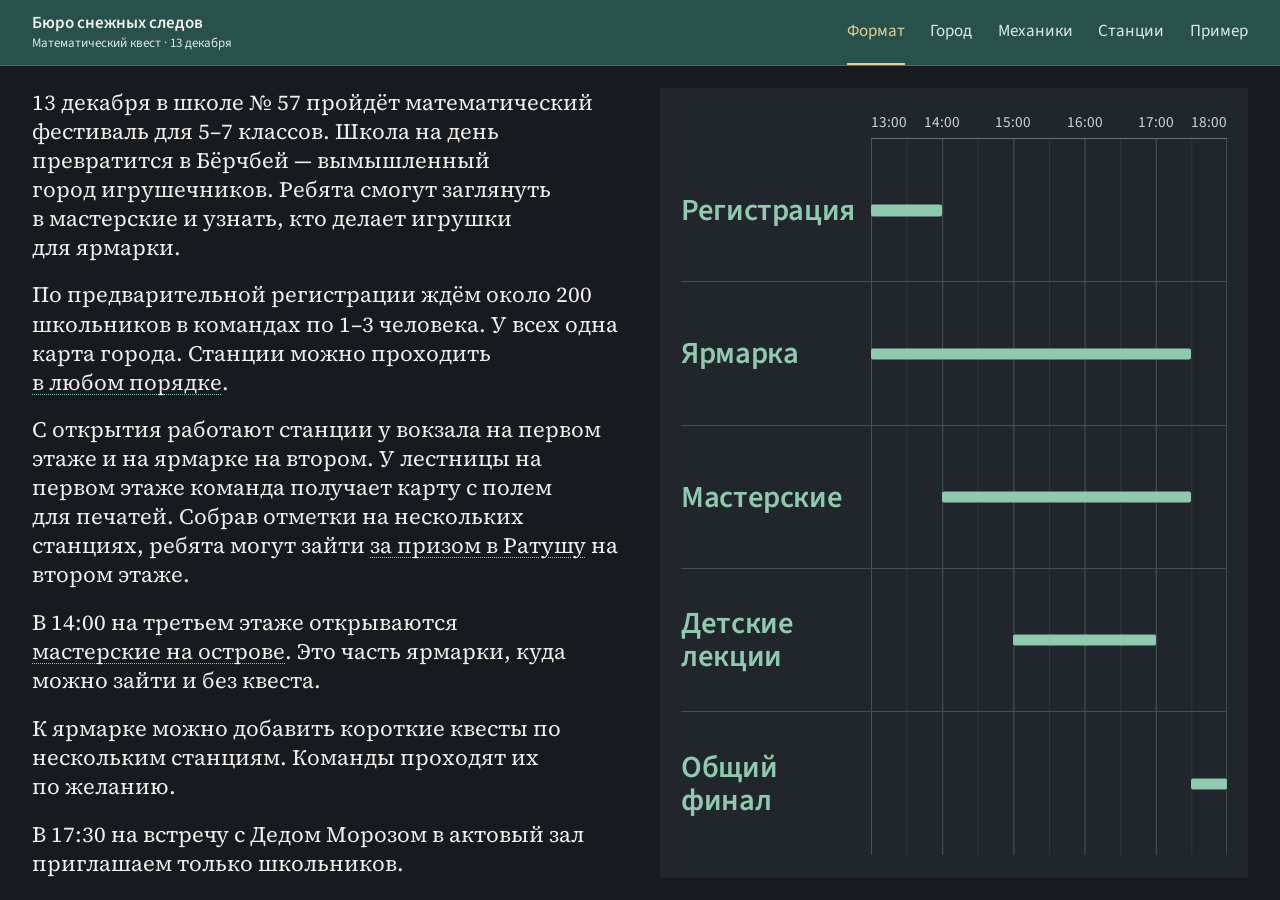
<file: birchbay/index.html>
<!DOCTYPE html>

<html lang="ru">
<head>
<meta charset="utf-8"/>
<meta content="width=device-width, initial-scale=1" name="viewport"/>
<title>Бюро снежных следов</title>
<link href="festival.css?v=c211afcf9a03" rel="stylesheet"/>
<meta content="Бюро снежных следов" property="og:title"/><meta content="Бюро снежных следов" property="og:site_name"/><meta content="13 декабря. Программа, станции и рабочий комплект команды фестиваля." property="og:description"/><meta content="website" property="og:type"/><meta content="https://d1-d57.github.io/kvest-57-2026/birchbay/" property="og:url"/><meta content="summary" name="twitter:card"/><meta content="Фестиваль 13 декабря в школе № 57: программа, Бёрчбей, станции, письма и печатные материалы для проведения." name="description"/><meta content="#29514b" name="theme-color"/></head>
<body>
<main id="cc">
<header class="festival-header">
<div class="festival-header-inner">
<a class="festival-brand" href="#format"><strong>Бюро снежных следов</strong> <small>Математический квест · 13 декабря</small></a>
<nav aria-label="Разделы фестиваля" class="festival-nav">
<a aria-current="page" href="#format">Формат</a>
<a href="#city">Город</a>
<a href="#games">Механики</a>
<a href="#festival-stations">Станции</a>
<a href="#example">Пример</a>
</nav>
</div>
</header>
<section aria-label="Формат" class="festival-panel hero" id="format">
<div class="festival-copy">
<p>13 декабря в школе № 57 пройдёт математический фестиваль для 5–7 классов. Школа на день превратится в Бёрчбей — вымышленный город игрушечников. Ребята смогут заглянуть в мастерские и узнать, кто делает игрушки для ярмарки.</p>
<p>По предварительной регистрации ждём около 200 школьников в командах по 1–3 человека. У всех одна карта города. Станции можно проходить <button aria-controls="faq-order" aria-expanded="false" aria-label="в любом порядке. А если мы пришли позже или хотим на лекцию?" class="mechanic-trigger faq-term" popovertarget="faq-order" type="button">в любом порядке</button>.</p>
<p>С открытия работают станции у вокзала на первом этаже и на ярмарке на втором. У лестницы на первом этаже команда получает карту с полем для печатей. Собрав отметки на нескольких станциях, ребята могут зайти <button aria-controls="faq-prize" aria-expanded="false" aria-label="за призом в Ратушу. Можно ли получить приз без квеста?" class="mechanic-trigger faq-term" popovertarget="faq-prize" type="button">за призом в Ратушу</button> на втором этаже.</p>
<p>В 14:00 на третьем этаже открываются <button aria-controls="faq-island" aria-expanded="false" aria-label="мастерские на острове. Чем мастерские отличаются от ярмарки и почему открываются позже?" class="mechanic-trigger faq-term" popovertarget="faq-island" type="button">мастерские на острове</button>. Это часть ярмарки, куда можно зайти и без квеста.</p>
<p>К ярмарке можно добавить короткие квесты по нескольким станциям. Команды проходят их по желанию.</p>
<p>В 17:30 на встречу с Дедом Морозом в актовый зал приглашаем только школьников.</p>
</div>
<section aria-label="Расписание фестиваля" class="day-program">
<div class="program-chart"><div aria-hidden="true" class="program-ruler"><span style="left:0%">13<small>:00</small></span><span style="left:20%">14<small>:00</small></span><span style="left:40%">15<small>:00</small></span><span style="left:60%">16<small>:00</small></span><span style="left:80%">17<small>:00</small></span><span style="left:100%">18<small>:00</small></span></div>
<ol class="program-events"><li class="program-row" style="--start:0%;--duration:20%"><div class="program-event"><button aria-controls="program-detail-1" aria-expanded="false" aria-label="Регистрация. Подробнее" class="mechanic-trigger" popovertarget="program-detail-1" type="button">Регистрация</button></div><div aria-label="Регистрация, с 13:00 до 14:00" class="program-track" role="img"><span class="program-bar"></span></div></li><li class="program-row" style="--start:0%;--duration:90%"><div class="program-event"><button aria-controls="program-detail-2" aria-expanded="false" aria-label="Ярмарка. Подробнее" class="mechanic-trigger" popovertarget="program-detail-2" type="button">Ярмарка</button></div><div aria-label="Ярмарка, с 13:00 до 17:30" class="program-track" role="img"><span class="program-bar"></span></div></li><li class="program-row" style="--start:20%;--duration:70%"><div class="program-event"><button aria-controls="program-detail-4" aria-expanded="false" aria-label="Мастерские. Подробнее" class="mechanic-trigger" popovertarget="program-detail-4" type="button">Мастерские</button></div><div aria-label="Мастерские, с 14:00 до 17:30" class="program-track" role="img"><span class="program-bar"></span></div></li><li class="program-row" style="--start:40%;--duration:40%"><div class="program-event"><button aria-controls="program-detail-5" aria-expanded="false" aria-label="Детские лекции. Подробнее" class="mechanic-trigger" popovertarget="program-detail-5" type="button">Детские лекции</button></div><div aria-label="Детские лекции, с 15:00 до 17:00" class="program-track" role="img"><span class="program-bar"></span></div></li><li class="program-row" style="--start:90%;--duration:10%"><div class="program-event"><button aria-controls="program-detail-6" aria-expanded="false" aria-label="Общий финал. Подробнее" class="mechanic-trigger" popovertarget="program-detail-6" type="button">Общий финал</button></div><div aria-label="Общий финал, с 17:30 до 18:00" class="program-track" role="img"><span class="program-bar"></span></div></li></ol></div>
</section>
</section>
<section aria-label="Город" class="festival-panel" hidden="" id="city">
<div aria-label="Сюжет" class="city-story" id="fabula" role="region">
<p>На берегу реки стоит Бёрчбей, город игрушечников. На острове напротив пристани работает Мастер с помощниками. К его мастерской с ярмарочной площади ведёт деревянный мост.</p>
<p>Каждую зиму на ярмарку привозят новые игрушки. К открытию ребята приезжают поездом и первыми пробуют их в деле. В лавках можно решить задачу, сыграть в игру или смастерить игрушку.</p>
<p>С ярмарки можно отправиться на остров. Для желающих несколько станций можно связать одной историей.</p>
<p>За мостом работают мастерские. Здесь ребята встречают снеговика:<br/>
у него своё сыскное агентство — Бюро снежных следов.</p>
<p>Среди этих чудес они начинают догадываться, кто хозяин мастерских. В финале Дед Мороз сам выходит к детям.</p>
</div>
<div aria-label="Расположение" class="city-location" id="school" role="region">
<ul class="zone-list"><li><button aria-controls="zone-directory-note" aria-expanded="false" aria-haspopup="dialog" class="zone-trigger" data-places="stations-arrival" popovertarget="zone-directory-note" type="button">Вокзал и Привокзальная площадь</button><small>гардероб</small><p>В гардеробе дети «сходят с поезда». У столов под лестницей дежурные находят команду в списке и выдают карту для прогулки по городу. На ней же ставят отметки.</p></li><li><button aria-controls="zone-directory-note" aria-expanded="false" aria-haspopup="dialog" class="zone-trigger" data-places="stations-quay" popovertarget="zone-directory-note" type="button">Набережная</button><small>I этаж</small><p>От площади одни команды идут в сторону пристани, другие спускаются в <button aria-controls="zone-directory-note" aria-expanded="false" aria-haspopup="dialog" class="zone-trigger zone-inline" data-places="stations-hill" popovertarget="zone-directory-note" type="button">спортзал</button> или сразу поднимаются на ярмарку.</p></li><li><button aria-controls="zone-directory-note" aria-expanded="false" aria-haspopup="dialog" class="zone-trigger" data-places="stations-fair stations-old-town" popovertarget="zone-directory-note" type="button">Ярмарка и Старый город</button><small>II этаж</small><p><button aria-controls="zone-directory-note" aria-expanded="false" aria-haspopup="dialog" class="zone-trigger zone-inline" data-places="stations-tree" popovertarget="zone-directory-note" type="button">У ёлки</button> на втором этаже сходятся два крыла. В одном торгуют и играют, в другом работают <button aria-controls="zone-directory-note" aria-expanded="false" aria-haspopup="dialog" class="zone-trigger zone-inline" data-places="stations-old-town" popovertarget="zone-directory-note" type="button">театр, училище и мастерские</button>. В учительской у ёлки — штаб организаторов.</p></li><li><button aria-controls="zone-directory-note" aria-expanded="false" aria-haspopup="dialog" class="zone-trigger" data-places="stations-island" popovertarget="zone-directory-note" type="button">Мастерские Деда Мороза</button><small>III этаж</small><p>Наверху дети попадают в усадьбу. За одной дверью собирают ёлочные игрушки, за другой показывают театр теней. Помощник Мастера подскажет, где есть места.</p></li><li><button aria-controls="zone-directory-note" aria-expanded="false" aria-haspopup="dialog" class="zone-trigger" data-places="stations-hall" popovertarget="zone-directory-note" type="button">Дом Деда Мороза</button><small>актовый зал</small><p>В Бюро гостей встречает снеговик-сыщик, а в актовом зале слушают лекции и собираются на финал. После основного потока гостей часть волонтёров переходит с регистрации в Бюро. Внизу остаётся дежурный для опоздавших.</p></li></ul>
</div>
</section>
<div class="zone-card" id="zone-directory-note" popover="auto" role="dialog">
<div class="zone-card-inner" tabindex="0"></div>
<button aria-label="Закрыть" class="zone-close" type="button">×</button>
</div>
<section aria-label="Механики" class="festival-panel" id="games"><p class="play-intro">На ярмарке ребята сами выбирают занятия.</p>
<div class="festival-copy"><ul class="stage-list"><li><button aria-controls="mechanic-example-1" aria-expanded="false" aria-label="Решить задачу. Примеры" class="mechanic-trigger" popovertarget="mechanic-example-1" type="button">Решить задачу</button> На станции команда берёт листок с задачами разной трудности. Выбирает одну, записывает решение и объясняет его ведущему. За следующей можно вернуться позже. </li><li><button aria-controls="mechanic-example-2" aria-expanded="false" aria-label="Сыграть партию. Примеры" class="mechanic-trigger" popovertarget="mechanic-example-2" type="button">Сыграть партию</button> Команды играют друг с другом. Если соперника пока нет, за стол садится ведущий. После партии можно разобрать ходы или взять задачу про ту же игру. </li><li><button aria-controls="mechanic-example-3" aria-expanded="false" aria-label="Смастерить игрушку. Примеры" class="mechanic-trigger" popovertarget="mechanic-example-3" type="button">Смастерить игрушку</button> Ребята собирают игрушку и проверяют, как она работает. Если что-то заедает или не держится, меняют конструкцию и пробуют снова. </li><li><button aria-controls="mechanic-example-4" aria-expanded="false" aria-label="Договориться с напарником. Примеры" class="mechanic-trigger" popovertarget="mechanic-example-4" type="button">Договориться с напарником</button> У каждого своя часть задания. Можно работать внутри команды, объединиться с соседями или попросить ведущего стать напарником. </li><li><button aria-controls="mechanic-example-5" aria-expanded="false" aria-label="Пройти квест. Примеры" class="mechanic-trigger" popovertarget="mechanic-example-5" type="button">Пройти квест</button> Дополнительный квест объединяет несколько станций в один маршрут. На последней станции ведущий ставит на карте отдельную отметку. </li><li><button aria-controls="mechanic-example-6" aria-expanded="false" aria-label="Получить отметку. Примеры" class="mechanic-trigger" popovertarget="mechanic-example-6" type="button">Получить отметку</button> За выполненное задание, готовую игрушку или сыгранную партию ведущий ставит печать на карте команды. С отметками за несколько станций можно зайти за призом в Ратушу. </li></ul></div>
</section>
<section aria-label="Станции" class="festival-panel" hidden="" id="festival-stations"><div class="catalog-key"><span class="sample-station">Игровые станции</span><span class="sample-place" title="Вокзал, площадь, ёлка, штаб, вход в усадьбу, Бюро и актовый зал">Службы и места встречи</span><a href="https://docs.google.com/spreadsheets/d/1_-AZ2h8Fq_GWkSKkp-a6S1Gc4gWQIEbKwZvOWYt6vDA/edit">Таблица станций</a><div class="catalog-note"><button aria-controls="provisional-note" aria-describedby="provisional-note" aria-expanded="false" type="button">Предварительный список </button><p class="note-text" hidden="" id="provisional-note" role="tooltip">В каталоге собраны предложения. Какие станции откроются и в каких кабинетах, уточним с ведущими после обхода школы. Раздатку для ведущих подготовят и напечатают организаторы.</p></div></div><div class="venue-guide"><div class="venue-column"><section class="school-place" id="stations-arrival" tabindex="-1"><h2>Вокзал и площадь<small>вход</small></h2><ul><li class="service"><strong>Вокзал</strong><span class="station-action">Оставить куртки в гардеробе и подняться на привокзальную площадь.</span></li><li class="service"><strong>Привокзальная площадь</strong><span class="station-action">У столов под лестницей взять одну карту с полем для печатей на команду.</span></li></ul></section><section class="school-place" id="stations-quay" tabindex="-1"><h2>Набережная<small>I этаж</small></h2><ul><li><strong>Дом станционного смотрителя</strong><span class="station-action">Пройти путевой лабиринт без левых поворотов.</span></li><li><strong>Сигнальная будка</strong><span class="station-action">Передать слово флажками. Напарник читает по сигнальной азбуке.</span></li><li><strong>Мостовая мастерская</strong><span class="station-action">Собрать мост из линеек или связать плот из палочек.</span></li><li><strong>Пристань паромщика</strong><span class="station-action">Решить задачи на переправы.</span></li><li><strong>Пекарня</strong><span class="station-action">Сыграть в ним с тремя рядами баранок: за ход можно брать баранки только из одного ряда.</span></li></ul></section><section class="school-place" id="stations-hill" tabindex="-1"><h2>Снежная горка<small>спортзал</small></h2><ul><li><strong>Ледяная дорожка</strong><span class="station-action">Сыграть в напольный кёрлинг. Чей мешочек остановится ближе к центру мишени?</span></li></ul></section><section class="school-place" id="stations-tree" tabindex="-1"><h2>Ёлочная площадь<small>холл II этажа</small></h2><ul><li class="service"><strong>Общая ёлка</strong><span class="station-action">Вариант для холла — общая ёлка на электронной доске.</span></li><li class="service"><strong>Ратуша</strong><span class="station-action">В учительской — штаб организаторов. Здесь выдают приз по отметкам на карте команды.</span></li></ul></section></div><div class="venue-column"><section class="school-place" id="stations-fair" tabindex="-1"><h2>Ярмарка<small>II этаж</small></h2><ul><li><strong>Зеркальная лавка</strong><span class="station-action">Восстановить вывеску с помощью зеркала.</span></li><li><strong>Трактир</strong><span class="station-action">Сыграть в SET с хозяйкой или с соседней командой.</span></li><li><strong>Типография</strong><span class="station-action">Вырезать силуэт для афиши одним разрезом сложенного листа.</span></li><li><strong>Городская почта</strong><span class="station-action">Расшифровать письмо по ключу и написать ответ тем же шифром.</span></li><li><strong>Стекольная лавка</strong><span class="station-action">Собрать витраж из цветной плёнки на прозрачной основе.</span></li></ul></section><section class="school-place" id="stations-old-town" tabindex="-1"><h2>Старый город<small>II этаж</small></h2><ul><li><strong>Училище</strong><span class="station-action">По числовым подсказкам закрасить клетки, чтобы появился рисунок.</span></li><li><strong>Кукольный театр</strong><span class="station-action">Сложить гуся для спектакля из семи частей танграма.</span></li><li><strong>Лавка фонарщика</strong><span class="station-action">Совместить два рисунка на вращающемся бумажном диске.</span></li><li><strong>Шахматный клуб</strong><span class="station-action">Сыграть в пешечные шахматы. Кто первым проведёт пешку на край доски?</span></li><li><strong>Лавка картографа</strong><span class="station-action">Сложить карту, которая раскрывается одним движением, или журавлика оригами.</span></li></ul></section></div><div class="venue-column"><section class="school-place" id="stations-island" tabindex="-1"><h2>Мастерские Деда Мороза<small>III этаж</small></h2><ul><li class="service"><strong>Вход в усадьбу</strong><span class="station-action">Волонтёр показывает дорогу к мастерским и подсказывает, где есть места.</span></li><li><strong>Театр теней</strong><span class="station-action">Расположить фигурки перед фонарём и собрать на экране силуэт героя.</span></li><li><strong>Олений двор</strong><span class="station-action">Завязать узел по рисунку. Выбрать петлю, которую можно распустить за один конец.</span></li><li><strong>Дом ёлочных игрушек</strong><span class="station-action">Склеить многогранник по развёртке и подвесить за вершину.</span></li><li><strong>Лавка алхимика</strong><span class="station-action">Опыт с равновесием. Передвигать грузики на крыльях, пока картонная птица не удержится клювом на пальце.</span></li><li><strong>Дом эльфов</strong><span class="station-action">Смастерить картонного плясуна. Потянешь за нитку — он вскинет руки и ноги.</span></li><li><strong>Пещера тролля</strong><span class="station-action">Перенести диски ханойской башни по одному на другой стержень, не кладя больший диск на меньший.</span></li></ul></section><section class="school-place" id="stations-hall" tabindex="-1"><h2>Дом Деда Мороза<small>актовый зал</small></h2><ul><li class="service"><strong>Бюро снежных следов</strong><span class="station-action">Здесь гостей острова встречает снеговик-сыщик.</span></li><li class="service"><strong>Актовый зал</strong><span class="station-action">Детские лекции и общий финал.</span></li></ul></section></div></div></section>
<div aria-label="Можно ли получить приз без квеста?" autofocus="" class="mechanic-card" id="faq-prize" popover="auto" role="group" tabindex="-1"><strong class="faq-question">Можно ли получить приз без квеста?</strong><p>Да. В Ратуше достаточно показать печати за несколько станций на выбор. За законченный квест команда получает отдельную отметку на той же карте.</p></div>
<div aria-label="Чем мастерские отличаются от ярмарки и почему открываются позже?" autofocus="" class="mechanic-card" id="faq-island" popover="auto" role="group" tabindex="-1"><strong class="faq-question">Чем мастерские отличаются от ярмарки и почему открываются позже?</strong><p>Ярмарка начинается в городских лавках на двух нижних этажах. Мастерские на острове — ещё один её район, где дети могут сами собрать игрушку или поставить сцену в театре теней. Остров открывается через час, чтобы ребята успели освоиться в городе, а организаторы — встретить основной поток гостей и подготовить мастерские.</p></div>
<div aria-label="А если мы пришли позже или хотим на лекцию?" autofocus="" class="mechanic-card" id="faq-order" popover="auto" role="group" tabindex="-1"><strong class="faq-question">А если мы пришли позже или хотим на лекцию?</strong><p>На регистрации подскажут, какие станции сейчас открыты. Можно зайти в одну лавку, уйти на лекцию и продолжить прогулку с любого места.</p></div>
<div aria-label="Регистрация" autofocus="" class="mechanic-card" id="program-detail-1" popover="auto" role="group" tabindex="-1"><p>Дежурный под лестницей выдаст карту и подскажет, с какой станции начать. Опоздавших зарегистрируют и после 14:00.</p></div><div aria-label="Ярмарка" autofocus="" class="mechanic-card" id="program-detail-2" popover="auto" role="group" tabindex="-1"><p>I и II этажи. Можно выбирать любые открытые станции.</p></div><div aria-label="Мастерские" autofocus="" class="mechanic-card" id="program-detail-4" popover="auto" role="group" tabindex="-1"><p>III этаж. Вход свободный. За выполненное задание здесь ставят такую же отметку, как внизу.</p></div><div aria-label="Детские лекции" autofocus="" class="mechanic-card" id="program-detail-5" popover="auto" role="group" tabindex="-1"><p>Актовый зал. Первая детская лекция начнётся в 15:00. Время следующих выступлений уточняется.</p></div><div aria-label="Общий финал" autofocus="" class="mechanic-card" id="program-detail-6" popover="auto" role="group" tabindex="-1"><p>Актовый зал. Зрительские места на финале — только для школьников.</p></div><div aria-label="Примеры. Решить задачу" autofocus="" class="mechanic-card" id="mechanic-example-1" popover="auto" role="group" tabindex="-1"><p>В Училище по числам восстанавливают рисунок, на пристани ищут способ переправить всех пассажиров.</p></div>
<div aria-label="Примеры. Сыграть партию" autofocus="" class="mechanic-card" id="mechanic-example-2" popover="auto" role="group" tabindex="-1"><p>В трактире ищут тройки карт, в пекарне играют в ним, в шахматном клубе — в пешечные шахматы, в спортзале — в кёрлинг.</p></div>
<div aria-label="Примеры. Смастерить игрушку" autofocus="" class="mechanic-card" id="mechanic-example-3" popover="auto" role="group" tabindex="-1"><p>В Доме эльфов мастерят плясуна на нитке, в Лавке фонарщика — игрушку с двумя рисунками на вращающемся диске. Игрушку забирают домой. В Мостовой мастерской испытывают мост грузом и разбирают его для следующей команды.</p></div>
<div aria-label="Примеры. Договориться с напарником" autofocus="" class="mechanic-card" id="mechanic-example-4" popover="auto" role="group" tabindex="-1"><p>В будке один посылает сигнал, другой его читает. На почте обмениваются шифровками. В театре теней один двигает фигурки, другой со стороны зала подсказывает, куда их сдвинуть.</p></div>
<div aria-label="Пройти квест. Примеры" autofocus="" class="mechanic-card" id="mechanic-example-5" popover="auto" role="group" tabindex="-1"><p>Если нужное задание уже выполнено, оно засчитывается. Когда на знакомой станции предлагают новое задание, туда можно вернуться.</p><a class="route-ref" href="#example" tabindex="0">Путь одной команды ↗</a></div>
<div aria-label="Получить отметку. Примеры" autofocus="" class="mechanic-card" id="mechanic-example-6" popover="auto" role="group" tabindex="-1"><p>В трактире печать полагается за сыгранную партию в SET. Её получает и команда, которая проиграла.</p></div>
<section aria-label="Пример" class="festival-panel" id="example"><div class="day-route"><p class="day-lead">Двое шестиклассников приезжают к открытию ярмарки. В этом примере ребята гуляют по ярмарке, проходят короткий квест и остаются на финал.</p><ol class="day-list"><li><time>13:00</time><p><strong class="day-address">Вокзал</strong> Оставляют куртки и поднимаются на первый этаж.</p></li><li><time>13:05</time><p><strong class="day-address">Привокзальная площадь</strong> Берут у дежурного одну карту на двоих и выбирают, с чего начать.</p></li><li><time>13:15</time><p><strong class="day-address" data-activity="station">Мостовая мастерская</strong> Собирают мост из линеек и ставят на него пробный груз. На карте появляется первая печать.</p></li><li><time>13:35</time><p><strong class="day-address" data-activity="station">Лавка картографа</strong> Складывают карту и учатся раскрывать её одним движением.</p></li><li><time>13:55</time><p><strong class="day-address" data-activity="station">Трактир</strong> Играют в SET и получают на карту печать трактира.</p></li><li><time>14:15</time><p><strong class="day-address" data-activity="station">Училище</strong> Решают японскую головоломку. Дальше им хочется заглянуть в Кукольный театр.</p></li><li><time>14:40</time><p><strong class="day-address" data-activity="station">Кукольный театр</strong> Складывают из семи деталей танграма фигуру для спектакля. В их квесте ещё две станции — Типография и Театр теней.</p></li></ol><ol class="day-list"><li><time>15:00</time><p><strong class="day-address" data-activity="station">Типография</strong> Вырезают из сложенного листа силуэт одним разрезом. До конца маршрута остаётся одна станция — Театр теней на острове.</p></li><li><time>15:12</time><p><strong class="day-address">Вход в усадьбу</strong> Поднимаются на третий этаж. Дежурный показывает, где театр теней.</p></li><li><time>15:20</time><p><strong class="day-address" data-activity="station">Театр теней</strong> Перед фонарём подбирают положение фигурок, пока на экране не появится задуманный силуэт. Ведущий говорит ребятам, что квест пройден, и ставит на карте отдельную печать.</p></li><li><time>15:38</time><p><strong class="day-address">Ратуша</strong> Возвращаются на второй этаж. В Ратуше показывают отметки за станции и получают приз.</p></li><li><time>15:48</time><p><strong class="day-address">Общая ёлка</strong> У ёлки рассматривают карту и выбирают, куда пойдут дальше.</p></li><li><time>17:05</time><p><strong class="day-address" data-activity="station">Лавка фонарщика</strong> Мастерят диск с птицей и клеткой на двух сторонах. Натягивают скрученные нитки — и птица оказывается в клетке.</p></li><li><time>17:30</time><p><strong class="day-address">Финал</strong> Приходят в актовый зал. Узнают в Мастере Деда Мороза. В 18:00 ребята уходят домой.</p></li></ol></div></section><section aria-label="Проведение" class="festival-panel" hidden="" id="guide">
<div class="guide-inner"><h1>Памятка организатору</h1>
<p class="guide-place">13 декабря · Школа № 57 · Малый Знаменский пер., 7/10, стр. 5</p>
<div class="brief-guide">
<p><strong>Карта и маршруты.</strong> В 13:00 организаторы открывают первые станции. На регистрации каждая команда получает одну карту с полем для печатей. На последней станции квеста ведущий ставит отдельную отметку за маршрут.</p>
<p><strong>Мастерские и Бюро.</strong> С 14:00 мастерские на III этаже принимают команды по мере прихода. На детской карте обозначьте этот район как «Остров Мастера» и укажите час открытия. У входа в мастерские организаторы подскажут, какой стол свободен. Когда основной поток гостей пройдёт, часть волонтёров с регистрации переходит в Бюро. Они встречают детей и помогают найти свободную станцию. Внизу остаётся дежурный с картами.</p>
<p><strong>Лекции и финал.</strong> Детские лекции начинаются в 15:00, в программе на них отведено время до 17:00. В 17:30 школьники собираются в актовом зале на финал. Окончание в 18:00.</p>
</div>
<div class="guide-links"><a href="karta.html"><strong>Эскиз карты команды</strong><span>Пробное размещение районов и поля для печатей. Формат листа, станции и кабинеты уточним перед печатью.</span></a></div>
<details class="guide-archive"><summary>Материалы предыдущей редакции</summary><p>Здесь сохранены ранние сценарии и заготовки. Расписание и состав станций изменились.</p>
<div class="archive-links"><a href="provedenie.html">Порядок дня и роли</a><a href="stancii.html">Карточки станций</a><a href="dela.html">Четыре письма</a><a href="pechat.html">Карты, листы и билеты</a><a href="proba.html">Проба о зайце и бумажные шары</a></div></details>
<p class="guide-bottom"><a class="save-guide" download="BIRCHBAY.html" href="BIRCHBAY.html">Скачать весь комплект одним HTML-файлом</a></p></div></section>
</main>
<script defer="" src="festival.js?v=aeea0e3dd7e1"></script>
</body></html>
</file>
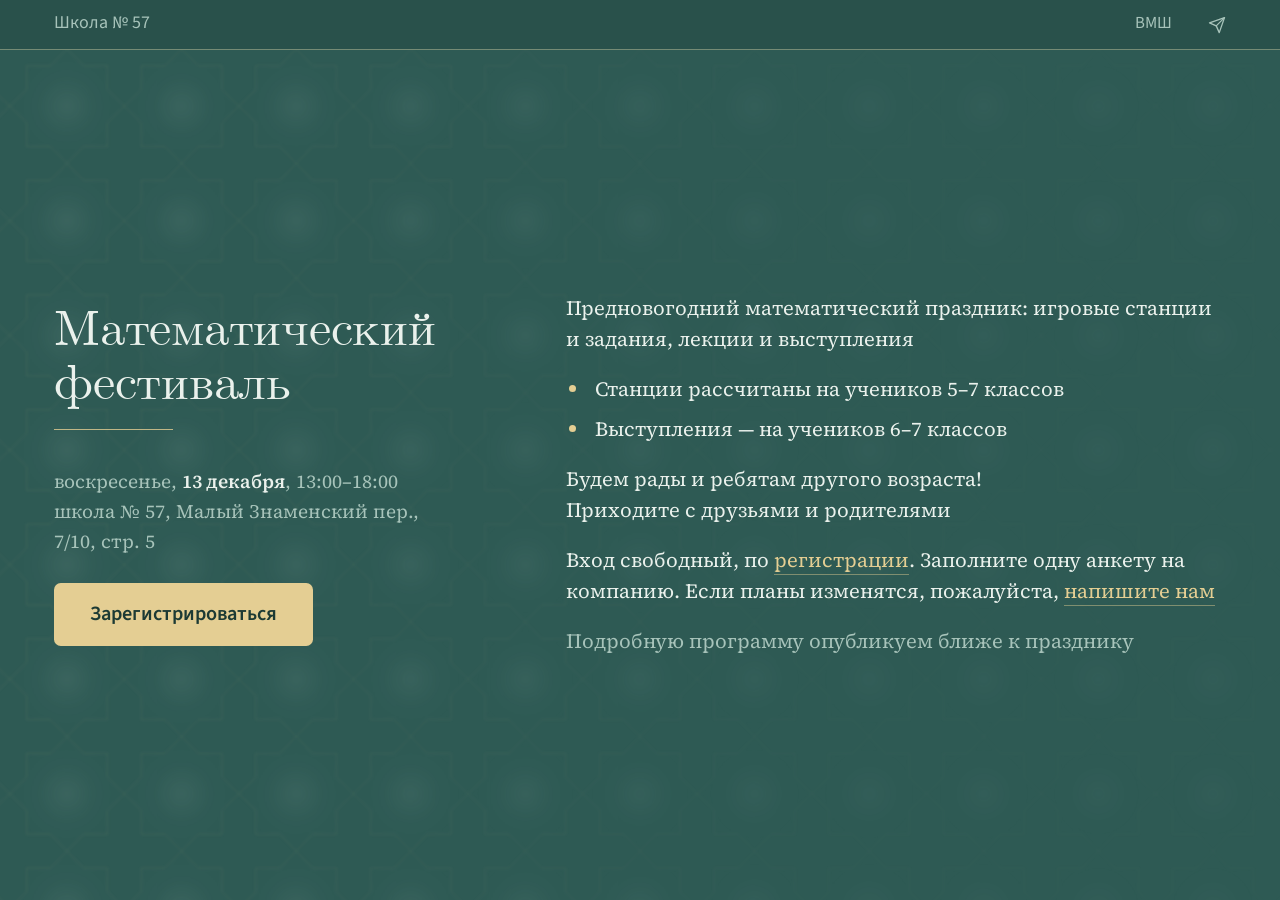
<file: uchastnikam/index.html>
<!doctype html>
<html lang="ru">
<head>
<meta charset="utf-8">
<meta name="viewport" content="width=device-width,initial-scale=1,minimum-scale=1">
<title>Математический фестиваль · 13 декабря</title>
<meta name="description" content="Предновогодний математический фестиваль в рамках ВМШ: математические игры и станции, лекции и выступления. 13 декабря, школа № 57. Бесплатно, по регистрации.">
<meta property="og:title" content="Математический фестиваль · 13 декабря">
<meta property="og:description" content="Математические игры и станции, лекции и выступления. 13 декабря, школа № 57. Бесплатно, по регистрации.">
<style>
/* Site style of «Математические проекты · школа 179». Law: stranica/DIZAJN-MANIFEST.md.
   Fonts, scale and spacing are copied from spetsmat-bot «Ключики» (veb/obshchee/karkas.py,
   veb/obshchee/fon.py) with the same numbers. Numbers are layout px; build.py adds the
   width-multiplier copy (masshtab.py).  is replaced by the page's path to the site root. */

@font-face{font-family:'Source Sans 3';font-style:normal;font-weight:400;font-display:swap;src:url(shrifty/source-sans-3-cyrillic-400-normal.woff2) format('woff2');unicode-range:U+0301,U+0400-045F,U+0490-0491,U+04B0-04B1,U+2116}
@font-face{font-family:'Source Sans 3';font-style:normal;font-weight:400;font-display:swap;src:url(shrifty/source-sans-3-latin-400-normal.woff2) format('woff2');unicode-range:U+0000-00FF,U+0131,U+0152-0153,U+02BB-02BC,U+02C6,U+02DA,U+02DC,U+0304,U+0308,U+0329,U+2000-206F,U+20AC,U+2122,U+2191,U+2193,U+2212,U+2215,U+FEFF,U+FFFD}
@font-face{font-family:'Source Sans 3';font-style:normal;font-weight:600;font-display:swap;src:url(shrifty/source-sans-3-cyrillic-600-normal.woff2) format('woff2');unicode-range:U+0301,U+0400-045F,U+0490-0491,U+04B0-04B1,U+2116}
@font-face{font-family:'Source Sans 3';font-style:normal;font-weight:600;font-display:swap;src:url(shrifty/source-sans-3-latin-600-normal.woff2) format('woff2');unicode-range:U+0000-00FF,U+0131,U+0152-0153,U+02BB-02BC,U+02C6,U+02DA,U+02DC,U+0304,U+0308,U+0329,U+2000-206F,U+20AC,U+2122,U+2191,U+2193,U+2212,U+2215,U+FEFF,U+FFFD}
@font-face{font-family:'Source Serif 4';font-style:normal;font-weight:400;font-display:swap;src:url(shrifty/source-serif-4-cyrillic-400-normal.woff2) format('woff2');unicode-range:U+0301,U+0400-045F,U+0490-0491,U+04B0-04B1,U+2116}
@font-face{font-family:'Source Serif 4';font-style:normal;font-weight:400;font-display:swap;src:url(shrifty/source-serif-4-latin-400-normal.woff2) format('woff2');unicode-range:U+0000-00FF,U+0131,U+0152-0153,U+02BB-02BC,U+02C6,U+02DA,U+02DC,U+0304,U+0308,U+0329,U+2000-206F,U+20AC,U+2122,U+2191,U+2193,U+2212,U+2215,U+FEFF,U+FFFD}
@font-face{font-family:'Source Serif 4';font-style:normal;font-weight:600;font-display:swap;src:url(shrifty/source-serif-4-cyrillic-600-normal.woff2) format('woff2');unicode-range:U+0301,U+0400-045F,U+0490-0491,U+04B0-04B1,U+2116}
@font-face{font-family:'Source Serif 4';font-style:normal;font-weight:600;font-display:swap;src:url(shrifty/source-serif-4-latin-600-normal.woff2) format('woff2');unicode-range:U+0000-00FF,U+0131,U+0152-0153,U+02BB-02BC,U+02C6,U+02DA,U+02DC,U+0304,U+0308,U+0329,U+2000-206F,U+20AC,U+2122,U+2191,U+2193,U+2212,U+2215,U+FEFF,U+FFFD}
@font-face{font-family:'CMU Serif';font-style:normal;font-weight:400;font-display:swap;src:url(shrifty/cmunrm-kir.woff2) format('woff2')}
@font-face{font-family:'CMU Serif';font-style:normal;font-weight:700;font-display:swap;src:url(shrifty/cmunbx-kir.woff2) format('woff2')}
@font-face{font-family:'CM Kapitel';font-style:normal;font-weight:400;font-display:swap;src:url(shrifty/cm-kapitel.woff2) format('woff2')}

/* Palette — the green of the site's first version (owner 22.10: «красивый зелёный цвет, мы его
   уже выбрали»), mapped onto the «Ключики» token names. One scheme: the site is green in light
   and dark mode alike. Scale and spacing — «Ключики» §3.2–3.3. */
:root{--bg:#2E5A54;--panel:#29514B;--text:#EAF1EC;--muted:#A7C3BA;--faint:#7F9F95;--rule:#4A716A;
  --accent:#E4CE93;--accent-soft:#3F6A5F;--chip:#8FC9AE;--chip-tekst:#1C3A34;
  --sans:"Source Sans 3",system-ui,-apple-system,"Helvetica Neue",Arial,sans-serif;
  --serif:"Source Serif 4",Georgia,"Times New Roman",serif;
  --tex:'CMU Serif',KaTeX_Main,var(--serif);
  --k-m:12px;--k-r:16px;--k-ch:20px;--k-k:24px;
  --o1:4px;--o2:8px;--o3:12px;--o4:16px;--o5:24px;--o6:32px;--o7:48px;
  --pole:48px;--h-polosa:44px;--h-knopka:32px;--h-seg:28px;--zn:18px;--r:6px;
  --ten:0 6px 24px rgb(0 0 0 / .25);
  --knopka:color-mix(in srgb,var(--text) 8%,transparent);
  --podlozhka:color-mix(in srgb,var(--bg) 20%,transparent);--podl-kraj:0 0 40px 20px;
  --play:34px;color-scheme:dark}
@media(max-width:760px){:root{--pole:16px;--h-knopka:44px;--h-seg:36px;--zn:20px;--play:38px}}

*{box-sizing:border-box}
html{-webkit-text-size-adjust:100%}
body{margin:0;background:var(--bg);color:var(--text);font:400 var(--k-r)/1.375 var(--sans)}
a{color:var(--accent);text-decoration:none}
p{margin:0}
:focus-visible{outline:2px solid var(--accent);outline-offset:2px}

/* Ornament — one layer under the whole window (uzor.py draws it). */
@media screen{
  body::before{content:"";position:fixed;inset:-6px;z-index:-1;pointer-events:none;
    background:url(uzor.svg) center/max(100%,133.34vh,1600px) auto no-repeat;
    filter:blur(1.2px)}
  /* No text plate: the ornament is quiet enough (a plate showed as a lighter rectangle). */
}
/* Behind the feed the ornament fades to 40 %: full in the poster half, quiet under the text
   (fresh-eye review 22.10: glow spots at the step of the lines made the text flicker). */
@media screen and (min-width:900px){
  /* Owner 22.10: brighter at the very left, a long gentle fade, never quite gone on the right. */
  body::before{--uz1:30%;--uz2:62%;
    -webkit-mask-image:linear-gradient(90deg,#000 0,rgb(0 0 0/.8) var(--uz1),rgb(0 0 0/.42) var(--uz2),rgb(0 0 0/.34) 100%);
            mask-image:linear-gradient(90deg,#000 0,rgb(0 0 0/.8) var(--uz1),rgb(0 0 0/.42) var(--uz2),rgb(0 0 0/.34) 100%)}
  body.oblozhka::before{--uz1:38%;--uz2:72%}
}
@media screen and (max-width:899px){body::before{opacity:.5}}

/* Strip: one sans, one size; current — ink and a 2 px gold line. */
.polosa{position:relative;top:0;z-index:40;height:var(--h-polosa);display:flex;align-items:stretch;
  gap:var(--o6);padding:0 var(--pole);background:var(--panel);border-bottom:1px solid var(--rule)}
.polosa a{display:flex;align-items:center;color:var(--muted);font:400 var(--k-r)/22px var(--sans);
  border-bottom:2px solid transparent;margin-bottom:-1px;white-space:nowrap}
.polosa a:hover{color:var(--text)}
.polosa a[aria-current]{color:var(--text);border-bottom-color:var(--accent)}
.polosa .polosa-dom{margin-right:auto}
.polosa-tel{display:none}

/* «афиша + лента»: two halves from 900 px. */
.razvorot{display:grid;grid-template-columns:1fr 1fr}
.afisha{display:flex;flex-direction:column;justify-content:safe center;padding:var(--o6) var(--o7) var(--o6) var(--pole)}
.afisha>.podl{max-width:36rem}
.lenta{display:flex;flex-direction:column;padding:var(--o7) var(--pole) var(--o7) var(--o7)}
.lenta>.lenta-telo{max-width:46rem;width:100%}
@media(min-width:900px){
  body{height:100dvh;overflow:hidden;display:flex;flex-direction:column}
  .razvorot{flex:1;min-height:0}
  .afisha{overflow:hidden}
  .lenta{overflow-y:auto;scroll-behavior:smooth;overscroll-behavior:contain;scrollbar-color:var(--rule) transparent}
  body.oblozhka .lenta{justify-content:center}
  .razvorot{grid-template-columns:2fr 3fr}
  body.oblozhka .razvorot{grid-template-columns:1fr 1fr}   /* the poster title needs half the window */
}
@media(max-width:899px){
  .razvorot{grid-template-columns:1fr}
  .afisha{padding:var(--o6) var(--pole) var(--o5)}
  .lenta{padding:var(--o3) var(--pole) var(--o7)}
}

/* Headings — Computer Modern; the poster size once, on the main page. */
.zag{margin:0;font:400 2.75rem/1.1 var(--tex);letter-spacing:-.005em;color:var(--text)}
.glav-zag{font-size:clamp(2.6rem,min(4.6vw,8vh),4.8rem);line-height:1.04;text-wrap:balance}
.pod{margin:var(--o3) 0 0;padding-top:var(--o3);border-top:1px solid var(--text);
  font:400 1.2rem/1.3 'CM Kapitel',var(--tex);letter-spacing:.08em;color:var(--muted)}
.lid{margin-top:var(--o5);font:400 var(--k-ch)/30px var(--serif);text-wrap:pretty}

/* Year timeline: past — ink with ✓, current — gold, future — pencil with a month. */
.god{list-style:none;margin:var(--o6) 0 0;padding:0;font:400 var(--k-r)/22px var(--sans)}
.god li{position:relative;display:grid;grid-template-columns:9rem 1fr;gap:var(--o3);
  padding:0 0 var(--o2) var(--o5);color:var(--faint)}
.god li::before{content:"";position:absolute;left:4px;top:15px;bottom:-7px;width:1px;background:var(--rule)}
.god li:last-child::before{display:none}
.god li::after{content:"";position:absolute;left:0;top:7px;width:9px;height:9px;border-radius:50%;
  background:var(--bg);border:1px solid currentColor}
.god .kogda{color:inherit}
.god .proshlo{color:var(--text)}
.god .proshlo::after{background:currentColor}
.god .proshlo .kogda{color:var(--muted)}
.god .sejchas{color:var(--accent)}
.god .sejchas::after{background:currentColor;box-shadow:0 0 0 3px color-mix(in srgb,var(--accent) 25%,transparent)}

/* Main page feed: three entries, nothing else. */
.vhody{list-style:none;margin:0;padding:0}
.vhody a{display:flex;align-items:baseline;gap:.3em;padding:var(--o5) 0;border-top:1px solid var(--rule);
  color:var(--text);font:400 clamp(2.2rem,3.4vw,3.4rem)/1.1 var(--tex)}
.vhody li:first-child a{border-top:0}
.vhody a::after{content:"→";font-family:var(--sans);font-size:.55em;color:var(--accent);opacity:0;
  transform:translateX(-.3em);transition:opacity .15s,transform .15s}
.vhody a:hover{color:var(--accent)}
.vhody a:hover::after{opacity:1;transform:none}

/* Cards: two levels — the title is visible, the text opens on a click. */
.kartochka{padding:var(--o5) 0;scroll-margin-top:var(--o4)}
.kartochka:first-child{padding-top:0}
/* A rule only between two visible cards — the tag filter hides cards (no lone rule on top). */
.kartochka:not([hidden])~.kartochka:not([hidden]){border-top:1px solid var(--rule)}
.shapka{display:flex;align-items:center;min-height:var(--play);justify-content:space-between;gap:var(--o4)}
.kto{font:600 var(--k-ch)/28px var(--serif)}
.gde{margin-left:var(--o2);white-space:nowrap;font:400 var(--k-r)/22px var(--sans);color:var(--muted)}
details.raskr{margin-top:var(--o2)}
details.raskr>summary{list-style:none;cursor:pointer;display:flex;align-items:baseline;gap:var(--o2);
  font:400 var(--k-k)/30px var(--tex);color:var(--text)}
details.raskr>summary::-webkit-details-marker{display:none}
details.raskr .nazv{text-wrap:balance}
details.raskr>summary::before{content:"";flex:none;width:14px;height:14px;align-self:flex-start;margin-top:9px;background:var(--muted);
  -webkit-mask:var(--zn-menyu) center/contain no-repeat;mask:var(--zn-menyu) center/contain no-repeat;
  transform:rotate(-90deg);transition:transform .15s}
details.raskr[open]>summary::before{transform:none}
details.raskr>summary:hover{color:var(--accent)}
details.raskr>summary:hover::before{background:var(--accent)}
.tekst{margin:var(--o3) 0 var(--o4) 22px;font:400 18px/28px var(--serif);color:var(--text);text-wrap:pretty}
.tekst p+p{margin-top:var(--o3)}
.chip{display:inline-block;margin-left:var(--o2);padding:0 var(--o2);border-radius:var(--r);background:var(--chip);
  color:var(--chip-tekst);font:400 var(--k-m)/20px var(--sans);vertical-align:middle}

/* Play buttons — the sign everyone knows, no words; the caption appears on hover. */
.video{display:flex;gap:var(--o2);flex:none}
.play{position:relative;display:grid;place-items:center;width:var(--play);height:var(--play);border-radius:50%;
  background:color-mix(in srgb,var(--accent) 16%,transparent);color:color-mix(in srgb,var(--accent) 80%,var(--bg));
  transition:background .15s,color .15s}
.play:hover{background:var(--accent);color:var(--chip-tekst)}
.play::before{content:"";width:40%;height:40%;margin-left:8%;background:currentColor;
  -webkit-mask:var(--zn-play) center/contain no-repeat;mask:var(--zn-play) center/contain no-repeat}
.play::after{content:attr(data-podskazka);position:absolute;bottom:calc(100% + 8px);right:0;z-index:5;
  padding:var(--o1) var(--o2);border-radius:var(--r);background:var(--panel);box-shadow:var(--ten);
  color:var(--text);font:400 var(--k-r)/22px var(--sans);white-space:nowrap;
  opacity:0;pointer-events:none;transform:translateY(4px);transition:opacity .12s,transform .12s}
.play:hover::after,.play:focus-visible::after{opacity:1;transform:none}
:root{
  --zn-play:url("data:image/svg+xml,%3Csvg xmlns='http://www.w3.org/2000/svg' viewBox='0 0 24 24'%3E%3Cpath d='M6 3.5v17a1 1 0 0 0 1.5.86l14-8.5a1 1 0 0 0 0-1.72l-14-8.5A1 1 0 0 0 6 3.5z'/%3E%3C/svg%3E");
  --zn-menyu:url("data:image/svg+xml,%3Csvg xmlns='http://www.w3.org/2000/svg' viewBox='0 0 24 24' fill='none' stroke='%23000' stroke-width='2' stroke-linecap='round' stroke-linejoin='round'%3E%3Cpath d='m6 9 6 6 6-6'/%3E%3C/svg%3E")}

/* Tag filter on /temy/. */
.filtr{display:flex;flex-wrap:wrap;gap:var(--o2);margin-top:var(--o6)}
.filtr button{height:var(--h-seg);padding:0 var(--o3);border:0;border-radius:var(--r);cursor:pointer;
  background:var(--knopka);color:var(--muted);font:400 var(--k-r)/22px var(--sans)}
.filtr button:hover{color:var(--text)}
.filtr button[aria-pressed=true]{background:var(--accent);color:var(--chip-tekst)}
.kartochka[hidden]{display:none}

/* Project card: title opens the announcement; people under the title. */
.proekt>details.raskr{margin-top:0}
.proekt>details.raskr>summary{font-size:28px;line-height:34px}
.lyudi{margin:var(--o1) 0 0 22px;display:flex;flex-wrap:wrap;gap:0 var(--o4);
  font:400 17px/26px var(--serif);color:var(--muted)}
.lyudi .shk{color:var(--text)}
.lyudi a{color:var(--muted)}
.lyudi a:hover{color:var(--accent)}
.etapy{list-style:none;margin:var(--o3) 0 0 22px;padding:0;display:flex;flex-wrap:wrap;gap:var(--o1) var(--o5);
  font:400 var(--k-r)/22px var(--sans);color:var(--faint)}
.etapy .proshlo{color:var(--text)}
.etapy .sejchas{color:var(--accent)}

/* Phone: the strip shows the current section; the rest opens under it. */
@media(max-width:760px){
  .polosa{gap:0}
  .polosa>a{display:none}
  .polosa-tel{display:block;position:relative;flex:1}
  .polosa-tel>summary{list-style:none;display:flex;align-items:center;gap:var(--o1);height:100%;cursor:pointer;
    font:600 var(--k-ch)/28px var(--sans);color:var(--text)}
  .polosa-tel>summary::-webkit-details-marker{display:none}
  .polosa-tel>summary::after{content:"";width:20px;height:20px;background:var(--muted);
    -webkit-mask:var(--zn-menyu) center/contain no-repeat;mask:var(--zn-menyu) center/contain no-repeat}
  .polosa-tel[open]>summary::after{transform:rotate(180deg)}
  .polosa-tel nav{position:absolute;top:100%;left:calc(-1 * var(--pole));right:calc(-1 * var(--pole));
    background:var(--panel);box-shadow:var(--ten);border-top:1px solid var(--rule);padding:var(--o1) 0}
  .polosa-tel nav a{display:flex;align-items:center;height:44px;padding:0 var(--pole);color:var(--muted);font-size:var(--k-ch)}
  .polosa-tel nav a[aria-current]{color:var(--text);box-shadow:inset 2px 0 0 var(--accent)}
  .glav-zag{font-size:2.5rem}
  .zag{font-size:2.2rem}
  .pod{font-size:1.05rem}
  .lid{font-size:19px;line-height:28px}
  .vhody a{font-size:2rem;padding:var(--o4) 0}
  .vhody a::after{opacity:1;transform:none}
  details.raskr>summary{font-size:22px;line-height:28px}
  .proekt>details.raskr>summary{font-size:24px;line-height:30px}
  .tekst{margin-left:22px}
}

/* Project summary: chevron | title, people on the next line. */
.proekt details.raskr>summary{display:grid;grid-template-columns:14px 1fr;column-gap:var(--o2);align-items:baseline}
.proekt details.raskr>summary::before{align-self:start;margin-top:11px}
.proekt .lyudi{grid-column:2;margin-left:0}
.proekt .tekst,.proekt .etapy{margin-left:22px}

.f{font-family:var(--serif);white-space:nowrap}
.f i{font-style:italic}
@media(max-width:760px){details.raskr>summary::before{margin-top:8px}.proekt details.raskr>summary::before{margin-top:9px}}

/* Icons (Lucide, inline). */
.ik{width:var(--zn);height:var(--zn);flex:none}

/* Telegram channel — an icon at the right end of the strip, on every page. */
.polosa-kanal{display:flex;align-items:center;color:var(--muted)}
.polosa-kanal:hover{color:var(--accent)}
.polosa-kanal .ik{width:20px;height:20px}
@media(max-width:760px){.polosa>a.polosa-kanal{display:flex;padding:0 0 0 var(--o4)}}

/* Year timeline: a short hint on hover or tap (focus). */
.god{width:max-content;max-width:100%}
.god li{cursor:default;outline-offset:4px}
.god .et{text-decoration:underline dotted color-mix(in srgb,currentColor 45%,transparent);text-underline-offset:.25em}
.god .pods{position:absolute;left:var(--o5);top:calc(100% - 2px);width:20rem;padding:var(--o2) var(--o3);
  border-radius:var(--r);background:var(--panel);box-shadow:var(--ten);color:var(--text);
  font:400 var(--k-r)/22px var(--sans);opacity:0;pointer-events:none;transform:translateY(-4px);
  transition:opacity .12s,transform .12s;z-index:5}
.god li:hover .pods,.god li:focus .pods{opacity:1;transform:none}
@media(max-width:899px){
  .god{width:auto}
  .god .pods{position:static;grid-column:1/-1;width:auto;display:none;margin-top:var(--o1);transform:none;opacity:1}
  .god li:focus .pods{display:block}
}

/* «Как устроено»: facts with icons in the poster; theses in the feed. */
.fakty{list-style:none;margin:var(--o6) 0 0;padding:0;display:grid;grid-template-columns:1fr;gap:var(--o4);
  font:400 var(--k-ch)/26px var(--serif)}
.fakty li{display:flex;align-items:center;gap:var(--o3)}
.fakty .ik{width:20px;height:20px;color:var(--muted)}
.razdel+.razdel{margin-top:var(--o6)}
.razdel-zag{margin:0 0 var(--o2);font:400 1.1rem/1.3 'CM Kapitel',var(--tex);letter-spacing:.08em;text-transform:lowercase;color:var(--muted)}
.razdel details.raskr>summary{font-size:22px;line-height:30px}
.shema{display:grid;grid-template-columns:auto 1fr;gap:var(--o1) var(--o4);margin:var(--o4) 0 0 22px;
  font:400 var(--k-r)/24px var(--sans);color:var(--muted)}
.shema>div{display:contents}
.shema .kto-otv{color:var(--text);font-weight:600}
.razobrano{margin:var(--o3) 0 var(--o2) 22px;font:400 var(--k-r)/24px var(--sans)}
.razobrano dt{color:var(--text);font-weight:600;margin-top:var(--o2)}
.razobrano dd{margin:0;color:var(--muted)}
.mal-ryad{display:flex;gap:var(--o4);margin:0 0 var(--o2) 22px}
.mal{display:inline-flex;align-items:center;gap:var(--o1);font:400 var(--k-r)/22px var(--sans);color:var(--accent)}
.kontakt{display:inline-flex;align-items:center;gap:var(--o2);margin-top:var(--o3);
  font:400 22px/30px var(--tex);color:var(--accent)}
.vnesh{display:block;margin-top:var(--o3);font:400 22px/30px var(--tex);color:var(--accent)}
.vnesh .ik{display:inline-block;vertical-align:-.12em}
.kontakt .ik{width:22px;height:22px}
@media(max-width:760px){
  .fakty{grid-template-columns:1fr;font-size:18px}
  .shema{grid-template-columns:1fr}
  .razdel details.raskr>summary{font-size:20px;line-height:27px}
}

/* «Темы»: the title resets the tag filter (owner 23.10: no «все» button). */
.sbros{all:unset;cursor:default}
body.otbor .sbros{cursor:pointer}
body.otbor .sbros:hover{color:var(--accent)}
.sbros:focus-visible{outline:2px solid var(--accent);outline-offset:4px}
.filtr{gap:var(--o2) 6px}
.filtr button{padding:0 10px}

/* «Как устроено»: the call to bring a problem — a button in the poster. */
.kn-glav{display:inline-flex;align-items:center;gap:var(--o2);margin-top:var(--o6);height:40px;padding:0 var(--o4);
  border-radius:var(--r);background:var(--accent);color:var(--chip-tekst);font:600 var(--k-r)/22px var(--sans);width:max-content}
.kn-glav:hover{background:color-mix(in srgb,var(--accent) 85%,var(--text))}
.kn-glav .ik{width:18px;height:18px}
/* Two columns of sections on a wide window: the page reads in one screen. */
@media(min-width:900px){
  body.str-ustr .lenta-telo{max-width:none}
  body.str-ustr .kolonki{display:grid;grid-template-columns:1fr 1fr;column-gap:var(--o6);align-items:start}
  body.str-ustr .razdel{break-inside:avoid;margin:0 0 var(--o6)}
  body.str-ustr .razdel+.razdel{margin-top:0}
  body.str-ustr .razdel details.raskr>summary{font-size:20px;line-height:27px}
}
/* «Проекты»: six cards in one screen on a laptop. */
@media(min-width:900px){
  .proekt.kartochka{padding:var(--o4) 0}
  .proekt.kartochka:first-child{padding-top:0}
  .proekt>details.raskr>summary{font-size:26px;line-height:32px}
}
/* Round 23.10: tags in three lines; «Как устроено» — the feed takes two thirds. */
.filtr button{padding:0 9px;font-size:15px}
@media(min-width:900px){
  body.str-ustr .razvorot{grid-template-columns:1fr 2fr}
  body.str-ustr .vnesh{font-size:20px;line-height:27px;margin-top:var(--o2)}
}
@media(min-width:900px){
  body.str-ustr .razdel details.raskr>summary{font-size:19px;line-height:26px}
  body.str-ustr .razdel details.raskr .nazv{text-wrap:pretty}
}

/* ── Round 23.10 «Изразец». The main page is a title page on the gold-grout tile (uzor.py →
   uzor-oblozhka.svg); the other pages take two of its devices: the gold rule under the title
   and a hairline gold edge of the strip. */
body.oblozhka::before{background-image:url(uzor-oblozhka.svg);filter:none;-webkit-mask-image:none;mask-image:none;opacity:1}
body.oblozhka::after{content:"";position:fixed;inset:0;z-index:-1;pointer-events:none;
  background:radial-gradient(ellipse 50% 38% at 50% 52%,var(--bg) 0,color-mix(in srgb,var(--bg) 80%,transparent) 50%,transparent 100%)}
main.titul{min-height:calc(100dvh - var(--h-polosa));display:grid;place-items:center;padding:var(--o6) var(--pole);text-align:center}
@media(min-width:900px){body.oblozhka{height:100dvh;overflow:hidden}}
.titul-zag{margin:0;font:400 clamp(2.4rem,min(6.4vw,10vh),6.6rem)/1.02 var(--tex);letter-spacing:-.01em;color:var(--text)}
.titul-linejka{width:min(100%,34em);height:1px;margin:clamp(14px,2.4vh,26px) auto;background:var(--accent);opacity:.85}
.titul-pod{font:400 clamp(1rem,1.5vw,1.45rem)/1.3 'CM Kapitel',var(--tex);letter-spacing:.14em;color:var(--muted)}
@media(max-width:760px){.titul-zag{font-size:2.2rem}.titul-pod{font-size:.95rem;letter-spacing:.1em}}

/* Inner pages: the title gets the cover's gold rule; the strip a gold hairline edge. */
.afisha .zag::after{content:"";display:block;width:2.4em;height:1px;margin-top:.32em;background:var(--accent);opacity:.8}
.polosa{border-bottom-color:color-mix(in srgb,var(--accent) 28%,var(--rule))}
.polosa a[aria-current]{border-bottom-width:1px}

/* ── Round 23.10 «Как устроено»: the poster and both columns start on one line, the whole spread
   is centred in the window; the school sits apart under the third section; two small links below. */
@media(min-width:900px){
  /* owner 23.10: the two columns are shorter than the poster — centred against it */
  body.str-ustr .razvorot{align-content:center;align-items:center}
  body.str-ustr .afisha,body.str-ustr .lenta{height:auto;padding-top:0;padding-bottom:0;justify-content:flex-start}
  /* opened folds scroll inside the feed, never past the window */
  body.str-ustr .lenta{overflow-y:auto;max-height:calc(100dvh - var(--h-polosa) - var(--o6))}
  body.str-ustr .afisha>.podl{margin-top:0}
}
body.str-ustr .zag{margin-top:-.18em}   /* cap line of the big title on the line of the small-caps heads */
.otdelno{margin-top:var(--o5)}
.ssylki-niz{margin:var(--o6) 0 0;font:400 var(--k-r)/22px var(--sans);color:var(--muted)}
.ssylki-niz .ik{width:13px;height:13px;vertical-align:-1px}

/* Inner pages: the cover's gold grout, muted — the same tile on every page. */
body:not(.oblozhka)::before{background-image:url(uzor-oblozhka.svg);opacity:.55}

/* ── Final round 23.10. Strip: the Telegram icon sits on the text line, the height of lower-case. */
.polosa-kanal .ik{width:16px;height:16px;transform:translateY(1px)}
.polosa-kanal{margin-left:calc(-1 * var(--o2))}
/* Small links live in the poster, under the main control of the page. */
.afisha .ssylki-niz{margin-top:var(--o5);font-size:15px}
.ssylki-niz a{color:var(--muted)}
.ssylki-niz a:hover{color:var(--accent)}

/* ═══ TYPE SCALE — the whole site (final audit 23.10). Four families, each with a fixed set:
   CMU Serif   — poster (cover title) · 44 page title · 24 title of a topic/project · 20 thesis
   CM Kapitel  — one size 1.1rem, spacing .1em: cover subtitle and section heads
   Source Serif 4 — 18 text and people · 20 poster facts; 600 only for a leader's name
   Source Sans 3  — 16 interface · 15 service (tags, small links); 600 only for the one button
   Phone: 22 titles, 20 theses; everything else as above. Rules below win over earlier ones. */
.titul-zag,.zag{letter-spacing:-.005em}
.titul-pod,.razdel-zag,.pod,.podzag{font-size:1.1rem;letter-spacing:.1em}
details.raskr>summary,.proekt>details.raskr>summary{font-size:24px;line-height:30px}
@media(min-width:900px){.proekt>details.raskr>summary{font-size:24px;line-height:30px}}
.razdel details.raskr>summary,body.str-ustr .razdel details.raskr>summary{font-size:20px;line-height:27px}
.lyudi{font-size:18px;line-height:26px}
.razobrano dt{font-weight:400}
@media(max-width:760px){
  details.raskr>summary,.proekt>details.raskr>summary{font-size:22px;line-height:28px}
  .razdel details.raskr>summary{font-size:20px;line-height:27px}
  .titul-pod{font-size:1rem;letter-spacing:.1em}
}

/* ── Страница праздника 13.12 поверх системы 179 ── */
/* Факт-строка: две явные строки, каждая неразрывна. Базовый .fakty — grid, отключаем. */
/* The date and time stay together where the poster column has room; mobile may wrap safely. */
.afisha .fakty{margin-top:var(--o6);display:block;padding:0;font:400 18px/28px var(--serif);color:var(--muted);max-width:none;white-space:normal}
.afisha .fakty .fakty-stroka{display:block}
.afisha .fakty b{font-weight:600;color:var(--text)}
.afisha .kn-glav{margin-top:var(--o5);height:56px;padding:0 var(--o6);font-size:18px}
@media(min-width:1100px){.afisha .fakty-stroka:first-child{white-space:nowrap}}
@media(max-width:899px){.afisha .fakty-stroka{white-space:normal}}
.lenta{justify-content:safe center}
@media(max-width:760px){
  .afisha .zag{font-size:2.3rem;line-height:1.12}
  .afisha .kn-glav{height:52px;font-size:17px}
}
/* Текст ленты — Source Serif 18/28. */
.tekst-lenta{font:400 18px/28px var(--serif);color:var(--text);text-wrap:pretty}
.tekst-lenta>p{margin:0 0 var(--o4)}
.tekst-lenta>p:last-child{margin-bottom:0}
.spisok{margin:0 0 var(--o4);padding:0 0 0 1.2em;list-style:disc}
.spisok li{margin:0 0 var(--o2);padding-left:4px}
.spisok li:last-child{margin-bottom:0}
.spisok li::marker{color:var(--accent)}
.tekst-lenta a{color:var(--accent);border-bottom:1px solid color-mix(in srgb,var(--accent) 45%,transparent)}
.tekst-lenta a:hover{color:var(--text)}
.programma{margin-top:var(--o5);color:var(--muted)}
/* Шапка: слева сайт школы; справа «ВМШ» и Telegram. */
.polosa .vmsh6{display:flex;align-items:center;margin-left:auto;color:var(--muted);font-size:15px;line-height:22px}
.polosa .vmsh6:hover{color:var(--accent)}
.polosa .polosa-kanal{margin-left:0}
/* Телефон: все ссылки полосы видны, компактные отступы. */
@media(max-width:760px){
  .polosa{gap:var(--o4)}
  .polosa>a{display:flex}
  .polosa .vmsh6{margin-left:auto}
}

</style><style data-masshtab>@media (min-width:1200px){:root{--m:1.125}@media (min-width:1440px){:root{--m:1.25}}@media (min-width:1680px){:root{--m:1.375}}@media (min-width:1920px){:root{--m:1.5}}@media (min-width:2560px){:root{--m:1.75}}html{font-size:calc(100% * var(--m))}


:root{--bg:#2E5A54;--panel:#29514B;--text:#EAF1EC;--muted:#A7C3BA;--faint:#7F9F95;--rule:#4A716A;
  --accent:#E4CE93;--accent-soft:#3F6A5F;--chip:#8FC9AE;--chip-tekst:#1C3A34;
  --sans:"Source Sans 3",system-ui,-apple-system,"Helvetica Neue",Arial,sans-serif;
  --serif:"Source Serif 4",Georgia,"Times New Roman",serif;
  --tex:'CMU Serif',KaTeX_Main,var(--serif);
  --k-m:calc(12px * var(--m));--k-r:calc(16px * var(--m));--k-ch:calc(20px * var(--m));--k-k:calc(24px * var(--m));
  --o1:calc(4px * var(--m));--o2:calc(8px * var(--m));--o3:calc(12px * var(--m));--o4:calc(16px * var(--m));--o5:calc(24px * var(--m));--o6:calc(32px * var(--m));--o7:calc(48px * var(--m));
  --pole:calc(48px * var(--m));--h-polosa:calc(44px * var(--m));--h-knopka:calc(32px * var(--m));--h-seg:calc(28px * var(--m));--zn:calc(18px * var(--m));--r:calc(6px * var(--m));
  --ten:0 calc(6px * var(--m)) calc(24px * var(--m)) rgb(0 0 0 / .25);
  --knopka:color-mix(in srgb,var(--text) 8%,transparent);
  --podlozhka:color-mix(in srgb,var(--bg) 20%,transparent);--podl-kraj:0 0 calc(40px * var(--m)) calc(20px * var(--m));
  --play:calc(34px * var(--m));color-scheme:dark}
@media(max-width:760px){:root{--pole:calc(16px * var(--m));--h-knopka:calc(44px * var(--m));--h-seg:calc(36px * var(--m));--zn:calc(20px * var(--m));--play:calc(38px * var(--m))}}

*{box-sizing:border-box}
html{-webkit-text-size-adjust:100%}
body{margin:0;background:var(--bg);color:var(--text);font:400 var(--k-r)/1.375 var(--sans)}
a{color:var(--accent);text-decoration:none}
p{margin:0}
:focus-visible{outline:calc(2px * var(--m)) solid var(--accent);outline-offset:calc(2px * var(--m))}


@media screen{
  body::before{content:"";position:fixed;inset:calc(-6px * var(--m));z-index:-1;pointer-events:none;
    background:url(uzor.svg) center/max(100%,133.34vh,calc(1600px * var(--m))) auto no-repeat;
    filter:blur(calc(1.2px * var(--m)))}
  
}

@media screen and (min-width:900px){
  
  body::before{--uz1:30%;--uz2:62%;
    -webkit-mask-image:linear-gradient(90deg,#000 0,rgb(0 0 0/.8) var(--uz1),rgb(0 0 0/.42) var(--uz2),rgb(0 0 0/.34) 100%);
            mask-image:linear-gradient(90deg,#000 0,rgb(0 0 0/.8) var(--uz1),rgb(0 0 0/.42) var(--uz2),rgb(0 0 0/.34) 100%)}
  body.oblozhka::before{--uz1:38%;--uz2:72%}
}
@media screen and (max-width:899px){body::before{opacity:.5}}


.polosa{position:relative;top:0;z-index:40;height:var(--h-polosa);display:flex;align-items:stretch;
  gap:var(--o6);padding:0 var(--pole);background:var(--panel);border-bottom:calc(1px * var(--m)) solid var(--rule)}
.polosa a{display:flex;align-items:center;color:var(--muted);font:400 var(--k-r)/calc(22px * var(--m)) var(--sans);
  border-bottom:calc(2px * var(--m)) solid transparent;margin-bottom:calc(-1px * var(--m));white-space:nowrap}
.polosa a:hover{color:var(--text)}
.polosa a[aria-current]{color:var(--text);border-bottom-color:var(--accent)}
.polosa .polosa-dom{margin-right:auto}
.polosa-tel{display:none}


.razvorot{display:grid;grid-template-columns:1fr 1fr}
.afisha{display:flex;flex-direction:column;justify-content:safe center;padding:var(--o6) var(--o7) var(--o6) var(--pole)}
.afisha>.podl{max-width:36rem}
.lenta{display:flex;flex-direction:column;padding:var(--o7) var(--pole) var(--o7) var(--o7)}
.lenta>.lenta-telo{max-width:46rem;width:100%}
@media(min-width:900px){
  body{height:100dvh;overflow:hidden;display:flex;flex-direction:column}
  .razvorot{flex:1;min-height:0}
  .afisha{overflow:hidden}
  .lenta{overflow-y:auto;scroll-behavior:smooth;overscroll-behavior:contain;scrollbar-color:var(--rule) transparent}
  body.oblozhka .lenta{justify-content:center}
  .razvorot{grid-template-columns:2fr 3fr}
  body.oblozhka .razvorot{grid-template-columns:1fr 1fr}   
}
@media(max-width:899px){
  .razvorot{grid-template-columns:1fr}
  .afisha{padding:var(--o6) var(--pole) var(--o5)}
  .lenta{padding:var(--o3) var(--pole) var(--o7)}
}


.zag{margin:0;font:400 2.75rem/1.1 var(--tex);letter-spacing:-.005em;color:var(--text)}
.glav-zag{font-size:clamp(2.6rem,min(4.6vw,8vh),4.8rem);line-height:1.04;text-wrap:balance}
.pod{margin:var(--o3) 0 0;padding-top:var(--o3);border-top:calc(1px * var(--m)) solid var(--text);
  font:400 1.2rem/1.3 'CM Kapitel',var(--tex);letter-spacing:.08em;color:var(--muted)}
.lid{margin-top:var(--o5);font:400 var(--k-ch)/calc(30px * var(--m)) var(--serif);text-wrap:pretty}


.god{list-style:none;margin:var(--o6) 0 0;padding:0;font:400 var(--k-r)/calc(22px * var(--m)) var(--sans)}
.god li{position:relative;display:grid;grid-template-columns:9rem 1fr;gap:var(--o3);
  padding:0 0 var(--o2) var(--o5);color:var(--faint)}
.god li::before{content:"";position:absolute;left:calc(4px * var(--m));top:calc(15px * var(--m));bottom:calc(-7px * var(--m));width:calc(1px * var(--m));background:var(--rule)}
.god li:last-child::before{display:none}
.god li::after{content:"";position:absolute;left:0;top:calc(7px * var(--m));width:calc(9px * var(--m));height:calc(9px * var(--m));border-radius:50%;
  background:var(--bg);border:calc(1px * var(--m)) solid currentColor}
.god .kogda{color:inherit}
.god .proshlo{color:var(--text)}
.god .proshlo::after{background:currentColor}
.god .proshlo .kogda{color:var(--muted)}
.god .sejchas{color:var(--accent)}
.god .sejchas::after{background:currentColor;box-shadow:0 0 0 calc(3px * var(--m)) color-mix(in srgb,var(--accent) 25%,transparent)}


.vhody{list-style:none;margin:0;padding:0}
.vhody a{display:flex;align-items:baseline;gap:.3em;padding:var(--o5) 0;border-top:calc(1px * var(--m)) solid var(--rule);
  color:var(--text);font:400 clamp(2.2rem,3.4vw,3.4rem)/1.1 var(--tex)}
.vhody li:first-child a{border-top:0}
.vhody a::after{content:"→";font-family:var(--sans);font-size:.55em;color:var(--accent);opacity:0;
  transform:translateX(-.3em);transition:opacity .15s,transform .15s}
.vhody a:hover{color:var(--accent)}
.vhody a:hover::after{opacity:1;transform:none}


.kartochka{padding:var(--o5) 0;scroll-margin-top:var(--o4)}
.kartochka:first-child{padding-top:0}

.kartochka:not([hidden])~.kartochka:not([hidden]){border-top:calc(1px * var(--m)) solid var(--rule)}
.shapka{display:flex;align-items:center;min-height:var(--play);justify-content:space-between;gap:var(--o4)}
.kto{font:600 var(--k-ch)/calc(28px * var(--m)) var(--serif)}
.gde{margin-left:var(--o2);white-space:nowrap;font:400 var(--k-r)/calc(22px * var(--m)) var(--sans);color:var(--muted)}
details.raskr{margin-top:var(--o2)}
details.raskr>summary{list-style:none;cursor:pointer;display:flex;align-items:baseline;gap:var(--o2);
  font:400 var(--k-k)/calc(30px * var(--m)) var(--tex);color:var(--text)}
details.raskr>summary::-webkit-details-marker{display:none}
details.raskr .nazv{text-wrap:balance}
details.raskr>summary::before{content:"";flex:none;width:calc(14px * var(--m));height:calc(14px * var(--m));align-self:flex-start;margin-top:calc(9px * var(--m));background:var(--muted);
  -webkit-mask:var(--zn-menyu) center/contain no-repeat;mask:var(--zn-menyu) center/contain no-repeat;
  transform:rotate(-90deg);transition:transform .15s}
details.raskr[open]>summary::before{transform:none}
details.raskr>summary:hover{color:var(--accent)}
details.raskr>summary:hover::before{background:var(--accent)}
.tekst{margin:var(--o3) 0 var(--o4) calc(22px * var(--m));font:400 calc(18px * var(--m))/calc(28px * var(--m)) var(--serif);color:var(--text);text-wrap:pretty}
.tekst p+p{margin-top:var(--o3)}
.chip{display:inline-block;margin-left:var(--o2);padding:0 var(--o2);border-radius:var(--r);background:var(--chip);
  color:var(--chip-tekst);font:400 var(--k-m)/calc(20px * var(--m)) var(--sans);vertical-align:middle}


.video{display:flex;gap:var(--o2);flex:none}
.play{position:relative;display:grid;place-items:center;width:var(--play);height:var(--play);border-radius:50%;
  background:color-mix(in srgb,var(--accent) 16%,transparent);color:color-mix(in srgb,var(--accent) 80%,var(--bg));
  transition:background .15s,color .15s}
.play:hover{background:var(--accent);color:var(--chip-tekst)}
.play::before{content:"";width:40%;height:40%;margin-left:8%;background:currentColor;
  -webkit-mask:var(--zn-play) center/contain no-repeat;mask:var(--zn-play) center/contain no-repeat}
.play::after{content:attr(data-podskazka);position:absolute;bottom:calc(100% + calc(8px * var(--m)));right:0;z-index:5;
  padding:var(--o1) var(--o2);border-radius:var(--r);background:var(--panel);box-shadow:var(--ten);
  color:var(--text);font:400 var(--k-r)/calc(22px * var(--m)) var(--sans);white-space:nowrap;
  opacity:0;pointer-events:none;transform:translateY(calc(4px * var(--m)));transition:opacity .12s,transform .12s}
.play:hover::after,.play:focus-visible::after{opacity:1;transform:none}
:root{
  --zn-play:url("data:image/svg+xml,%3Csvg xmlns='http://www.w3.org/2000/svg' viewBox='0 0 24 24'%3E%3Cpath d='M6 3.5v17a1 1 0 0 0 1.5.86l14-8.5a1 1 0 0 0 0-1.72l-14-8.5A1 1 0 0 0 6 3.5z'/%3E%3C/svg%3E");
  --zn-menyu:url("data:image/svg+xml,%3Csvg xmlns='http://www.w3.org/2000/svg' viewBox='0 0 24 24' fill='none' stroke='%23000' stroke-width='2' stroke-linecap='round' stroke-linejoin='round'%3E%3Cpath d='m6 9 6 6 6-6'/%3E%3C/svg%3E")}


.filtr{display:flex;flex-wrap:wrap;gap:var(--o2);margin-top:var(--o6)}
.filtr button{height:var(--h-seg);padding:0 var(--o3);border:0;border-radius:var(--r);cursor:pointer;
  background:var(--knopka);color:var(--muted);font:400 var(--k-r)/calc(22px * var(--m)) var(--sans)}
.filtr button:hover{color:var(--text)}
.filtr button[aria-pressed=true]{background:var(--accent);color:var(--chip-tekst)}
.kartochka[hidden]{display:none}


.proekt>details.raskr{margin-top:0}
.proekt>details.raskr>summary{font-size:calc(28px * var(--m));line-height:calc(34px * var(--m))}
.lyudi{margin:var(--o1) 0 0 calc(22px * var(--m));display:flex;flex-wrap:wrap;gap:0 var(--o4);
  font:400 calc(17px * var(--m))/calc(26px * var(--m)) var(--serif);color:var(--muted)}
.lyudi .shk{color:var(--text)}
.lyudi a{color:var(--muted)}
.lyudi a:hover{color:var(--accent)}
.etapy{list-style:none;margin:var(--o3) 0 0 calc(22px * var(--m));padding:0;display:flex;flex-wrap:wrap;gap:var(--o1) var(--o5);
  font:400 var(--k-r)/calc(22px * var(--m)) var(--sans);color:var(--faint)}
.etapy .proshlo{color:var(--text)}
.etapy .sejchas{color:var(--accent)}


@media(max-width:760px){
  .polosa{gap:0}
  .polosa>a{display:none}
  .polosa-tel{display:block;position:relative;flex:1}
  .polosa-tel>summary{list-style:none;display:flex;align-items:center;gap:var(--o1);height:100%;cursor:pointer;
    font:600 var(--k-ch)/calc(28px * var(--m)) var(--sans);color:var(--text)}
  .polosa-tel>summary::-webkit-details-marker{display:none}
  .polosa-tel>summary::after{content:"";width:calc(20px * var(--m));height:calc(20px * var(--m));background:var(--muted);
    -webkit-mask:var(--zn-menyu) center/contain no-repeat;mask:var(--zn-menyu) center/contain no-repeat}
  .polosa-tel[open]>summary::after{transform:rotate(180deg)}
  .polosa-tel nav{position:absolute;top:100%;left:calc(-1 * var(--pole));right:calc(-1 * var(--pole));
    background:var(--panel);box-shadow:var(--ten);border-top:calc(1px * var(--m)) solid var(--rule);padding:var(--o1) 0}
  .polosa-tel nav a{display:flex;align-items:center;height:calc(44px * var(--m));padding:0 var(--pole);color:var(--muted);font-size:var(--k-ch)}
  .polosa-tel nav a[aria-current]{color:var(--text);box-shadow:inset calc(2px * var(--m)) 0 0 var(--accent)}
  .glav-zag{font-size:2.5rem}
  .zag{font-size:2.2rem}
  .pod{font-size:1.05rem}
  .lid{font-size:calc(19px * var(--m));line-height:calc(28px * var(--m))}
  .vhody a{font-size:2rem;padding:var(--o4) 0}
  .vhody a::after{opacity:1;transform:none}
  details.raskr>summary{font-size:calc(22px * var(--m));line-height:calc(28px * var(--m))}
  .proekt>details.raskr>summary{font-size:calc(24px * var(--m));line-height:calc(30px * var(--m))}
  .tekst{margin-left:calc(22px * var(--m))}
}


.proekt details.raskr>summary{display:grid;grid-template-columns:calc(14px * var(--m)) 1fr;column-gap:var(--o2);align-items:baseline}
.proekt details.raskr>summary::before{align-self:start;margin-top:calc(11px * var(--m))}
.proekt .lyudi{grid-column:2;margin-left:0}
.proekt .tekst,.proekt .etapy{margin-left:calc(22px * var(--m))}

.f{font-family:var(--serif);white-space:nowrap}
.f i{font-style:italic}
@media(max-width:760px){details.raskr>summary::before{margin-top:calc(8px * var(--m))}.proekt details.raskr>summary::before{margin-top:calc(9px * var(--m))}}


.ik{width:var(--zn);height:var(--zn);flex:none}


.polosa-kanal{display:flex;align-items:center;color:var(--muted)}
.polosa-kanal:hover{color:var(--accent)}
.polosa-kanal .ik{width:calc(20px * var(--m));height:calc(20px * var(--m))}
@media(max-width:760px){.polosa>a.polosa-kanal{display:flex;padding:0 0 0 var(--o4)}}


.god{width:max-content;max-width:100%}
.god li{cursor:default;outline-offset:calc(4px * var(--m))}
.god .et{text-decoration:underline dotted color-mix(in srgb,currentColor 45%,transparent);text-underline-offset:.25em}
.god .pods{position:absolute;left:var(--o5);top:calc(100% - calc(2px * var(--m)));width:20rem;padding:var(--o2) var(--o3);
  border-radius:var(--r);background:var(--panel);box-shadow:var(--ten);color:var(--text);
  font:400 var(--k-r)/calc(22px * var(--m)) var(--sans);opacity:0;pointer-events:none;transform:translateY(calc(-4px * var(--m)));
  transition:opacity .12s,transform .12s;z-index:5}
.god li:hover .pods,.god li:focus .pods{opacity:1;transform:none}
@media(max-width:899px){
  .god{width:auto}
  .god .pods{position:static;grid-column:1/-1;width:auto;display:none;margin-top:var(--o1);transform:none;opacity:1}
  .god li:focus .pods{display:block}
}


.fakty{list-style:none;margin:var(--o6) 0 0;padding:0;display:grid;grid-template-columns:1fr;gap:var(--o4);
  font:400 var(--k-ch)/calc(26px * var(--m)) var(--serif)}
.fakty li{display:flex;align-items:center;gap:var(--o3)}
.fakty .ik{width:calc(20px * var(--m));height:calc(20px * var(--m));color:var(--muted)}
.razdel+.razdel{margin-top:var(--o6)}
.razdel-zag{margin:0 0 var(--o2);font:400 1.1rem/1.3 'CM Kapitel',var(--tex);letter-spacing:.08em;text-transform:lowercase;color:var(--muted)}
.razdel details.raskr>summary{font-size:calc(22px * var(--m));line-height:calc(30px * var(--m))}
.shema{display:grid;grid-template-columns:auto 1fr;gap:var(--o1) var(--o4);margin:var(--o4) 0 0 calc(22px * var(--m));
  font:400 var(--k-r)/calc(24px * var(--m)) var(--sans);color:var(--muted)}
.shema>div{display:contents}
.shema .kto-otv{color:var(--text);font-weight:600}
.razobrano{margin:var(--o3) 0 var(--o2) calc(22px * var(--m));font:400 var(--k-r)/calc(24px * var(--m)) var(--sans)}
.razobrano dt{color:var(--text);font-weight:600;margin-top:var(--o2)}
.razobrano dd{margin:0;color:var(--muted)}
.mal-ryad{display:flex;gap:var(--o4);margin:0 0 var(--o2) calc(22px * var(--m))}
.mal{display:inline-flex;align-items:center;gap:var(--o1);font:400 var(--k-r)/calc(22px * var(--m)) var(--sans);color:var(--accent)}
.kontakt{display:inline-flex;align-items:center;gap:var(--o2);margin-top:var(--o3);
  font:400 calc(22px * var(--m))/calc(30px * var(--m)) var(--tex);color:var(--accent)}
.vnesh{display:block;margin-top:var(--o3);font:400 calc(22px * var(--m))/calc(30px * var(--m)) var(--tex);color:var(--accent)}
.vnesh .ik{display:inline-block;vertical-align:-.12em}
.kontakt .ik{width:calc(22px * var(--m));height:calc(22px * var(--m))}
@media(max-width:760px){
  .fakty{grid-template-columns:1fr;font-size:calc(18px * var(--m))}
  .shema{grid-template-columns:1fr}
  .razdel details.raskr>summary{font-size:calc(20px * var(--m));line-height:calc(27px * var(--m))}
}


.sbros{all:unset;cursor:default}
body.otbor .sbros{cursor:pointer}
body.otbor .sbros:hover{color:var(--accent)}
.sbros:focus-visible{outline:calc(2px * var(--m)) solid var(--accent);outline-offset:calc(4px * var(--m))}
.filtr{gap:var(--o2) calc(6px * var(--m))}
.filtr button{padding:0 calc(10px * var(--m))}


.kn-glav{display:inline-flex;align-items:center;gap:var(--o2);margin-top:var(--o6);height:calc(40px * var(--m));padding:0 var(--o4);
  border-radius:var(--r);background:var(--accent);color:var(--chip-tekst);font:600 var(--k-r)/calc(22px * var(--m)) var(--sans);width:max-content}
.kn-glav:hover{background:color-mix(in srgb,var(--accent) 85%,var(--text))}
.kn-glav .ik{width:calc(18px * var(--m));height:calc(18px * var(--m))}

@media(min-width:900px){
  body.str-ustr .lenta-telo{max-width:none}
  body.str-ustr .kolonki{display:grid;grid-template-columns:1fr 1fr;column-gap:var(--o6);align-items:start}
  body.str-ustr .razdel{break-inside:avoid;margin:0 0 var(--o6)}
  body.str-ustr .razdel+.razdel{margin-top:0}
  body.str-ustr .razdel details.raskr>summary{font-size:calc(20px * var(--m));line-height:calc(27px * var(--m))}
}

@media(min-width:900px){
  .proekt.kartochka{padding:var(--o4) 0}
  .proekt.kartochka:first-child{padding-top:0}
  .proekt>details.raskr>summary{font-size:calc(26px * var(--m));line-height:calc(32px * var(--m))}
}

.filtr button{padding:0 calc(9px * var(--m));font-size:calc(15px * var(--m))}
@media(min-width:900px){
  body.str-ustr .razvorot{grid-template-columns:1fr 2fr}
  body.str-ustr .vnesh{font-size:calc(20px * var(--m));line-height:calc(27px * var(--m));margin-top:var(--o2)}
}
@media(min-width:900px){
  body.str-ustr .razdel details.raskr>summary{font-size:calc(19px * var(--m));line-height:calc(26px * var(--m))}
  body.str-ustr .razdel details.raskr .nazv{text-wrap:pretty}
}


body.oblozhka::before{background-image:url(uzor-oblozhka.svg);filter:none;-webkit-mask-image:none;mask-image:none;opacity:1}
body.oblozhka::after{content:"";position:fixed;inset:0;z-index:-1;pointer-events:none;
  background:radial-gradient(ellipse 50% 38% at 50% 52%,var(--bg) 0,color-mix(in srgb,var(--bg) 80%,transparent) 50%,transparent 100%)}
main.titul{min-height:calc(100dvh - var(--h-polosa));display:grid;place-items:center;padding:var(--o6) var(--pole);text-align:center}
@media(min-width:900px){body.oblozhka{height:100dvh;overflow:hidden}}
.titul-zag{margin:0;font:400 clamp(2.4rem,min(6.4vw,10vh),6.6rem)/1.02 var(--tex);letter-spacing:-.01em;color:var(--text)}
.titul-linejka{width:min(100%,34em);height:calc(1px * var(--m));margin:clamp(calc(14px * var(--m)),2.4vh,calc(26px * var(--m))) auto;background:var(--accent);opacity:.85}
.titul-pod{font:400 clamp(1rem,1.5vw,1.45rem)/1.3 'CM Kapitel',var(--tex);letter-spacing:.14em;color:var(--muted)}
@media(max-width:760px){.titul-zag{font-size:2.2rem}.titul-pod{font-size:.95rem;letter-spacing:.1em}}


.afisha .zag::after{content:"";display:block;width:2.4em;height:calc(1px * var(--m));margin-top:.32em;background:var(--accent);opacity:.8}
.polosa{border-bottom-color:color-mix(in srgb,var(--accent) 28%,var(--rule))}
.polosa a[aria-current]{border-bottom-width:calc(1px * var(--m))}


@media(min-width:900px){
  
  body.str-ustr .razvorot{align-content:center;align-items:center}
  body.str-ustr .afisha,body.str-ustr .lenta{height:auto;padding-top:0;padding-bottom:0;justify-content:flex-start}
  
  body.str-ustr .lenta{overflow-y:auto;max-height:calc(100dvh - var(--h-polosa) - var(--o6))}
  body.str-ustr .afisha>.podl{margin-top:0}
}
body.str-ustr .zag{margin-top:-.18em}   
.otdelno{margin-top:var(--o5)}
.ssylki-niz{margin:var(--o6) 0 0;font:400 var(--k-r)/calc(22px * var(--m)) var(--sans);color:var(--muted)}
.ssylki-niz .ik{width:calc(13px * var(--m));height:calc(13px * var(--m));vertical-align:calc(-1px * var(--m))}


body:not(.oblozhka)::before{background-image:url(uzor-oblozhka.svg);opacity:.55}


.polosa-kanal .ik{width:calc(16px * var(--m));height:calc(16px * var(--m));transform:translateY(calc(1px * var(--m)))}
.polosa-kanal{margin-left:calc(-1 * var(--o2))}

.afisha .ssylki-niz{margin-top:var(--o5);font-size:calc(15px * var(--m))}
.ssylki-niz a{color:var(--muted)}
.ssylki-niz a:hover{color:var(--accent)}


.titul-zag,.zag{letter-spacing:-.005em}
.titul-pod,.razdel-zag,.pod,.podzag{font-size:1.1rem;letter-spacing:.1em}
details.raskr>summary,.proekt>details.raskr>summary{font-size:calc(24px * var(--m));line-height:calc(30px * var(--m))}
@media(min-width:900px){.proekt>details.raskr>summary{font-size:calc(24px * var(--m));line-height:calc(30px * var(--m))}}
.razdel details.raskr>summary,body.str-ustr .razdel details.raskr>summary{font-size:calc(20px * var(--m));line-height:calc(27px * var(--m))}
.lyudi{font-size:calc(18px * var(--m));line-height:calc(26px * var(--m))}
.razobrano dt{font-weight:400}
@media(max-width:760px){
  details.raskr>summary,.proekt>details.raskr>summary{font-size:calc(22px * var(--m));line-height:calc(28px * var(--m))}
  .razdel details.raskr>summary{font-size:calc(20px * var(--m));line-height:calc(27px * var(--m))}
  .titul-pod{font-size:1rem;letter-spacing:.1em}
}



.afisha .fakty{margin-top:var(--o6);font:400 19px/30px var(--serif);color:var(--muted);max-width:none;white-space:normal;text-wrap:pretty}
.afisha .fakty .fakty-stroka{display:block}
@media(min-width:1100px){.afisha .fakty-stroka:first-child{white-space:nowrap}}
.afisha .fakty b{font-weight:600;color:var(--text)}
.afisha .kn-glav{margin-top:var(--o5);height:calc(56px * var(--m));padding:0 var(--o6);font-size:calc(18px * var(--m))}

.tekst-lenta{font:400 calc(18px * var(--m))/calc(28px * var(--m)) var(--serif);color:var(--text);text-wrap:pretty}
.tekst-lenta>p{margin:0 0 var(--o4)}
.tekst-lenta>p:last-child{margin-bottom:0}
.spisok{margin:0 0 var(--o4);padding:0 0 0 1.2em;list-style:disc}
.spisok li{margin:0 0 var(--o2);padding-left:calc(4px * var(--m))}
.spisok li:last-child{margin-bottom:0}
.spisok li::marker{color:var(--accent)}
.reg{margin:0 0 var(--o3)}
.reg a{color:var(--accent);border-bottom:1px solid color-mix(in srgb,var(--accent) 45%,transparent)}
.reg a:hover{color:var(--text)}
.programma{margin-top:var(--o5)}

.polosa .vmsh6{display:flex;align-items:center;margin-left:auto;color:var(--muted);font-size:calc(15px * var(--m));line-height:calc(22px * var(--m))}
.polosa .vmsh6:hover{color:var(--accent)}
.polosa .polosa-kanal{margin-left:0}

@media(max-width:760px){
  .polosa{gap:var(--o4)}
  .polosa>a{display:flex}
  .polosa .vmsh6{margin-left:auto}
}

}</style>
</head>
<body>

<header class="polosa">
  <a class="polosa-dom" href="https://57.mskobr.ru" target="_blank" rel="noopener">Школа №&nbsp;57</a>
  <a class="vmsh6" href="https://57.mskobr.ru/proekty/nashi-proekty/vechernie-shkolyi" target="_blank" rel="noopener">ВМШ</a>
  <a class="polosa-kanal" href="https://t.me/school57official" target="_blank" rel="noopener" aria-label="Канал школы в Telegram"><svg class="ik" viewBox="0 0 24 24" fill="none" stroke="currentColor" stroke-width="1.75" stroke-linecap="round" stroke-linejoin="round" aria-hidden="true"><path d="m22 2-7 20-4-9-9-4Z"/><path d="M22 2 11 13"/></svg></a>
</header>
<main class="razvorot">
  <section class="afisha" id="nachalo">
    <h1 class="zag">Математический фестиваль</h1>
    <p class="fakty"><span class="fakty-stroka">воскресенье, <b>13 декабря</b>, 13:00–18:00</span><span class="fakty-stroka">школа № 57, Малый Знаменский пер., 7/10, стр. 5</span></p>
    <a class="kn-glav" href="https://sch57.ru/forms/4b860236" target="_blank" rel="noopener">Зарегистрироваться</a>
  </section>
  <section class="lenta">
    <div class="lenta-telo tekst-lenta">
      <p>Предновогодний математический праздник: игровые станции и задания, лекции и выступления</p>
      <ul class="spisok">
        <li>Станции рассчитаны на учеников 5–7 классов</li>
        <li>Выступления — на учеников 6–7 классов</li>
      </ul>
      <p>Будем рады и ребятам другого возраста!<br>Приходите с друзьями и родителями</p>
      <p class="reg">Вход свободный, по <a href="https://sch57.ru/forms/4b860236" target="_blank" rel="noopener">регистрации</a>. Заполните одну анкету на компанию. Если планы изменятся, пожалуйста, <a href="https://t.me/turing_org" target="_blank" rel="noopener">напишите нам</a></p>
      <p class="programma">Подробную программу опубликуем ближе к празднику</p>
    </div>
  </section>
</main>

</body>
</html>
</file>
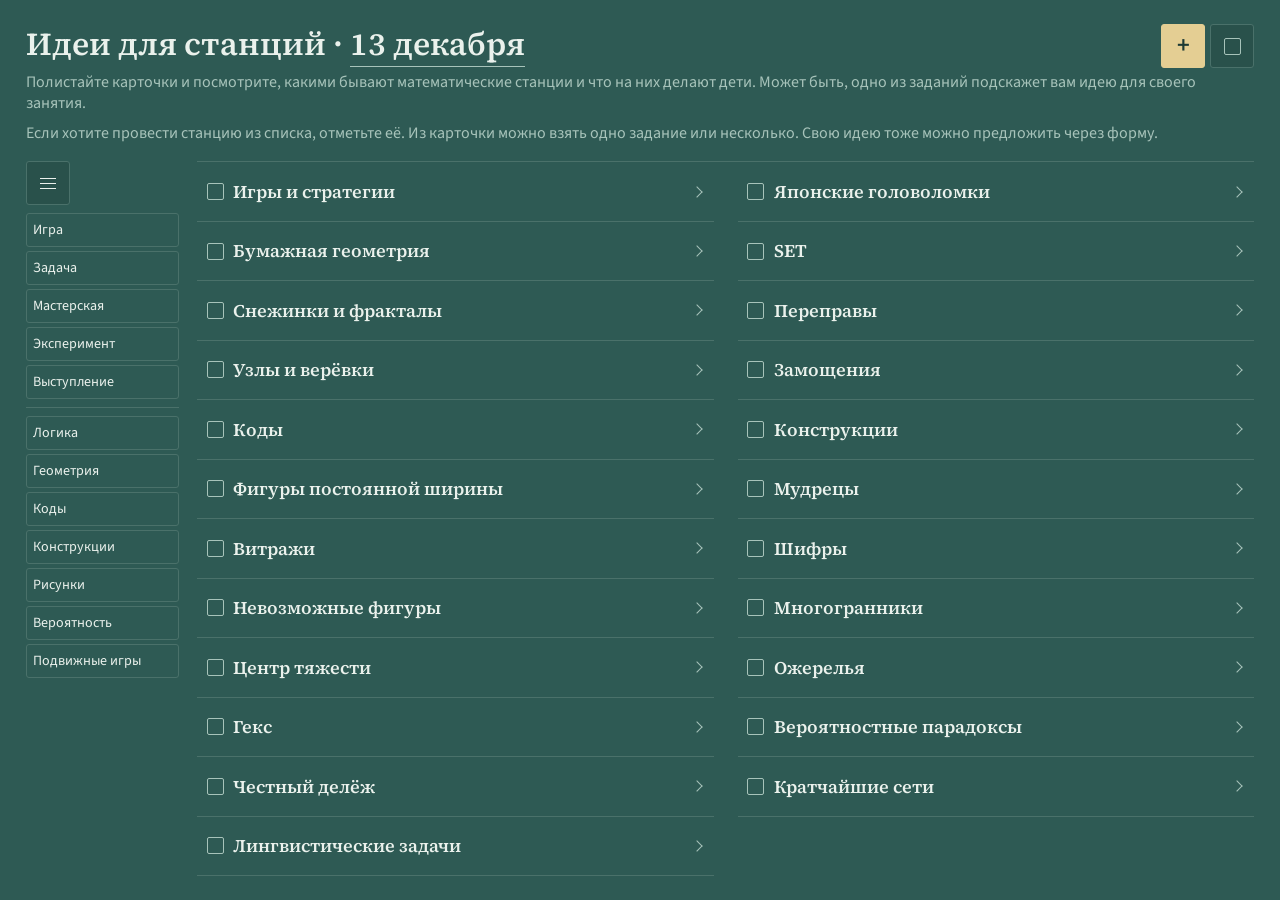
<file: birchbay/komanda/index.html>
<!doctype html>
<html lang="ru">
<head>
  <meta charset="utf-8">
  <meta name="viewport" content="width=device-width, initial-scale=1">
  <title>Станции фестиваля</title>
  <link rel="canonical" href="https://d1-d57.github.io/kvest-57-2026/birchbay/stations/">
  <script>
    const catalogue = new URL("../stations/", window.location.href);
    catalogue.search = window.location.search;
    catalogue.hash = window.location.hash;
    window.location.replace(catalogue);
  </script>
</head>
<body>
  <main><p><a href="../stations/">Открыть каталог станций</a></p></main>
</body>
</html>
</file>
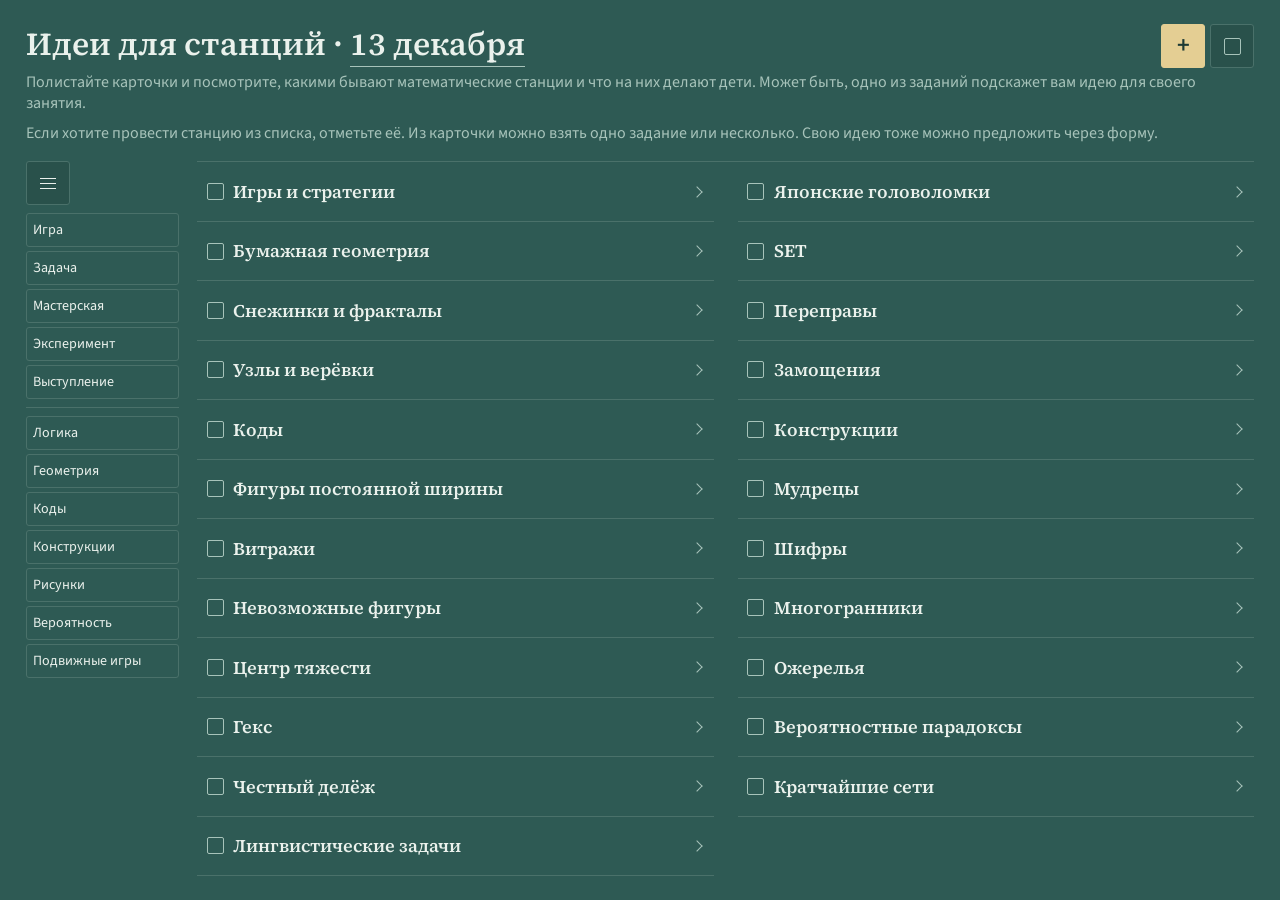
<file: birchbay/stations/index.html>
<!doctype html>
<html lang="ru">
<head>
  <meta charset="utf-8">
  <base href="../komanda/">
  <link rel="canonical" href="https://d1-d57.github.io/kvest-57-2026/birchbay/stations/">
  <meta name="viewport" content="width=device-width, initial-scale=1">
  <meta name="theme-color" content="#2e5a54">
  <meta name="referrer" content="no-referrer">
  <meta name="station-intake" content="https://script.google.com/macros/s/AKfycbw49U29C0n7UKEf7NtuffVq9CTlBx4p-_o24cw6ZX-XE3QUnwlOiRwOC79J6sU-CXtx/exec">
  <meta name="description" content="Идеи станций фестиваля 13 декабря в 57-й школе.">
  <title>13 декабря · Станции</title>
  <link rel="stylesheet" href="fonts.css">
  <link rel="stylesheet" href="style.css?v=20261128-flat">
  <script src="stations.js?v=20261128-order" defer></script>
  <script src="forms.js?v=20261128-copy" defer></script>
</head>
<body>
  <main id="idei">
    <header class="intro">
      <div class="header-row">
        <h1>Идеи для станций · <a class="festival-link" href="../" title="Страница фестиваля"><span class="festival-date">13 декабря</span></a></h1>
        <div class="top-controls">
          <button class="primary icon-button" id="proposal-open" type="button" aria-label="Добавить станцию" title="Добавить станцию" hidden>
            <span class="proposal-plus" aria-hidden="true">+</span>
          </button>
          <label class="master-pick" id="master-pick" title="Выбрать все станции" hidden>
            <input id="select-all" type="checkbox" aria-label="Выбрать все станции">
          </label>
          <button class="primary icon-button icon-hint" type="button" id="selection-submit" aria-label="Открыть отклик" hidden disabled>
            <span id="selection-count"></span><span aria-hidden="true">→</span>
            <span class="icon-tooltip" aria-hidden="true">Открыть отклик</span>
          </button>
        </div>
      </div>
      <p>Полистайте карточки и посмотрите, какими бывают математические станции и что на них делают дети. Может быть, одно из заданий подскажет вам идею для своего занятия.</p>
      <p>Если хотите провести станцию из списка, отметьте её. Из карточки можно взять одно задание или несколько. Свою идею тоже можно предложить через форму.</p>
    </header>
    <aside class="controls" aria-label="Фильтры станций">
      <details class="header-menu" id="header-menu">
        <summary class="icon-button icon-hint" aria-label="Меню">
          <span class="menu-glyph" aria-hidden="true"></span>
          <span class="icon-tooltip" aria-hidden="true">Меню</span>
        </summary>
        <div class="menu-items">
          <button type="button" class="icon-button icon-hint" id="menu-search-toggle" aria-label="Поиск" aria-controls="menu-search" aria-expanded="false">
            <span class="icon-search" aria-hidden="true"></span>
            <span class="icon-tooltip" aria-hidden="true">Поиск</span>
          </button>
          <a id="sheet-link" class="icon-button icon-hint" aria-label="Google-таблица" target="_blank" rel="noopener noreferrer" hidden>
            <span class="icon-sheet" aria-hidden="true"></span>
            <span class="icon-tooltip" aria-hidden="true">Google-таблица</span>
          </a>
          <a id="direct" class="icon-button icon-hint" aria-label="Вопросы в Telegram" href="https://t.me/d1_d57" target="_blank" rel="noopener noreferrer">
            <span class="icon-plane" aria-hidden="true"></span>
            <span class="icon-tooltip" aria-hidden="true">Вопросы в Telegram</span>
          </a>
          <div id="menu-search" hidden>
            <input type="search" id="query" aria-label="Поиск по станциям" placeholder="Поиск по станциям">
          </div>
        </div>
      </details>
      <button type="button" id="toggle-filters" class="icon-button icon-hint" aria-label="Фильтры" aria-expanded="false" aria-controls="filters-panel">
        <span class="filter-glyph" aria-hidden="true"></span>
        <span class="icon-tooltip" aria-hidden="true">Фильтры</span>
      </button>
      <div id="filters-panel">
        <fieldset class="format-group" aria-label="Форматы занятий">
          <div id="filters" class="chips"></div>
        </fieldset>
        <fieldset class="topic-group" aria-label="Темы занятий">
          <div id="topic-filters" class="chips"></div>
        </fieldset>
      </div>
    </aside>

    <section id="catalog" hidden aria-label="Станции">
      <div class="catalog-result">
        <button type="button" id="reset-catalog" class="quiet" hidden>Сбросить</button>
        <p id="catalog-status" role="status"></p>
      </div>
      <ul id="cards"></ul>
    </section>

    <p id="submission-feedback" role="status" hidden></p>

    <dialog id="station-dialog" aria-labelledby="station-dialog-title">
      <header class="dialog-header">
        <h2 id="station-dialog-title"></h2>
        <label class="master-pick" id="station-pick" title="Отметить станцию">
          <input id="station-dialog-pick" type="checkbox" aria-label="Отметить станцию">
        </label>
      </header>
      <div id="station-dialog-content"></div>
    </dialog>

    <dialog id="submission" aria-labelledby="submission-title">
      <header class="dialog-header">
        <h2 id="submission-title"></h2>
        <button id="close-submission" class="icon-button dialog-close" type="button" aria-label="Закрыть">×</button>
      </header>
      <form id="submission-form">
        <div id="application-summary" hidden>
          <ul id="application-selection"></ul>
        </div>
        <div id="proposal-fields" hidden>
          <p class="proposal-invite">Расскажите, что вы уже проводили или что, по-вашему, хорошо впишется в фестиваль.</p>
          <div id="idea-list"></div>
          <button type="button" id="add-idea" class="quiet">+ Ещё станция</button>
        </div>
        <label class="name-field" for="participant">Имя и фамилия
          <input id="participant" placeholder="Иван Петров" maxlength="80" autocomplete="name" required>
        </label>
        <div class="dialog-actions">
          <button type="submit" class="primary" id="idea-submit">Отправить</button>
        </div>
        <p id="idea-status" role="status"></p>
        <button type="button" id="submit-in-google" class="quiet" hidden>Повторить через Google</button>
      </form>
    </dialog>

    <template id="idea-template">
      <fieldset class="idea-draft">
        <legend></legend>
        <button class="quiet remove-idea" type="button" hidden>Убрать</button>
        <label class="idea-action">Что будут делать школьники?
          <textarea name="action" rows="3" maxlength="700"></textarea>
        </label>
        <details class="extra">
          <summary>Детали</summary>
          <label>Название<input name="title" maxlength="90"></label>
          <label>Место в городе<input name="location" maxlength="120"></label>
          <fieldset><legend>Форматы</legend><div data-formats class="chips"></div></fieldset>
          <fieldset><legend>Темы</legend><div data-topics class="chips"></div></fieldset>
          <label>Ход станции<input name="mode" maxlength="240"></label>
          <label>Мест одновременно<input name="capacity" maxlength="220"></label>
          <label>Роли<input name="team" maxlength="220"></label>
          <label>Материалы<input name="materials" maxlength="280"></label>
          <label>Что уточнить<input name="probe" maxlength="240"></label>
          <label>Задания <small>по одному на строку</small><textarea name="tasks" rows="3" maxlength="700"></textarea></label>
          <label>Ответ<textarea name="check" rows="2" maxlength="650"></textarea></label>
          <label>Заготовки<textarea name="taskPrep" rows="2" maxlength="650"></textarea></label>
          <label>Источники<textarea name="sources" rows="2" maxlength="650"></textarea></label>
        </details>
      </fieldset>
    </template>
  </main>
</body>
</html>
</file>
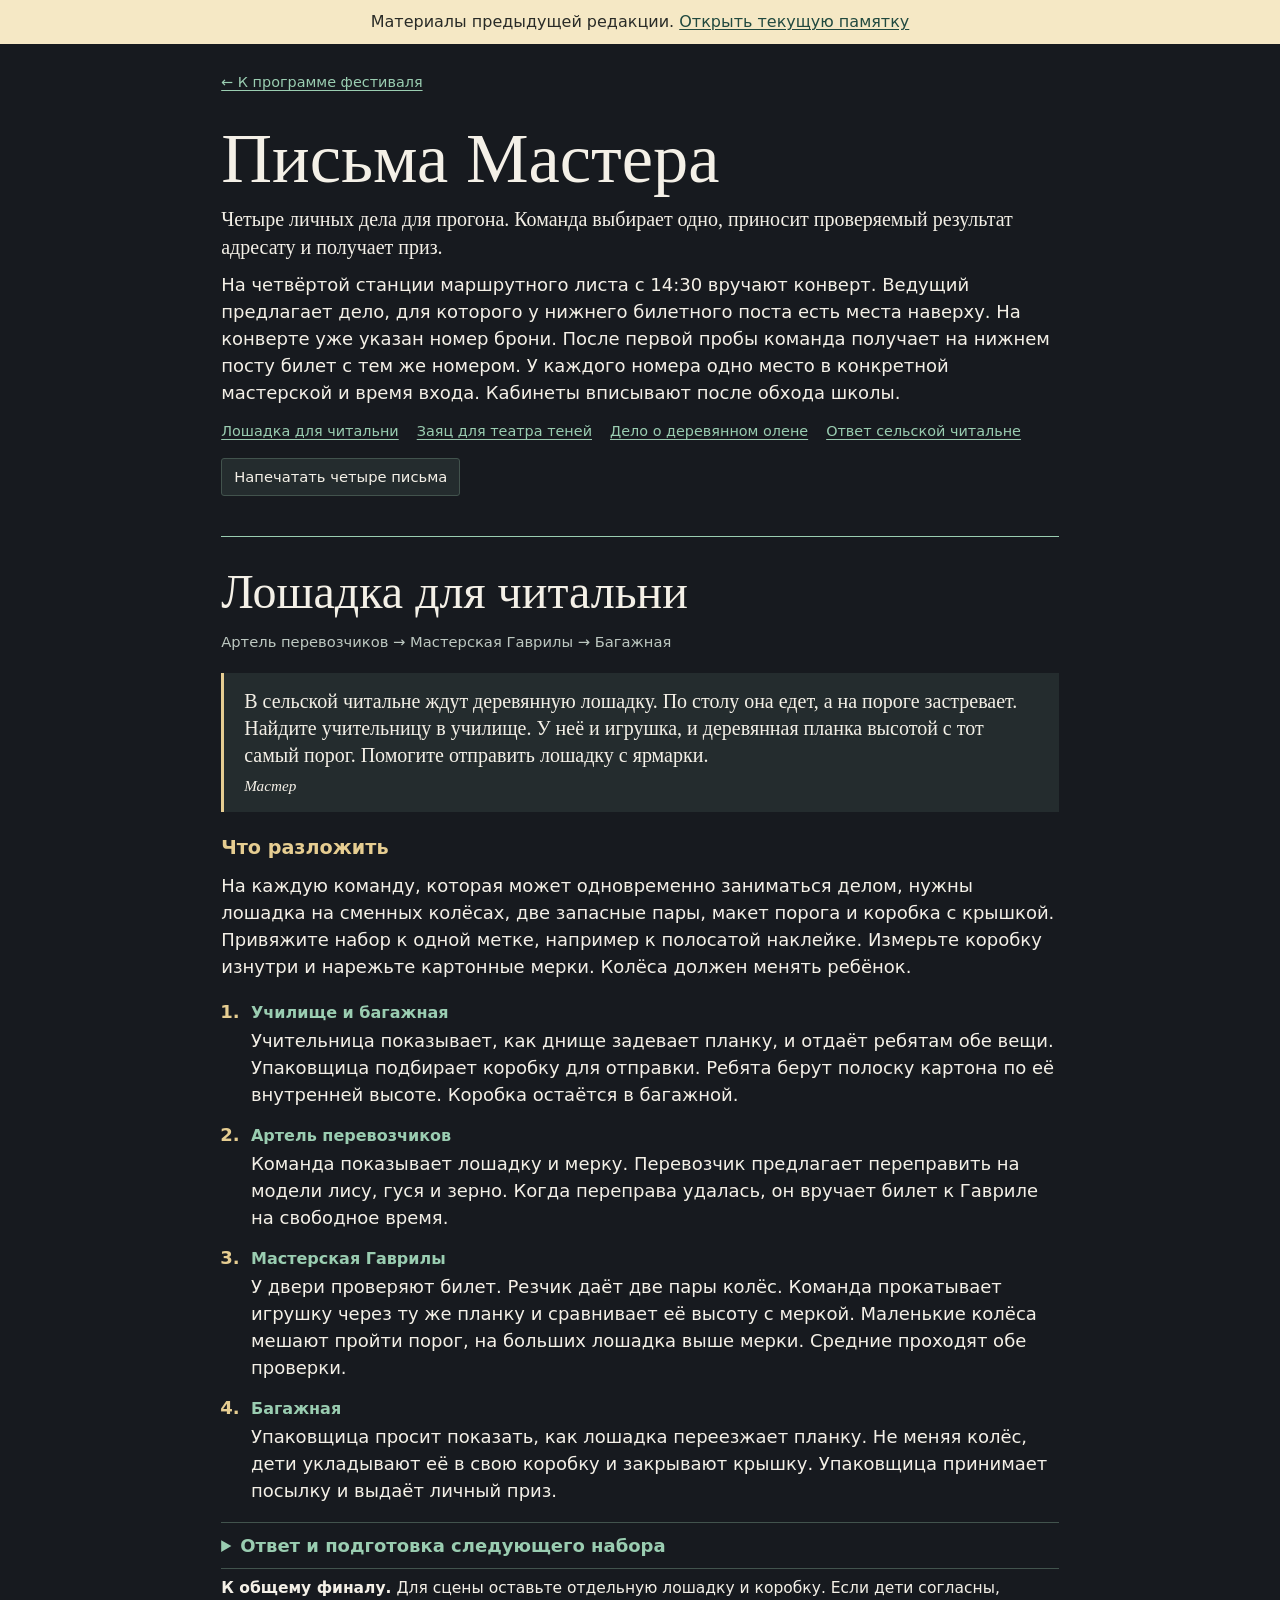
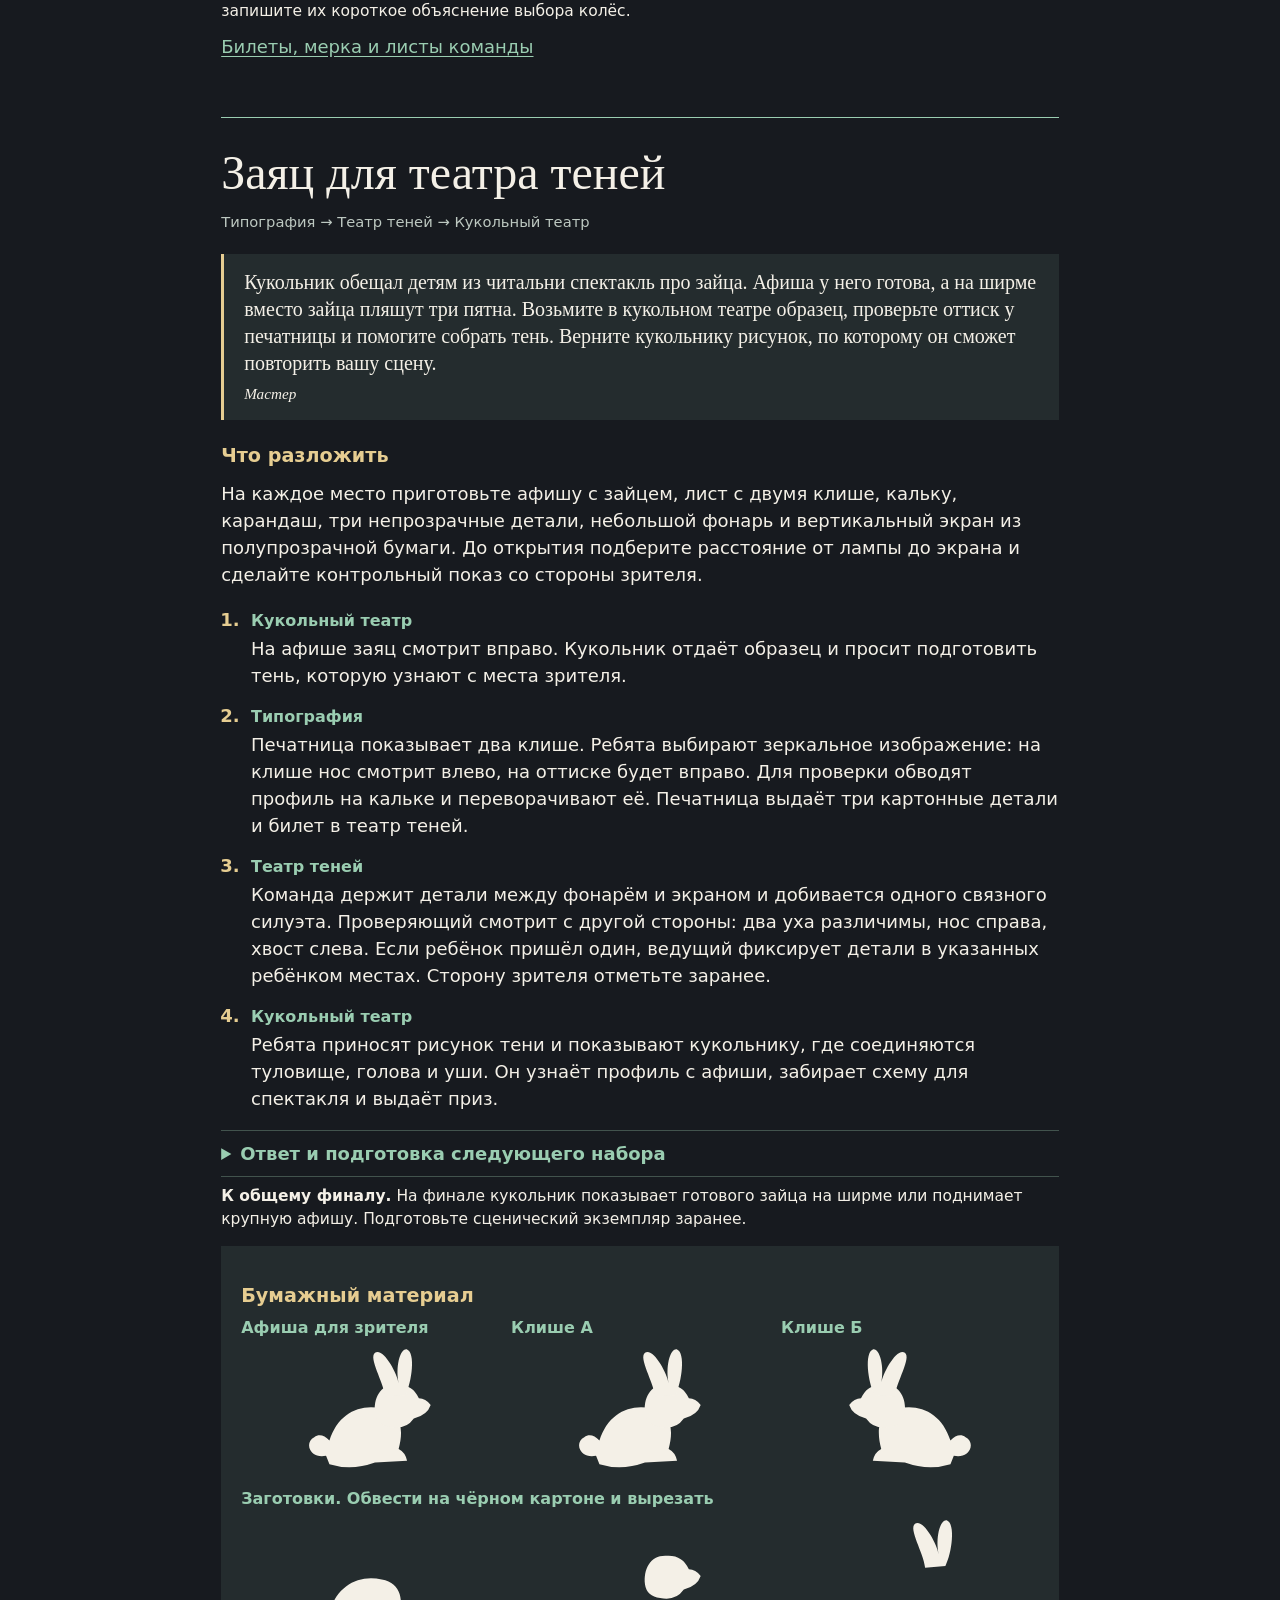
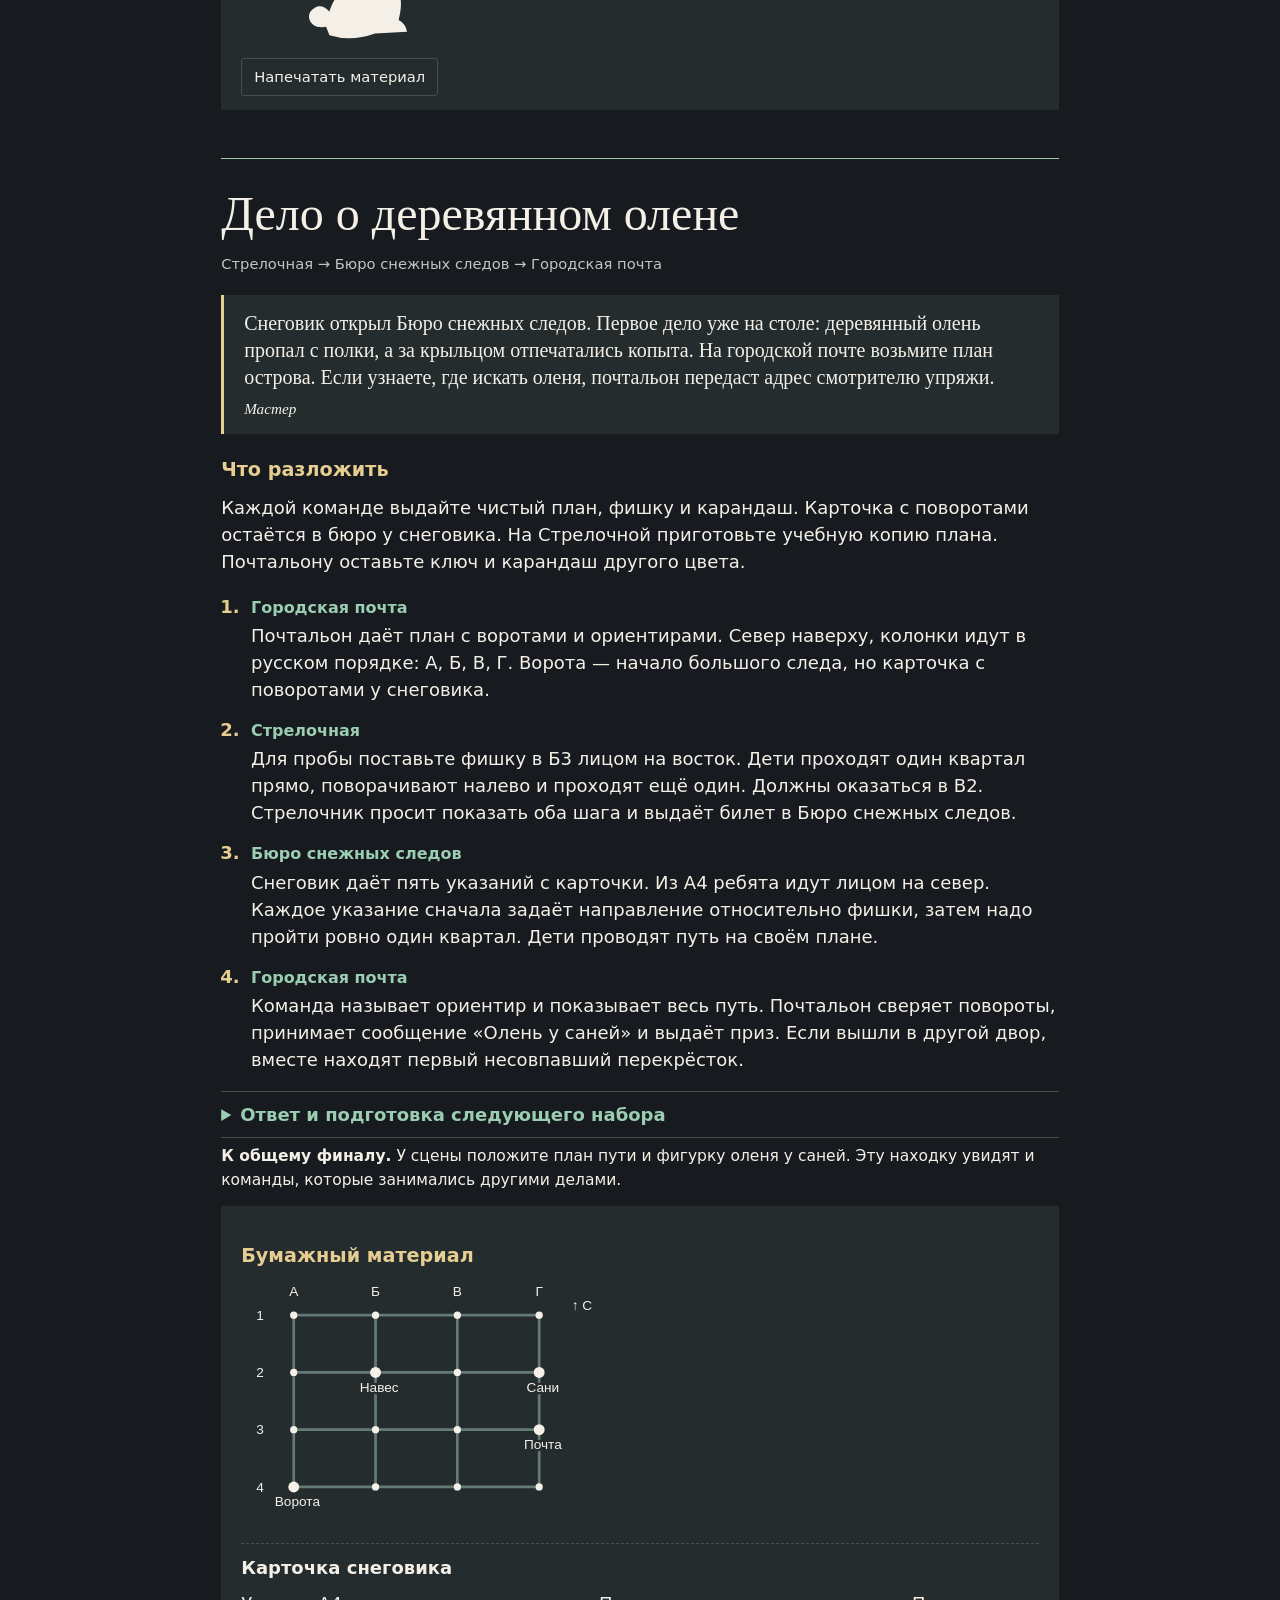
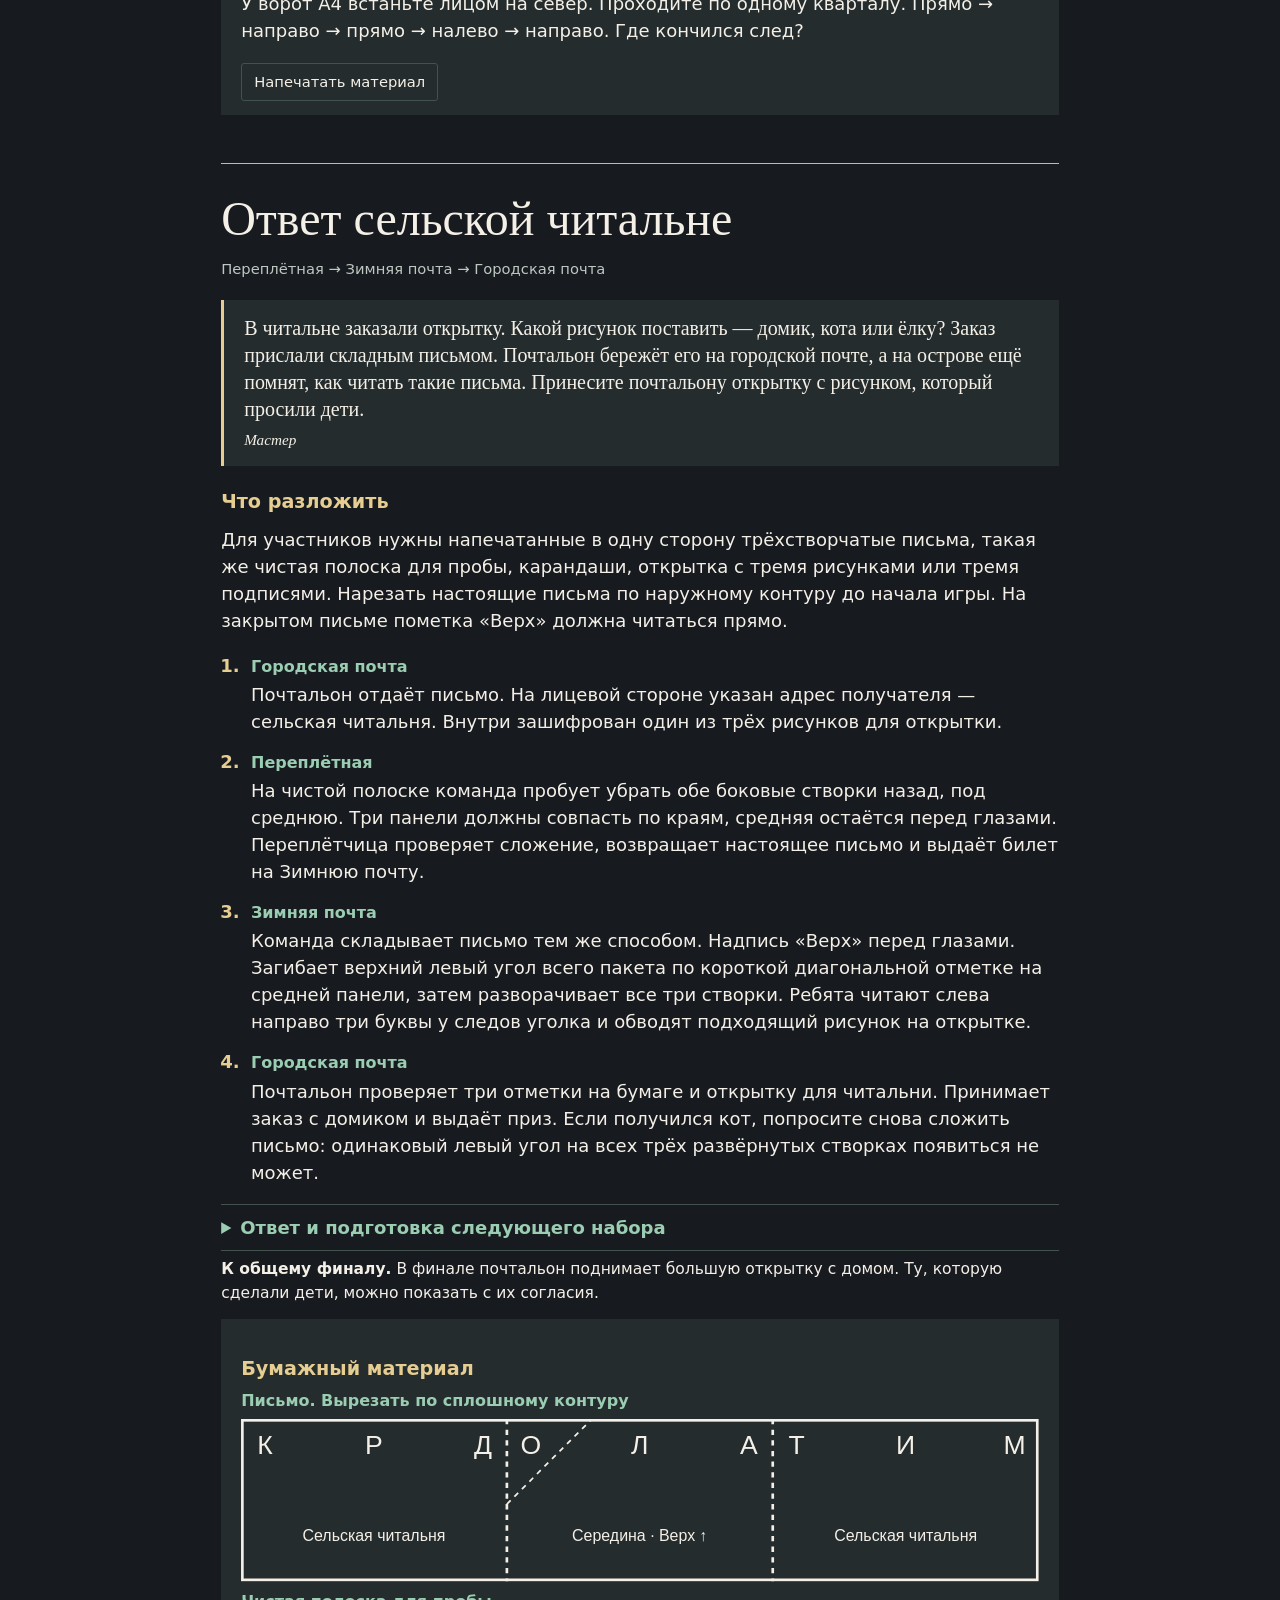
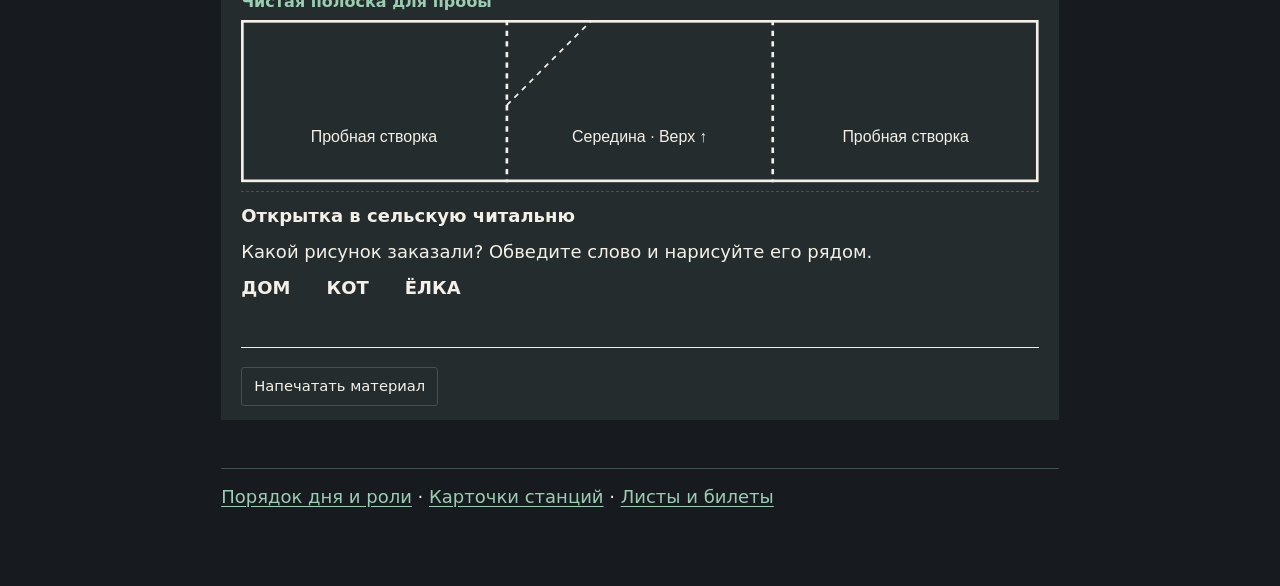
<file: birchbay/dela.html>
<!doctype html><html lang="ru"><head><meta charset="utf-8"><meta name="viewport" content="width=device-width, initial-scale=1"><title>Предыдущая редакция · Бёрчбей · Письма Мастера</title><style>
:root{color-scheme:dark;--bg:#171a1f;--sheet:#242c2e;--ink:#f4f0e7;--muted:#bdc8c1;--line:#42534d;--green:#9acdb1;--gold:#e6cd91}
*{box-sizing:border-box}body{margin:0;background:var(--bg);color:var(--ink);font:18px/1.5 system-ui,-apple-system,sans-serif}a{color:var(--green);text-underline-offset:.18em}a:hover{color:#fff}button{cursor:pointer;font:inherit}
main{max-width:940px;margin:auto;padding:28px clamp(18px,4vw,56px) 76px}main>header{padding:0 0 20px}main>header nav{font-size:.9rem}h1,h2,blockquote{font-family:Georgia,"Times New Roman",serif}h1{font-size:clamp(2.3rem,6.5vw,4.4rem);line-height:1.03;margin:28px 0 12px;font-weight:500}h2{font-size:clamp(1.8rem,4.8vw,3rem);line-height:1.12;margin:0 0 .25em;font-weight:500}h3{font-size:1.2rem;color:var(--gold);margin:1.15em 0 .3em}h4{font-size:1rem;color:var(--green);margin:0}p{margin:.5em 0}.lead{font:1.25rem/1.38 Georgia,serif}.links{display:flex;flex-wrap:wrap;gap:7px 18px;margin:15px 0}.controls{border:1px solid var(--line);border-radius:3px;background:var(--sheet);color:var(--ink);padding:7px 12px;font-size:.92rem}button:focus-visible,a:focus-visible,summary:focus-visible{outline:3px solid var(--gold);outline-offset:4px}
.case{border-top:1px solid var(--green);padding:28px 0;margin:20px 0;scroll-margin-top:12px}.case>header p{color:var(--muted);font-size:.92rem}.case blockquote{border-left:3px solid var(--gold);background:var(--sheet);padding:15px 20px;margin:20px 0;font-size:1.25rem;line-height:1.36}cite,.end{display:block;font-size:.95rem;margin-top:7px}.actions{padding-left:1.55rem}.actions li{margin:.72em 0;padding-left:5px}.actions li::marker{color:var(--gold);font-weight:650}.actions p{margin:.12em 0}details{padding:9px 0;border-block:1px solid var(--line)}summary{cursor:pointer;color:var(--green);font-weight:600}.final{font-size:.97rem}.template{background:var(--sheet);padding:14px 20px;margin:14px 0 0}.template svg.fold-plan{width:100%;height:auto;max-height:none}.template svg{display:block;max-width:100%;max-height:260px;margin:6px 0}.paperparts{display:grid;grid-template-columns:repeat(3,1fr);gap:12px}.paperparts svg{width:100%;height:auto;max-height:135px}.clue{padding:10px 0;border-top:1px dashed var(--line)}.foldstrip{width:100%;display:grid;grid-template-columns:repeat(3,1fr);border:1px solid currentColor;margin:1rem 0}.wing{padding:5px 0 16px;min-width:0;text-align:center}.wing+.wing{border-left:1px dashed currentColor}.wing>div{display:grid;grid-template-columns:repeat(3,1fr);font-size:1.3rem}.wing small{display:block;font-size:.68rem}.choices{font-weight:650}.drawline{height:2.4rem;border-bottom:1px solid currentColor}.print-only{display:none}footer{border-top:1px solid var(--line);padding-top:14px}
@media(max-width:520px){body{font-size:16px}.template{padding:10px}.paperparts{gap:4px}.paperparts h4{font-size:.78rem}}
@page{size:A4;margin:12mm}
@media print{
:root{color-scheme:light;--bg:#fff;--sheet:#fff;--ink:#111;--green:#263e33;--gold:#3d382d;--muted:#444;--line:#888}body{font-size:10pt}main{padding:0;max-width:none}nav,.controls,footer,summary{display:none!important}h1{font-size:24pt}h2{font-size:20pt}h3{font-size:12pt}.lead,.case blockquote{font-size:12pt}.case{break-before:page;margin:0;padding:6mm 0}.case blockquote,.paperparts,.template,.case li{break-inside:avoid}.case details>*{display:block!important}.case details::details-content{content-visibility:visible}html[data-print] main{display:none}html[data-print="letters"] [data-sheet="letters"],html[data-print="zayats"] [data-sheet="zayats"],html[data-print="sled"] [data-sheet="sled"],html[data-print="pochta"] [data-sheet="pochta"]{display:block}.lettergrid{display:grid;grid-template-columns:1fr 1fr}.cutletter{min-height:117mm;border:1px dashed #777;padding:7mm;break-inside:avoid}.cutletter h3{font-size:17pt;margin:.4em 0}.cutletter p{font-size:12pt;line-height:1.45}.cutletter p.tagline{font-size:9pt}.sig,.end{font-style:italic}.print-only svg{display:block;max-width:100%;width:155mm;max-height:95mm}.print-only .paperparts svg{width:52mm;height:52mm}.print-only .cuts{gap:4mm}.print-only svg.fold-plan{width:180mm;height:auto;max-height:none}.print-only .clue{border:1px dashed #777;padding:6mm;margin-top:8mm}.print-only .foldstrip{width:180mm;margin:10mm 0}.print-only .wing{height:42mm;padding-top:3mm}.print-only .wing b{font-size:20pt}.print-only .wing small{font-size:9pt;margin-bottom:2mm}.print-only .drawline{height:32mm}.print-only h4{margin-top:7mm}.print-only .choices{font-size:18pt}}
</style>
<style>
.archive-edition{margin:0;background:#f5e8c5;color:#292b27;font:500 16px/1.45 system-ui,sans-serif;padding:.65em max(1em,calc((100% - 76rem)/2));text-align:center}
.archive-edition a{color:#21493f;text-decoration:underline;text-underline-offset:.14em}
@media print{
.archive-edition{display:none!important}
@page{@bottom-right{content:"Бёрчбей · предыдущая редакция";font:8pt sans-serif;color:#555}}
}
</style>
</head><body><aside class="archive-edition" aria-label="Редакция материалов">Материалы предыдущей редакции. <a href="index.html#guide">Открыть текущую памятку</a></aside><main><header><nav><a href="index.html#guide">← К программе фестиваля</a></nav><h1>Письма Мастера</h1><p class="lead">Четыре личных дела для прогона. Команда выбирает одно, приносит проверяемый результат адресату и получает приз.</p><p>На четвёртой станции маршрутного листа с 14:30 вручают конверт. Ведущий предлагает дело, для которого у нижнего билетного поста есть места наверху. На конверте уже указан номер брони. После первой пробы команда получает на нижнем посту билет с тем же номером. У каждого номера одно место в конкретной мастерской и время входа. Кабинеты вписывают после обхода школы.</p><nav class="links"><a href="#loshadka">Лошадка для читальни</a><a href="#zayats">Заяц для театра теней</a><a href="#sled">Дело о деревянном олене</a><a href="#pochta">Ответ сельской читальне</a></nav><button class="controls" onclick="printPart('letters')">Напечатать четыре письма</button></header><section class="case" id="loshadka"><header><h2>Лошадка для читальни</h2><p>Артель перевозчиков → Мастерская Гаврилы → Багажная</p></header><blockquote>В сельской читальне ждут деревянную лошадку. По столу она едет, а на пороге застревает. Найдите учительницу в училище. У неё и игрушка, и деревянная планка высотой с тот самый порог. Помогите отправить лошадку с ярмарки.<cite>Мастер</cite></blockquote><h3>Что разложить</h3><p>На каждую команду, которая может одновременно заниматься делом, нужны лошадка на сменных колёсах, две запасные пары, макет порога и коробка с крышкой. Привяжите набор к одной метке, например к полосатой наклейке. Измерьте коробку изнутри и нарежьте картонные мерки. Колёса должен менять ребёнок.</p><ol class="actions"><li><h4>Училище и багажная</h4><p>Учительница показывает, как днище задевает планку, и отдаёт ребятам обе вещи. Упаковщица подбирает коробку для отправки. Ребята берут полоску картона по её внутренней высоте. Коробка остаётся в багажной.</p></li><li><h4>Артель перевозчиков</h4><p>Команда показывает лошадку и мерку. Перевозчик предлагает переправить на модели лису, гуся и зерно. Когда переправа удалась, он вручает билет к Гавриле на свободное время.</p></li><li><h4>Мастерская Гаврилы</h4><p>У двери проверяют билет. Резчик даёт две пары колёс. Команда прокатывает игрушку через ту же планку и сравнивает её высоту с меркой. Маленькие колёса мешают пройти порог, на больших лошадка выше мерки. Средние проходят обе проверки.</p></li><li><h4>Багажная</h4><p>Упаковщица просит показать, как лошадка переезжает планку. Не меняя колёс, дети укладывают её в свою коробку и закрывают крышку. Упаковщица принимает посылку и выдаёт личный приз.</p></li></ol><details><summary>Ответ и подготовка следующего набора</summary><p><b>Лошадка переезжает планку и входит в коробку на тех же колёсах.</b></p><p>Перед фестивалем проверьте все три пары на настоящей игрушке. Крышка должна закрываться свободно. После сдачи помощник возвращает маленькие колёса на лошадку, раскладывает остальные по меткам и возвращает набор учительнице.</p></details><p class="final"><b>К общему финалу.</b> Для сцены оставьте отдельную лошадку и коробку. Если дети согласны, запишите их короткое объяснение выбора колёс.</p><p><a href="pechat.html">Билеты, мерка и листы команды</a></p></section><section class="case" id="zayats"><header><h2>Заяц для театра теней</h2><p>Типография → Театр теней → Кукольный театр</p></header><blockquote>Кукольник обещал детям из читальни спектакль про зайца. Афиша у него готова, а на ширме вместо зайца пляшут три пятна. Возьмите в кукольном театре образец, проверьте оттиск у печатницы и помогите собрать тень. Верните кукольнику рисунок, по которому он сможет повторить вашу сцену.<cite>Мастер</cite></blockquote><h3>Что разложить</h3><p>На каждое место приготовьте афишу с зайцем, лист с двумя клише, кальку, карандаш, три непрозрачные детали, небольшой фонарь и вертикальный экран из полупрозрачной бумаги. До открытия подберите расстояние от лампы до экрана и сделайте контрольный показ со стороны зрителя.</p><ol class="actions"><li><h4>Кукольный театр</h4><p>На афише заяц смотрит вправо. Кукольник отдаёт образец и просит подготовить тень, которую узнают с места зрителя.</p></li><li><h4>Типография</h4><p>Печатница показывает два клише. Ребята выбирают зеркальное изображение: на клише нос смотрит влево, на оттиске будет вправо. Для проверки обводят профиль на кальке и переворачивают её. Печатница выдаёт три картонные детали и билет в театр теней.</p></li><li><h4>Театр теней</h4><p>Команда держит детали между фонарём и экраном и добивается одного связного силуэта. Проверяющий смотрит с другой стороны: два уха различимы, нос справа, хвост слева. Если ребёнок пришёл один, ведущий фиксирует детали в указанных ребёнком местах. Сторону зрителя отметьте заранее.</p></li><li><h4>Кукольный театр</h4><p>Ребята приносят рисунок тени и показывают кукольнику, где соединяются туловище, голова и уши. Он узнаёт профиль с афиши, забирает схему для спектакля и выдаёт приз.</p></li></ol><details><summary>Ответ и подготовка следующего набора</summary><p><b>Зритель видит один силуэт с двумя ушами, носом вправо и хвостом слева.</b></p><p>Для следующей команды разъедините детали и положите их в конверт типографии. Разный масштаб изображения допустим. Если тень распадается на пятна, подскажите приблизить детали друг к другу у экрана.</p></details><p class="final"><b>К общему финалу.</b> На финале кукольник показывает готового зайца на ширме или поднимает крупную афишу. Подготовьте сценический экземпляр заранее.</p><div class="template"><h3>Бумажный материал</h3><div class="paperparts"><div><h4>Афиша для зрителя</h4><svg aria-hidden="true" viewBox="0 0 90 80"><g fill="currentColor"><path d="M19 65 C9 67 6 57 12 54 C15 52 18 53 21 56 C26 40 39 34 52 37 C64 39 65 50 62 61 Q66 63 67 68 L48 69 Q34 74 21 70 Z"/><path d="M48 40 C47 31 51 23 60 23 Q70 22 74 31 Q78 31 81 35 Q79 41 71 43 Q66 50 57 48 Q49 47 48 40 Z"/><path d="M54 30 C53 21 44 7 48 4 C53 1 61 16 62 22 C60 12 63 1 67 2 C72 4 70 21 66 29 Z"/></g></svg></div><div><h4>Клише А</h4><svg aria-hidden="true" viewBox="0 0 90 80"><g fill="currentColor"><path d="M19 65 C9 67 6 57 12 54 C15 52 18 53 21 56 C26 40 39 34 52 37 C64 39 65 50 62 61 Q66 63 67 68 L48 69 Q34 74 21 70 Z"/><path d="M48 40 C47 31 51 23 60 23 Q70 22 74 31 Q78 31 81 35 Q79 41 71 43 Q66 50 57 48 Q49 47 48 40 Z"/><path d="M54 30 C53 21 44 7 48 4 C53 1 61 16 62 22 C60 12 63 1 67 2 C72 4 70 21 66 29 Z"/></g></svg></div><div><h4>Клише Б</h4><svg aria-hidden="true" viewBox="0 0 90 80"><g fill="currentColor" transform="translate(90 0) scale(-1 1)"><path d="M19 65 C9 67 6 57 12 54 C15 52 18 53 21 56 C26 40 39 34 52 37 C64 39 65 50 62 61 Q66 63 67 68 L48 69 Q34 74 21 70 Z"/><path d="M48 40 C47 31 51 23 60 23 Q70 22 74 31 Q78 31 81 35 Q79 41 71 43 Q66 50 57 48 Q49 47 48 40 Z"/><path d="M54 30 C53 21 44 7 48 4 C53 1 61 16 62 22 C60 12 63 1 67 2 C72 4 70 21 66 29 Z"/></g></svg></div></div><h4>Заготовки. Обвести на чёрном картоне и вырезать</h4><div class="paperparts cuts"><div><svg aria-hidden="true" viewBox="0 0 90 80"><g fill="currentColor"><path d="M19 65 C9 67 6 57 12 54 C15 52 18 53 21 56 C26 40 39 34 52 37 C64 39 65 50 62 61 Q66 63 67 68 L48 69 Q34 74 21 70 Z"/></g></svg></div><div><svg aria-hidden="true" viewBox="0 0 90 80"><g fill="currentColor"><path d="M48 40 C47 31 51 23 60 23 Q70 22 74 31 Q78 31 81 35 Q79 41 71 43 Q66 50 57 48 Q49 47 48 40 Z"/></g></svg></div><div><svg aria-hidden="true" viewBox="0 0 90 80"><g fill="currentColor"><path d="M54 30 C53 21 44 7 48 4 C53 1 61 16 62 22 C60 12 63 1 67 2 C72 4 70 21 66 29 Z"/></g></svg></div></div><button class="controls" onclick="printPart('zayats')">Напечатать материал</button></div></section><section class="case" id="sled"><header><h2>Дело о деревянном олене</h2><p>Стрелочная → Бюро снежных следов → Городская почта</p></header><blockquote>Снеговик открыл Бюро снежных следов. Первое дело уже на столе: деревянный олень пропал с полки, а за крыльцом отпечатались копыта. На городской почте возьмите план острова. Если узнаете, где искать оленя, почтальон передаст адрес смотрителю упряжи.<cite>Мастер</cite></blockquote><h3>Что разложить</h3><p>Каждой команде выдайте чистый план, фишку и карандаш. Карточка с поворотами остаётся в бюро у снеговика. На Стрелочной приготовьте учебную копию плана. Почтальону оставьте ключ и карандаш другого цвета.</p><ol class="actions"><li><h4>Городская почта</h4><p>Почтальон даёт план с воротами и ориентирами. Север наверху, колонки идут в русском порядке: А, Б, В, Г. Ворота — начало большого следа, но карточка с поворотами у снеговика.</p></li><li><h4>Стрелочная</h4><p>Для пробы поставьте фишку в Б3 лицом на восток. Дети проходят один квартал прямо, поворачивают налево и проходят ещё один. Должны оказаться в В2. Стрелочник просит показать оба шага и выдаёт билет в Бюро снежных следов.</p></li><li><h4>Бюро снежных следов</h4><p>Снеговик даёт пять указаний с карточки. Из А4 ребята идут лицом на север. Каждое указание сначала задаёт направление относительно фишки, затем надо пройти ровно один квартал. Дети проводят путь на своём плане.</p></li><li><h4>Городская почта</h4><p>Команда называет ориентир и показывает весь путь. Почтальон сверяет повороты, принимает сообщение «Олень у саней» и выдаёт приз. Если вышли в другой двор, вместе находят первый несовпавший перекрёсток.</p></li></ol><details><summary>Ответ и подготовка следующего набора</summary><p><b>Олень дошёл от ворот А4 до саней в Г2.</b></p><p>Снимите фишку и возьмите свежий план. Если ребёнок заглянул в бюро между другими делами, дайте тот же план для короткой игры. Билет основного поручения и личный приз он сдаёт по своему письму.</p></details><p class="final"><b>К общему финалу.</b> У сцены положите план пути и фигурку оленя у саней. Эту находку увидят и команды, которые занимались другими делами.</p><div class="template"><h3>Бумажный материал</h3><svg role="img" aria-label="План из четырёх рядов по четыре перекрёстка. Север наверху, ворота в А4, навес в Б2, почта в Г3, сани в Г2." viewBox="0 0 410 286"><g stroke="#647b73" stroke-width="3"><path d="M58 42V231"/><path d="M148 42V231"/><path d="M238 42V231"/><path d="M328 42V231"/><path d="M58 42H328"/><path d="M58 105H328"/><path d="M58 168H328"/><path d="M58 231H328"/></g><g fill="currentColor" font-family="sans-serif" font-size="15" text-anchor="middle"><text x="58" y="21">А</text><text x="148" y="21">Б</text><text x="238" y="21">В</text><text x="328" y="21">Г</text><text x="21" y="47">1</text><text x="21" y="110">2</text><text x="21" y="173">3</text><text x="21" y="236">4</text><circle cx="58" cy="42" r="4"/><circle cx="58" cy="105" r="4"/><circle cx="58" cy="168" r="4"/><circle cx="58" cy="231" r="4"/><circle cx="148" cy="42" r="4"/><circle cx="148" cy="105" r="4"/><circle cx="148" cy="168" r="4"/><circle cx="148" cy="231" r="4"/><circle cx="238" cy="42" r="4"/><circle cx="238" cy="105" r="4"/><circle cx="238" cy="168" r="4"/><circle cx="238" cy="231" r="4"/><circle cx="328" cy="42" r="4"/><circle cx="328" cy="105" r="4"/><circle cx="328" cy="168" r="4"/><circle cx="328" cy="231" r="4"/><circle cx="58" cy="231" r="6"/><text x="62" y="252" style="paint-order:stroke;stroke:var(--sheet);stroke-width:5px">Ворота</text><circle cx="148" cy="105" r="6"/><text x="152" y="126" style="paint-order:stroke;stroke:var(--sheet);stroke-width:5px">Навес</text><circle cx="328" cy="168" r="6"/><text x="332" y="189" style="paint-order:stroke;stroke:var(--sheet);stroke-width:5px">Почта</text><circle cx="328" cy="105" r="6"/><text x="332" y="126" style="paint-order:stroke;stroke:var(--sheet);stroke-width:5px">Сани</text><text x="375" y="36">↑ С</text></g></svg><div class="clue"><b>Карточка снеговика</b><p>У ворот А4 встаньте лицом на север. Проходите по одному кварталу. Прямо → направо → прямо → налево → направо. Где кончился след?</p></div><button class="controls" onclick="printPart('sled')">Напечатать материал</button></div></section><section class="case" id="pochta"><header><h2>Ответ сельской читальне</h2><p>Переплётная → Зимняя почта → Городская почта</p></header><blockquote>В читальне заказали открытку. Какой рисунок поставить — домик, кота или ёлку? Заказ прислали складным письмом. Почтальон бережёт его на городской почте, а на острове ещё помнят, как читать такие письма. Принесите почтальону открытку с рисунком, который просили дети.<cite>Мастер</cite></blockquote><h3>Что разложить</h3><p>Для участников нужны напечатанные в одну сторону трёхстворчатые письма, такая же чистая полоска для пробы, карандаши, открытка с тремя рисунками или тремя подписями. Нарезать настоящие письма по наружному контуру до начала игры. На закрытом письме пометка «Верх» должна читаться прямо.</p><ol class="actions"><li><h4>Городская почта</h4><p>Почтальон отдаёт письмо. На лицевой стороне указан адрес получателя — сельская читальня. Внутри зашифрован один из трёх рисунков для открытки.</p></li><li><h4>Переплётная</h4><p>На чистой полоске команда пробует убрать обе боковые створки назад, под среднюю. Три панели должны совпасть по краям, средняя остаётся перед глазами. Переплётчица проверяет сложение, возвращает настоящее письмо и выдаёт билет на Зимнюю почту.</p></li><li><h4>Зимняя почта</h4><p>Команда складывает письмо тем же способом. Надпись «Верх» перед глазами. Загибает верхний левый угол всего пакета по короткой диагональной отметке на средней панели, затем разворачивает все три створки. Ребята читают слева направо три буквы у следов уголка и обводят подходящий рисунок на открытке.</p></li><li><h4>Городская почта</h4><p>Почтальон проверяет три отметки на бумаге и открытку для читальни. Принимает заказ с домиком и выдаёт приз. Если получился кот, попросите снова сложить письмо: одинаковый левый угол на всех трёх развёрнутых створках появиться не может.</p></li></ol><details><summary>Ответ и подготовка следующего набора</summary><p><b>Три загнутых уголка отмечают Д, О и М. На открытке нужен дом.</b></p><p>Каждой новой команде нужен чистый лист без заломов. Сложите и раскройте один экземпляр всей цепочкой до открытия. Успешный образец оставьте почтальону, чистые полоски — в переплётной.</p></details><p class="final"><b>К общему финалу.</b> В финале почтальон поднимает большую открытку с домом. Ту, которую сделали дети, можно показать с их согласия.</p><div class="template"><h3>Бумажный материал</h3><h4>Письмо. Вырезать по сплошному контуру</h4><svg class="fold-plan" role="img" aria-label="Три одинаковые створки. Две вертикальные пунктирные линии для сгибов. Диагональ отмечает верхний левый угол средней створки." viewBox="0 0 300 62"><rect x=".5" y=".5" width="299" height="60" fill="none" stroke="currentColor"/><path d="M100 0V61" stroke="currentColor" stroke-dasharray="2 2"/><path d="M200 0V61" stroke="currentColor" stroke-dasharray="2 2"/><path d="M100 32L132 0" fill="none" stroke="currentColor" stroke-width=".65" stroke-dasharray="2 2"/><text x="9" y="13" font-size="10" font-family="sans-serif" text-anchor="middle" fill="currentColor">К</text><text x="50" y="13" font-size="10" font-family="sans-serif" text-anchor="middle" fill="currentColor">Р</text><text x="91" y="13" font-size="10" font-family="sans-serif" text-anchor="middle" fill="currentColor">Д</text><text x="50" y="46" font-size="6" font-family="sans-serif" text-anchor="middle" fill="currentColor">Сельская читальня</text><text x="109" y="13" font-size="10" font-family="sans-serif" text-anchor="middle" fill="currentColor">О</text><text x="150" y="13" font-size="10" font-family="sans-serif" text-anchor="middle" fill="currentColor">Л</text><text x="191" y="13" font-size="10" font-family="sans-serif" text-anchor="middle" fill="currentColor">А</text><text x="150" y="46" font-size="6" font-family="sans-serif" text-anchor="middle" fill="currentColor">Середина · Верх ↑</text><text x="209" y="13" font-size="10" font-family="sans-serif" text-anchor="middle" fill="currentColor">Т</text><text x="250" y="13" font-size="10" font-family="sans-serif" text-anchor="middle" fill="currentColor">И</text><text x="291" y="13" font-size="10" font-family="sans-serif" text-anchor="middle" fill="currentColor">М</text><text x="250" y="46" font-size="6" font-family="sans-serif" text-anchor="middle" fill="currentColor">Сельская читальня</text></svg><h4>Чистая полоска для пробы</h4><svg class="fold-plan" role="img" aria-label="Три одинаковые створки. Две вертикальные пунктирные линии для сгибов. Диагональ отмечает верхний левый угол средней створки." viewBox="0 0 300 62"><rect x=".5" y=".5" width="299" height="60" fill="none" stroke="currentColor"/><path d="M100 0V61" stroke="currentColor" stroke-dasharray="2 2"/><path d="M200 0V61" stroke="currentColor" stroke-dasharray="2 2"/><path d="M100 32L132 0" fill="none" stroke="currentColor" stroke-width=".65" stroke-dasharray="2 2"/><text x="50" y="46" font-size="6" font-family="sans-serif" text-anchor="middle" fill="currentColor">Пробная створка</text><text x="150" y="46" font-size="6" font-family="sans-serif" text-anchor="middle" fill="currentColor">Середина · Верх ↑</text><text x="250" y="46" font-size="6" font-family="sans-serif" text-anchor="middle" fill="currentColor">Пробная створка</text></svg><div class="clue"><b>Открытка в сельскую читальню</b><p>Какой рисунок заказали? Обведите слово и нарисуйте его рядом.</p><p class="choices">ДОМ　　КОТ　　ЁЛКА</p><p class="drawline"></p></div><button class="controls" onclick="printPart('pochta')">Напечатать материал</button></div></section><footer><a href="provedenie.html">Порядок дня и роли</a> · <a href="stancii.html">Карточки станций</a> · <a href="pechat.html">Листы и билеты</a></footer></main><div class="print-only" data-sheet="letters"><div class="lettergrid"><article class="cutletter"><p class="sig">Письмо Мастера</p><p class="tagline">Команда ______　 Бронь ______</p><h3>Лошадка для читальни</h3><p>В сельской читальне ждут деревянную лошадку. По столу она едет, а на пороге застревает. Найдите учительницу в училище. У неё и игрушка, и деревянная планка высотой с тот самый порог. Помогите отправить лошадку с ярмарки.</p><p class="end">Мастер</p></article><article class="cutletter"><p class="sig">Письмо Мастера</p><p class="tagline">Команда ______　 Бронь ______</p><h3>Заяц для театра теней</h3><p>Кукольник обещал детям из читальни спектакль про зайца. Афиша у него готова, а на ширме вместо зайца пляшут три пятна. Возьмите в кукольном театре образец, проверьте оттиск у печатницы и помогите собрать тень. Верните кукольнику рисунок, по которому он сможет повторить вашу сцену.</p><p class="end">Мастер</p></article><article class="cutletter"><p class="sig">Письмо Мастера</p><p class="tagline">Команда ______　 Бронь ______</p><h3>Дело о деревянном олене</h3><p>Снеговик открыл Бюро снежных следов. Первое дело уже на столе: деревянный олень пропал с полки, а за крыльцом отпечатались копыта. На городской почте возьмите план острова. Если узнаете, где искать оленя, почтальон передаст адрес смотрителю упряжи.</p><p class="end">Мастер</p></article><article class="cutletter"><p class="sig">Письмо Мастера</p><p class="tagline">Команда ______　 Бронь ______</p><h3>Ответ сельской читальне</h3><p>В читальне заказали открытку. Какой рисунок поставить — домик, кота или ёлку? Заказ прислали складным письмом. Почтальон бережёт его на городской почте, а на острове ещё помнят, как читать такие письма. Принесите почтальону открытку с рисунком, который просили дети.</p><p class="end">Мастер</p></article></div></div><div class="print-only" data-sheet="zayats"><h2>Заяц для театра теней</h2><div class="paperparts"><div><h4>Афиша для зрителя</h4><svg aria-hidden="true" viewBox="0 0 90 80"><g fill="currentColor"><path d="M19 65 C9 67 6 57 12 54 C15 52 18 53 21 56 C26 40 39 34 52 37 C64 39 65 50 62 61 Q66 63 67 68 L48 69 Q34 74 21 70 Z"/><path d="M48 40 C47 31 51 23 60 23 Q70 22 74 31 Q78 31 81 35 Q79 41 71 43 Q66 50 57 48 Q49 47 48 40 Z"/><path d="M54 30 C53 21 44 7 48 4 C53 1 61 16 62 22 C60 12 63 1 67 2 C72 4 70 21 66 29 Z"/></g></svg></div><div><h4>Клише А</h4><svg aria-hidden="true" viewBox="0 0 90 80"><g fill="currentColor"><path d="M19 65 C9 67 6 57 12 54 C15 52 18 53 21 56 C26 40 39 34 52 37 C64 39 65 50 62 61 Q66 63 67 68 L48 69 Q34 74 21 70 Z"/><path d="M48 40 C47 31 51 23 60 23 Q70 22 74 31 Q78 31 81 35 Q79 41 71 43 Q66 50 57 48 Q49 47 48 40 Z"/><path d="M54 30 C53 21 44 7 48 4 C53 1 61 16 62 22 C60 12 63 1 67 2 C72 4 70 21 66 29 Z"/></g></svg></div><div><h4>Клише Б</h4><svg aria-hidden="true" viewBox="0 0 90 80"><g fill="currentColor" transform="translate(90 0) scale(-1 1)"><path d="M19 65 C9 67 6 57 12 54 C15 52 18 53 21 56 C26 40 39 34 52 37 C64 39 65 50 62 61 Q66 63 67 68 L48 69 Q34 74 21 70 Z"/><path d="M48 40 C47 31 51 23 60 23 Q70 22 74 31 Q78 31 81 35 Q79 41 71 43 Q66 50 57 48 Q49 47 48 40 Z"/><path d="M54 30 C53 21 44 7 48 4 C53 1 61 16 62 22 C60 12 63 1 67 2 C72 4 70 21 66 29 Z"/></g></svg></div></div><h4>Заготовки. Обвести на чёрном картоне и вырезать</h4><div class="paperparts cuts"><div><svg aria-hidden="true" viewBox="0 0 90 80"><g fill="currentColor"><path d="M19 65 C9 67 6 57 12 54 C15 52 18 53 21 56 C26 40 39 34 52 37 C64 39 65 50 62 61 Q66 63 67 68 L48 69 Q34 74 21 70 Z"/></g></svg></div><div><svg aria-hidden="true" viewBox="0 0 90 80"><g fill="currentColor"><path d="M48 40 C47 31 51 23 60 23 Q70 22 74 31 Q78 31 81 35 Q79 41 71 43 Q66 50 57 48 Q49 47 48 40 Z"/></g></svg></div><div><svg aria-hidden="true" viewBox="0 0 90 80"><g fill="currentColor"><path d="M54 30 C53 21 44 7 48 4 C53 1 61 16 62 22 C60 12 63 1 67 2 C72 4 70 21 66 29 Z"/></g></svg></div></div></div><div class="print-only" data-sheet="sled"><h2>Дело о деревянном олене</h2><svg role="img" aria-label="План из четырёх рядов по четыре перекрёстка. Север наверху, ворота в А4, навес в Б2, почта в Г3, сани в Г2." viewBox="0 0 410 286"><g stroke="#647b73" stroke-width="3"><path d="M58 42V231"/><path d="M148 42V231"/><path d="M238 42V231"/><path d="M328 42V231"/><path d="M58 42H328"/><path d="M58 105H328"/><path d="M58 168H328"/><path d="M58 231H328"/></g><g fill="currentColor" font-family="sans-serif" font-size="15" text-anchor="middle"><text x="58" y="21">А</text><text x="148" y="21">Б</text><text x="238" y="21">В</text><text x="328" y="21">Г</text><text x="21" y="47">1</text><text x="21" y="110">2</text><text x="21" y="173">3</text><text x="21" y="236">4</text><circle cx="58" cy="42" r="4"/><circle cx="58" cy="105" r="4"/><circle cx="58" cy="168" r="4"/><circle cx="58" cy="231" r="4"/><circle cx="148" cy="42" r="4"/><circle cx="148" cy="105" r="4"/><circle cx="148" cy="168" r="4"/><circle cx="148" cy="231" r="4"/><circle cx="238" cy="42" r="4"/><circle cx="238" cy="105" r="4"/><circle cx="238" cy="168" r="4"/><circle cx="238" cy="231" r="4"/><circle cx="328" cy="42" r="4"/><circle cx="328" cy="105" r="4"/><circle cx="328" cy="168" r="4"/><circle cx="328" cy="231" r="4"/><circle cx="58" cy="231" r="6"/><text x="62" y="252" style="paint-order:stroke;stroke:var(--sheet);stroke-width:5px">Ворота</text><circle cx="148" cy="105" r="6"/><text x="152" y="126" style="paint-order:stroke;stroke:var(--sheet);stroke-width:5px">Навес</text><circle cx="328" cy="168" r="6"/><text x="332" y="189" style="paint-order:stroke;stroke:var(--sheet);stroke-width:5px">Почта</text><circle cx="328" cy="105" r="6"/><text x="332" y="126" style="paint-order:stroke;stroke:var(--sheet);stroke-width:5px">Сани</text><text x="375" y="36">↑ С</text></g></svg><div class="clue"><b>Карточка снеговика</b><p>У ворот А4 встаньте лицом на север. Проходите по одному кварталу. Прямо → направо → прямо → налево → направо. Где кончился след?</p></div></div><div class="print-only" data-sheet="pochta"><h2>Ответ сельской читальне</h2><h4>Письмо. Вырезать по сплошному контуру</h4><svg class="fold-plan" role="img" aria-label="Три одинаковые створки. Две вертикальные пунктирные линии для сгибов. Диагональ отмечает верхний левый угол средней створки." viewBox="0 0 300 62"><rect x=".5" y=".5" width="299" height="60" fill="none" stroke="currentColor"/><path d="M100 0V61" stroke="currentColor" stroke-dasharray="2 2"/><path d="M200 0V61" stroke="currentColor" stroke-dasharray="2 2"/><path d="M100 32L132 0" fill="none" stroke="currentColor" stroke-width=".65" stroke-dasharray="2 2"/><text x="9" y="13" font-size="10" font-family="sans-serif" text-anchor="middle" fill="currentColor">К</text><text x="50" y="13" font-size="10" font-family="sans-serif" text-anchor="middle" fill="currentColor">Р</text><text x="91" y="13" font-size="10" font-family="sans-serif" text-anchor="middle" fill="currentColor">Д</text><text x="50" y="46" font-size="6" font-family="sans-serif" text-anchor="middle" fill="currentColor">Сельская читальня</text><text x="109" y="13" font-size="10" font-family="sans-serif" text-anchor="middle" fill="currentColor">О</text><text x="150" y="13" font-size="10" font-family="sans-serif" text-anchor="middle" fill="currentColor">Л</text><text x="191" y="13" font-size="10" font-family="sans-serif" text-anchor="middle" fill="currentColor">А</text><text x="150" y="46" font-size="6" font-family="sans-serif" text-anchor="middle" fill="currentColor">Середина · Верх ↑</text><text x="209" y="13" font-size="10" font-family="sans-serif" text-anchor="middle" fill="currentColor">Т</text><text x="250" y="13" font-size="10" font-family="sans-serif" text-anchor="middle" fill="currentColor">И</text><text x="291" y="13" font-size="10" font-family="sans-serif" text-anchor="middle" fill="currentColor">М</text><text x="250" y="46" font-size="6" font-family="sans-serif" text-anchor="middle" fill="currentColor">Сельская читальня</text></svg><h4>Чистая полоска для пробы</h4><svg class="fold-plan" role="img" aria-label="Три одинаковые створки. Две вертикальные пунктирные линии для сгибов. Диагональ отмечает верхний левый угол средней створки." viewBox="0 0 300 62"><rect x=".5" y=".5" width="299" height="60" fill="none" stroke="currentColor"/><path d="M100 0V61" stroke="currentColor" stroke-dasharray="2 2"/><path d="M200 0V61" stroke="currentColor" stroke-dasharray="2 2"/><path d="M100 32L132 0" fill="none" stroke="currentColor" stroke-width=".65" stroke-dasharray="2 2"/><text x="50" y="46" font-size="6" font-family="sans-serif" text-anchor="middle" fill="currentColor">Пробная створка</text><text x="150" y="46" font-size="6" font-family="sans-serif" text-anchor="middle" fill="currentColor">Середина · Верх ↑</text><text x="250" y="46" font-size="6" font-family="sans-serif" text-anchor="middle" fill="currentColor">Пробная створка</text></svg><div class="clue"><b>Открытка в сельскую читальню</b><p>Какой рисунок заказали? Обведите слово и нарисуйте его рядом.</p><p class="choices">ДОМ　　КОТ　　ЁЛКА</p><p class="drawline"></p></div></div><script>function printPart(part){document.documentElement.dataset.print=part;window.print()}window.addEventListener('afterprint',()=>delete document.documentElement.dataset.print);</script></body></html>
</file>
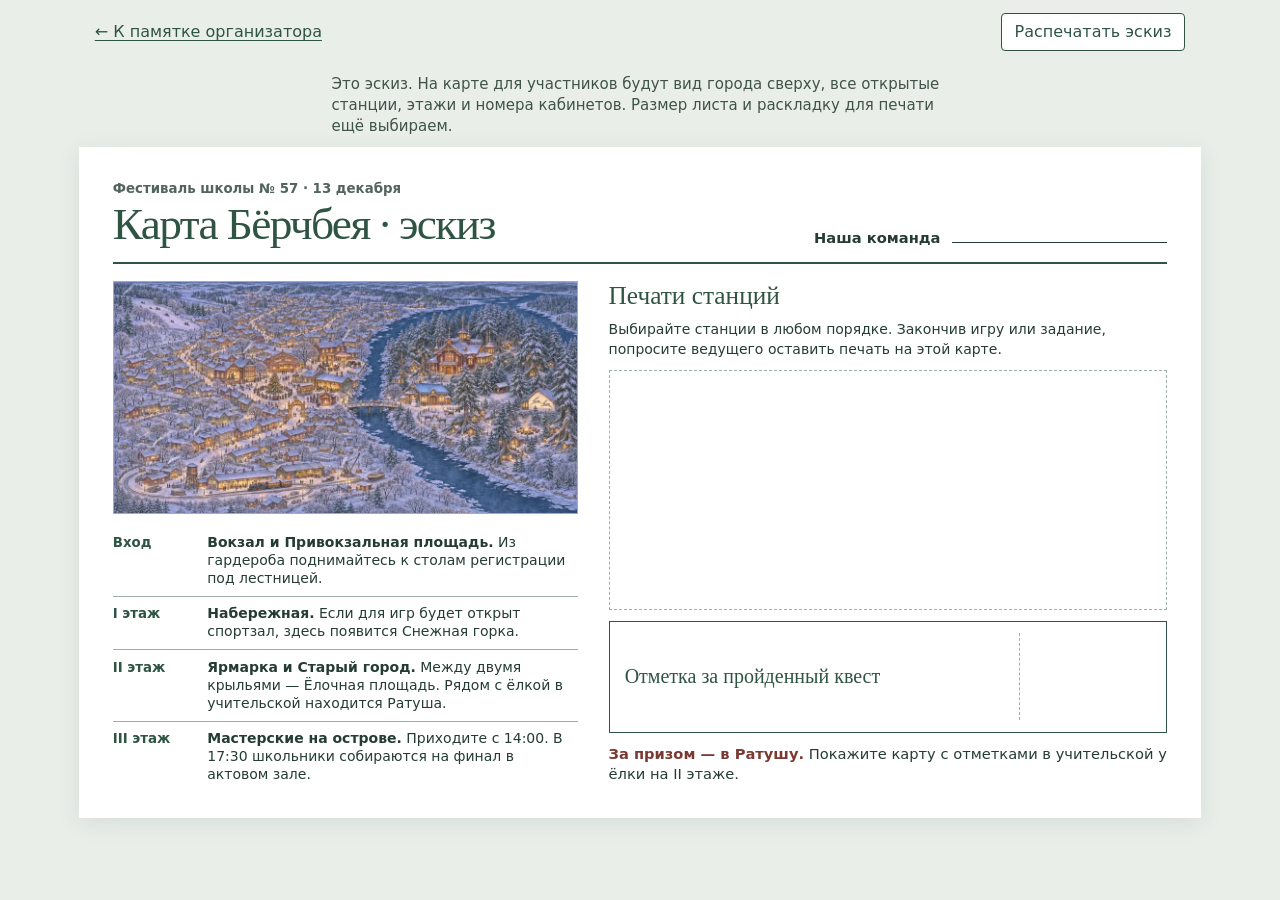
<file: birchbay/karta.html>
<!doctype html>
<html lang="ru">
<head>
<meta charset="utf-8">
<meta name="viewport" content="width=device-width, initial-scale=1">
<title>Эскиз карты команды · Бёрчбей</title>
<style>
:root{--ink:#253c34;--second:#52645b;--line:#a2afa7;--green:#2f5444;--wine:#7a3932;color-scheme:light;font-family:system-ui,-apple-system,sans-serif;color:var(--ink);background:#e9eee9}
*{box-sizing:border-box}
body{margin:0}
nav{margin:0 auto;max-width:297mm;display:flex;justify-content:space-between;align-items:center;gap:1em;padding:.8rem 1rem}
nav a,nav button{color:var(--green);font:500 1rem/1.35 system-ui;text-underline-offset:.2em}
nav button{cursor:pointer;border:1px solid currentColor;border-radius:.25rem;background:white;padding:.45em .8em}
.sheet{background:white;padding:9mm;max-width:297mm;margin:0 auto 1em;box-shadow:0 .3rem 1.4rem #1d392717}
.head{display:flex;align-items:flex-end;justify-content:space-between;gap:5mm;border-bottom:1.5pt solid var(--green);padding-bottom:4mm}
h1,h2,p,dl,dt,dd,figure{margin:0}
.date{font-size:10pt;color:var(--second);font-weight:550}
h1{font:normal 34pt/.98 Georgia,serif;letter-spacing:-.035em;color:var(--green);margin:1.5mm 0 0}
.team{display:flex;align-items:baseline;gap:3mm;font-size:11pt;font-weight:650}
.team:after{content:"";display:block;width:57mm;border-bottom:.7pt solid var(--ink)}
.body-grid{margin-top:4.5mm;display:grid;grid-template-columns:minmax(0,1fr) minmax(0,1.2fr);gap:8mm}
.scene{width:100%;height:auto;display:block;border:1px solid var(--line)}
.zones{margin-top:3mm}
.zone{padding:2.2mm 0;border-bottom:.55pt solid var(--line);display:grid;grid-template-columns:22mm 1fr;gap:3mm;align-items:baseline}
.zone:last-child{border:0;padding-bottom:0}
.zone dt{color:var(--green);font-size:10pt;font-weight:700;line-height:1.28}
.zone dd{font:normal 10.5pt/1.28 system-ui,sans-serif}
.zone dd strong{font-weight:650}
.marks{min-width:0;display:flex;flex-direction:column;gap:3mm}
h2{font:normal 19pt/1.13 Georgia,serif;color:var(--green)}
.marks p{font-size:10.5pt;line-height:1.36}
.open-field{flex:1;min-height:58mm;border:1px dashed var(--line)}
.quest{padding:3mm 4mm;border:1pt solid var(--green);display:grid;grid-template-columns:minmax(0,1fr) 35mm;align-items:center;gap:3mm}
.quest h2{font-size:15pt}
.quest .blank{height:23mm;border-left:.65pt dashed var(--line)}
.prize{font-size:11pt!important}
.prize strong{color:var(--wine)}
@page{size:A4 landscape;margin:9mm}
@media print{
:root{background:#fff}
.open-field{min-height:90mm}
.zone{padding-top:3mm;padding-bottom:3mm}
nav{display:none}
.sheet{width:auto;max-width:none;padding:0;margin:0;box-shadow:none}
}
@media screen and (max-width:830px){
.sheet{padding:20px}
.body-grid{gap:19px}
.zone{grid-template-columns:1fr;gap:2px}
.team:after{width:30mm}
}
@media screen and (max-width:620px){
.sheet{padding:18px}
.head{align-items:flex-start;flex-direction:column;gap:5mm}
h1{font-size:31pt}
.team:after{width:min(54vw,65mm)}
.body-grid{grid-template-columns:1fr}
.zone{grid-template-columns:22mm minmax(0,1fr);gap:3mm}
}
.draft-note{max-width:68ch;margin:.65rem auto;padding:0 1rem;color:#405349;font:15px/1.4 system-ui,sans-serif}@media print{.draft-note{display:none}}
</style>
</head>
<body>
<nav aria-label="Действия"><a href="index.html#guide">← К памятке организатора</a><button type="button" onclick="window.print()">Распечатать эскиз</button></nav>
<p class="draft-note">Это эскиз. На карте для участников будут вид города сверху, все открытые станции, этажи и номера кабинетов. Размер листа и раскладку для печати ещё выбираем.</p>
<main class="sheet">
<header class="head"><div><p class="date">Фестиваль школы № 57 · 13 декабря</p><h1>Карта Бёрчбея · эскиз</h1></div><p class="team">Наша команда</p></header>
<div class="body-grid">
<section aria-label="Районы Бёрчбея">
<img class="scene" width="960" height="480" src="[data-uri]" alt="Зимний Бёрчбей. Мост соединяет город на берегу реки и освещённые мастерские на острове.">
<dl class="zones">
<div class="zone"><dt>Вход</dt><dd><strong>Вокзал и Привокзальная площадь.</strong> Из гардероба поднимайтесь к столам регистрации под лестницей.</dd></div>
<div class="zone"><dt>I этаж</dt><dd><strong>Набережная.</strong> Если для игр будет открыт спортзал, здесь появится Снежная горка.</dd></div>
<div class="zone"><dt>II этаж</dt><dd><strong>Ярмарка и Старый город.</strong> Между двумя крыльями — Ёлочная площадь. Рядом с ёлкой в учительской находится Ратуша.</dd></div>
<div class="zone"><dt>III этаж</dt><dd><strong>Мастерские на острове.</strong> Приходите с 14:00. В 17:30 школьники собираются на финал в актовом зале.</dd></div>
</dl>
</section>
<section class="marks" aria-label="Отметки команды">
<h2>Печати станций</h2><p>Выбирайте станции в любом порядке. Закончив игру или задание, попросите ведущего оставить печать на этой карте.</p>
<div class="open-field" aria-label="Свободное поле для печатей станций"></div>
<div class="quest"><div><h2>Отметка за пройденный квест</h2></div><div class="blank" aria-hidden="true"></div></div>
<p class="prize"><strong>За призом — в Ратушу.</strong> Покажите карту с отметками в учительской у ёлки на II этаже.</p>
</section>
</div>
</main>
</body>
</html>
</file>
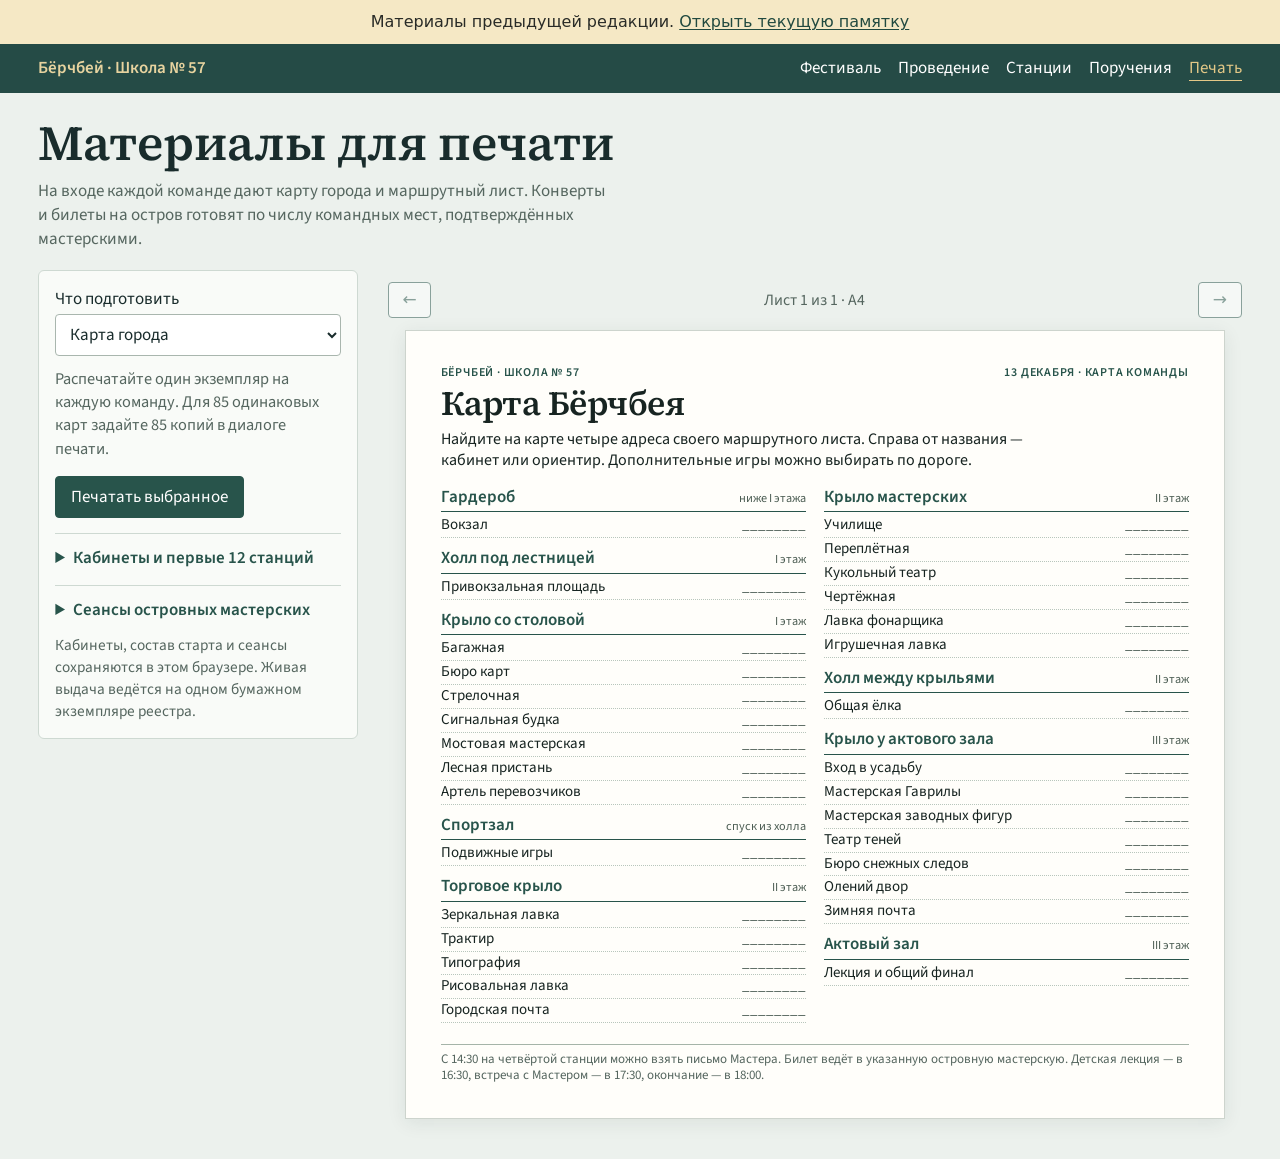
<file: birchbay/pechat.html>
<!doctype html>
<html lang="ru"><head><meta charset="utf-8"><meta name="viewport" content="width=device-width, initial-scale=1"><title>Предыдущая редакция · Бёрчбей · Материалы для печати</title>
<style>
@font-face{font-family:BirchSans;font-weight:400;font-style:normal;font-display:swap;src:url("[data-uri]") format("woff2");unicode-range:U+0400-052F,U+2116}
@font-face{font-family:BirchSans;font-weight:400;font-style:normal;font-display:swap;src:url("[data-uri]") format("woff2");unicode-range:U+0000-00FF,U+2000-206F,U+2190-21FF}
@font-face{font-family:BirchSans;font-weight:600;font-style:normal;font-display:swap;src:url("[data-uri]") format("woff2");unicode-range:U+0400-052F,U+2116}
@font-face{font-family:BirchSans;font-weight:600;font-style:normal;font-display:swap;src:url("[data-uri]") format("woff2");unicode-range:U+0000-00FF,U+2000-206F,U+2190-21FF}
@font-face{font-family:BirchSerif;font-weight:400;font-style:normal;font-display:swap;src:url("[data-uri]") format("woff2");unicode-range:U+0400-052F,U+2116}
@font-face{font-family:BirchSerif;font-weight:400;font-style:normal;font-display:swap;src:url("[data-uri]") format("woff2");unicode-range:U+0000-00FF,U+2000-206F,U+2190-21FF}
@font-face{font-family:BirchSerif;font-weight:600;font-style:normal;font-display:swap;src:url("[data-uri]") format("woff2");unicode-range:U+0400-052F,U+2116}
@font-face{font-family:BirchSerif;font-weight:600;font-style:normal;font-display:swap;src:url("[data-uri]") format("woff2");unicode-range:U+0000-00FF,U+2000-206F,U+2190-21FF}
[hidden]{display:none!important}
:root{color-scheme:light;--ink:#192c2c;--green:#28544b;--mint:#c9ddd2;--paper:#fffefa;--line:#ced9d2;--dim:#55665f;--gold:#e3c887}*,*:before,*:after{box-sizing:border-box}body{margin:0;background:#ecf1ed;color:var(--ink);font:17px/1.42 BirchSans,system-ui,sans-serif}a{color:var(--green);text-underline-offset:3px}button,input,select{font:inherit}input,select{max-width:100%;min-width:0;border:1px solid #a9b6ae;border-radius:4px;padding:.4em .55em;color:var(--ink);background:white}button{color:white;background:var(--green);border:1px solid var(--green);padding:.48em .88em;border-radius:4px;cursor:pointer}button.secondary{color:var(--green);background:white}button:disabled{opacity:.5;cursor:default}button:focus-visible,a:focus-visible,select:focus-visible,input:focus-visible,summary:focus-visible{outline:3px solid #a67720;outline-offset:2px}header.site{background:#254b46;color:white}header.site .bar{max-width:1370px;margin:auto;padding:12px clamp(15px,3vw,44px);display:flex;gap:1.4em;align-items:baseline;justify-content:space-between;flex-wrap:wrap}header.site .brand{color:#e7d39f;font-weight:700;text-decoration:none}nav{display:flex;gap:1em;flex-wrap:wrap}nav a{color:white;text-decoration:none}nav a[aria-current]{color:var(--gold);border-bottom:1px solid var(--gold)}
main{max-width:1370px;margin:0 auto;padding:24px clamp(14px,3vw,44px) 40px}h1,h2,h3,p{margin:0}h1,h2,.paper-title{font-family:BirchSerif,Georgia,serif}h1{font-size:clamp(32px,4vw,49px);font-weight:600;line-height:1.07}h2{font-weight:600}p+p{margin-top:.55em}.screen-lead{max-width:72ch;margin:.55em 0 1.1em;color:var(--dim)}.screen-layout{display:grid;grid-template-columns:minmax(255px,320px) minmax(0,1fr);gap:clamp(16px,2.3vw,36px);align-items:start}.panel{background:#f9fbf8;border:1px solid var(--line);padding:16px;border-radius:6px}.panel label,.settings label{display:grid;gap:.2em}.panel select{width:100%}.controls{display:grid;gap:12px}.help{color:var(--dim);font-size:.96em}.inline{display:flex;gap:10px;align-items:end;flex-wrap:wrap}.inline>label{flex:1 1 70px}.inline>label input{width:100%}.toolbar{margin-top:15px}.pager{display:flex;gap:9px;align-items:center;justify-content:space-between;margin:12px 0}.pager button{padding:.3em .8em}.status{font-variant-numeric:tabular-nums;font-size:.93em;color:var(--dim)}.note{display:block;border-left:3px solid #a57f3e;padding-left:.7em;margin:.55em 0;color:#52615a;font-size:.95em}
details.settings{margin-top:15px;padding-top:12px;border-top:1px solid var(--line)}summary{cursor:pointer;color:var(--green);font-weight:600}details.settings[open]>summary{margin-bottom:10px}.settings p{font-size:.94em;margin-bottom:8px}.site-note{margin-top:.85em;color:var(--dim);font-size:.9em}.editor-group{margin:.6em 0}.editor-group summary{font-size:.96em}.editor-group label{grid-template-columns:1fr 1fr;align-items:center;gap:6px;margin:5px 0;font-size:.9em}.editor-group input{width:100%}.starts-editor label{grid-template-columns:1.3em 1fr}.slot-row{display:flex;align-items:center;justify-content:space-between;gap:7px;border-bottom:1px solid var(--line);padding:.4em 0;font-size:.93em}.slot-row button{padding:.15em .4em}.error{color:#963b29}
#paper{min-width:0}.sheet{display:none;background:var(--paper);border:1px solid #cdd4cd;box-shadow:0 4px 18px #19342c15;padding:clamp(18px,3vw,35px);max-width:820px;margin:0 auto;color:#172421;overflow-wrap:anywhere;line-height:1.23}.sheet.current{display:block}.paper-title{font-size:34px;line-height:1.08;letter-spacing:-.014em}.paper-kicker{display:flex;justify-content:space-between;gap:12px;margin:0 0 .4em;font:600 12px/1.2 BirchSans,sans-serif;text-transform:uppercase;letter-spacing:.065em;color:var(--green)}.sheet-intro{font:16px/1.32 BirchSans,sans-serif;margin:.55em 0 1em;max-width:76ch}.paper-end{margin-top:10px;border-top:1px solid #a5b4a8;padding-top:6px;color:var(--dim);font-size:13px}.map-columns{display:grid;grid-template-columns:1fr 1fr;gap:18px}.map-zone{break-inside:avoid;margin:0 0 11px}.map-zone h3{font-size:17px;line-height:1.15;color:var(--green);border-bottom:1.3px solid var(--green);padding-bottom:4px;display:flex;align-items:baseline;justify-content:space-between;gap:5px}.map-zone h3 small{font-size:.72em;font-weight:400;white-space:nowrap;color:#4d5e54}.map-zone ul{list-style:none;padding:0;margin:2px 0}.map-zone li{display:grid;grid-template-columns:minmax(0,1.28fr) minmax(3.6em,.72fr);gap:5px;padding:3px 0;border-bottom:1px dotted #b8c6bc;font-size:15px;line-height:1.13}.room{text-align:right;color:#41544b}.map-way{border-left:3px solid #899f91;padding-left:.7em;font-size:.9em;margin:.5em 0}.quad-grid{display:grid;grid-template-columns:1fr 1fr;gap:9px}.route-card,.child-letter,.generic-letter{border:1px dashed #8d9b90;padding:12px;min-width:0;break-inside:avoid;display:flex;flex-direction:column}.route-card h3,.child-letter h3,.card-heading{font:600 23px/1.12 BirchSerif,Georgia,serif}.route-top,.line-pair{display:flex;justify-content:space-between;align-items:baseline;gap:7px}.route-top b,.case-ref{font:700 22px/1 BirchSans,sans-serif;color:var(--green);white-space:nowrap}.route-card ol{list-style:none;padding:0;margin:9px 0}.route-card li{display:grid;grid-template-columns:1.3em minmax(0,1fr) 1em;gap:5px;padding:5px 0;border-top:1px solid var(--line);align-items:start}.step-no{color:var(--green);font-weight:700}.route-card .desk small{display:block;margin-top:2px;color:#495c52}.route-card .stamp{border:1.3px solid #536c60;width:1em;height:1em;margin-top:2px}.route-card .card-foot{border-top:1px solid var(--line);margin-top:auto;padding-top:7px;font-size:14px;line-height:1.25}.route-card .card-foot p+p{margin-top:4px}.field{border-bottom:1px solid #7d8e82;display:inline-block;min-width:35px;min-height:1.05em;vertical-align:baseline}.long-field{min-width:110px}.table{border-collapse:collapse;width:100%;margin-top:8px;text-align:left;font-size:14px;line-height:1.18}.table th,.table td{border:1px solid #adb9ae;padding:5px 6px;vertical-align:top}.table th{background:#edf3ee;color:#294b3e;font-weight:600}.table .num{white-space:nowrap}.board-table td{height:34px}.mini-title{font-size:17px;color:var(--green);margin:14px 0 3px}.steps{padding-left:1.25em;margin:7px 0}.steps li+li{margin-top:4px}.balance-table td,.balance-table th{text-align:center}.balance-table td:first-child,.balance-table th:first-child{text-align:left}.float-note{border:1px solid #bacabd;padding:9px 11px;margin:12px 0;font-size:15px}.booking-grid{display:grid;gap:9px}.booking-pair{display:grid;grid-template-columns:1fr 1fr;border:1.35px dashed #87978c;break-inside:avoid}.booking-pair>div{padding:10px;min-width:0}.booking-pair>div+div{border-left:1.35px dashed #87978c}.booking-piece h3{font:600 19px/1.16 BirchSerif,Georgia,serif}.booking-piece .ticket-id{display:block;font:700 22px/1.1 BirchSans,sans-serif;color:#234d3f;margin:4px 0}.booking-piece dl{display:grid;grid-template-columns:auto minmax(0,1fr);gap:3px 8px;margin:5px 0;font-size:14px}.booking-piece dt{color:#52655a}.booking-piece dd{margin:0}.booking-note{border-top:1px dotted #8d9e91;margin-top:6px;padding-top:4px;font-size:13px}.kit-grid{display:grid;grid-template-columns:1fr 1fr;gap:11px}.kit-card{border:1px solid #a1b4a5;padding:12px;break-inside:avoid}.kit-card h3{color:var(--green);font-size:18px;line-height:1.16;margin-bottom:6px}.kit-card p,.child-letter p,.generic-letter p{font-size:15px;line-height:1.35}.kit-card .speech,.child-letter .message{font:16px/1.36 BirchSerif,Georgia,serif}.child-letter .message{margin:12px 0}.child-letter .sender{font:italic 18px BirchSerif,Georgia,serif;margin-top:auto;text-align:right}.ruled{border-bottom:1px solid #a3b1a6;min-height:1.8em}.fillable{display:grid;grid-template-columns:1fr 1fr;gap:8px}.tiny{font-size:13px;color:var(--dim)}.sheet h2.paper-title+p{margin-top:.45em}.empty{padding:1.4em;border:1px dashed #8fa899;color:#466053;background:#f6f9f6}.footer-nav{display:block;margin-top:1em}.cuts-table td{min-height:25px}
@media(max-width:880px){.screen-layout{grid-template-columns:minmax(0,1fr)}.panel{display:block}.controls{grid-template-columns:repeat(2,minmax(0,1fr));align-items:end}.controls .help,.controls .wide{grid-column:1/-1}.settings{max-width:100%}}@media(max-width:560px){header.site .bar{gap:.3em}nav{gap:.65em;font-size:.9em}.map-columns,.kit-grid,.quad-grid,.booking-pair{grid-template-columns:1fr}.booking-pair>div+div{border-left:0;border-top:1px dashed #87978c}.controls{display:block}.controls>div,.controls>label{margin-bottom:8px}.sheet{padding:14px}.route-card,.child-letter{min-height:225px}.table{font-size:12px}.table td,.table th{padding:3px 2px}.board-table{font-size:11px}.preview-wrap{overflow-x:auto}.map-zone li{font-size:16px}.paper-title{font-size:28px}}
@page{size:A4 portrait;margin:9mm}
@media print{
:root{color-scheme:light}html,body{height:auto!important;background:white!important;font:10pt/1.2 BirchSans,Arial,sans-serif;color:#15261f;-webkit-print-color-adjust:exact;print-color-adjust:exact}header.site,.screen-head,.panel,.pager,.screen-only,footer,.empty{display:none!important}main,.screen-layout,.preview-wrap,#paper{display:block!important;padding:0!important;margin:0!important;max-width:none!important;overflow:visible!important}.sheet,.sheet.current{display:block!important;box-shadow:none;border:0;background:white;width:100%;min-height:0;margin:0;padding:0;break-after:page;page-break-after:always;break-inside:avoid}.sheet:last-child{break-after:auto;page-break-after:auto}.paper-kicker{font-size:8pt;margin-bottom:2mm}.paper-title{font-size:23pt}.sheet-intro{font-size:10.5pt;line-height:1.23;margin:2.2mm 0 4mm}.map-columns{display:grid;grid-template-columns:1fr 1fr;gap:6mm}.map-zone{margin-bottom:3mm}.map-zone h3{font-size:12pt;padding-bottom:1mm}.map-zone li{font-size:10.8pt;padding:1mm 0;line-height:1.13}.map-way{font-size:10pt}.paper-end{font-size:9pt;margin-top:2mm;padding-top:1mm}.quad-grid{display:grid;grid-template-columns:1fr 1fr;grid-template-rows:1fr 1fr;height:272mm;gap:1.7mm}.route-card,.child-letter,.generic-letter{padding:3.8mm;min-height:0}.route-card h3,.child-letter h3,.card-heading{font-size:18pt}.route-top b,.case-ref{font-size:17pt}.route-card ol{margin:2mm 0}.route-card li{padding:2.4mm 0;font-size:11.5pt}.route-card .desk small{font-size:9.4pt}.route-card .card-foot{font-size:9.6pt;line-height:1.18;padding-top:1.7mm}.booking-grid{gap:1.8mm}.booking-pair{display:grid;grid-template-columns:1fr 1fr;min-height:51mm}.booking-pair>div{padding:2.1mm}.booking-pair>div+div{border-top:0;border-left:1.2px dashed #8c9a90}.booking-piece h3{font-size:13pt}.booking-piece .ticket-id{font-size:16pt}.booking-piece dl{font-size:9.4pt;gap:.7mm 2mm}.booking-note{font-size:9pt}.kit-grid{display:grid;grid-template-columns:1fr 1fr;gap:3mm}.kit-card{padding:3mm}.kit-card h3{font-size:12.5pt}.kit-card p,.child-letter p,.generic-letter p{font-size:10.5pt}.kit-card .speech,.child-letter .message{font-size:11pt}.table{font-size:9.2pt;line-height:1.12}.table td,.table th{padding:1.2mm 1.3mm}.board-table td{height:9mm}.mini-title{font-size:12.3pt;margin:3mm 0 1mm}.float-note{font-size:10pt;padding:2mm 3mm;margin:2mm 0}.tiny{font-size:9pt}.steps li+li{margin-top:1.1mm}.ticket-book{border-spacing:0}.batch{font-size:9.4pt}}
.route-bookings{border-collapse:collapse;width:100%;table-layout:fixed;margin-top:.45em;font-size:14px}.route-bookings th{color:var(--green);font-weight:600;text-align:left;padding:0 .3em .13em 0}.route-bookings td{border:1px solid #819688;height:1.5em}.booking-rule{font-size:.92em}@media print{.route-bookings{font-size:9.4pt}.route-bookings td{height:6mm}}
@media print{
.sheet.route-sheet{height:272mm;position:relative}
.route-sheet .quad-grid{display:block;position:relative;height:268mm}
.route-sheet .route-card{position:absolute;top:0;left:0;width:calc(50% - 1mm);height:133mm;padding:3.3mm}
.route-sheet .route-card:nth-child(even){left:calc(50% + 1mm)}
.route-sheet .route-card:nth-child(n+3){top:135mm}
.route-sheet .route-card ol{margin:1.3mm 0}
.route-sheet .route-card li{padding:1.6mm 0;font-size:11pt}
.route-sheet .route-card .card-foot{font-size:9.1pt;line-height:1.17}
.route-sheet .route-card .card-foot p+p{margin-top:.8mm}
.route-sheet .route-bookings{font-size:9pt;margin-top:1mm}
.route-sheet .route-bookings td{height:5mm}
}
</style>
<style>
.archive-edition{margin:0;background:#f5e8c5;color:#292b27;font:500 16px/1.45 system-ui,sans-serif;padding:.65em max(1em,calc((100% - 76rem)/2));text-align:center}
.archive-edition a{color:#21493f;text-decoration:underline;text-underline-offset:.14em}
@media print{
.archive-edition{display:none!important}
@page{@bottom-right{content:"Бёрчбей · предыдущая редакция";font:8pt sans-serif;color:#555}}
}
</style>
</head>
<body><aside class="archive-edition" aria-label="Редакция материалов">Материалы предыдущей редакции. <a href="index.html#guide">Открыть текущую памятку</a></aside><header class="site"><div class="bar"><a class="brand" href="index.html">Бёрчбей · Школа № 57</a><nav aria-label="Материалы фестиваля"><a href="index.html">Фестиваль</a><a href="provedenie.html">Проведение</a><a href="stancii.html">Станции</a><a href="dela.html">Поручения</a><a href="pechat.html" aria-current="page">Печать</a></nav></div></header>
<main><div class="screen-head"><h1>Материалы для печати</h1><p class="screen-lead">На входе каждой команде дают карту города и маршрутный лист. Конверты и билеты на остров готовят по числу командных мест, подтверждённых мастерскими.</p></div>
<div class="screen-layout"><aside class="panel"><div class="controls"><label class="wide">Что подготовить<select id="mode">
<optgroup label="Вход и ярмарка"><option value="map">Карта города</option><option value="routes">Маршрутные листы команд</option><option value="list">Сверка маршрутов и выдача на входе</option></optgroup>
<optgroup label="Остров"><option value="register">Единый реестр мест</option><option value="coupons">Метки для конвертов и билеты</option><option value="reserve">Запасной парный бланк</option></optgroup>
<optgroup label="Поручения"><option value="letters">Письма Мастера</option><option value="horse">Лошадка · проба и передача</option><option value="blank">Бланк другого поручения</option></optgroup>
</select></label>
<div class="inline wide" id="range-panel" hidden><label>С команды<input id="range-from" type="number" min="1" max="85" value="1"></label><label>По команду<input id="range-to" type="number" min="1" max="85" value="85"></label></div>
<div id="branch-panel" class="wide" hidden><label>Дело<select id="branch-filter"></select></label></div>
<div id="copies-panel" class="wide" hidden><label>Число писем<input id="copies" type="number" min="1" max="85" value="4"></label></div>
<p id="hint" class="help wide"></p></div>
<div class="toolbar"><button id="print" type="button">Печатать выбранное</button></div>
<details class="settings"><summary>Кабинеты и первые 12 станций</summary>
<p>После обхода школы внесите для каждого адреса номер кабинета или короткий ориентир. Они появятся на карте, в маршрутах и на билетах. Оставленные пустыми строки можно заполнить от руки.</p>
<div id="room-editor"></div><details class="editor-group starts-editor"><summary>Состав первых двенадцати</summary><p>Если какой-то стол не откроется, до печати замените его другим работающим адресом на I–II этажах. Порядок команд и баланс сохранятся.</p><div id="start-editor"></div></details></details>
<details class="settings" id="slot-settings"><summary>Сеансы островных мастерских</summary>
<p>Одна строка — один сеанс одного дела. Одно командное место занимает вся команда из 1–3 человек. Число мест сообщает ведущий после пробы столов и реквизита.</p>
<label>Дело<select id="session-case"></select></label><div class="inline"><label>Начало<input id="session-time" type="time" value="15:20" min="15:00" max="17:29"></label><label>Командных мест<input id="session-seats" type="number" min="0" max="85" placeholder="0"></label></div>
<button class="secondary" id="add-session" type="button">Добавить сеанс</button>
<p id="session-msg" role="status" class="tiny"></p><div id="session-rows"></div></details>
<p id="persistence" class="site-note"></p></aside>
<section class="preview-wrap" aria-label="Предпросмотр выбранных листов"><div class="pager"><button class="secondary" id="prev" type="button" aria-label="Предыдущая страница">←</button><span class="status" id="page-status" aria-live="polite"></span><button class="secondary" id="next" type="button" aria-label="Следующая страница">→</button></div><div id="paper"></div></section></div>
<noscript>Чтобы выбрать и распечатать бланк, откройте страницу в браузере с включённым JavaScript.</noscript></main>
<script>
'use strict';
const zones=[
 {n:'Гардероб',f:'ниже I этажа',ids:['gate']},{n:'Холл под лестницей',f:'I этаж',ids:['square']},
 {n:'Крыло со столовой',f:'I этаж',ids:['bags','maps','switch','signal','bridge','rafts','ferry']},{n:'Спортзал',f:'спуск из холла',ids:['gym']},
 {n:'Торговое крыло',f:'II этаж',ids:['mirror','inn','print','drawing','post']},{n:'Крыло мастерских',f:'II этаж',ids:['school','binding','puppets','design','lantern','toyshop']},
 {n:'Холл между крыльями',f:'II этаж',ids:['tree']},{n:'Крыло у актового зала',f:'III этаж',ids:['island','gav','figures','shadow','bureau','deer','winterpost']},{n:'Актовый зал',f:'III этаж',ids:['hall']}];
const names={gate:'Вокзал',square:'Привокзальная площадь',bags:'Багажная',maps:'Бюро карт',switch:'Стрелочная',signal:'Сигнальная будка',bridge:'Мостовая мастерская',rafts:'Лесная пристань',ferry:'Артель перевозчиков',gym:'Подвижные игры',mirror:'Зеркальная лавка',inn:'Трактир',print:'Типография',drawing:'Рисовальная лавка',post:'Городская почта',school:'Училище',binding:'Переплётная',puppets:'Кукольный театр',design:'Чертёжная',lantern:'Лавка фонарщика',toyshop:'Игрушечная лавка',tree:'Общая ёлка',island:'Вход в усадьбу',gav:'Мастерская Гаврилы',figures:'Мастерская заводных фигур',shadow:'Театр теней',bureau:'Бюро снежных следов',deer:'Олений двор',winterpost:'Зимняя почта',hall:'Лекция и общий финал'};
const stationZone=Object.fromEntries(zones.flatMap(z=>z.ids.map(id=>[id,z])));
const baseStart=['bags','maps','bridge','switch','mirror','print','puppets','drawing','school','binding','post','inn'];
const canStart=[...zones[2].ids,...zones[4].ids,...zones[5].ids];
const cases={
  "horse": {
    "letter": "Л",
    "name": "Лошадка для читальни",
    "first": "school",
    "issue": "ferry",
    "upper": "gav",
    "message": "В сельской читальне ждут деревянную лошадку. По столу она едет, а на пороге застревает. Найдите учительницу в училище. У неё и игрушка, и деревянная планка высотой с порог читальни. Помогите отправить лошадку с ярмарки."
  },
  "shade": {
    "letter": "Т",
    "name": "Заяц для театра теней",
    "first": "puppets",
    "issue": "print",
    "upper": "shadow",
    "message": "Кукольник обещал детям из читальни спектакль про зайца. Афиша у него готова, а на ширме вместо зайца пляшут три пятна. Возьмите в кукольном театре образец, проверьте оттиск у печатницы и помогите собрать тень. Верните кукольнику рисунок, по которому он сможет повторить вашу сцену."
  },
  "track": {
    "letter": "С",
    "name": "Дело о деревянном олене",
    "first": "post",
    "issue": "switch",
    "upper": "bureau",
    "message": "Снеговик открыл Бюро снежных следов. Первое дело уже на столе: деревянный олень пропал с полки, а за крыльцом отпечатались копыта. На городской почте возьмите план острова. Если узнаете, где искать оленя, почтальон передаст адрес смотрителю упряжи."
  },
  "mail": {
    "letter": "П",
    "name": "Ответ сельской читальне",
    "first": "post",
    "issue": "binding",
    "upper": "winterpost",
    "message": "В читальне заказали открытку. Какой рисунок поставить — домик, кота или ёлку? Заказ прислали складным письмом. Почтальон бережёт его на городской почте, а на острове ещё помнят, как читать такие письма. Принесите почтальону открытку с рисунком, который просили дети."
  }
};
// Each cyclic batch contains one team per starting position at each step.
const routeSeeds=[[2,1,11,8],[0,3,5,8],[0,2,7,10],[0,1,5,7],[0,3,7,9],[0,2,5,9],[0,5,7,10],[4,7,1,9]];
const q=id=>document.getElementById(id);
const esc=value=>String(value).replace(/[&<>"']/g,c=>({'&':'&amp;','<':'&lt;','>':'&gt;','"':'&quot;',"'":'&#39;'}[c]));
const pad=n=>String(n).padStart(2,'0');
const key='birchbay.print.2026-12-13.v1';let storage=true;
const state={rooms:{},starts:[...baseStart],sessions:[]};
const validTime=s=>typeof s==='string'&&/^\d\d:\d\d$/.test(s)&&Number(s.slice(3))<60&&s>='15:00'&&s<'17:30';
function restore(){
 try{const a=JSON.parse(localStorage.getItem(key)||'null');if(!a)return;
 if(a.rooms&&typeof a.rooms==='object'){for(const id of Object.keys(names))if(typeof a.rooms[id]==='string')state.rooms[id]=a.rooms[id].slice(0,32);}
 if(Array.isArray(a.starts)&&a.starts.length===12&&new Set(a.starts).size===12&&a.starts.every(v=>canStart.includes(v)))state.starts=[...a.starts];
 if(Array.isArray(a.sessions)){const used=new Set();for(const x of a.sessions){if(!x||!Object.hasOwn(cases,x.branch)||!validTime(x.time)||!Number.isInteger(x.seats)||x.seats<1||x.seats>85)continue;const k=x.branch+x.time;if(!used.has(k)){state.sessions.push({branch:x.branch,time:x.time,seats:x.seats});used.add(k);}}}
 }catch(e){storage=false;}
}
function save(){try{localStorage.setItem(key,JSON.stringify(state));}catch(e){storage=false;}q('persistence').textContent=storage?'Кабинеты, состав старта и сеансы сохраняются в этом браузере. Живая выдача ведётся на одном бумажном экземпляре реестра.':'Браузер не сохраняет настройки. До закрытия страницы распечатайте карту, маршруты и реестр.';}
function route(n){const batch=Math.floor((n-1)/12),shift=(n-1)%12;return routeSeeds[batch].map(i=>state.starts[(i+shift)%12]);}
function room(id){return state.rooms[id]?.trim()||'________';}
function where(id){return stationZone[id].f+' · '+room(id);}
function entries(){return [...state.sessions].sort((a,b)=>a.time.localeCompare(b.time)||a.branch.localeCompare(b.branch)).flatMap(s=>Array.from({length:s.seats},(_,i)=>({branch:s.branch,time:s.time,place:i+1,id:cases[s.branch].letter+'-'+s.time.replace(':','')+'-'+pad(i+1)})));}
function chunks(arr,n){const out=[];for(let i=0;i<arr.length;i+=n)out.push(arr.slice(i,i+n));return out;}
function sheet(content,type=''){return '<article class="sheet '+type+'">'+content+'</article>';}
function paperHeader(name,small='Организаторам'){return '<div class="paper-kicker"><span>Бёрчбей · Школа № 57</span><span>13 декабря · '+esc(small)+'</span></div><h2 class="paper-title">'+esc(name)+'</h2>';}
const line=(cls='')=>'<span class="field '+cls+'"></span>';
const box='□';
function mapSheet(){
 const zoneBlock=z=>'<section class="map-zone"><h3>'+esc(z.n)+' <small>'+esc(z.f)+'</small></h3><ul>'+z.ids.map(id=>'<li><span>'+esc(names[id])+'</span><span class="room">'+esc(room(id))+'</span></li>').join('')+'</ul></section>';
 return [sheet(paperHeader('Карта Бёрчбея','Карта команды')+'<p class="sheet-intro">Найдите на карте четыре адреса своего маршрутного листа. Справа от названия — кабинет или ориентир. Дополнительные игры можно выбирать по дороге.</p><div class="map-columns"><div>'+zones.slice(0,5).map(zoneBlock).join('')+'</div><div>'+zones.slice(5).map(zoneBlock).join('')+'</div></div><p class="paper-end">С 14:30 на четвёртой станции можно взять письмо Мастера. Билет ведёт в указанную островную мастерскую. Детская лекция — в 16:30, встреча с Мастером — в 17:30, окончание — в 18:00.</p>')];
}
function teamCard(n){
 return '<section class="route-card"><div class="paper-kicker"><span>Бёрчбей</span><span>13 декабря · школа № 57</span></div><div class="route-top"><h3>Маршрут команды</h3><b>№ '+pad(n)+'</b></div><ol>'+route(n).map((id,i)=>'<li><span class="step-no">'+(i+1)+'</span><div class="desk"><strong>'+esc(names[id])+'</strong><small>'+esc(where(id))+'</small></div><span class="stamp" aria-label="Отметка ведущего"></span></li>').join('')+'</ol><div class="card-foot"><p>Сыграйте на четырёх адресах по порядку и возьмите отметки. Можно заглядывать и в другие лавки.</p><p><b>После четвёртой игры</b> с 14:30 здесь выдают письмо Мастера. Если пришли раньше, вернитесь сюда за письмом.</p><p>Замена от дежурного '+line('long-field')+'</p><table class="route-bookings"><thead><tr><th>Активная бронь №</th><th>Сдано / погашено</th></tr></thead><tbody><tr><td></td><td></td></tr><tr><td></td><td></td></tr></tbody></table><p class="booking-rule">Другое дело можно взять, когда первое закрыто и у мастера есть место.</p></div></section>';
}
function validRange(){
 const a=q('range-from').valueAsNumber,b=q('range-to').valueAsNumber;
 return Number.isInteger(a)&&Number.isInteger(b)&&a>=1&&a<=b&&b<=85?[a,b]:null;
}
function selectedTeams(){const r=validRange();return r?Array.from({length:r[1]-r[0]+1},(_,i)=>r[0]+i):[];}
function routeSheets(){return chunks(selectedTeams(),4).map(group=>sheet('<div class="quad-grid">'+group.map(teamCard).join('')+'</div>','cut-sheet route-sheet'));}
function balances(){
 const counts=Object.fromEntries(state.starts.map(id=>[id,[0,0,0,0]]));
 const seen=new Set();
 for(let n=1;n<=85;n++){const r=route(n);if(new Set(r).size!==4||seen.has(r.join(',')))throw Error('Повтор в маршрутах');seen.add(r.join(','));r.forEach((id,i)=>counts[id][i]++);}
 return counts;
}
function table(head,rows,cls=''){return '<table class="table '+cls+'"><thead><tr>'+head.map(x=>'<th>'+x+'</th>').join('')+'</tr></thead><tbody>'+rows.map(r=>'<tr>'+r.map(x=>'<td>'+x+'</td>').join('')+'</tr>').join('')+'</tbody></table>';}
function controlSheets(){
 const counts=balances(),summary=state.starts.map(id=>[esc(names[id]),...counts[id],counts[id].reduce((a,b)=>a+b)]);
 const first=sheet(paperHeader('Распределение 85 команд')+'<p class="sheet-intro">В каждой колонке посчитаны назначения на один ход у всех 85 команд. Колонка «Шаг 4» показывает, где будут просить письма. Каждая команда получает четыре разных адреса.</p>'+table(['Станция','Шаг 1','Шаг 2','Шаг 3','Шаг 4','Всего'],summary,'balance-table')+'<h3 class="mini-title">У стола регистрации</h3><ol class="steps"><li>Разложите вырезанные карточки по номерам. Передайте каждой стойке свой непрерывный диапазон и соответствующую часть ведомости. Один номер получает одна команда целиком.</li><li>Выдайте карту и очередную карточку из своей стопки. Отметьте выдачу и число детей. Номер команды понадобится для её конверта и билета.</li><li>Если станция закрылась, координатор выбирает открытый адрес с местом, которого ещё нет в листе. Исправьте один и тот же шаг на карточке и в ведомости. При замене четвёртого адреса предупредите новую точку выдачи писем.</li></ol><p class="paper-end">7–8 назначений на станцию за один шаг — расчёт для синхронных групп, а не вместимость комнаты. До старта сверьте число целых команд, которые помещаются за столами, и число комплектов. Если все не помещаются, координатор перераспределяет столы или пересобирает и проигрывает расписание входа.</p>');
 const list=chunks(selectedTeams(),18).map(gr=>sheet(paperHeader('Ведомость на входе · '+pad(gr[0])+'–'+pad(gr[gr.length-1]))+'<p class="sheet-intro">Дайте команде карту и лист с её номером. Отметьте выдачу и впишите число детей. Фамилии здесь не требуются.</p>'+table(['Команда','1','2','3','4 · письмо','Выдано / дети'],gr.map(n=>[pad(n),...route(n).map(id=>esc(names[id])),box+' / ____']),'board-table')+'<p class="paper-end">Сверка перед открытием: для каждого номера сравните четыре названия с карточкой. Ведущий последней станции должен знать, какие письма с подтверждёнными местами сейчас можно выдать.</p>'));
 return [first,...list];
}
function slotInstructions(){
 return '<ol class="steps"><li>Старший острова подтверждает кабинет, время и число готовых командных мест для каждого дела. На одно место печатают одну строку реестра, одну метку на конверт и один билет с тем же номером. Билет рассчитан на одну команду целиком.</li><li>Координатор регистрирует передачу конверта на определённую четвёртую станцию. Парный билет передаёт на нижний пост этого дела. Номер метки закрепляет одно место; второй конверт на него выдавать нельзя.</li><li>С 14:30 ведущий последней станции сверяет маршрутный лист. У команды одновременно действует одна бронь. Выдавая конверт, впишите номер команды на метке, номер брони — в свободную строку листа и сообщите оба номера координатору. Нижний пост после своей пробы сверяет метку, отдаёт единственный билет с этим номером и отмечает выдачу на метке. У двери мастерской помощник забирает билет и сообщает о входе. На финише ведущий ставит в той же строке «Сдано», время и свои инициалы. Координатор закрывает запись; при свободном месте команда может взять другое поручение.</li><li>При возврате координатор ставит в маршрутном листе «Погашено» и время. Отказ до выдачи: верните координатору неиспользованную метку и парный билет. Координатор отмечает возврат, сверяет свободное место с мастером и перераспределяет комплект. После выдачи или при потере билета старый номер сначала гасят и у нижнего поста, и у мастера. Только получив подтверждение, координатор оформляет новый комплект с суффиксом /Р1 и новой строкой. Записи о прежней команде оставляют в реестре.</li></ol>';
}
function selectedPlaces(){const filter=q('branch-filter').value;return entries().filter(x=>filter==='all'||x.branch===filter);}
function registerPage(list,index,total){
 const lowerHTML=Object.values(cases).map(c=>'<b>'+esc(c.name)+'</b> — '+esc(names[c.issue])+' → '+esc(names[c.upper])).join('<br>');
 return sheet(paperHeader('Реестр мест на острове','Единственный учётный экземпляр')+'<p class="sheet-intro">Координатор '+line('long-field')+' · лист '+index+' из '+total+'. Впишите, на какую четвёртую станцию передан конверт, а при выдаче — номер команды. Отмечайте выдачу билета и вход по сообщениям нижнего поста и мастерской.</p>'+
 table(['№ брони','Дело / сеанс / место','Кабинет','Конверт на станции','Команда','Билет / вход / возврат'],list.map(x=>[esc(x.id),esc(cases[x.branch].name)+'<br>'+esc(x.time)+' · место '+x.place,esc(room(cases[x.branch].upper)),'','','']), 'board-table')+
 '<p class="tiny">Для исправления или повторной выдачи: прежний № '+line()+' погашен в '+line()+' · нижний пост '+line()+' · мастерская '+line()+' · новый № '+line()+' · подпись координатора '+line()+'.</p><h3 class="mini-title">Откуда поступают отметки</h3><p class="tiny">'+lowerHTML+'</p>');
}
function registerSheets(){
 const all=entries();if(!all.length)return [];
 const pages=chunks(all,13);
 return [sheet(paperHeader('Выдача мест на острове')+'<p class="sheet-intro">В расписании '+state.sessions.length+' сеансов и '+all.length+' подтверждённых мест для команд. Реестр остаётся у одного координатора. Время детской лекции — 16:30, общий финал — 17:30.</p>'+slotInstructions()+'<p class="float-note">Проверьте стопки до открытия: на каждый номер есть одна метка и один билет. В поле «кабинет» должен стоять фактический адрес. При задержке мастерской координатор связывается и с местом выдачи конверта, и с нижним постом.</p>'),...pages.map((gr,i)=>registerPage(gr,i+1,pages.length))];
}
function coupon(x,blank=false){
 const c=blank?null:cases[x.branch];
 const val=(t)=>blank?line():esc(t), nm=c?c.name:'', issued=c?names[c.issue]:'', dest=c?names[c.upper]:'', r=c?room(c.upper):'';
 const id=blank?'№ '+line('long-field'):esc(x.id);
 const fields='<dl><dt>Дело</dt><dd>'+val(nm)+'</dd><dt>Мастерская</dt><dd>'+val(dest)+'</dd><dt>Кабинет</dt><dd>'+val(r)+'</dd><dt>Сеанс · место</dt><dd>'+val(blank?'':x.time)+' · '+val(blank?'':x.place)+'</dd><dt>Команда №</dt><dd>'+line()+'</dd></dl>';
 return '<section class="booking-pair"><div class="booking-piece"><h3>Метка на конверт</h3><span class="ticket-id">'+id+'</span>'+fields+'<p class="booking-note">За билетом после пробы — '+val(issued)+'. Выдачу отметил '+line()+'.</p></div><div class="booking-piece"><h3>Билет на остров</h3><span class="ticket-id">'+id+'</span>'+fields+'<p class="booking-note">Покажите у двери мастерской. Помощник забирает билет при входе.</p></div></section>';
}
function couponSheets(){
 return chunks(selectedPlaces(),4).map(gr=>sheet(paperHeader('Конверты и билеты','Разрезать по пунктиру')+'<p class="sheet-intro">Левую половину прикрепите к конверту. Правую передайте на указанный нижний пост. Обе половины связаны одной строкой реестра.</p><div class="booking-grid">'+gr.map(x=>coupon(x)).join('')+'</div>'));
}
function reserveSheets(){return [sheet(paperHeader('Возврат и повторная выдача')+'<p class="sheet-intro">Бланк заполняет координатор. Получите подтверждение мастера о свободном месте. Если прежний билет мог остаться у команды, сообщите обоим постам о его погашении. Запишите исходный и новый номера в журнал ниже, затем повторите новый номер на обеих половинах парного бланка.</p>'+
 table(['Прежний №','Новый №','Дело / сеанс / место','Кабинет','Команда / пост','Время, подписи'],Array.from({length:4},()=>['','','','','','']),'board-table')+'<div class="booking-grid" style="margin-top:4mm">'+coupon(null,true)+coupon(null,true)+'</div><p class="paper-end">Используйте исходный № места и очередной суффикс /Р1, /Р2. Журнал возвратов — приложение к единому реестру. Не пришедшая к сеансу команда ещё не подтверждает освобождение места.</p>')];}
function caseLetter(c){
 return '<section class="child-letter"><div class="paper-kicker"><span>Бёрчбей · письмо Мастера</span></div><h3>'+esc(c.name)+'</h3><p class="tiny">Команда № '+line()+' · Бронь № '+line('long-field')+'</p><p class="message">'+esc(c.message)+'</p><p><b>Первый адрес</b><br>'+esc(names[c.first])+', '+esc(where(c.first))+'</p><p class="sender">Мастер</p><p class="paper-end">Метка с номером места — на конверте. Сохраните конверт до нижней пробы.</p></section>';
}
function letterSheets(){const n=q('copies').valueAsNumber,c=cases[q('branch-filter').value];if(!c||!Number.isInteger(n)||n<1||n>85)return [];
 return chunks(Array.from({length:n},()=>caseLetter(c)),4).map(gr=>sheet('<div class="quad-grid">'+gr.join('')+'</div>','cut-sheet'));
}
function blankCase(){
 return '<section class="generic-letter"><div class="paper-kicker"><span>Бёрчбей · бланк поручения</span></div><h3 class="card-heading">Письмо Мастера</h3><p>Кому и в каком деле помочь</p><div class="ruled"></div><div class="ruled"></div><p>Первый адрес и кабинет</p><div class="ruled"></div><p>Что взять у горожанина</p><div class="ruled"></div><p>Нижняя проба и кто выдаёт билет</p><div class="ruled"></div><p>Островная мастерская</p><div class="ruled"></div><p>Кому вернуть результат и как его показать</p><div class="ruled"></div></section>';
}
function blankSheets(){return [sheet('<div class="quad-grid">'+Array.from({length:4},blankCase).join('')+'</div>','cut-sheet')];}
function kit(title,paras){return '<section class="kit-card"><h3>'+title+'</h3>'+paras.map(p=>'<p>'+p+'</p>').join('')+'</section>';}
function horseSheets(){
 const marks='<p class="tiny">Команда № '+line()+' · комплект № '+line()+'</p>';
 const child='<section class="generic-letter"><div class="paper-kicker"><span>Бёрчбей · Лошадка для читальни</span></div><h3 class="card-heading">Лист испытаний</h3>'+marks+'<p>Поставьте на лошадку колёса одного размера. Меняйте только колёса. Через планку переезжайте так же, как в училище.</p>'+table(['Колёса','Переезжает через планку?','Помещается по мерке?'],[['Маленькие','да / нет','да / нет'],['Большие','да / нет','да / нет'],['Средние','да / нет','да / нет']],'cuts-table')+'<p>Мы выбрали '+line('long-field')+' колёса.</p><p>В багажной покажите обе пробы с ними же: прокатите лошадку через планку и положите в настоящую коробку.</p><p>Крышка закрылась? '+line()+'</p></section>';
 return [sheet(paperHeader('Лошадка для читальни · прогон')+'<p class="sheet-intro">Учительница, упаковщица, перевозчик и Гаврила разыгрывают одно дело целиком до открытия. Для каждого одновременно обслуживаемого экипажа нужен свой проверенный комплект. Номер ставится на лошадке, планке, пакетике с колёсами и соответствующей коробке.</p><div class="kit-grid">'+
 kit('Перед открытием',['Возьмите устойчивую деревянную лошадку со сменными колёсами трёх диаметров, планку, закрывающуюся коробку, картон для мерки и три фигурки для переправы. Для модели с двумя осями подготовьте полный комплект каждого размера.','С малыми колёсами днище задевает планку. С большими лошадка переезжает через неё, но оказывается выше внутренней высоты коробки. Со средними проходит обе пробы. Если получается иначе, подберите другую планку, коробку или колёса и проверьте заново.'])+
 kit('Училище · исходная проба',['Ребёнок пробует прокатить лошадку по столу, затем через планку. После четвёртой игры или по письму в Училище команда берёт <b>лошадку с малыми колёсами и именно эту планку</b>.','Фраза учительницы: «На столе она едет. А где днище зацепит порог читальни? Возьмите наш порожек и покажите его резчику».'])+
 kit('Багажная · мерка',['Упаковщица достаёт коробку с номером комплекта. Дети снимают мерку по <b>внутренней высоте закрытой коробки</b>. Измерять от дна до наружного края крышки нельзя: игрушка может не поместиться.','Коробка остаётся у упаковщицы. К перевозчику несут лошадку, планку и полоску-мерку.'])+
 kit('Артель · переправа',['Одна лодка, перевозчик и одно место на груз. На берегу без перевозчика нельзя оставлять лису с гусём или гуся с зерном. В составе команды можно распределить фигурки и следить за берегами.','Контроль ведущего: гусь туда, назад порожняком, лиса туда, гусь обратно, зерно туда, назад порожняком, гусь туда. Лису и зерно в этой цепочке можно поменять местами. После решения сверьте бронь и выдайте парный билет.'])+
 kit('Остров · проверка колёс',['Помощник у двери принимает билет. Гаврила даёт два запасных размера колёс. Ребята сначала предполагают, какой размер подойдёт, затем ставят колёса и повторяют обе пробы.','Для проверки высоты поставьте мерку вертикально на ту же поверхность, где стоит игрушка. Удачный комплект переезжает планку, а верх лошадки оказывается ниже отметки коробки.'])+
 kit('Багажная · личный финиш',['На тех же колёсах дети показывают упаковщице проезд через планку. Затем кладут игрушку в её коробку и закрывают крышку без нажима. За завершённое дело получают приз.','Упаковщица отмечает финиш и передаёт набор помощнику. Для следующей команды возвращают малые колёса и планку в училище, запасные колёса — Гавриле, коробку — упаковщице.'])+
 '</div><p class="paper-end">В примере команда получила письмо в 14:30, вошла к Гавриле в 15:20 и сдала лошадку около 15:55. Реальное время берите из билета. Часть ребят останется на лекцию в 16:30 и общий финал в 17:30, другие уйдут после своей игры.</p>'),
 sheet('<div class="quad-grid">'+Array.from({length:4},()=>child).join('')+'</div>','cut-sheet')];
}
function branchOptions(select,all){select.replaceChildren();if(all)select.add(new Option('Все четыре дела','all'));for(const [id,c] of Object.entries(cases))select.add(new Option(c.name,id));}
function buildEditors(){
 const host=q('room-editor');
 for(const z of zones){
  const section=document.createElement('details');section.className='editor-group';
  const h=document.createElement('summary');h.textContent=z.n+' · '+z.f;section.append(h);
  for(const id of z.ids){const label=document.createElement('label');label.append(names[id]);const input=document.createElement('input');input.type='text';input.maxLength=32;input.placeholder='Каб. / ориентир';input.value=state.rooms[id]||'';input.dataset.room=id;input.addEventListener('input',()=>{state.rooms[id]=input.value;save();render(true);});label.append(input);section.append(label);}
  host.append(section);
 }
 refreshStarts();
}
function refreshStarts(){
 q('start-editor').replaceChildren();
 state.starts.forEach((value,i)=>{
  const label=document.createElement('label');label.append(pad(i+1));const select=document.createElement('select');select.ariaLabel='Стартовый адрес '+(i+1);
  for(const id of canStart){const op=new Option(names[id],id);op.disabled=id!==value&&state.starts.includes(id);select.add(op);}
  select.value=value;select.dataset.position=String(i);select.addEventListener('change',()=>{if(state.starts.includes(select.value)&&state.starts[i]!==select.value)return;state.starts[i]=select.value;save();refreshStarts();render(false);q('start-editor').querySelector('[data-position="'+i+'"]').focus();});label.append(select);q('start-editor').append(label);
 });
}
function drawSessions(){
 const host=q('session-rows');host.replaceChildren();
 for(const ses of [...state.sessions].sort((a,b)=>a.time.localeCompare(b.time)||a.branch.localeCompare(b.branch))){
  const row=document.createElement('div');row.className='slot-row';
  const text=document.createElement('span');text.textContent=ses.time+' · '+cases[ses.branch].name+' · '+ses.seats+' ком. мест';row.append(text);
  const edit=document.createElement('button');edit.type='button';edit.className='secondary';edit.textContent='Изменить';edit.addEventListener('click',()=>{q('session-case').value=ses.branch;q('session-time').value=ses.time;q('session-seats').value=ses.seats;q('session-msg').textContent='Измените число мест и нажмите «Добавить сеанс». Ноль убирает сеанс из заготовки.';q('session-seats').focus()});row.append(edit);host.append(row);
 }
}
function addSession(){
 const branch=q('session-case').value,time=q('session-time').value,seats=q('session-seats').valueAsNumber;
 const ix=state.sessions.findIndex(x=>x.branch===branch&&x.time===time);
 if(!validTime(time)||!Number.isInteger(seats)||seats<0||seats>85||(seats===0&&ix<0)){q('session-msg').textContent='Укажите начало с 15:00 до 17:29 и 1–85 командных мест. Для уже внесённого сеанса 0 удалит его из заготовки.';return;}
 if(seats===0)state.sessions.splice(ix,1);
 else if(ix>=0)state.sessions[ix].seats=seats;
 else state.sessions.push({branch,time,seats});
 q('session-msg').textContent='Расписание бланков обновлено. После передачи конвертов и билетов сверяйте изменения в бумажном реестре.';save();drawSessions();render(false);
}
let viewPage=0;
const modes={
 map:['Распечатайте один экземпляр на каждую команду. Для 85 одинаковых карт задайте 85 копий в диалоге печати.',mapSheet],
 routes:['На одном листе A4 помещаются четыре карточки. Можно напечатать весь тираж или диапазон номеров для отдельной стойки.',routeSheets],
 list:['Сначала печатается контроль распределения всех 85 команд, затем ведомость только для выбранных номеров.',controlSheets],
 register:['Распечатайте один реестр для координатора. Перед раздачей сверьте заполненные кабинеты и число мест с ведущими всех мастерских.',registerSheets],
 coupons:['Одна пара на каждое подтверждённое командное место. При перепечатке найденный второй экземпляр с тем же номером погасите.',couponSheets],
 reserve:['Два чистых парных бланка и строки для записи замены. Количество мест от повторной выдачи не увеличивается.',reserveSheets],
 letters:['Выберите дело и число писем. На A4 помещаются четыре экземпляра. Прикрепите метки с действительными номерами резервов. Материалы самих сюжетных задач находятся в разделе «Поручения».',letterSheets],
 horse:['Первый лист — проба реквизита и подсказки ведущим. Второй — четыре листка испытаний для игроков. Можно печатать выбранную страницу диапазоном в системном диалоге.',horseSheets],
 blank:['Четыре бланка для согласованной местной версии. Сначала разыграйте дело с ведущими и впишите, чем ребёнок сможет подтвердить результат.',blankSheets]
};
function pageControls(){
 const sheets=[...q('paper').querySelectorAll(':scope>.sheet')];
 viewPage=Math.max(0,Math.min(viewPage,sheets.length-1));
 sheets.forEach((el,i)=>el.classList.toggle('current',i===viewPage));
 q('prev').disabled=!sheets.length||viewPage===0;q('next').disabled=!sheets.length||viewPage===sheets.length-1;
 q('page-status').textContent=sheets.length?'Лист '+(viewPage+1)+' из '+sheets.length+' · A4':'Нет листов';q('print').disabled=!sheets.length;
}
function render(keep){
 const id=q('mode').value;if(!keep)viewPage=0;
 q('range-panel').hidden=!['routes','list'].includes(id);q('branch-panel').hidden=!['coupons','letters'].includes(id);q('copies-panel').hidden=id!=='letters';
 q('hint').textContent=modes[id][0];
 let pages=modes[id][1](),empty='';
 if(['routes','list'].includes(id)&&!validRange()){pages=[];empty='Укажите начальный и конечный номера от 1 до 85. Конечный номер должен быть не меньше начального.';}
 else if(id==='letters'&&!pages.length)empty='Укажите число писем от 1 до 85.';
 else if(!pages.length)empty='Для выбранного дела пока нет подтверждённых мест. Откройте «Сеансы островных мастерских», внесите время и число мест. Для рукописной замены есть запасной парный бланк.';
 q('paper').innerHTML=pages.length?pages.join(''):'<p class="empty" role="status">'+empty+'</p>';
 pageControls();
}
restore();buildEditors();branchOptions(q('session-case'),false);branchOptions(q('branch-filter'),true);drawSessions();save();
q('mode').addEventListener('change',()=>{const opt=q('mode').value;branchOptions(q('branch-filter'),opt!=='letters');render(false);});
for(const id of ['range-from','range-to','copies'])q(id).addEventListener('input',()=>render(false));
q('branch-filter').addEventListener('change',()=>render(false));q('add-session').addEventListener('click',addSession);
q('prev').addEventListener('click',()=>{viewPage--;pageControls()});q('next').addEventListener('click',()=>{viewPage++;pageControls()});q('print').addEventListener('click',()=>window.print());render(false);
</script></body></html>
</file>
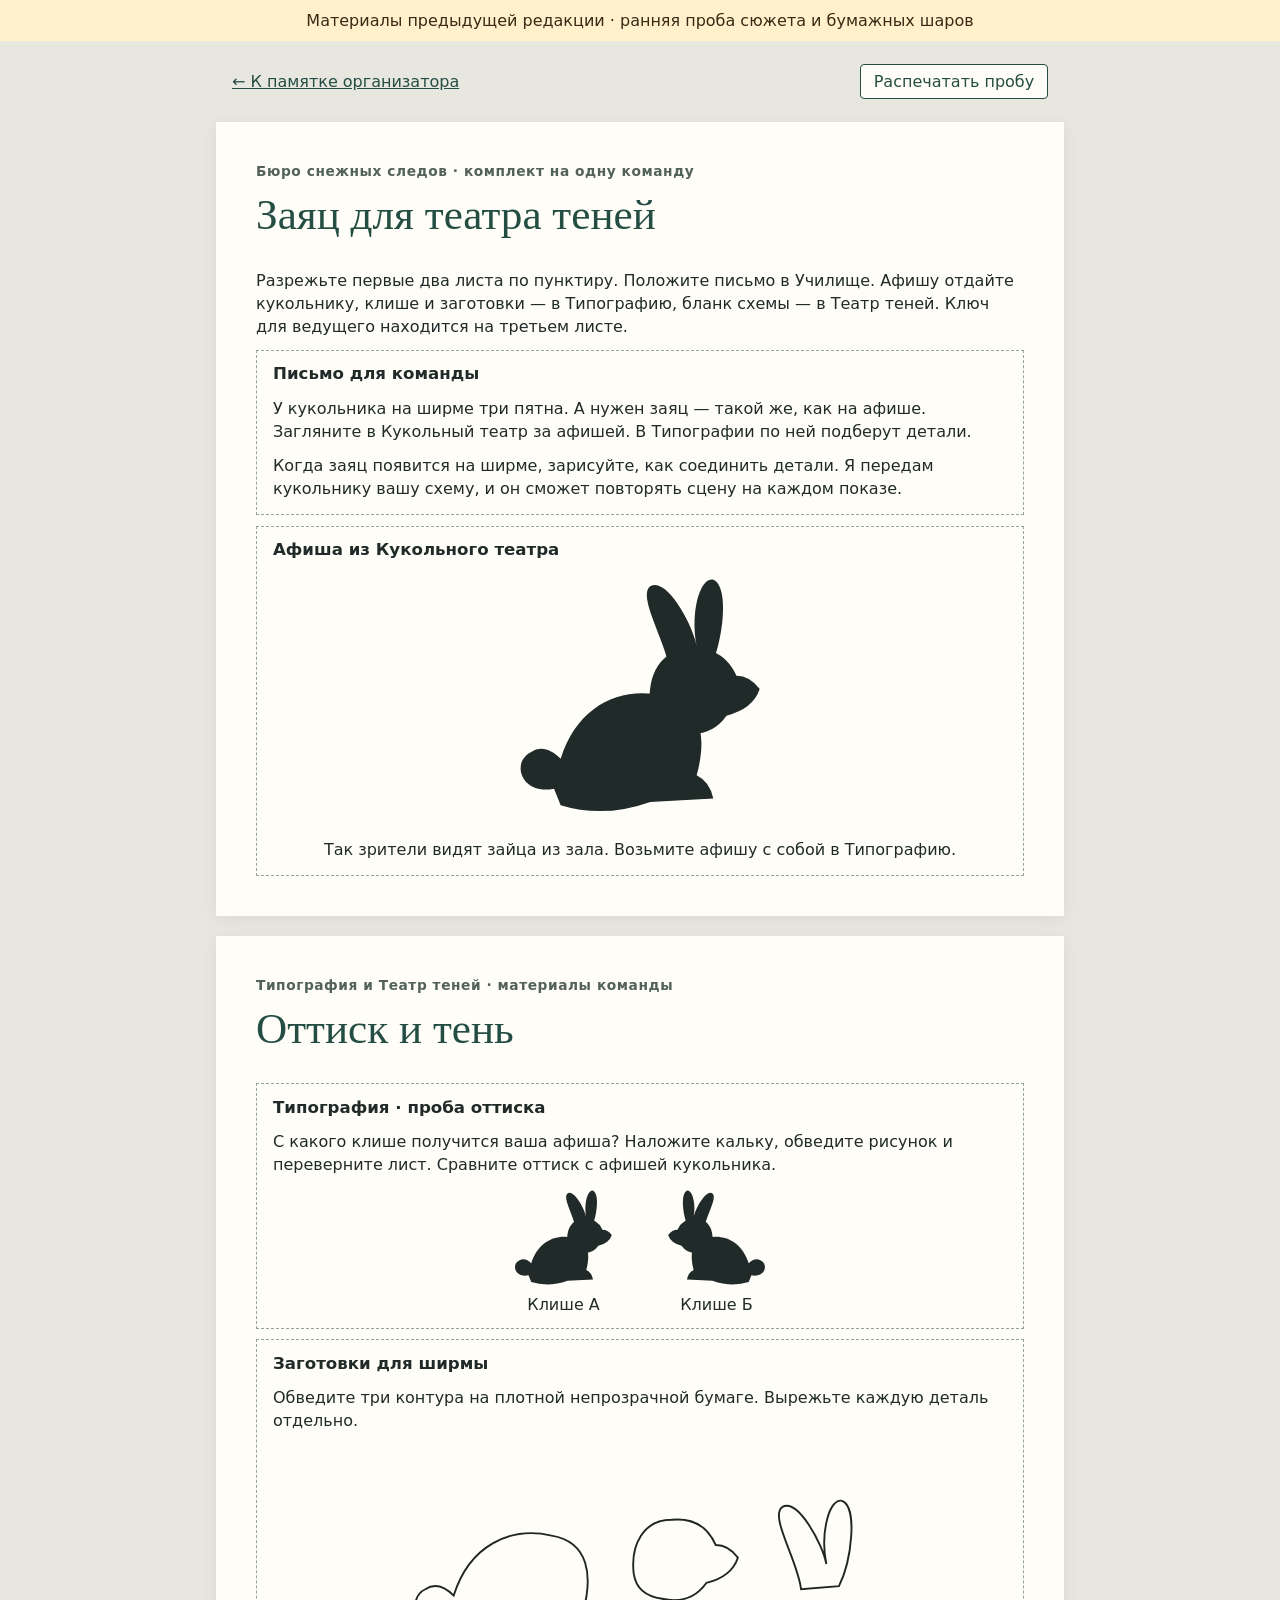
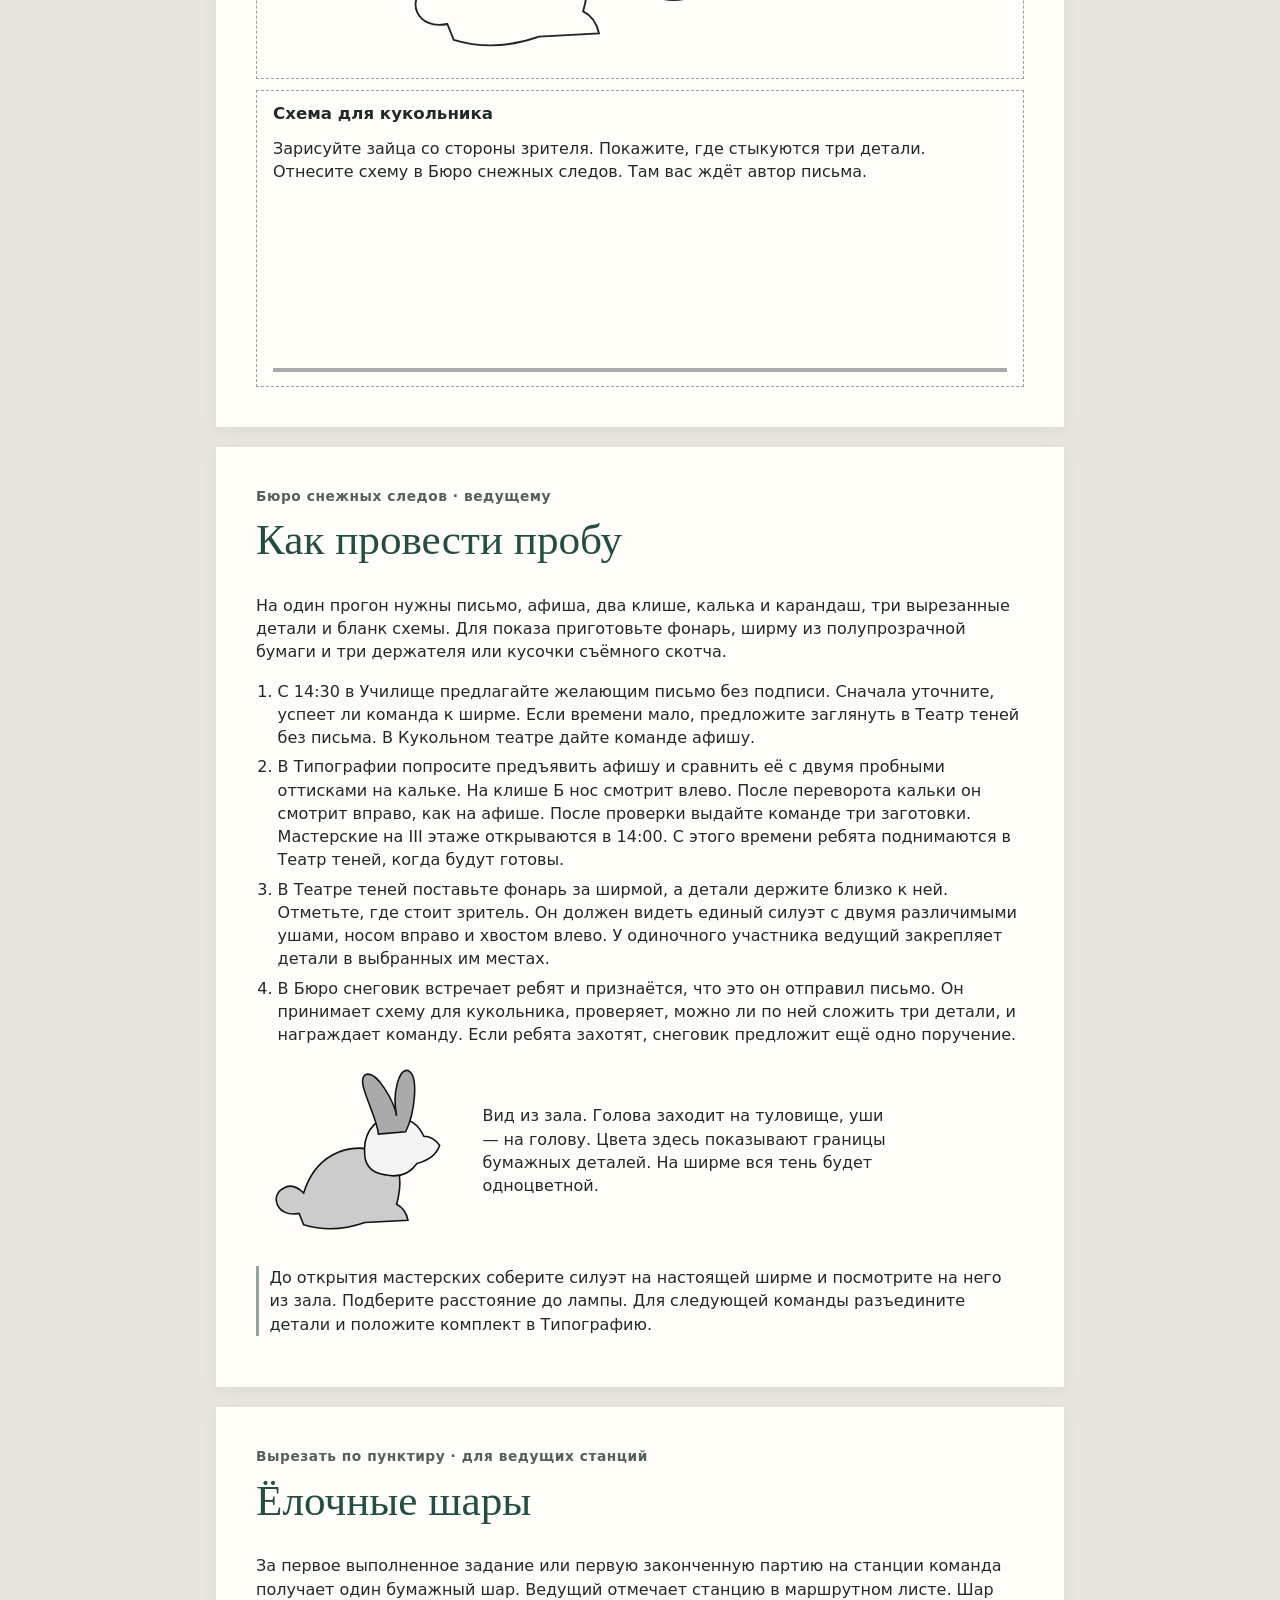
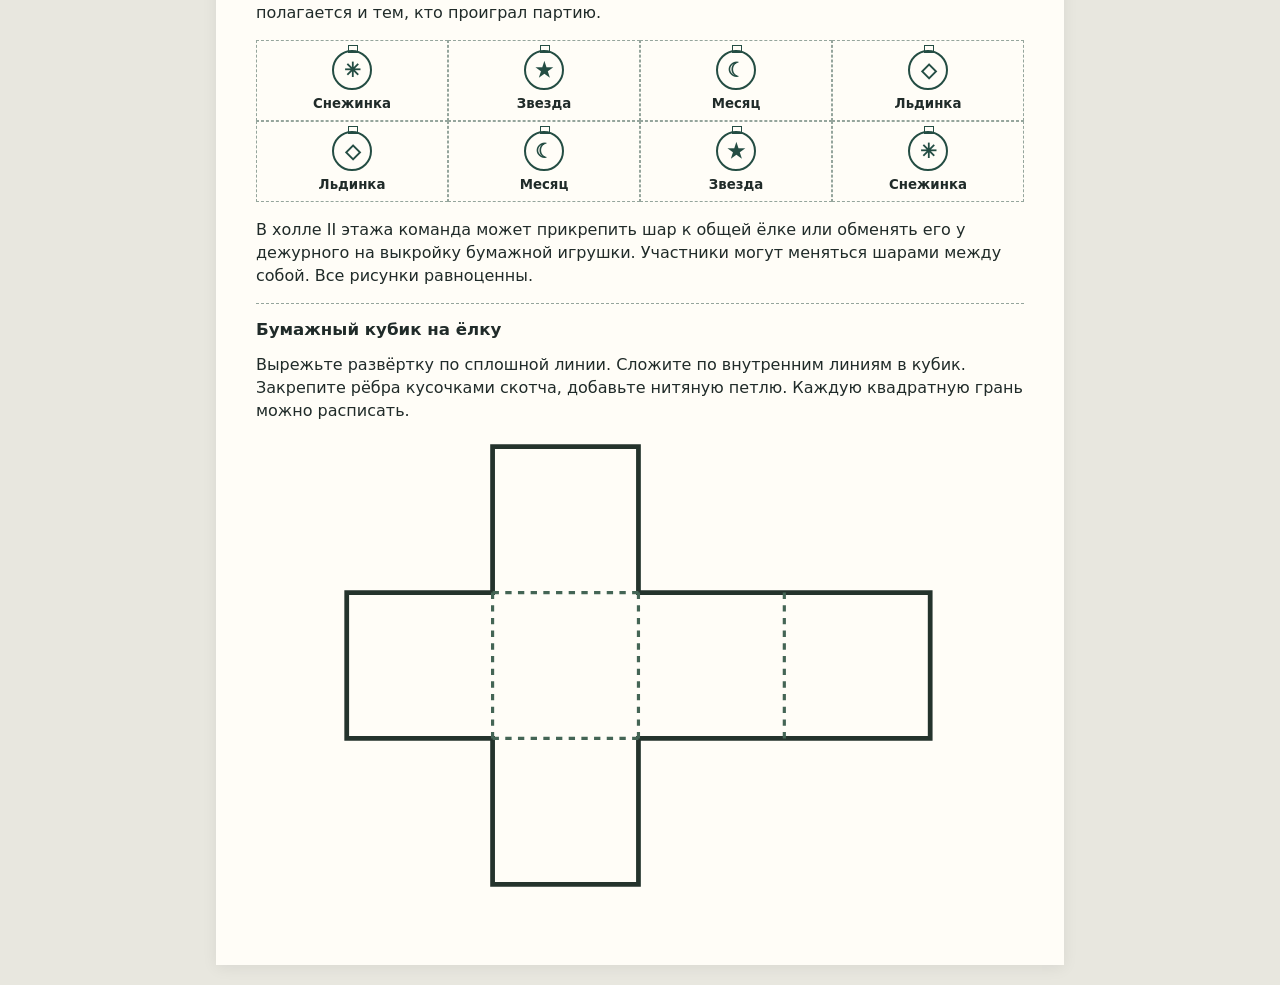
<file: birchbay/proba.html>
<!doctype html>
<html lang="ru">
<head>
<meta charset="utf-8">
<meta name="viewport" content="width=device-width,initial-scale=1">
<title>Печатная проба · Бюро снежных следов</title>
<style>
:root{--ink:#202b29;--green:#244d43;--border:#95a59c;--paper:#fffdf7;--muted:#52625b;font-family:system-ui,sans-serif;color:var(--ink);background:#e8e7df}
*{box-sizing:border-box}
body{margin:0}
nav,main{max-width:53rem;margin:0 auto}
nav{display:flex;align-items:center;justify-content:space-between;gap:1rem;padding:1.4rem 1rem}
a,button{font:inherit;color:var(--green)}
button{cursor:pointer;border:1px solid var(--green);border-radius:.25em;background:var(--paper);padding:.45rem .8rem}
.paper{margin:0 0 1.25rem;padding:clamp(1.2rem,4vw,2.5rem);background:var(--paper);box-shadow:0 .2rem .9rem #0001}
h1,h2,h3,p{margin:0 0 .7em}
h1,h2{font:500 clamp(1.8rem,5vw,2.7rem)/1.1 Georgia,serif;color:var(--green)}
h3{font-size:1.04rem;line-height:1.25}
p,li{font-size:1rem;line-height:1.45}
.eyebrow{color:var(--muted);font-size:.86rem;letter-spacing:.04em;font-weight:600}
.card,.tokens{break-inside:avoid}
.card{border:1.4px dashed var(--border);margin:.65rem 0 0;padding:.85rem 1rem}
.card p:last-child,.card h3:last-child{margin-bottom:0}
.tokens{display:grid;grid-template-columns:repeat(4,minmax(0,1fr));gap:0;margin:1rem 0}
.token{border:1px dashed var(--border);display:grid;justify-items:center;align-content:center;gap:.4em;padding:.55em .15em;text-align:center}
.token span{position:relative;display:block;width:2em;height:2em;border:2px solid currentColor;border-radius:50%;color:var(--green);font:600 1.25rem/1.85 Georgia,serif}
.token span::before{position:absolute;top:-.32em;left:calc(50% - .22em);width:.44em;height:.3em;border:1px solid currentColor;content:""}
.token small{font-weight:600}
.note{border-left:.22em solid var(--border);padding-left:.65em}
.cut-gift{margin-top:1em;border-top:1.4px dashed var(--border);padding-top:1em;break-inside:avoid}
.cube-net{display:block;width:min(172mm,100%);height:auto;margin:.7em auto 0}
.case-key{padding-left:1.35em}
.case-key li{margin:.4em 0}
@media(max-width:570px){.tokens{grid-template-columns:repeat(2,minmax(0,1fr))}}
@page{size:A4;margin:13mm}
@media print{
:root,body,.paper{color:#111;background:white}
nav{display:none}
main{max-width:none;margin:0}
.paper{margin:0;padding:0;box-shadow:none;break-before:page}
.paper:first-child{break-before:auto}
h1,h2{font-size:22pt;color:#111}h3{font-size:12pt}
p,li{font-size:11pt;line-height:1.32}
.card{border:.35mm dashed #555;padding:3.2mm 4mm;margin:2.5mm 0}
.tokens{grid-template-columns:repeat(4,minmax(0,1fr));margin:3mm 0}
.token span{color:#111}
.eyebrow{font-size:9pt;color:#333}
}

.caption{text-align:center}
.poster-face{display:flex;justify-content:center}
.poster-face svg{width:79mm;max-width:70%;height:auto}
.pair{display:flex;justify-content:center;gap:2rem}
.pair figure{margin:0;text-align:center}
.pair svg{display:block;width:min(30vw,32mm);height:auto}
.parts svg{display:block;width:min(127mm,100%);height:auto;margin:0 auto}
.sketch{min-height:47mm;background:linear-gradient(transparent 98%,#aaa 98%)}
.answer-figure{display:flex;align-items:center;gap:1.4rem;margin:1.2rem 0}
.answer-figure svg{flex:none;width:min(30%,54mm);height:auto}
.answer-figure p{max-width:26rem}
@media print{.poster-face svg{width:72mm}.pair svg{width:30mm}.parts svg{width:121mm}.sketch{min-height:43mm}.answer-figure{margin:4mm 0}}
</style>
</head>
<body>
<div style="padding:.7em 1em;text-align:center;background:#fff1cc;color:#382a14">Материалы предыдущей редакции · ранняя проба сюжета и бумажных шаров</div>
<nav><a href="index.html#guide">← К памятке организатора</a><button type="button" onclick="window.print()">Распечатать пробу</button></nav>
<main>

<section class="paper">
<p class="eyebrow">Бюро снежных следов · комплект на одну команду</p>
<h1>Заяц для театра теней</h1>
<p>Разрежьте первые два листа по пунктиру. Положите письмо в Училище. Афишу отдайте кукольнику, клише и заготовки — в Типографию, бланк схемы — в Театр теней. Ключ для ведущего находится на третьем листе.</p>
<div class="card letter"><h3>Письмо для команды</h3>
<p>У кукольника на ширме три пятна. А нужен заяц — такой же, как на афише. Загляните в Кукольный театр за афишей. В Типографии по ней подберут детали.</p>
<p>Когда заяц появится на ширме, зарисуйте, как соединить детали. Я передам кукольнику вашу схему, и он сможет повторять сцену на каждом показе.</p>
</div>
<div class="card"><h3>Афиша из Кукольного театра</h3><div class="poster-face"><svg role="img" aria-label="Заяц для афиши: два уха, нос вправо, хвост влево" viewBox="0 0 90 80"><g fill="currentColor"><path d="M19 65 C9 67 6 57 12 54 C15 52 18 53 21 56 C26 40 39 34 52 37 C64 39 65 50 62 61 Q66 63 67 68 L48 69 Q34 74 21 70 Z"></path><path d="M48 40 C47 31 51 23 60 23 Q70 22 74 31 Q78 31 81 35 Q79 41 71 43 Q66 50 57 48 Q49 47 48 40 Z"></path><path d="M54 30 C53 21 44 7 48 4 C53 1 61 16 62 22 C60 12 63 1 67 2 C72 4 70 21 66 29 Z"></path></g></svg></div><p class="caption">Так зрители видят зайца из зала. Возьмите афишу с собой в Типографию.</p></div>
</section>
<section class="paper">
<p class="eyebrow">Типография и Театр теней · материалы команды</p><h2>Оттиск и тень</h2>
<div class="card"><h3>Типография · проба оттиска</h3><p>С какого клише получится ваша афиша? Наложите кальку, обведите рисунок и переверните лист. Сравните оттиск с афишей кукольника.</p>
<div class="pair"><figure><svg role="img" aria-label="Клише А: заяц носом вправо" viewBox="0 0 90 80"><g fill="currentColor"><path d="M19 65 C9 67 6 57 12 54 C15 52 18 53 21 56 C26 40 39 34 52 37 C64 39 65 50 62 61 Q66 63 67 68 L48 69 Q34 74 21 70 Z"></path><path d="M48 40 C47 31 51 23 60 23 Q70 22 74 31 Q78 31 81 35 Q79 41 71 43 Q66 50 57 48 Q49 47 48 40 Z"></path><path d="M54 30 C53 21 44 7 48 4 C53 1 61 16 62 22 C60 12 63 1 67 2 C72 4 70 21 66 29 Z"></path></g></svg><figcaption>Клише А</figcaption></figure><figure><svg role="img" aria-label="Клише Б: заяц носом влево" viewBox="0 0 90 80"><g fill="currentColor" transform="translate(90 0) scale(-1 1)"><path d="M19 65 C9 67 6 57 12 54 C15 52 18 53 21 56 C26 40 39 34 52 37 C64 39 65 50 62 61 Q66 63 67 68 L48 69 Q34 74 21 70 Z"></path><path d="M48 40 C47 31 51 23 60 23 Q70 22 74 31 Q78 31 81 35 Q79 41 71 43 Q66 50 57 48 Q49 47 48 40 Z"></path><path d="M54 30 C53 21 44 7 48 4 C53 1 61 16 62 22 C60 12 63 1 67 2 C72 4 70 21 66 29 Z"></path></g></svg><figcaption>Клише Б</figcaption></figure></div></div>
<div class="card"><h3>Заготовки для ширмы</h3><p>Обведите три контура на плотной непрозрачной бумаге. Вырежьте каждую деталь отдельно.</p><div class="parts"><svg viewBox="0 0 152 70" role="img" aria-label="Три раздельных контура для вырезания. Туловище с хвостом, голова и уши."><path d="M19 65 C9 67 6 57 12 54 C15 52 18 53 21 56 C26 40 39 34 52 37 C64 39 65 50 62 61 Q66 63 67 68 L48 69 Q34 74 21 70 Z" transform="translate(-4,-8)" fill="none" stroke="#202622" stroke-width=".6"/><path d="M48 40 C47 31 51 23 60 23 Q70 22 74 31 Q78 31 81 35 Q79 41 71 43 Q66 50 57 48 Q49 47 48 40 Z" transform="translate(26,1)" fill="none" stroke="#202622" stroke-width=".6"/><path d="M54 30 C53 21 44 7 48 4 C53 1 61 16 62 22 C60 12 63 1 67 2 C72 4 70 21 66 29 Z" transform="translate(73,16)" fill="none" stroke="#202622" stroke-width=".6"/></svg></div></div>
<div class="card"><h3>Схема для кукольника</h3><p>Зарисуйте зайца со стороны зрителя. Покажите, где стыкуются три детали. Отнесите схему в Бюро снежных следов. Там вас ждёт автор письма.</p><div class="sketch"></div></div>
</section>
<section class="paper">
<p class="eyebrow">Бюро снежных следов · ведущему</p><h2>Как провести пробу</h2>
<p>На один прогон нужны письмо, афиша, два клише, калька и карандаш, три вырезанные детали и бланк схемы. Для показа приготовьте фонарь, ширму из полупрозрачной бумаги и три держателя или кусочки съёмного скотча.</p>
<ol class="case-key">
<li>С 14:30 в Училище предлагайте желающим письмо без подписи. Сначала уточните, успеет ли команда к ширме. Если времени мало, предложите заглянуть в Театр теней без письма. В Кукольном театре дайте команде афишу.</li>
<li>В Типографии попросите предъявить афишу и сравнить её с двумя пробными оттисками на кальке. На клише Б нос смотрит влево. После переворота кальки он смотрит вправо, как на афише. После проверки выдайте команде три заготовки. Мастерские на III этаже открываются в 14:00. С этого времени ребята поднимаются в Театр теней, когда будут готовы.</li>
<li>В Театре теней поставьте фонарь за ширмой, а детали держите близко к ней. Отметьте, где стоит зритель. Он должен видеть единый силуэт с двумя различимыми ушами, носом вправо и хвостом влево. У одиночного участника ведущий закрепляет детали в выбранных им местах.</li>
<li>В Бюро снеговик встречает ребят и признаётся, что это он отправил письмо. Он принимает схему для кукольника, проверяет, можно ли по ней сложить три детали, и награждает команду. Если ребята захотят, снеговик предложит ещё одно поручение.</li>
</ol>
<div class="answer-figure"><svg viewBox="0 0 90 80" role="img" aria-label="Схема нахлёста трёх деталей со стороны зрителя"><path d="M19 65 C9 67 6 57 12 54 C15 52 18 53 21 56 C26 40 39 34 52 37 C64 39 65 50 62 61 Q66 63 67 68 L48 69 Q34 74 21 70 Z" fill="#ccc" stroke="#111" stroke-width=".7"/><path d="M48 40 C47 31 51 23 60 23 Q70 22 74 31 Q78 31 81 35 Q79 41 71 43 Q66 50 57 48 Q49 47 48 40 Z" fill="#f4f4f4" stroke="#111" stroke-width=".7"/><path d="M54 30 C53 21 44 7 48 4 C53 1 61 16 62 22 C60 12 63 1 67 2 C72 4 70 21 66 29 Z" fill="#aaa" stroke="#111" stroke-width=".7"/></svg><p>Вид из зала. Голова заходит на туловище, уши — на голову. Цвета здесь показывают границы бумажных деталей. На ширме вся тень будет одноцветной.</p></div>
<p class="note">До открытия мастерских соберите силуэт на настоящей ширме и посмотрите на него из зала. Подберите расстояние до лампы. Для следующей команды разъедините детали и положите комплект в Типографию.</p>
</section><section class="paper">
<p class="eyebrow">Вырезать по пунктиру · для ведущих станций</p><h2>Ёлочные шары</h2>
<p>За первое выполненное задание или первую законченную партию на станции команда получает один бумажный шар. Ведущий отмечает станцию в маршрутном листе. Шар полагается и тем, кто проиграл партию.</p>
<div class="tokens" aria-label="Восемь карточек для вырезания">
<div class="token"><span aria-hidden="true">✳</span><small>Снежинка</small></div>
<div class="token"><span aria-hidden="true">★</span><small>Звезда</small></div>
<div class="token"><span aria-hidden="true">☾</span><small>Месяц</small></div>
<div class="token"><span aria-hidden="true">◇</span><small>Льдинка</small></div>
<div class="token"><span aria-hidden="true">◇</span><small>Льдинка</small></div>
<div class="token"><span aria-hidden="true">☾</span><small>Месяц</small></div>
<div class="token"><span aria-hidden="true">★</span><small>Звезда</small></div>
<div class="token"><span aria-hidden="true">✳</span><small>Снежинка</small></div>
</div>
<p>В холле II этажа команда может прикрепить шар к общей ёлке или обменять его у дежурного на выкройку бумажной игрушки. Участники могут меняться шарами между собой. Все рисунки равноценны.</p>
<div class="cut-gift"><h3>Бумажный кубик на ёлку</h3>
<p>Вырежьте развёртку по сплошной линии. Сложите по внутренним линиям в кубик. Закрепите рёбра кусочками скотча, добавьте нитяную петлю. Каждую квадратную грань можно расписать.</p>
<svg class="cube-net" viewBox="0 0 205 155" role="img" aria-label="Развёртка кубика. Четыре квадрата в ряд, по одному над и под вторым квадратом.">
<path d="M56 4h46v46h92v46h-92v46H56V96H10V50h46z" fill="none" stroke="#24332c" stroke-width="1.5"/>
<path d="M56 50h46M56 96h46M56 50v46M102 50v46M148 50v46" fill="none" stroke="#446555" stroke-width="1" stroke-dasharray="2 2"/>
</svg>
</div>
</section>

</main>
</body>
</html>
</file>
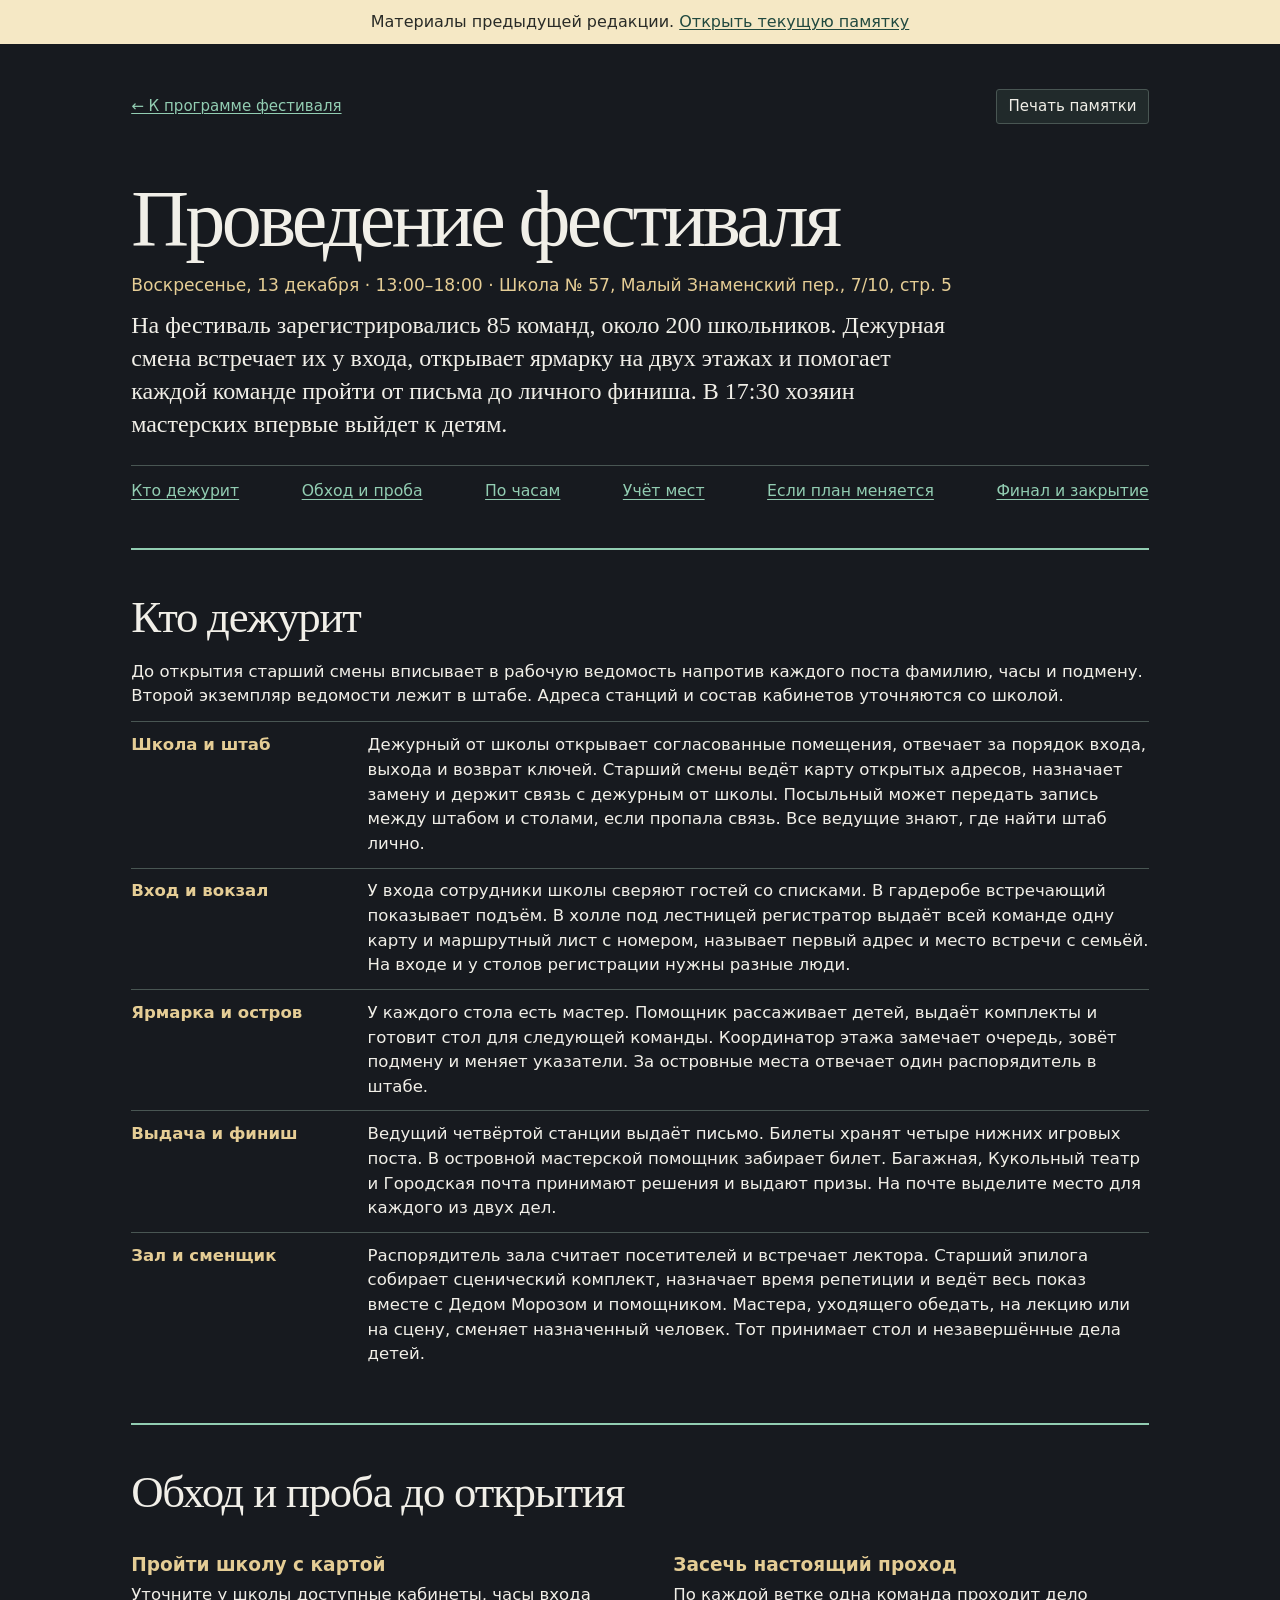
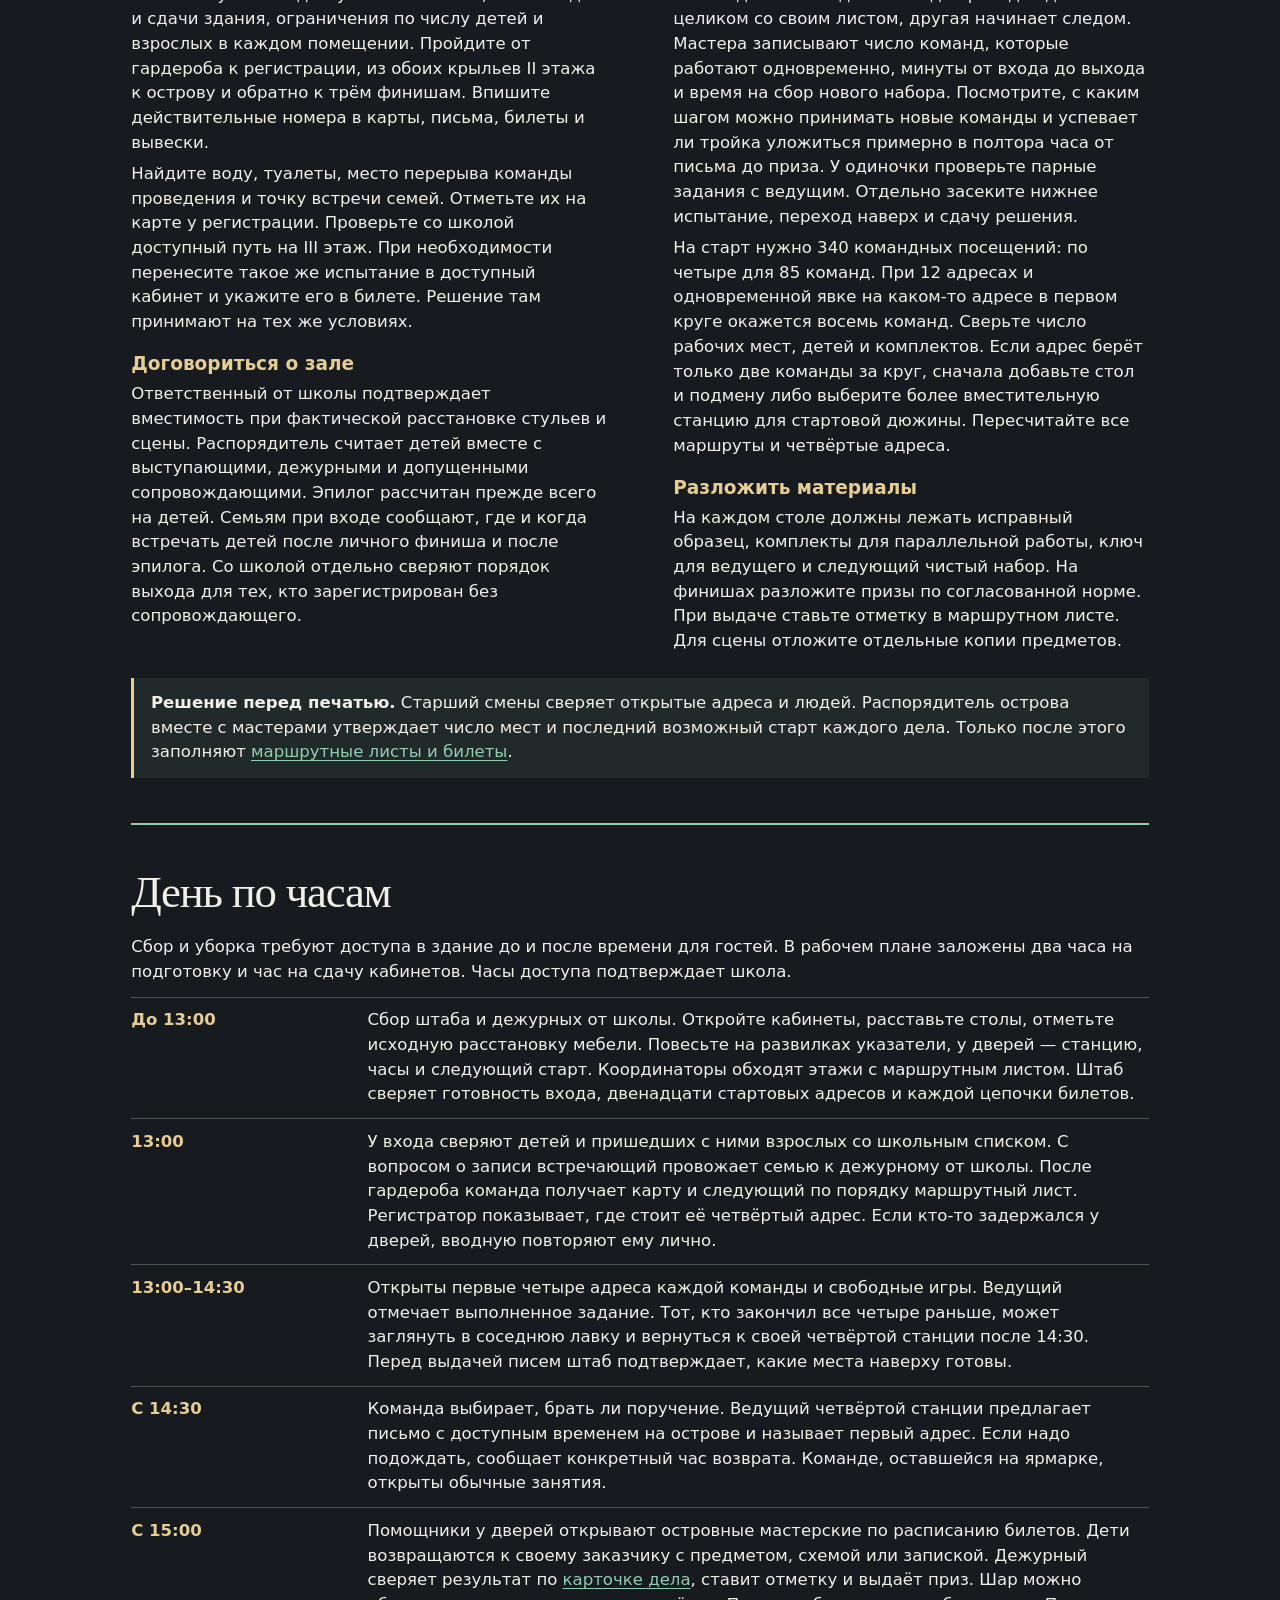
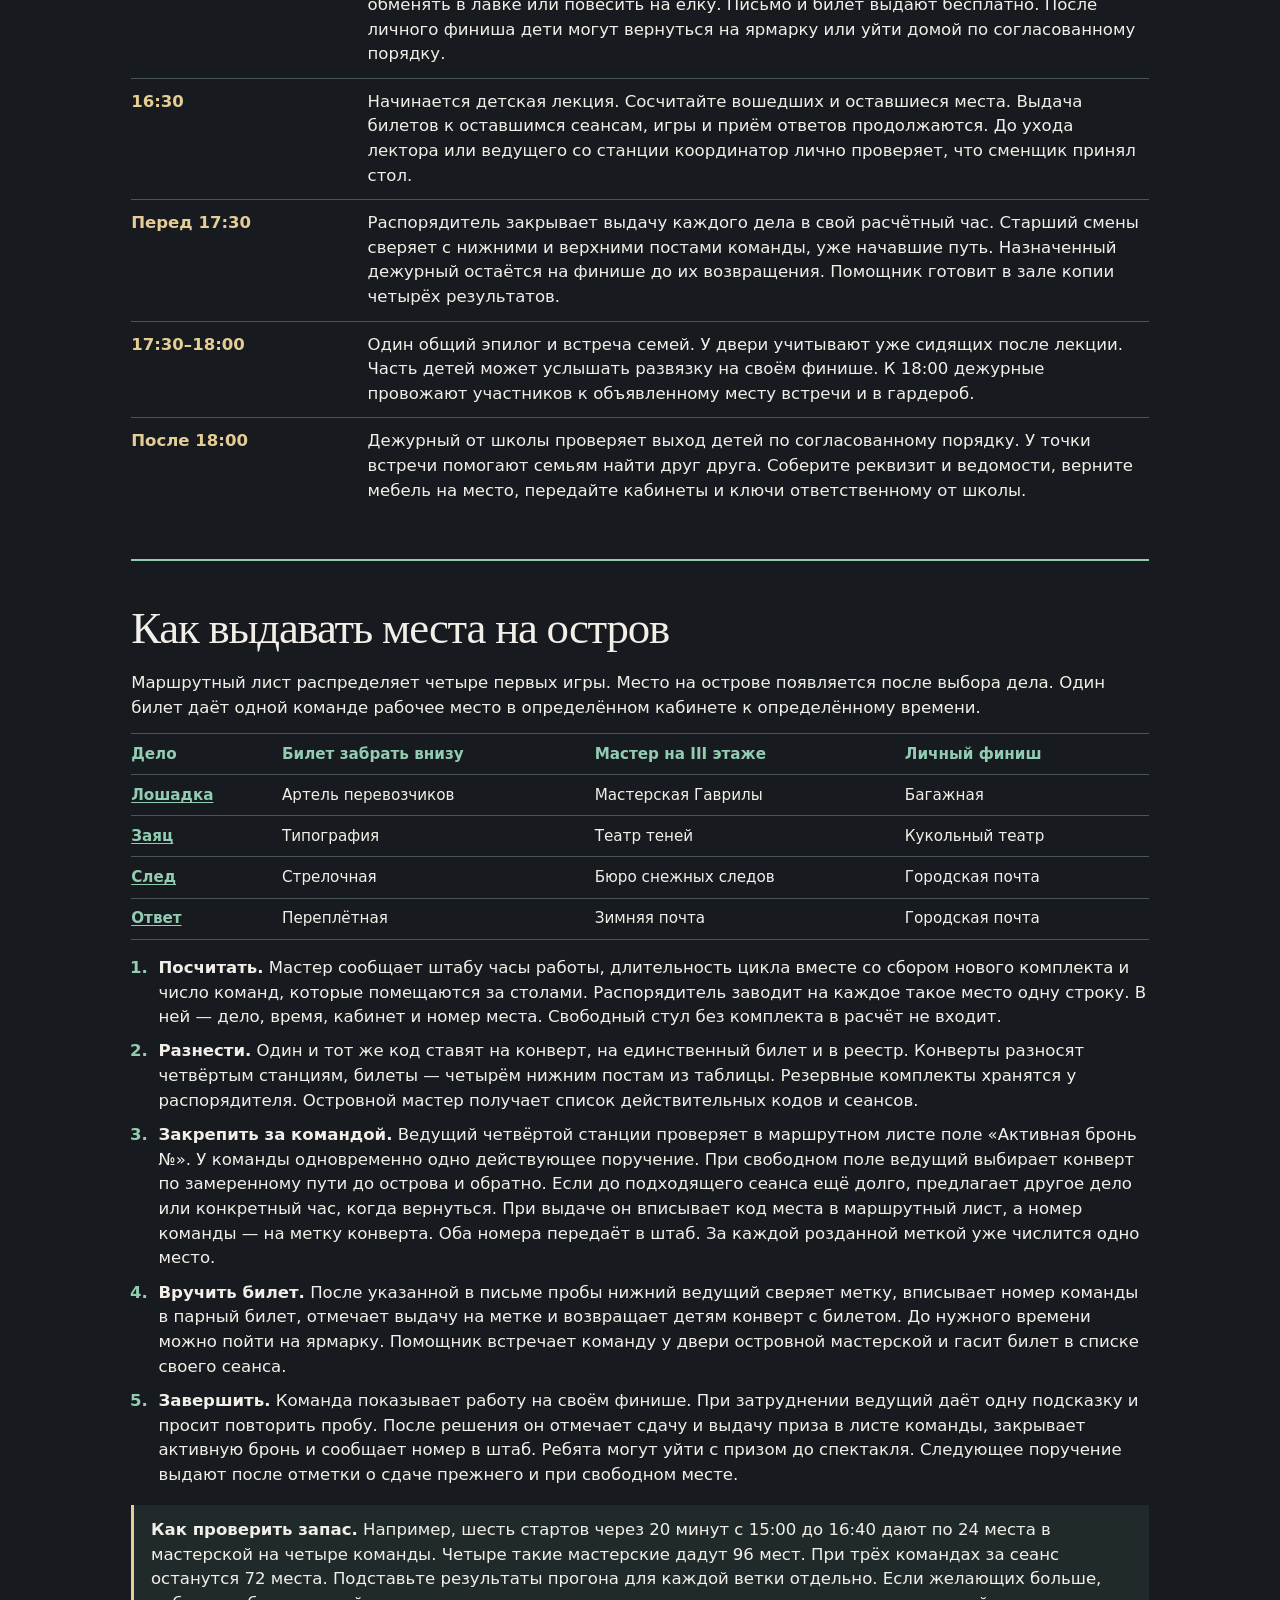
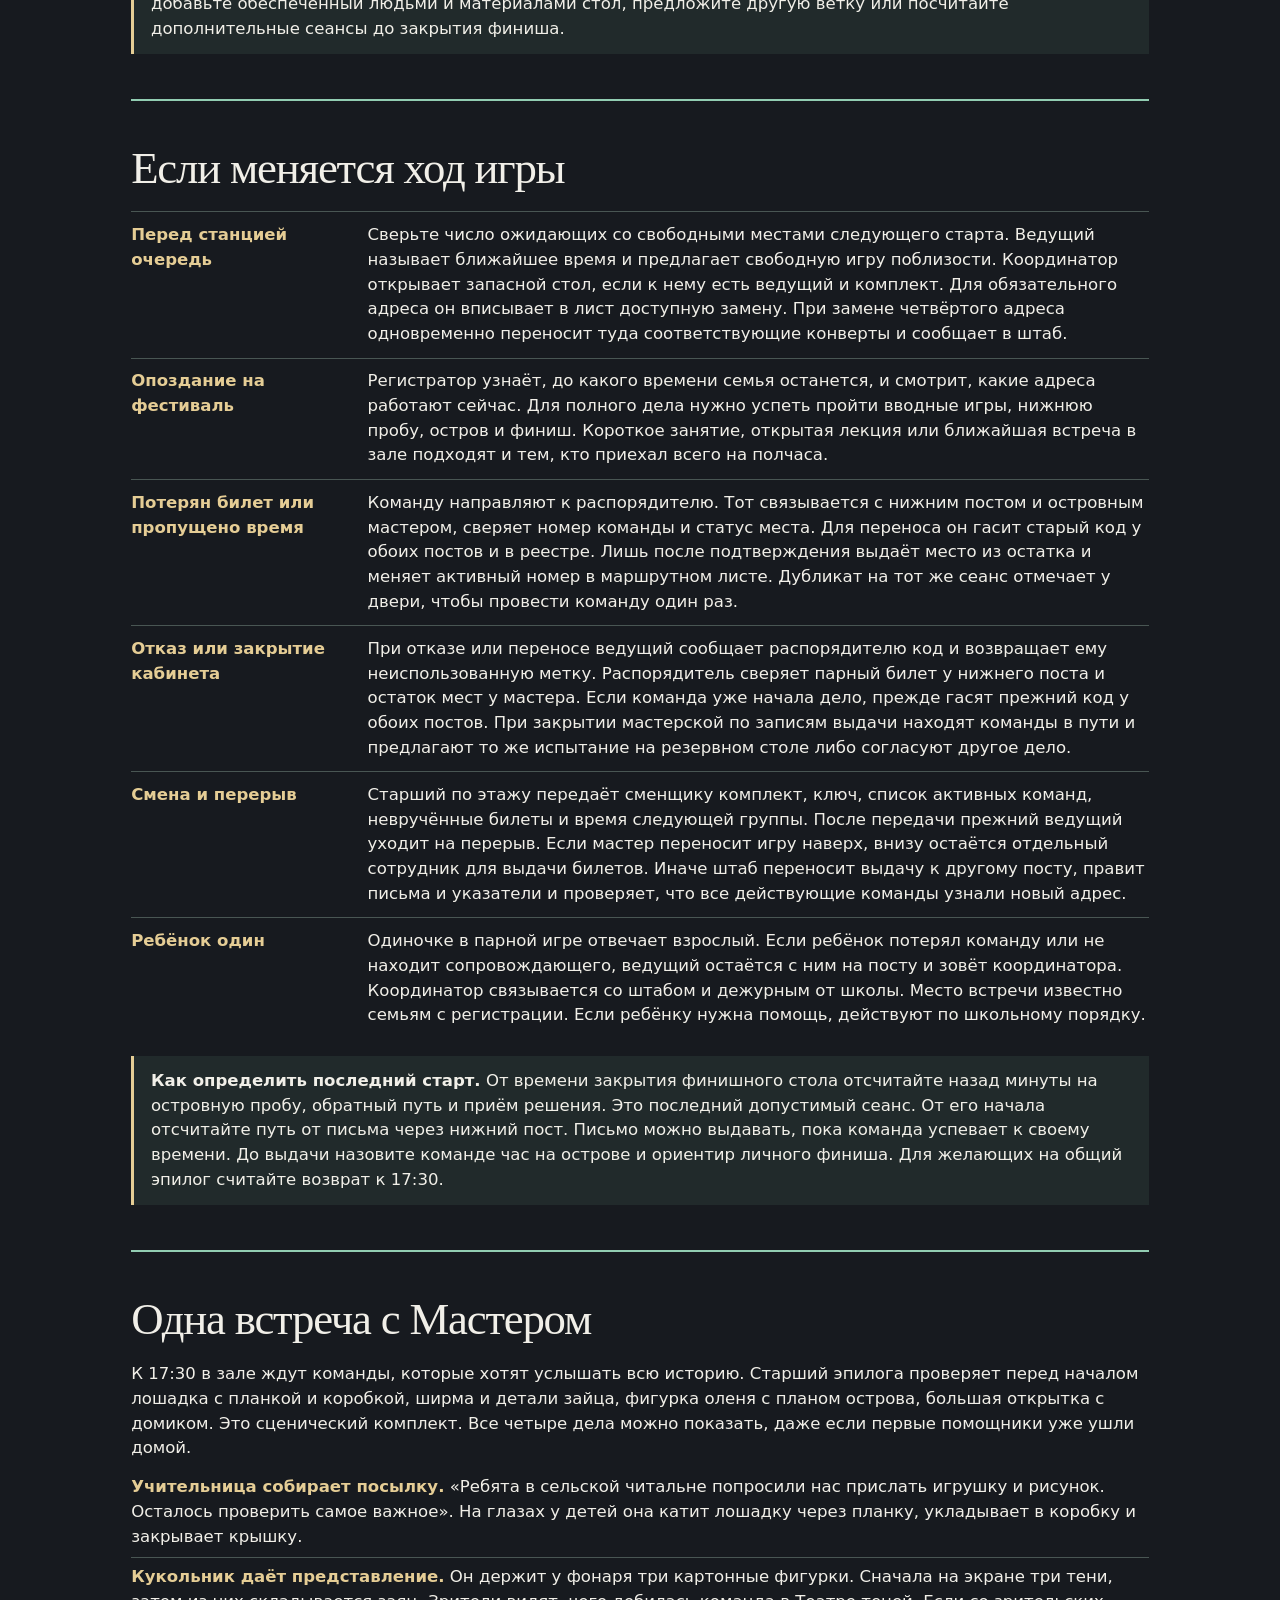
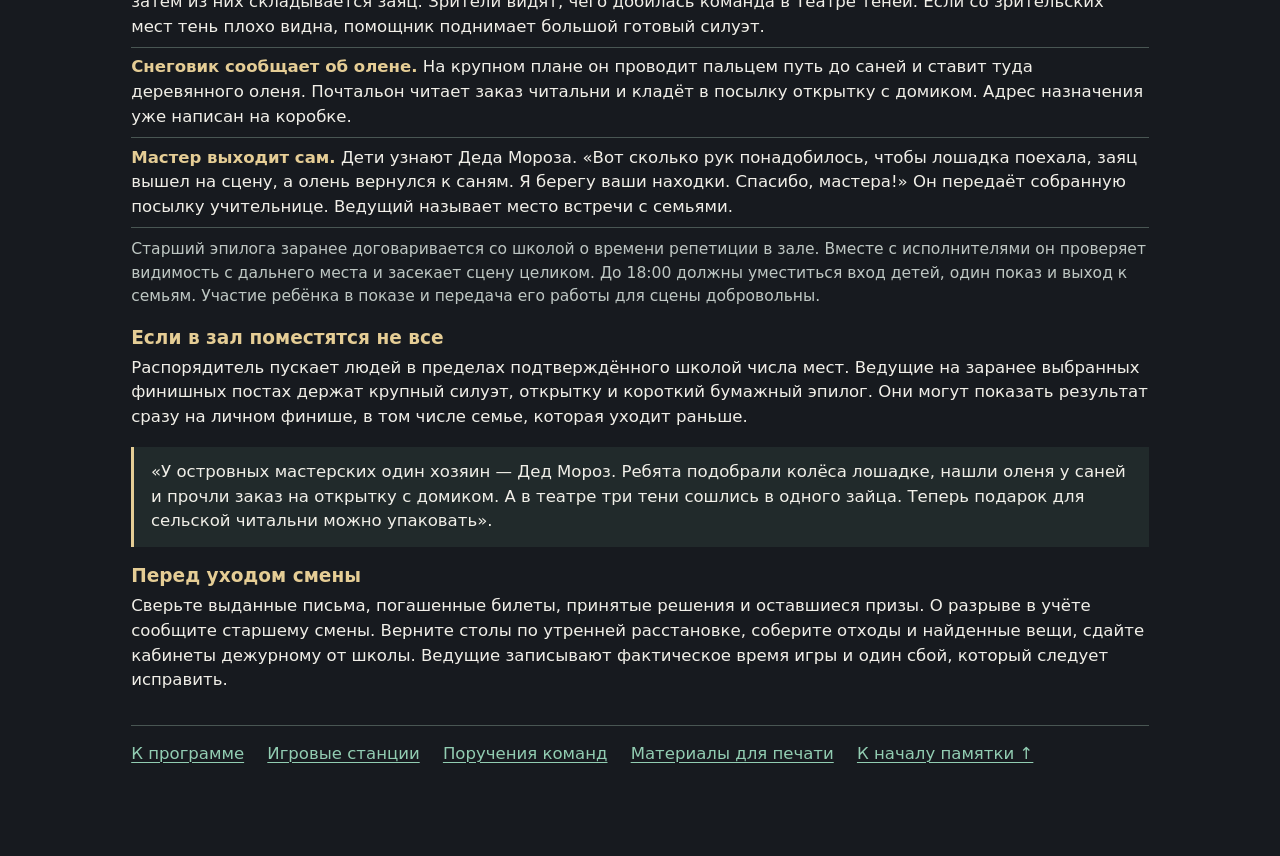
<file: birchbay/provedenie.html>
<!doctype html>
<html lang="ru">
<head>
<meta charset="utf-8">
<meta name="viewport" content="width=device-width, initial-scale=1">
<meta name="theme-color" content="#171a1f">
<title>Предыдущая редакция · Проведение фестиваля · Бёрчбей · школа № 57</title>
<style>
:root{color-scheme:dark;--bg:#171a1f;--ink:#f1efe8;--muted:#bec7c3;--green:#92cdb2;--gold:#e5cd95;--line:#495653;--panel:#212a2b;--max:70rem;font-family:"Source Sans 3","Segoe UI",system-ui,sans-serif;scroll-behavior:smooth}
*,*::before,*::after{box-sizing:border-box}
body{margin:0;background:var(--bg);color:var(--ink);font-size:1.035rem;line-height:1.49}
a{color:var(--green);text-decoration-thickness:1px;text-underline-offset:.16em}
a:hover{color:var(--ink)}
a:focus-visible,button:focus-visible{outline:3px solid var(--gold);outline-offset:3px}
button{font:inherit}
main{max-width:var(--max);margin:auto;padding:clamp(18px,3.5vw,47px) clamp(17px,4vw,57px) clamp(36px,7vw,90px)}
header nav,footer nav,.jump{display:flex;flex-wrap:wrap;align-items:center;gap:.45em 1.4em}
header nav{justify-content:space-between;font-size:.94rem}
.print{border:1px solid var(--line);border-radius:.2em;background:var(--panel);color:var(--ink);padding:.35em .75em;cursor:pointer}
h1,h2{font-family:Georgia,"Times New Roman",serif;font-weight:400;text-wrap:balance}
h1{margin:clamp(26px,4.5vw,55px) 0 .16em;font-size:clamp(2.9rem,6.4vw,5rem);line-height:1.02;letter-spacing:-.045em}
h2{margin:0 0 .4em;font-size:clamp(2rem,3.5vw,3.15rem);line-height:1.1;letter-spacing:-.027em}
h3{color:var(--gold);font-size:1.16rem;line-height:1.25;margin:1.1rem 0 .28rem;font-weight:620}
p{margin:.42rem 0}
.lead{font:clamp(1.16rem,2vw,1.5rem)/1.38 Georgia,serif;max-width:52rem}
.meta{color:var(--gold);margin:.65rem 0;font-size:1.07rem}
.jump{margin:1.5rem 0 .45rem;border-top:1px solid var(--line);padding-top:.8rem;font-size:.98rem}
.chapter{padding:clamp(24px,4vw,43px) 0 0;margin-top:clamp(24px,4vw,45px);border-top:2px solid var(--green);scroll-margin-top:1rem}
.doubles{display:grid;grid-template-columns:repeat(2,minmax(0,1fr));column-gap:clamp(22px,5.2vw,74px);row-gap:.2rem}
ul,ol{margin:.5rem 0 .85rem;padding-left:1.35em}
li{margin:.38em 0;padding-left:.14em}
li::marker{color:var(--green);font-weight:600}
strong,dt{font-weight:640}
.box{margin:1.1rem 0;padding:.8rem 1.05rem;background:var(--panel);border-inline-start:3px solid var(--gold)}
.box p{margin:.15rem 0}
.rows{margin:.75em 0 0}
.rows>div{border-top:1px solid var(--line);display:grid;grid-template-columns:minmax(8rem,.28fr) minmax(0,1fr);gap:1.1rem;padding:.68rem 0}
.rows dt,.times time{color:var(--gold);font-variant-numeric:tabular-nums}
.rows dd{margin:0}
.rows dd p:first-child{margin-top:0}
.rows dd p:last-child{margin-bottom:0}
table{border-collapse:collapse;width:100%;margin:.75rem 0 1rem;font-size:.95rem}
th,td{border-bottom:1px solid var(--line);text-align:left;vertical-align:top;padding:.55rem .65rem .55rem 0}
th{color:var(--green);font-weight:600}
thead th{border-top:1px solid var(--line)}
tbody th{font-weight:600}
.label{color:var(--green)}
.duties strong,.cases b{color:var(--green)}
.steps>li{padding-inline-start:.3em;margin:.58em 0}
.scene{list-style:none;padding:0;margin:.35rem 0 .65rem}
.scene li{padding:.47rem 0;border-bottom:1px solid var(--line);margin:0}
.scene b{color:var(--gold)}
footer{margin-top:2rem;border-top:1px solid var(--line);padding-top:1rem}
.small{font-size:.94em;color:var(--muted)}
@media(max-width:670px){.doubles{grid-template-columns:1fr}.rows>div{grid-template-columns:1fr;gap:.15rem;padding:.65rem 0}table{font-size:.92rem}td,th{padding:.48rem .43rem .48rem 0}.jump{gap:.5em 1.1em}.branch-table th,.branch-table td{padding-right:.5rem}}
@media(max-width:560px){.branch-table,.branch-table tbody,.branch-table tr,.branch-table th,.branch-table td{display:block}.branch-table thead{display:none}.branch-table tbody tr{display:grid;grid-template-columns:1fr;gap:.12em;border-top:1px solid var(--line);padding:.5em 0}.branch-table tbody th,.branch-table td{border:0;padding:0}.branch-table td::before{content:attr(data-col) " · ";color:var(--muted);font-size:.92em}}
@media(prefers-reduced-motion:reduce){:root{scroll-behavior:auto}}
@page{size:A4;margin:12mm 14mm}
@media print{
:root{color-scheme:light;--bg:white;--ink:#151a19;--muted:#414846;--green:#24483c;--gold:#493d25;--line:#a6afaa;--panel:#fff}
body{font:10.1pt/1.27 Arial,"Helvetica Neue",sans-serif;background:white;color:#111}main{max-width:none;padding:0}header nav,.jump,footer,.print,.screen-only{display:none!important}
h1{font-size:26pt;margin:0 0 3mm;letter-spacing:-.02em}h2{font-size:21pt;margin:0 0 3mm}h3{font-size:12pt;margin:3.5mm 0 1mm}.meta{font-size:10pt;margin:1mm 0 2mm}.lead{font-size:12pt;line-height:1.25}.chapter{break-before:page;margin:0;padding:0;border:0}.chapter.first{break-before:auto;margin-top:5mm;border-top:1px solid var(--line);padding-top:4mm}
.doubles{display:block}.box{padding:1.5mm 2.5mm;margin:2.5mm 0}.rows>div{display:grid;grid-template-columns:36mm 1fr;gap:3mm;padding:2.4mm 0;break-inside:avoid}.rows{margin:2mm 0}.rows dd p{margin:.5mm 0}.steps li,.scene li,table tr{break-inside:avoid}
p,ul,ol{margin:1.6mm 0}li,.steps>li{margin:.8mm 0}.scene li{padding:1.5mm 0}
table,.branch-table{display:table;font-size:9.5pt;margin:3mm 0}.branch-table thead{display:table-header-group}.branch-table tbody{display:table-row-group}.branch-table tbody tr{display:table-row}.branch-table tbody th,.branch-table td{display:table-cell;border-bottom:1px solid var(--line)}.branch-table td::before{content:none}th,td,.branch-table td,.branch-table th{padding:1.8mm 2mm 1.8mm 0}
a{color:inherit;text-decoration:none}h2,h3{break-after:avoid}
}
</style>

<style>
.archive-edition{margin:0;background:#f5e8c5;color:#292b27;font:500 16px/1.45 system-ui,sans-serif;padding:.65em max(1em,calc((100% - 76rem)/2));text-align:center}
.archive-edition a{color:#21493f;text-decoration:underline;text-underline-offset:.14em}
@media print{
.archive-edition{display:none!important}
@page{@bottom-right{content:"Бёрчбей · предыдущая редакция";font:8pt sans-serif;color:#555}}
}
</style>
</head>
<body><aside class="archive-edition" aria-label="Редакция материалов">Материалы предыдущей редакции. <a href="index.html#guide">Открыть текущую памятку</a></aside><main>
<header>
<nav aria-label="Действия"><a href="index.html#guide">← К программе фестиваля</a><button type="button" class="print" onclick="window.print()">Печать памятки</button></nav>
<h1>Проведение фестиваля</h1>
<p class="meta">Воскресенье, 13 декабря · 13:00–18:00 · Школа № 57, Малый Знаменский пер., 7/10, стр. 5</p>
<p class="lead">На фестиваль зарегистрировались 85 команд, около 200 школьников. Дежурная смена встречает их у входа, открывает ярмарку на двух этажах и помогает каждой команде пройти от письма до личного финиша. В 17:30 хозяин мастерских впервые выйдет к детям.</p>
<nav class="jump" aria-label="Разделы памятки"><a href="#sostav">Кто дежурит</a><a href="#progon">Обход и проба</a><a href="#chas">По часам</a><a href="#bilet">Учёт мест</a><a href="#sboi">Если план меняется</a><a href="#epilog">Финал и закрытие</a></nav>
</header>

<section id="sostav" class="chapter first">
<h2>Кто дежурит</h2>
<p>До открытия старший смены вписывает в рабочую ведомость напротив каждого поста фамилию, часы и подмену. Второй экземпляр ведомости лежит в штабе. Адреса станций и состав кабинетов уточняются со школой.</p>
<dl class="rows duties">
<div><dt>Школа и штаб</dt><dd>Дежурный от школы открывает согласованные помещения, отвечает за порядок входа, выхода и возврат ключей. Старший смены ведёт карту открытых адресов, назначает замену и держит связь с дежурным от школы. Посыльный может передать запись между штабом и столами, если пропала связь. Все ведущие знают, где найти штаб лично.</dd></div>
<div><dt>Вход и вокзал</dt><dd>У входа сотрудники школы сверяют гостей со списками. В гардеробе встречающий показывает подъём. В холле под лестницей регистратор выдаёт всей команде одну карту и маршрутный лист с номером, называет первый адрес и место встречи с семьёй. На входе и у столов регистрации нужны разные люди.</dd></div>
<div><dt>Ярмарка и остров</dt><dd>У каждого стола есть мастер. Помощник рассаживает детей, выдаёт комплекты и готовит стол для следующей команды. Координатор этажа замечает очередь, зовёт подмену и меняет указатели. За островные места отвечает один распорядитель в штабе.</dd></div>
<div><dt>Выдача и финиш</dt><dd>Ведущий четвёртой станции выдаёт письмо. Билеты хранят четыре нижних игровых поста. В островной мастерской помощник забирает билет. Багажная, Кукольный театр и Городская почта принимают решения и выдают призы. На почте выделите место для каждого из двух дел.</dd></div>
<div><dt>Зал и сменщик</dt><dd>Распорядитель зала считает посетителей и встречает лектора. Старший эпилога собирает сценический комплект, назначает время репетиции и ведёт весь показ вместе с Дедом Морозом и помощником. Мастера, уходящего обедать, на лекцию или на сцену, сменяет назначенный человек. Тот принимает стол и незавершённые дела детей.</dd></div>
</dl>
</section>

<section id="progon" class="chapter">
<h2>Обход и проба до открытия</h2>
<div class="doubles">
<div>
<h3>Пройти школу с картой</h3>
<p>Уточните у школы доступные кабинеты, часы входа и сдачи здания, ограничения по числу детей и взрослых в каждом помещении. Пройдите от гардероба к регистрации, из обоих крыльев II этажа к острову и обратно к трём финишам. Впишите действительные номера в карты, письма, билеты и вывески.</p>
<p>Найдите воду, туалеты, место перерыва команды проведения и точку встречи семей. Отметьте их на карте у регистрации. Проверьте со школой доступный путь на III этаж. При необходимости перенесите такое же испытание в доступный кабинет и укажите его в билете. Решение там принимают на тех же условиях.</p>
<h3>Договориться о зале</h3>
<p>Ответственный от школы подтверждает вместимость при фактической расстановке стульев и сцены. Распорядитель считает детей вместе с выступающими, дежурными и допущенными сопровождающими. Эпилог рассчитан прежде всего на детей. Семьям при входе сообщают, где и когда встречать детей после личного финиша и после эпилога. Со школой отдельно сверяют порядок выхода для тех, кто зарегистрирован без сопровождающего.</p>
</div><div>
<h3>Засечь настоящий проход</h3>
<p>По каждой ветке одна команда проходит дело целиком со своим листом, другая начинает следом. Мастера записывают число команд, которые работают одновременно, минуты от входа до выхода и время на сбор нового набора. Посмотрите, с каким шагом можно принимать новые команды и успевает ли тройка уложиться примерно в полтора часа от письма до приза. У одиночки проверьте парные задания с ведущим. Отдельно засеките нижнее испытание, переход наверх и сдачу решения.</p>
<p>На старт нужно 340 командных посещений: по четыре для 85 команд. При 12 адресах и одновременной явке на каком-то адресе в первом круге окажется восемь команд. Сверьте число рабочих мест, детей и комплектов. Если адрес берёт только две команды за круг, сначала добавьте стол и подмену либо выберите более вместительную станцию для стартовой дюжины. Пересчитайте все маршруты и четвёртые адреса.</p>
<h3>Разложить материалы</h3>
<p>На каждом столе должны лежать исправный образец, комплекты для параллельной работы, ключ для ведущего и следующий чистый набор. На финишах разложите призы по согласованной норме. При выдаче ставьте отметку в маршрутном листе. Для сцены отложите отдельные копии предметов.</p>
</div></div>
<p class="box"><strong>Решение перед печатью.</strong> Старший смены сверяет открытые адреса и людей. Распорядитель острова вместе с мастерами утверждает число мест и последний возможный старт каждого дела. Только после этого заполняют <a href="pechat.html">маршрутные листы и билеты</a>.</p>
</section>

<section id="chas" class="chapter">
<h2>День по часам</h2>
<p>Сбор и уборка требуют доступа в здание до и после времени для гостей. В рабочем плане заложены два часа на подготовку и час на сдачу кабинетов. Часы доступа подтверждает школа.</p>
<dl class="rows times">
<div><dt>До 13:00</dt><dd>Сбор штаба и дежурных от школы. Откройте кабинеты, расставьте столы, отметьте исходную расстановку мебели. Повесьте на развилках указатели, у дверей — станцию, часы и следующий старт. Координаторы обходят этажи с маршрутным листом. Штаб сверяет готовность входа, двенадцати стартовых адресов и каждой цепочки билетов.</dd></div>
<div><dt>13:00</dt><dd>У входа сверяют детей и пришедших с ними взрослых со школьным списком. С вопросом о записи встречающий провожает семью к дежурному от школы. После гардероба команда получает карту и следующий по порядку маршрутный лист. Регистратор показывает, где стоит её четвёртый адрес. Если кто-то задержался у дверей, вводную повторяют ему лично.</dd></div>
<div><dt>13:00–14:30</dt><dd>Открыты первые четыре адреса каждой команды и свободные игры. Ведущий отмечает выполненное задание. Тот, кто закончил все четыре раньше, может заглянуть в соседнюю лавку и вернуться к своей четвёртой станции после 14:30. Перед выдачей писем штаб подтверждает, какие места наверху готовы.</dd></div>
<div><dt>С 14:30</dt><dd>Команда выбирает, брать ли поручение. Ведущий четвёртой станции предлагает письмо с доступным временем на острове и называет первый адрес. Если надо подождать, сообщает конкретный час возврата. Команде, оставшейся на ярмарке, открыты обычные занятия.</dd></div>
<div><dt>С 15:00</dt><dd>Помощники у дверей открывают островные мастерские по расписанию билетов. Дети возвращаются к своему заказчику с предметом, схемой или запиской. Дежурный сверяет результат по <a href="dela.html">карточке дела</a>, ставит отметку и выдаёт приз. Шар можно обменять в лавке или повесить на ёлку. Письмо и билет выдают бесплатно. После личного финиша дети могут вернуться на ярмарку или уйти домой по согласованному порядку.</dd></div>
<div><dt>16:30</dt><dd>Начинается детская лекция. Сосчитайте вошедших и оставшиеся места. Выдача билетов к оставшимся сеансам, игры и приём ответов продолжаются. До ухода лектора или ведущего со станции координатор лично проверяет, что сменщик принял стол.</dd></div>
<div><dt>Перед 17:30</dt><dd>Распорядитель закрывает выдачу каждого дела в свой расчётный час. Старший смены сверяет с нижними и верхними постами команды, уже начавшие путь. Назначенный дежурный остаётся на финише до их возвращения. Помощник готовит в зале копии четырёх результатов.</dd></div>
<div><dt>17:30–18:00</dt><dd>Один общий эпилог и встреча семей. У двери учитывают уже сидящих после лекции. Часть детей может услышать развязку на своём финише. К 18:00 дежурные провожают участников к объявленному месту встречи и в гардероб.</dd></div>
<div><dt>После 18:00</dt><dd>Дежурный от школы проверяет выход детей по согласованному порядку. У точки встречи помогают семьям найти друг друга. Соберите реквизит и ведомости, верните мебель на место, передайте кабинеты и ключи ответственному от школы.</dd></div>
</dl>
</section>

<section id="bilet" class="chapter">
<h2>Как выдавать места на остров</h2>
<p>Маршрутный лист распределяет четыре первых игры. Место на острове появляется после выбора дела. Один билет даёт одной команде рабочее место в определённом кабинете к определённому времени.</p>
<table class="branch-table"><thead><tr><th scope="col">Дело</th><th scope="col">Билет забрать внизу</th><th scope="col">Мастер на III этаже</th><th scope="col">Личный финиш</th></tr></thead><tbody>
<tr><th scope="row"><a href="dela.html#loshadka">Лошадка</a></th><td data-col="Билет">Артель перевозчиков</td><td data-col="Остров">Мастерская Гаврилы</td><td data-col="Финиш">Багажная</td></tr>
<tr><th scope="row"><a href="dela.html#zayats">Заяц</a></th><td data-col="Билет">Типография</td><td data-col="Остров">Театр теней</td><td data-col="Финиш">Кукольный театр</td></tr>
<tr><th scope="row"><a href="dela.html#sled">След</a></th><td data-col="Билет">Стрелочная</td><td data-col="Остров">Бюро снежных следов</td><td data-col="Финиш">Городская почта</td></tr>
<tr><th scope="row"><a href="dela.html#pochta">Ответ</a></th><td data-col="Билет">Переплётная</td><td data-col="Остров">Зимняя почта</td><td data-col="Финиш">Городская почта</td></tr></tbody></table>
<ol class="steps">
<li><strong>Посчитать.</strong> Мастер сообщает штабу часы работы, длительность цикла вместе со сбором нового комплекта и число команд, которые помещаются за столами. Распорядитель заводит на каждое такое место одну строку. В ней — дело, время, кабинет и номер места. Свободный стул без комплекта в расчёт не входит.</li>
<li><strong>Разнести.</strong> Один и тот же код ставят на конверт, на единственный билет и в реестр. Конверты разносят четвёртым станциям, билеты — четырём нижним постам из таблицы. Резервные комплекты хранятся у распорядителя. Островной мастер получает список действительных кодов и сеансов.</li>
<li><strong>Закрепить за командой.</strong> Ведущий четвёртой станции проверяет в маршрутном листе поле «Активная бронь №». У команды одновременно одно действующее поручение. При свободном поле ведущий выбирает конверт по замеренному пути до острова и обратно. Если до подходящего сеанса ещё долго, предлагает другое дело или конкретный час, когда вернуться. При выдаче он вписывает код места в маршрутный лист, а номер команды — на метку конверта. Оба номера передаёт в штаб. За каждой розданной меткой уже числится одно место.</li>
<li><strong>Вручить билет.</strong> После указанной в письме пробы нижний ведущий сверяет метку, вписывает номер команды в парный билет, отмечает выдачу на метке и возвращает детям конверт с билетом. До нужного времени можно пойти на ярмарку. Помощник встречает команду у двери островной мастерской и гасит билет в списке своего сеанса.</li>
<li><strong>Завершить.</strong> Команда показывает работу на своём финише. При затруднении ведущий даёт одну подсказку и просит повторить пробу. После решения он отмечает сдачу и выдачу приза в листе команды, закрывает активную бронь и сообщает номер в штаб. Ребята могут уйти с призом до спектакля. Следующее поручение выдают после отметки о сдаче прежнего и при свободном месте.</li>
</ol>
<p class="box"><strong>Как проверить запас.</strong> Например, шесть стартов через 20 минут с 15:00 до 16:40 дают по 24 места в мастерской на четыре команды. Четыре такие мастерские дадут 96 мест. При трёх командах за сеанс останутся 72 места. Подставьте результаты прогона для каждой ветки отдельно. Если желающих больше, добавьте обеспеченный людьми и материалами стол, предложите другую ветку или посчитайте дополнительные сеансы до закрытия финиша.</p>
</section>

<section id="sboi" class="chapter">
<h2>Если меняется ход игры</h2>
<dl class="rows">
<div><dt>Перед станцией очередь</dt><dd>Сверьте число ожидающих со свободными местами следующего старта. Ведущий называет ближайшее время и предлагает свободную игру поблизости. Координатор открывает запасной стол, если к нему есть ведущий и комплект. Для обязательного адреса он вписывает в лист доступную замену. При замене четвёртого адреса одновременно переносит туда соответствующие конверты и сообщает в штаб.</dd></div>
<div><dt>Опоздание на фестиваль</dt><dd>Регистратор узнаёт, до какого времени семья останется, и смотрит, какие адреса работают сейчас. Для полного дела нужно успеть пройти вводные игры, нижнюю пробу, остров и финиш. Короткое занятие, открытая лекция или ближайшая встреча в зале подходят и тем, кто приехал всего на полчаса.</dd></div>
<div><dt>Потерян билет или пропущено время</dt><dd>Команду направляют к распорядителю. Тот связывается с нижним постом и островным мастером, сверяет номер команды и статус места. Для переноса он гасит старый код у обоих постов и в реестре. Лишь после подтверждения выдаёт место из остатка и меняет активный номер в маршрутном листе. Дубликат на тот же сеанс отмечает у двери, чтобы провести команду один раз.</dd></div>
<div><dt>Отказ или закрытие кабинета</dt><dd>При отказе или переносе ведущий сообщает распорядителю код и возвращает ему неиспользованную метку. Распорядитель сверяет парный билет у нижнего поста и остаток мест у мастера. Если команда уже начала дело, прежде гасят прежний код у обоих постов. При закрытии мастерской по записям выдачи находят команды в пути и предлагают то же испытание на резервном столе либо согласуют другое дело.</dd></div>
<div><dt>Смена и перерыв</dt><dd>Старший по этажу передаёт сменщику комплект, ключ, список активных команд, невручённые билеты и время следующей группы. После передачи прежний ведущий уходит на перерыв. Если мастер переносит игру наверх, внизу остаётся отдельный сотрудник для выдачи билетов. Иначе штаб переносит выдачу к другому посту, правит письма и указатели и проверяет, что все действующие команды узнали новый адрес.</dd></div>
<div><dt>Ребёнок один</dt><dd>Одиночке в парной игре отвечает взрослый. Если ребёнок потерял команду или не находит сопровождающего, ведущий остаётся с ним на посту и зовёт координатора. Координатор связывается со штабом и дежурным от школы. Место встречи известно семьям с регистрации. Если ребёнку нужна помощь, действуют по школьному порядку.</dd></div>
</dl>
<p class="box"><strong>Как определить последний старт.</strong> От времени закрытия финишного стола отсчитайте назад минуты на островную пробу, обратный путь и приём решения. Это последний допустимый сеанс. От его начала отсчитайте путь от письма через нижний пост. Письмо можно выдавать, пока команда успевает к своему времени. До выдачи назовите команде час на острове и ориентир личного финиша. Для желающих на общий эпилог считайте возврат к 17:30.</p>
</section>

<section id="epilog" class="chapter">
<h2>Одна встреча с Мастером</h2>
<p>К 17:30 в зале ждут команды, которые хотят услышать всю историю. Старший эпилога проверяет перед началом лошадка с планкой и коробкой, ширма и детали зайца, фигурка оленя с планом острова, большая открытка с домиком. Это сценический комплект. Все четыре дела можно показать, даже если первые помощники уже ушли домой.</p>
<ol class="scene">
<li><b>Учительница собирает посылку.</b> «Ребята в сельской читальне попросили нас прислать игрушку и рисунок. Осталось проверить самое важное». На глазах у детей она катит лошадку через планку, укладывает в коробку и закрывает крышку.</li>
<li><b>Кукольник даёт представление.</b> Он держит у фонаря три картонные фигурки. Сначала на экране три тени, затем из них складывается заяц. Зрители видят, чего добилась команда в Театре теней. Если со зрительских мест тень плохо видна, помощник поднимает большой готовый силуэт.</li>
<li><b>Снеговик сообщает об олене.</b> На крупном плане он проводит пальцем путь до саней и ставит туда деревянного оленя. Почтальон читает заказ читальни и кладёт в посылку открытку с домиком. Адрес назначения уже написан на коробке.</li>
<li><b>Мастер выходит сам.</b> Дети узнают Деда Мороза. «Вот сколько рук понадобилось, чтобы лошадка поехала, заяц вышел на сцену, а олень вернулся к саням. Я берегу ваши находки. Спасибо, мастера!» Он передаёт собранную посылку учительнице. Ведущий называет место встречи с семьями.</li>
</ol>
<p class="small">Старший эпилога заранее договаривается со школой о времени репетиции в зале. Вместе с исполнителями он проверяет видимость с дальнего места и засекает сцену целиком. До 18:00 должны уместиться вход детей, один показ и выход к семьям. Участие ребёнка в показе и передача его работы для сцены добровольны.</p>
<h3>Если в зал поместятся не все</h3>
<p>Распорядитель пускает людей в пределах подтверждённого школой числа мест. Ведущие на заранее выбранных финишных постах держат крупный силуэт, открытку и короткий бумажный эпилог. Они могут показать результат сразу на личном финише, в том числе семье, которая уходит раньше.</p>
<p class="box">«У островных мастерских один хозяин — Дед Мороз. Ребята подобрали колёса лошадке, нашли оленя у саней и прочли заказ на открытку с домиком. А в театре три тени сошлись в одного зайца. Теперь подарок для сельской читальни можно упаковать».</p>
<h3>Перед уходом смены</h3>
<p>Сверьте выданные письма, погашенные билеты, принятые решения и оставшиеся призы. О разрыве в учёте сообщите старшему смены. Верните столы по утренней расстановке, соберите отходы и найденные вещи, сдайте кабинеты дежурному от школы. Ведущие записывают фактическое время игры и один сбой, который следует исправить.</p>
</section>
<footer><nav aria-label="Материалы фестиваля"><a href="index.html#guide">К программе</a><a href="stancii.html">Игровые станции</a><a href="dela.html">Поручения команд</a><a href="pechat.html">Материалы для печати</a><a href="#sostav">К началу памятки ↑</a></nav></footer>
</main></body></html>
</file>
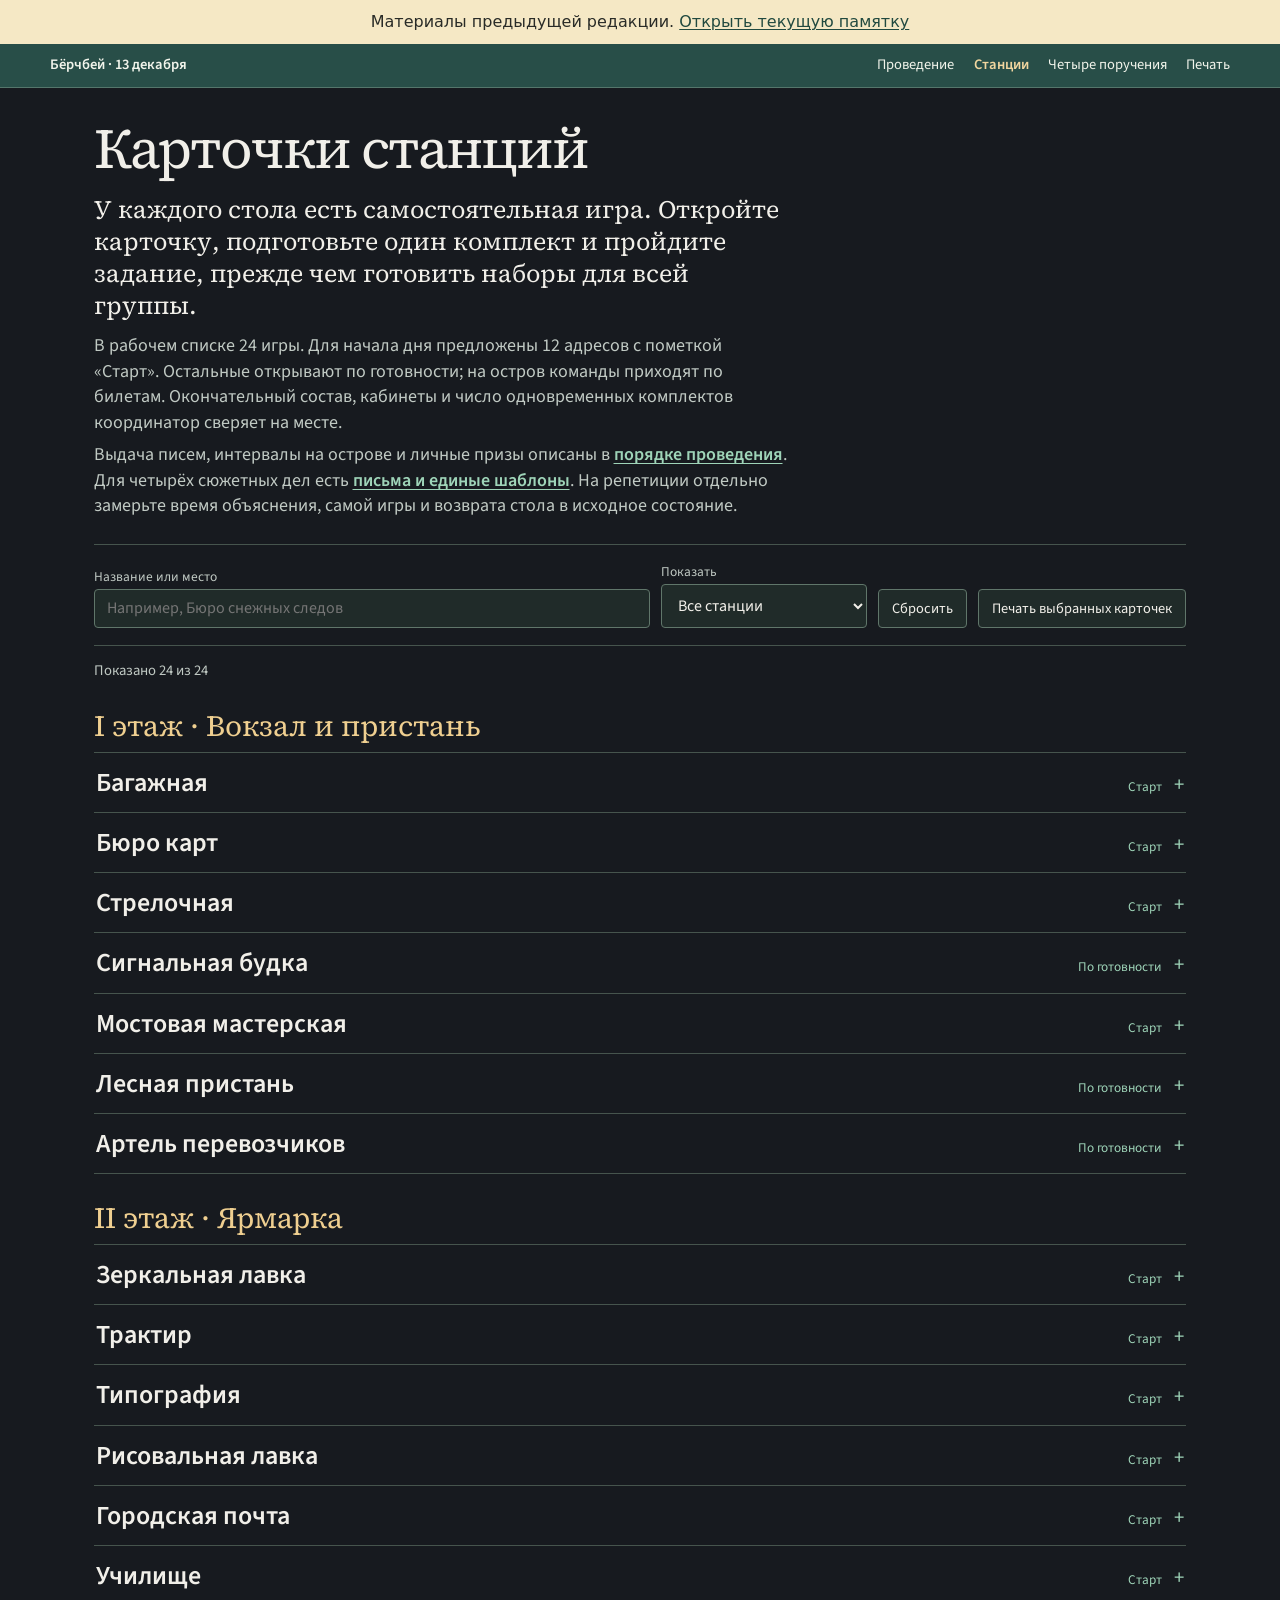
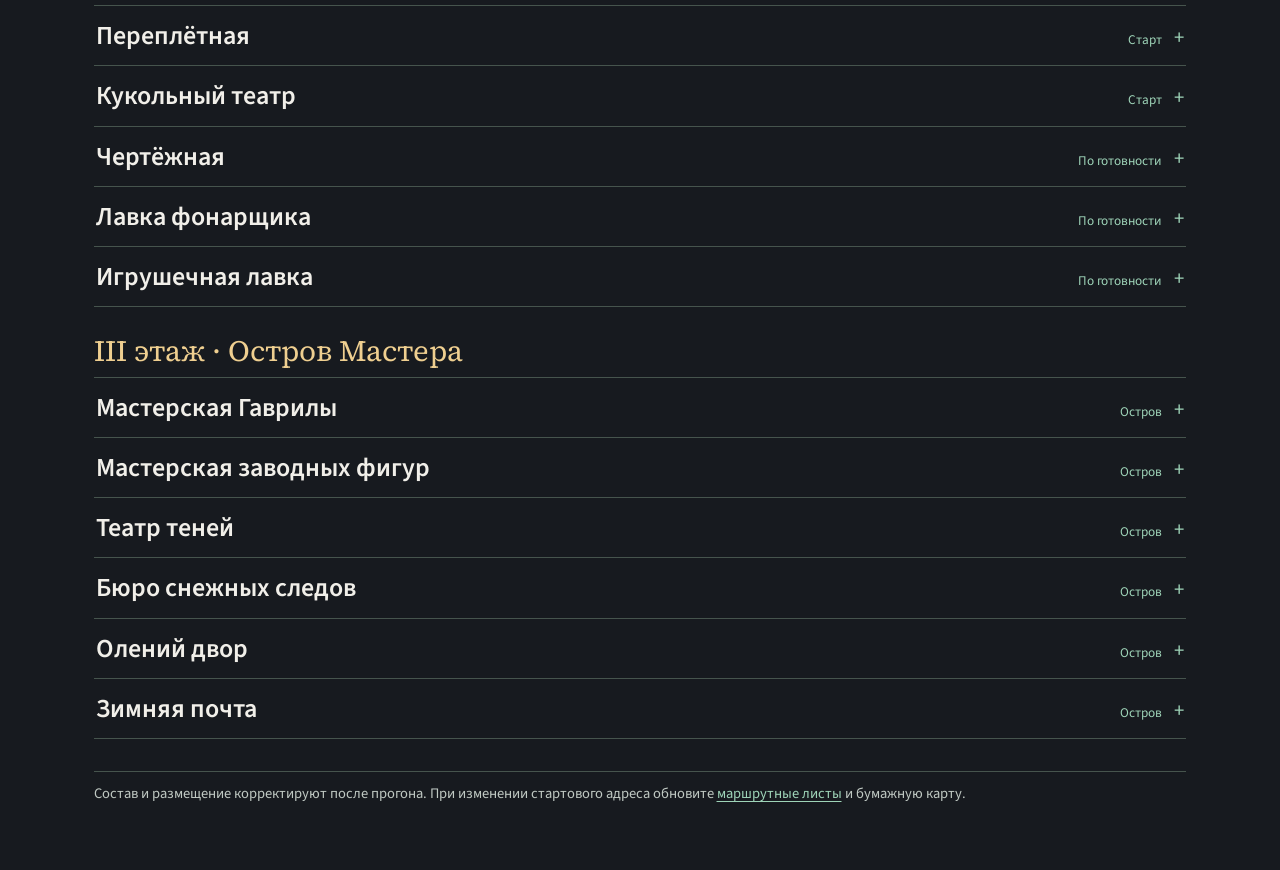
<file: birchbay/stancii.html>
<!doctype html><html lang="ru"><head><meta charset="utf-8"><meta name="viewport" content="width=device-width,initial-scale=1"><meta name="theme-color" content="#171a1f"><title>Предыдущая редакция · Карточки станций · Бёрчбей</title><style>@font-face{font-family:"Source Sans 3";font-style:normal;font-weight:400;font-display:swap;src:url([data-uri]) format("woff2");unicode-range:U+0400-052F,U+2116}@font-face{font-family:"Source Sans 3";font-style:normal;font-weight:400;font-display:swap;src:url([data-uri]) format("woff2");unicode-range:U+0000-00FF,U+2000-206F,U+2190-21FF}@font-face{font-family:"Source Sans 3";font-style:normal;font-weight:600;font-display:swap;src:url([data-uri]) format("woff2");unicode-range:U+0400-052F,U+2116}@font-face{font-family:"Source Sans 3";font-style:normal;font-weight:600;font-display:swap;src:url([data-uri]) format("woff2");unicode-range:U+0000-00FF,U+2000-206F,U+2190-21FF}@font-face{font-family:"Source Serif 4";font-style:normal;font-weight:400;font-display:swap;src:url([data-uri]) format("woff2");unicode-range:U+0400-052F,U+2116}@font-face{font-family:"Source Serif 4";font-style:normal;font-weight:400;font-display:swap;src:url([data-uri]) format("woff2");unicode-range:U+0000-00FF,U+2000-206F,U+2190-21FF}@font-face{font-family:"Source Serif 4";font-style:normal;font-weight:600;font-display:swap;src:url([data-uri]) format("woff2");unicode-range:U+0400-052F,U+2116}@font-face{font-family:"Source Serif 4";font-style:normal;font-weight:600;font-display:swap;src:url([data-uri]) format("woff2");unicode-range:U+0000-00FF,U+2000-206F,U+2190-21FF}
:root{color-scheme:dark;--bg:#171a1f;--panel:#20272a;--border:#46544d;--ink:#f1efe9;--muted:#c0c9c3;--green:#9ed4b8;--gold:#efcf90;--serif:"Source Serif 4",Georgia,serif;--sans:"Source Sans 3",system-ui,sans-serif}
*{box-sizing:border-box}body{margin:0;background:var(--bg);color:var(--ink);font:18px/1.42 var(--sans)}
a{color:var(--green);text-underline-offset:.18em}button,input,select{font:inherit}button,a,summary,select,input{touch-action:manipulation}button:focus-visible,a:focus-visible,summary:focus-visible,select:focus-visible,input:focus-visible{outline:3px solid var(--gold);outline-offset:3px}
header.site{background:#284e48;border-bottom:1px solid #54766b;padding:11px max(18px,calc((100vw - 1180px)/2));display:flex;gap:1.2rem;align-items:center;flex-wrap:wrap}header.site a{color:#f1f4eb;font-size:.91rem;text-decoration:none}header.site .home{font-weight:600;margin-right:auto}header.site nav{display:flex;flex-wrap:wrap;gap:.45rem 1.2rem;align-items:center}header.site [aria-current]{font-weight:600;color:#f1d69f}
main{max-width:1180px;margin:auto;padding:32px clamp(16px,3.4vw,48px) 65px}.intro{max-width:77ch}h1{font:400 clamp(33px,4.4vw,59px)/1.04 var(--serif);margin:0 0 15px;letter-spacing:-.035em}h2,h3,h4{line-height:1.16}.intro p{margin:7px 0;color:var(--muted)}.intro .lead{font:400 clamp(19px,2vw,25px)/1.28 var(--serif);color:var(--ink);margin-bottom:12px}.intro a,.body a{font-weight:600}
.toolbar{display:flex;flex-wrap:wrap;gap:11px;align-items:end;margin:25px 0 15px;padding:17px 0;border-top:1px solid var(--border);border-bottom:1px solid var(--border)}.toolbar label{display:grid;gap:3px;color:var(--muted);font-size:.84rem}.toolbar input,.toolbar select,.button,button{color:var(--ink);border:1px solid #60766a;background:#202b29;border-radius:4px;line-height:1.22}
.toolbar input,.toolbar select{font-size:1rem;max-width:100%;padding:9px 12px}.toolbar .find{flex:1 1 200px}.button,button{font-size:.9rem;padding:8px 12px;cursor:pointer;text-decoration:none;display:inline-block}.button:hover,button:hover{border-color:var(--green);background:#2a3933}.toolbar button{padding:10px 13px}.status{font-size:.92rem;color:var(--muted);margin:0}.floor-title{margin:28px 0 8px;font:400 clamp(23px,2.3vw,33px)/1.15 var(--serif);color:var(--gold)}
.station{border-top:1px solid var(--border);scroll-margin-top:12px}.station:last-child{border-bottom:1px solid var(--border)}.station>summary{list-style:none;display:grid;grid-template-columns:minmax(0,1fr) auto auto;gap:12px;align-items:baseline;cursor:pointer;padding:14px 2px}.station>summary::-webkit-details-marker{display:none}.station>summary:after{content:"+";color:var(--green);font-size:1.3rem;line-height:1}.station[open]>summary:after{content:"−"}.station>summary h3{font:600 clamp(19px,2.1vw,26px)/1.2 var(--sans);margin:0}.stage,.room{color:var(--muted);font-size:.83rem}.stage{color:var(--green)}
.body{padding:0 2px 24px}.room{margin:0 0 13px}.guides{display:grid;grid-template-columns:minmax(0,1fr) minmax(0,1fr);column-gap:28px;row-gap:11px}.chunk h4,.sheet h4,.key h4{font:600 1.01rem/1.2 var(--sans);color:var(--green);margin:0 0 4px}.chunk p,.pre,.src,.sheet p,.story p{margin:0}.pre,.story,.src{margin-top:12px}.pre strong,.story strong{color:var(--gold)}.src{font-size:.89rem;color:var(--muted)}.actions{display:flex;gap:8px;flex-wrap:wrap;margin:14px 0 5px}.sheet,.key{margin:15px 0 0;padding:14px 18px;background:#f7f5ec;color:#233b38;border:1px solid #6f7f72;border-radius:4px}.sheet h4,.key h4{color:#236145}.sheet p{font-size:.96rem}.sheet svg,.key svg{display:block;width:min(100%, 540px);height:auto;max-height:330px;margin:10px 0 0;overflow:visible}.key{background:#252e29;color:#ede9db}.key h4{color:var(--green)}.key svg{background:#f7f5ec;border-radius:3px}.empty{padding:18px 0;color:var(--muted)}[hidden]{display:none!important}footer{margin-top:32px;padding-top:12px;border-top:1px solid var(--border);font-size:.91rem;color:var(--muted)}
.print-instr{display:none}.sheet svg.print-tan{display:none}.sheet svg.figure-cut{max-height:290px}.screen-reader{position:absolute;width:1px;height:1px;clip-path:inset(50%);overflow:hidden}
@media(max-width:640px){header.site{gap:6px;padding:9px 16px}header.site .home{width:100%}header.site nav{gap:7px 14px}main{padding-top:23px}.guides{grid-template-columns:1fr}.toolbar{gap:8px}.toolbar .find{flex-basis:100%}.toolbar button{font-size:.85rem}.station>summary{gap:6px}.stage{font-size:.76rem}.sheet,.key{padding:10px}.actions button{min-height:40px}.floor-title{margin-top:22px}}
@page{size:A4;margin:13mm 14mm}
@media print{
:root{--ink:#172520;--green:#284e38;--gold:#493714;--muted:#414a43;--border:#abb4a9;color-scheme:light}body{background:#fff;color:#172520;font:11pt/1.3 Georgia,serif}
main{padding:0;max-width:none}.site,.intro,.toolbar,.status,.floor-title,.actions,.src,.empty,footer,.stage,.key:not(.print-key){display:none!important}
.station{border:0!important;break-before:page}.station.skip-print{display:none!important}.station[data-first-print]{break-before:auto}.station>summary{display:block;padding:0;margin:0 0 3mm}.station>summary h3{font:700 20pt/1.12 Georgia,serif}.station>summary:after{display:none}.body{padding:0}
.guides{display:block}.chunk{margin:0 0 3.5mm}.chunk h4,.sheet h4,.key h4{font:bold 11pt/1.1 Arial,sans-serif;color:#294536}.room,.pre,.story{font-size:10pt}.room{margin:0 0 5mm}
.sheet,.key{padding:3mm;margin-top:4mm;background:#fff!important;color:#222;border:1px solid #aaa;break-inside:avoid}.sheet p{font:10.5pt/1.25 Georgia,serif}.sheet svg,.key svg{width:158mm;max-width:100%;height:auto;max-height:83mm;background:#fff!important;margin:2mm auto 0}.key.print-key svg{max-height:52mm}.sheet h4,.key h4{color:#222}.body a{color:#20382a}.pre,.story{margin-top:3mm}
html[data-print="table"] .guides,html[data-print="table"] .pre,html[data-print="table"] .story,html[data-print="table"] .key,html[data-print="table"] .room{display:none!important}
html[data-print="guide"] #kukolnyy-teatr .sheet{display:none!important}
html[data-print="guide"] .sheet svg.figure-cut{display:none!important}
html[data-print="table"] #bagazhnaya .sheet svg:not(.print-tan),html[data-print="table"] #kukolnyy-teatr .sheet svg:not(.print-tan),html[data-print="table"] #figury .sheet svg:not(.figure-cut){display:none!important}
html[data-print="table"] .sheet svg.print-tan{display:block;width:169mm;height:auto;max-height:207mm}
html[data-print="table"] .sheet svg.figure-cut{display:block;width:170mm;max-height:160mm}
html[data-print="table"] .sheet{padding:0;border:0;margin-top:5mm}.print-instr{display:block;margin:0 0 6mm}
}
</style>
<style>
.archive-edition{margin:0;background:#f5e8c5;color:#292b27;font:500 16px/1.45 system-ui,sans-serif;padding:.65em max(1em,calc((100% - 76rem)/2));text-align:center}
.archive-edition a{color:#21493f;text-decoration:underline;text-underline-offset:.14em}
@media print{
.archive-edition{display:none!important}
@page{@bottom-right{content:"Бёрчбей · предыдущая редакция";font:8pt sans-serif;color:#555}}
}
</style>
</head><body><aside class="archive-edition" aria-label="Редакция материалов">Материалы предыдущей редакции. <a href="index.html#guide">Открыть текущую памятку</a></aside><header class="site"><a class="home" href="index.html">Бёрчбей · 13 декабря</a><nav aria-label="Материалы фестиваля"><a href="provedenie.html">Проведение</a><a href="stancii.html" aria-current="page">Станции</a><a href="dela.html">Четыре поручения</a><a href="pechat.html">Печать</a></nav></header><main><section class="intro"><h1>Карточки станций</h1><p class="lead">У каждого стола есть самостоятельная игра. Откройте карточку, подготовьте один комплект и пройдите задание, прежде чем готовить наборы для всей группы.</p><p>В рабочем списке 24 игры. Для начала дня предложены 12 адресов с пометкой «Старт». Остальные открывают по готовности; на остров команды приходят по билетам. Окончательный состав, кабинеты и число одновременных комплектов координатор сверяет на месте.</p><p>Выдача писем, интервалы на острове и личные призы описаны в <a href="provedenie.html">порядке проведения</a>. Для четырёх сюжетных дел есть <a href="dela.html">письма и единые шаблоны</a>. На репетиции отдельно замерьте время объяснения, самой игры и возврата стола в исходное состояние.</p></section>
<div class="toolbar" role="search" aria-label="Поиск станций"><label class="find">Название или место<input id="find" type="search" placeholder="Например, Бюро снежных следов" autocomplete="off"></label><label>Показать<select id="which"><option value="all">Все станции</option><option value="start">Двенадцать стартовых</option><option value="I">I этаж</option><option value="II">II этаж</option><option value="III">III этаж</option></select></label><button type="button" id="clear">Сбросить</button><button type="button" id="print-filter">Печать выбранных карточек</button></div><p class="status" id="found" aria-live="polite">Показано 24 из 24</p><p class="empty" id="empty" hidden>По этому запросу станций не найдено.</p><section data-group="I"><h2 class="floor-title">I этаж · Вокзал и пристань</h2><details class="station" id="bagazhnaya" data-floor="I" data-start="1"><summary><h3>Багажная</h3><span class="stage">Старт</span></summary><div class="body"><p class="room">I этаж · Крыло со столовой</p><div class="guides"><div class="chunk"><h4>Подготовить</h4><p>Один квадратный лоток или бумажный контур на команду. Распечатайте лист ниже на плотной бумаге. Размеченный квадрат разрежьте по линиям на семь деталей, второй оставьте целым.</p></div><div class="chunk"><h4>Дать задание</h4><p>«Ящик надо выстелить без просветов. Сможете собрать квадрат из всех семи дощечек?» Детали можно поворачивать и переворачивать.</p></div><div class="chunk"><h4>Принять результат</h4><p>Детали закрывают квадрат в один слой без щелей и наложений. У ведущего лежит неразрезанная схема. Если дети застряли, положите длинные стороны двух больших треугольников вдоль соседних стенок квадрата.</p></div><div class="chunk"><h4>Подготовить следующую игру</h4><p>Пересчитать семь деталей и перемешать. Для дела о лошадке держать коробки с крышками и полоски картона для мерок отдельно от танграма.</p></div></div><p class="story"><strong>Игровое письмо.</strong> <a href="dela.html#loshadka">Лошадка для читальни</a>.</p><div class="actions"><button type="button" data-print-owner="bagazhnaya">Карточка ведущего</button><button type="button" data-print-pupil="bagazhnaya">Лист участника</button></div><section class="sheet"><h4>На стол участникам</h4><p>Заполните целый квадрат семью деталями. Для подготовки разрежьте второй квадрат по нанесённым линиям.</p><svg xmlns="http://www.w3.org/2000/svg" viewBox="0 0 340 167" role="img" aria-label="Слева квадрат, разделённый на семь деталей танграма. Справа квадрат того же размера."><title>Слева квадрат, разделённый на семь деталей танграма. Справа квадрат того же размера.</title><text x="64" y="12" text-anchor="middle" fill="#233b38" font-family="Arial, sans-serif" font-weight="400" font-size="11">Разрезать по линиям</text><polygon points="28.000,46.000 100.000,46.000 64.000,82.000" fill="white" stroke="#233b38" stroke-width="0.85" stroke-linejoin="round"/><polygon points="28.000,46.000 64.000,82.000 28.000,118.000" fill="white" stroke="#233b38" stroke-width="0.85" stroke-linejoin="round"/><polygon points="100.000,82.000 100.000,118.000 64.000,118.000" fill="white" stroke="#233b38" stroke-width="0.85" stroke-linejoin="round"/><polygon points="82.000,64.000 100.000,82.000 82.000,100.000 64.000,82.000" fill="white" stroke="#233b38" stroke-width="0.85" stroke-linejoin="round"/><polygon points="28.000,118.000 64.000,118.000 82.000,100.000 46.000,100.000" fill="white" stroke="#233b38" stroke-width="0.85" stroke-linejoin="round"/><polygon points="100.000,46.000 100.000,82.000 82.000,64.000" fill="white" stroke="#233b38" stroke-width="0.85" stroke-linejoin="round"/><polygon points="64.000,82.000 82.000,100.000 46.000,100.000" fill="white" stroke="#233b38" stroke-width="0.85" stroke-linejoin="round"/><text x="224" y="12" text-anchor="middle" fill="#233b38" font-family="Arial, sans-serif" font-weight="400" font-size="11">Дно ящика</text><rect x="181" y="46" width="72" height="72" fill="white" stroke="#233b38" stroke-width="1.15"/></svg><svg class="print-tan" xmlns="http://www.w3.org/2000/svg" viewBox="0 0 160 176" role="img" aria-label="Бумажный набор из семи деталей и квадрат поля такого же размера."><title>Бумажный набор из семи деталей и квадрат поля такого же размера.</title><text x="80" y="6" text-anchor="middle" fill="#233b38" font-family="Arial, sans-serif" font-weight="400" font-size="4.3">Семь деталей. Разрежьте по линиям.</text><polygon points="46.000,13.000 114.000,13.000 80.000,47.000" fill="white" stroke="#233b38" stroke-width="0.5" stroke-linejoin="round"/><polygon points="46.000,13.000 80.000,47.000 46.000,81.000" fill="white" stroke="#233b38" stroke-width="0.5" stroke-linejoin="round"/><polygon points="114.000,47.000 114.000,81.000 80.000,81.000" fill="white" stroke="#233b38" stroke-width="0.5" stroke-linejoin="round"/><polygon points="97.000,30.000 114.000,47.000 97.000,64.000 80.000,47.000" fill="white" stroke="#233b38" stroke-width="0.5" stroke-linejoin="round"/><polygon points="46.000,81.000 80.000,81.000 97.000,64.000 63.000,64.000" fill="white" stroke="#233b38" stroke-width="0.5" stroke-linejoin="round"/><polygon points="114.000,13.000 114.000,47.000 97.000,30.000" fill="white" stroke="#233b38" stroke-width="0.5" stroke-linejoin="round"/><polygon points="80.000,47.000 97.000,64.000 63.000,64.000" fill="white" stroke="#233b38" stroke-width="0.5" stroke-linejoin="round"/><text x="80" y="94" text-anchor="middle" fill="#233b38" font-family="Arial, sans-serif" font-weight="400" font-size="4.3">Заполните квадрат всеми деталями.</text><rect x="46" y="102" width="68" height="68" fill="white" stroke="#233b38" stroke-width="0.5"/></svg></section></div></details><details class="station" id="byuro-kart" data-floor="I" data-start="1"><summary><h3>Бюро карт</h3><span class="stage">Старт</span></summary><div class="body"><p class="room">I этаж · Крыло со столовой</p><div class="guides"><div class="chunk"><h4>Подготовить</h4><p>Полоска с шестью панелями на человека, плоский образец и готовая гармошка. На первой и последней панелях отмечены углы для пальцев.</p></div><div class="chunk"><h4>Дать задание</h4><p>«Карта должна умещаться в кармане и открываться одним движением». Сложите лист по пунктиру гармошкой. Соседние сгибы идут в противоположные стороны. Раскройте карту, потянув за две крайние панели.</p></div><div class="chunk"><h4>Принять результат</h4><p>В сложенном пакете границы шести панелей совпадают. Если потянуть за отмеченные углы, видны все шесть адресов и бумага не рвётся. После сборки дети могут перенести на панели рисунки станций.</p></div><div class="chunk"><h4>Подготовить следующую игру</h4><p>Собранную карту можно забрать. Следующему игроку положить чистую полоску. Ранний участник может проверить карту соседа.</p></div></div><div class="actions"><button type="button" data-print-owner="byuro-kart">Карточка ведущего</button><button type="button" data-print-pupil="byuro-kart">Лист участника</button></div><section class="sheet"><h4>На стол участникам</h4><p>Вырежьте полосу целиком. На каждой вертикальной линии меняйте направление сгиба. Потяните за две точки.</p><svg xmlns="http://www.w3.org/2000/svg" viewBox="0 0 320 106" role="img" aria-label="Полоса из шести панелей с пятью линиями сгиба. Метки находятся на первой и последней панелях."><title>Полоса из шести панелей с пятью линиями сгиба. Метки находятся на первой и последней панелях.</title><rect x="10" y="28" width="300" height="65" fill="white" stroke="#233b38" stroke-width="1.1"/><line x1="60" y1="28" x2="60" y2="93" stroke="#233b38" stroke-width="1.15" stroke-dasharray="4 3" stroke-linecap="round"/><line x1="110" y1="28" x2="110" y2="93" stroke="#233b38" stroke-width="1.15" stroke-dasharray="4 3" stroke-linecap="round"/><line x1="160" y1="28" x2="160" y2="93" stroke="#233b38" stroke-width="1.15" stroke-dasharray="4 3" stroke-linecap="round"/><line x1="210" y1="28" x2="210" y2="93" stroke="#233b38" stroke-width="1.15" stroke-dasharray="4 3" stroke-linecap="round"/><line x1="260" y1="28" x2="260" y2="93" stroke="#233b38" stroke-width="1.15" stroke-dasharray="4 3" stroke-linecap="round"/><text x="35.0" y="64" text-anchor="middle" fill="#233b38" font-family="Arial, sans-serif" font-weight="400" font-size="9">Вокзал</text><text x="35.0" y="22" text-anchor="middle" fill="#233b38" font-family="Arial, sans-serif" font-weight="400" font-size="9">1</text><text x="85.0" y="64" text-anchor="middle" fill="#233b38" font-family="Arial, sans-serif" font-weight="400" font-size="9">Лавка</text><text x="85.0" y="22" text-anchor="middle" fill="#233b38" font-family="Arial, sans-serif" font-weight="400" font-size="9">2</text><text x="135.0" y="64" text-anchor="middle" fill="#233b38" font-family="Arial, sans-serif" font-weight="400" font-size="9">Почта</text><text x="135.0" y="22" text-anchor="middle" fill="#233b38" font-family="Arial, sans-serif" font-weight="400" font-size="9">3</text><text x="185.0" y="64" text-anchor="middle" fill="#233b38" font-family="Arial, sans-serif" font-weight="400" font-size="9">Мост</text><text x="185.0" y="22" text-anchor="middle" fill="#233b38" font-family="Arial, sans-serif" font-weight="400" font-size="9">4</text><text x="235.0" y="64" text-anchor="middle" fill="#233b38" font-family="Arial, sans-serif" font-weight="400" font-size="9">Парк</text><text x="235.0" y="22" text-anchor="middle" fill="#233b38" font-family="Arial, sans-serif" font-weight="400" font-size="9">5</text><text x="285.0" y="64" text-anchor="middle" fill="#233b38" font-family="Arial, sans-serif" font-weight="400" font-size="9">Двор</text><text x="285.0" y="22" text-anchor="middle" fill="#233b38" font-family="Arial, sans-serif" font-weight="400" font-size="9">6</text><circle cx="15" cy="33" r="2.5" fill="#287151" stroke="#287151" stroke-width="1"/><circle cx="305" cy="88" r="2.5" fill="#287151" stroke="#287151" stroke-width="1"/></svg></section></div></details><details class="station" id="strelochnaya" data-floor="I" data-start="1"><summary><h3>Стрелочная</h3><span class="stage">Старт</span></summary><div class="body"><p class="room">I этаж · Крыло со столовой</p><div class="guides"><div class="chunk"><h4>Подготовить</h4><p>План путей, карандаш и фишка со стрелкой. Маршруты стирайте с ламинированного плана или печатайте чистые листы.</p></div><div class="chunk"><h4>Дать задание</h4><p>«Вагон стоит в А3 носом на восток. Доведите его до депо Д1». Двигайтесь по отмеченным рельсам к соседнему узлу. Разрешены движение прямо и поворот направо. Разворот и ход назад запрещены.</p></div><div class="chunk"><h4>Принять результат</h4><p>Проведите по маршруту фишкой, каждый раз поворачивая нос вместе с вагоном. Один допустимый путь: А3 → Б3 → В3 → В4 → Б4 → Б3 → Б2 → Б1 → В1 → Г1 → Д1. Возможны более длинные решения.</p></div><div class="chunk"><h4>Подготовить следующую игру</h4><p>Установить вагон в А3 и повернуть на восток. Для спортзала перенесите ту же сетку на пол; участник идёт лицом по ходу. Для письма про оленя дайте отдельную учебную сетку острова: из Б3 лицом на восток ход прямо, затем налево ведут в В2.</p></div></div><p class="story"><strong>Игровое письмо.</strong> <a href="dela.html#sled">Дело о деревянном олене</a>.</p><div class="actions"><button type="button" data-print-owner="strelochnaya">Карточка ведущего</button><button type="button" data-print-pupil="strelochnaya">Лист участника</button></div><section class="sheet"><h4>На стол участникам</h4><p>Отмечайте посещённые узлы по порядку. На каждом перекрёстке можно ехать прямо или направо.</p><svg xmlns="http://www.w3.org/2000/svg" viewBox="0 0 350 168" role="img" aria-label="Пути А1–Д4. Вагон в А3, первая стрелка вправо, депо Д1."><title>Пути А1–Д4. Вагон в А3, первая стрелка вправо, депо Д1.</title><text x="43" y="13" text-anchor="middle" fill="#233b38" font-family="Arial, sans-serif" font-weight="400" font-size="11">А</text><text x="114" y="13" text-anchor="middle" fill="#233b38" font-family="Arial, sans-serif" font-weight="400" font-size="11">Б</text><text x="185" y="13" text-anchor="middle" fill="#233b38" font-family="Arial, sans-serif" font-weight="400" font-size="11">В</text><text x="256" y="13" text-anchor="middle" fill="#233b38" font-family="Arial, sans-serif" font-weight="400" font-size="11">Г</text><text x="327" y="13" text-anchor="middle" fill="#233b38" font-family="Arial, sans-serif" font-weight="400" font-size="11">Д</text><text x="12" y="36" text-anchor="middle" fill="#233b38" font-family="Arial, sans-serif" font-weight="400" font-size="11">1</text><text x="12" y="75" text-anchor="middle" fill="#233b38" font-family="Arial, sans-serif" font-weight="400" font-size="11">2</text><text x="12" y="114" text-anchor="middle" fill="#233b38" font-family="Arial, sans-serif" font-weight="400" font-size="11">3</text><text x="12" y="153" text-anchor="middle" fill="#233b38" font-family="Arial, sans-serif" font-weight="400" font-size="11">4</text><line x1="43" y1="32" x2="114" y2="32" stroke="#536663" stroke-width="3" stroke-dasharray="none" stroke-linecap="round"/><line x1="43" y1="32" x2="43" y2="71" stroke="#536663" stroke-width="3" stroke-dasharray="none" stroke-linecap="round"/><line x1="114" y1="32" x2="185" y2="32" stroke="#536663" stroke-width="3" stroke-dasharray="none" stroke-linecap="round"/><line x1="114" y1="32" x2="114" y2="71" stroke="#536663" stroke-width="3" stroke-dasharray="none" stroke-linecap="round"/><line x1="185" y1="32" x2="256" y2="32" stroke="#536663" stroke-width="3" stroke-dasharray="none" stroke-linecap="round"/><line x1="185" y1="32" x2="185" y2="71" stroke="#536663" stroke-width="3" stroke-dasharray="none" stroke-linecap="round"/><line x1="256" y1="32" x2="327" y2="32" stroke="#536663" stroke-width="3" stroke-dasharray="none" stroke-linecap="round"/><line x1="256" y1="32" x2="256" y2="71" stroke="#536663" stroke-width="3" stroke-dasharray="none" stroke-linecap="round"/><line x1="327" y1="32" x2="327" y2="71" stroke="#536663" stroke-width="3" stroke-dasharray="none" stroke-linecap="round"/><line x1="43" y1="71" x2="114" y2="71" stroke="#536663" stroke-width="3" stroke-dasharray="none" stroke-linecap="round"/><line x1="43" y1="71" x2="43" y2="110" stroke="#536663" stroke-width="3" stroke-dasharray="none" stroke-linecap="round"/><line x1="114" y1="71" x2="185" y2="71" stroke="#536663" stroke-width="3" stroke-dasharray="none" stroke-linecap="round"/><line x1="114" y1="71" x2="114" y2="110" stroke="#536663" stroke-width="3" stroke-dasharray="none" stroke-linecap="round"/><line x1="185" y1="71" x2="185" y2="110" stroke="#536663" stroke-width="3" stroke-dasharray="none" stroke-linecap="round"/><line x1="256" y1="71" x2="327" y2="71" stroke="#536663" stroke-width="3" stroke-dasharray="none" stroke-linecap="round"/><line x1="256" y1="71" x2="256" y2="110" stroke="#536663" stroke-width="3" stroke-dasharray="none" stroke-linecap="round"/><line x1="43" y1="110" x2="114" y2="110" stroke="#536663" stroke-width="3" stroke-dasharray="none" stroke-linecap="round"/><line x1="43" y1="110" x2="43" y2="149" stroke="#536663" stroke-width="3" stroke-dasharray="none" stroke-linecap="round"/><line x1="114" y1="110" x2="185" y2="110" stroke="#536663" stroke-width="3" stroke-dasharray="none" stroke-linecap="round"/><line x1="114" y1="110" x2="114" y2="149" stroke="#536663" stroke-width="3" stroke-dasharray="none" stroke-linecap="round"/><line x1="185" y1="110" x2="185" y2="149" stroke="#536663" stroke-width="3" stroke-dasharray="none" stroke-linecap="round"/><line x1="256" y1="110" x2="327" y2="110" stroke="#536663" stroke-width="3" stroke-dasharray="none" stroke-linecap="round"/><line x1="327" y1="110" x2="327" y2="149" stroke="#536663" stroke-width="3" stroke-dasharray="none" stroke-linecap="round"/><line x1="43" y1="149" x2="114" y2="149" stroke="#536663" stroke-width="3" stroke-dasharray="none" stroke-linecap="round"/><line x1="114" y1="149" x2="185" y2="149" stroke="#536663" stroke-width="3" stroke-dasharray="none" stroke-linecap="round"/><line x1="185" y1="149" x2="256" y2="149" stroke="#536663" stroke-width="3" stroke-dasharray="none" stroke-linecap="round"/><line x1="256" y1="149" x2="327" y2="149" stroke="#536663" stroke-width="3" stroke-dasharray="none" stroke-linecap="round"/><circle cx="43" cy="32" r="3.5" fill="white" stroke="#233b38" stroke-width="1"/><circle cx="114" cy="32" r="3.5" fill="white" stroke="#233b38" stroke-width="1"/><circle cx="185" cy="32" r="3.5" fill="white" stroke="#233b38" stroke-width="1"/><circle cx="256" cy="32" r="3.5" fill="white" stroke="#233b38" stroke-width="1"/><circle cx="327" cy="32" r="3.5" fill="white" stroke="#233b38" stroke-width="1"/><circle cx="43" cy="71" r="3.5" fill="white" stroke="#233b38" stroke-width="1"/><circle cx="114" cy="71" r="3.5" fill="white" stroke="#233b38" stroke-width="1"/><circle cx="185" cy="71" r="3.5" fill="white" stroke="#233b38" stroke-width="1"/><circle cx="256" cy="71" r="3.5" fill="white" stroke="#233b38" stroke-width="1"/><circle cx="327" cy="71" r="3.5" fill="white" stroke="#233b38" stroke-width="1"/><circle cx="43" cy="110" r="3.5" fill="white" stroke="#233b38" stroke-width="1"/><circle cx="114" cy="110" r="3.5" fill="white" stroke="#233b38" stroke-width="1"/><circle cx="185" cy="110" r="3.5" fill="white" stroke="#233b38" stroke-width="1"/><circle cx="256" cy="110" r="3.5" fill="white" stroke="#233b38" stroke-width="1"/><circle cx="327" cy="110" r="3.5" fill="white" stroke="#233b38" stroke-width="1"/><circle cx="43" cy="149" r="3.5" fill="white" stroke="#233b38" stroke-width="1"/><circle cx="114" cy="149" r="3.5" fill="white" stroke="#233b38" stroke-width="1"/><circle cx="185" cy="149" r="3.5" fill="white" stroke="#233b38" stroke-width="1"/><circle cx="256" cy="149" r="3.5" fill="white" stroke="#233b38" stroke-width="1"/><circle cx="327" cy="149" r="3.5" fill="white" stroke="#233b38" stroke-width="1"/><line x1="48" y1="110" x2="66" y2="110" stroke="#986119" stroke-width="4" stroke-dasharray="none" stroke-linecap="round"/><polygon points="68.000,110.000 61.000,105.000 61.000,115.000" fill="#986119" stroke="#986119" stroke-width="1" stroke-linejoin="round"/><text x="48" y="100" text-anchor="middle" fill="#233b38" font-family="Arial, sans-serif" font-weight="400" font-size="10">старт</text><circle cx="327" cy="32" r="7" fill="white" stroke="#287151" stroke-width="2.5"/><text x="317" y="23" text-anchor="end" fill="#287151" font-family="Arial, sans-serif" font-weight="400" font-size="10">депо</text></svg></section></div></details><details class="station" id="signalnaya" data-floor="I" data-start="0"><summary><h3>Сигнальная будка</h3><span class="stage">По готовности</span></summary><div class="body"><p class="room">I этаж · Крыло со столовой</p><div class="guides"><div class="chunk"><h4>Подготовить</h4><p>Два небольших флажка и две копии одного игрового ключа. Сделайте карточки «ДОМ» и «МЫС». У принимающей команды лежат рисунки дома и мыса или карточки с обоими словами.</p></div><div class="chunk"><h4>Дать задание</h4><p>Отправитель тайком выбирает слово и показывает по одной букве. Получатель называет слово и поднимает нужную карточку. Между буквами отправитель опускает обе руки. При одиночном прохождении отвечает дежурный.</p></div><div class="chunk"><h4>Принять результат</h4><p>Отправитель открывает карточку. Если слово не совпало, получатель показывает, какую букву не разобрал; повторяют только её. На схеме важно положение рук, правую и левую для этих пяти знаков можно менять местами.</p></div><div class="chunk"><h4>Подготовить следующую игру</h4><p>Поменять команды ролями, перемешать две карточки. Если приёмники видят подглядывающие команды, поставить отправителя к другой стене.</p></div></div><div class="actions"><button type="button" data-print-owner="signalnaya">Карточка ведущего</button><button type="button" data-print-pupil="signalnaya">Лист участника</button></div><section class="sheet"><h4>На стол участникам</h4><p>ДОМ или МЫС? Передавайте буквы слева направо. Поднимите тот рисунок, название которого приняли.</p><svg xmlns="http://www.w3.org/2000/svg" viewBox="0 0 333 98" role="img" aria-label="Игровой код. Д — обе руки вверх; О — в стороны; М — вверх и в сторону; Ы — руки скрещены; С — одна вверх, другая вниз."><title>Игровой код. Д — обе руки вверх; О — в стороны; М — вверх и в сторону; Ы — руки скрещены; С — одна вверх, другая вниз.</title><circle cx="35" cy="29" r="5" fill="white" stroke="#233b38" stroke-width="1"/><line x1="35" y1="35" x2="35" y2="61" stroke="#233b38" stroke-width="1.4" stroke-dasharray="none" stroke-linecap="round"/><line x1="35" y1="61" x2="27" y2="72" stroke="#233b38" stroke-width="1.4" stroke-dasharray="none" stroke-linecap="round"/><line x1="35" y1="61" x2="43" y2="72" stroke="#233b38" stroke-width="1.4" stroke-dasharray="none" stroke-linecap="round"/><line x1="30" y1="39" x2="23" y2="17" stroke="#233b38" stroke-width="2" stroke-dasharray="none" stroke-linecap="round"/><line x1="23" y1="17" x2="20.6" y2="9" stroke="#233b38" stroke-width="1" stroke-dasharray="none" stroke-linecap="round"/><polygon points="20.600,9.000 26.600,11.000 20.600,14.000" fill="#986119" stroke="#986119" stroke-width="0.5" stroke-linejoin="round"/><line x1="40" y1="39" x2="47" y2="17" stroke="#233b38" stroke-width="2" stroke-dasharray="none" stroke-linecap="round"/><line x1="47" y1="17" x2="49.4" y2="9" stroke="#233b38" stroke-width="1" stroke-dasharray="none" stroke-linecap="round"/><polygon points="49.400,9.000 55.400,11.000 49.400,14.000" fill="#986119" stroke="#986119" stroke-width="0.5" stroke-linejoin="round"/><text x="35" y="88" text-anchor="middle" fill="#233b38" font-family="Arial, sans-serif" font-weight="700" font-size="13">Д</text><circle cx="99" cy="29" r="5" fill="white" stroke="#233b38" stroke-width="1"/><line x1="99" y1="35" x2="99" y2="61" stroke="#233b38" stroke-width="1.4" stroke-dasharray="none" stroke-linecap="round"/><line x1="99" y1="61" x2="91" y2="72" stroke="#233b38" stroke-width="1.4" stroke-dasharray="none" stroke-linecap="round"/><line x1="99" y1="61" x2="107" y2="72" stroke="#233b38" stroke-width="1.4" stroke-dasharray="none" stroke-linecap="round"/><line x1="94" y1="39" x2="75" y2="44" stroke="#233b38" stroke-width="2" stroke-dasharray="none" stroke-linecap="round"/><line x1="75" y1="44" x2="70.2" y2="36" stroke="#233b38" stroke-width="1" stroke-dasharray="none" stroke-linecap="round"/><polygon points="70.200,36.000 76.200,38.000 70.200,41.000" fill="#986119" stroke="#986119" stroke-width="0.5" stroke-linejoin="round"/><line x1="104" y1="39" x2="123" y2="44" stroke="#233b38" stroke-width="2" stroke-dasharray="none" stroke-linecap="round"/><line x1="123" y1="44" x2="127.8" y2="36" stroke="#233b38" stroke-width="1" stroke-dasharray="none" stroke-linecap="round"/><polygon points="127.800,36.000 133.800,38.000 127.800,41.000" fill="#986119" stroke="#986119" stroke-width="0.5" stroke-linejoin="round"/><text x="99" y="88" text-anchor="middle" fill="#233b38" font-family="Arial, sans-serif" font-weight="700" font-size="13">О</text><circle cx="163" cy="29" r="5" fill="white" stroke="#233b38" stroke-width="1"/><line x1="163" y1="35" x2="163" y2="61" stroke="#233b38" stroke-width="1.4" stroke-dasharray="none" stroke-linecap="round"/><line x1="163" y1="61" x2="155" y2="72" stroke="#233b38" stroke-width="1.4" stroke-dasharray="none" stroke-linecap="round"/><line x1="163" y1="61" x2="171" y2="72" stroke="#233b38" stroke-width="1.4" stroke-dasharray="none" stroke-linecap="round"/><line x1="158" y1="39" x2="153" y2="18" stroke="#233b38" stroke-width="2" stroke-dasharray="none" stroke-linecap="round"/><line x1="153" y1="18" x2="151.0" y2="10" stroke="#233b38" stroke-width="1" stroke-dasharray="none" stroke-linecap="round"/><polygon points="151.000,10.000 157.000,12.000 151.000,15.000" fill="#986119" stroke="#986119" stroke-width="0.5" stroke-linejoin="round"/><line x1="168" y1="39" x2="187" y2="44" stroke="#233b38" stroke-width="2" stroke-dasharray="none" stroke-linecap="round"/><line x1="187" y1="44" x2="191.8" y2="36" stroke="#233b38" stroke-width="1" stroke-dasharray="none" stroke-linecap="round"/><polygon points="191.800,36.000 197.800,38.000 191.800,41.000" fill="#986119" stroke="#986119" stroke-width="0.5" stroke-linejoin="round"/><text x="163" y="88" text-anchor="middle" fill="#233b38" font-family="Arial, sans-serif" font-weight="700" font-size="13">М</text><circle cx="227" cy="29" r="5" fill="white" stroke="#233b38" stroke-width="1"/><line x1="227" y1="35" x2="227" y2="61" stroke="#233b38" stroke-width="1.4" stroke-dasharray="none" stroke-linecap="round"/><line x1="227" y1="61" x2="219" y2="72" stroke="#233b38" stroke-width="1.4" stroke-dasharray="none" stroke-linecap="round"/><line x1="227" y1="61" x2="235" y2="72" stroke="#233b38" stroke-width="1.4" stroke-dasharray="none" stroke-linecap="round"/><line x1="222" y1="39" x2="235" y2="38" stroke="#233b38" stroke-width="2" stroke-dasharray="none" stroke-linecap="round"/><line x1="235" y1="38" x2="236.6" y2="30" stroke="#233b38" stroke-width="1" stroke-dasharray="none" stroke-linecap="round"/><polygon points="236.600,30.000 242.600,32.000 236.600,35.000" fill="#986119" stroke="#986119" stroke-width="0.5" stroke-linejoin="round"/><line x1="232" y1="39" x2="219" y2="38" stroke="#233b38" stroke-width="2" stroke-dasharray="none" stroke-linecap="round"/><line x1="219" y1="38" x2="217.4" y2="30" stroke="#233b38" stroke-width="1" stroke-dasharray="none" stroke-linecap="round"/><polygon points="217.400,30.000 223.400,32.000 217.400,35.000" fill="#986119" stroke="#986119" stroke-width="0.5" stroke-linejoin="round"/><text x="227" y="88" text-anchor="middle" fill="#233b38" font-family="Arial, sans-serif" font-weight="700" font-size="13">Ы</text><circle cx="291" cy="29" r="5" fill="white" stroke="#233b38" stroke-width="1"/><line x1="291" y1="35" x2="291" y2="61" stroke="#233b38" stroke-width="1.4" stroke-dasharray="none" stroke-linecap="round"/><line x1="291" y1="61" x2="283" y2="72" stroke="#233b38" stroke-width="1.4" stroke-dasharray="none" stroke-linecap="round"/><line x1="291" y1="61" x2="299" y2="72" stroke="#233b38" stroke-width="1.4" stroke-dasharray="none" stroke-linecap="round"/><line x1="286" y1="39" x2="278" y2="20" stroke="#233b38" stroke-width="2" stroke-dasharray="none" stroke-linecap="round"/><line x1="278" y1="20" x2="275.4" y2="12" stroke="#233b38" stroke-width="1" stroke-dasharray="none" stroke-linecap="round"/><polygon points="275.400,12.000 281.400,14.000 275.400,17.000" fill="#986119" stroke="#986119" stroke-width="0.5" stroke-linejoin="round"/><line x1="296" y1="39" x2="306" y2="63" stroke="#233b38" stroke-width="2" stroke-dasharray="none" stroke-linecap="round"/><line x1="306" y1="63" x2="309.0" y2="55" stroke="#233b38" stroke-width="1" stroke-dasharray="none" stroke-linecap="round"/><polygon points="309.000,55.000 315.000,57.000 309.000,60.000" fill="#986119" stroke="#986119" stroke-width="0.5" stroke-linejoin="round"/><text x="291" y="88" text-anchor="middle" fill="#233b38" font-family="Arial, sans-serif" font-weight="700" font-size="13">С</text></svg></section></div></details><details class="station" id="most" data-floor="I" data-start="1"><summary><h3>Мостовая мастерская</h3><span class="stage">Старт</span></summary><div class="body"><p class="room">I этаж · Крыло со столовой</p><div class="guides"><div class="chunk"><h4>Подготовить</h4><p>На команду шесть одинаковых шероховатых деревянных реек или линеек, две невысокие нескользящие опоры и лёгкий мешочек. Заранее собрать рабочий образец из этого комплекта.</p></div><div class="chunk"><h4>Дать задание</h4><p>«Мешочек должен остаться на мосту между берегами, когда вы отпустите руки». Две поперечины назовите А и Б. Проведите две левые длинные балки над А и под Б. Внутри этой пары заведите справа ещё две балки под А и над Б. Наружные концы пар положите на берега.</p></div><div class="chunk"><h4>Принять результат</h4><p>Попросите убрать руки, затем положить мешочек в середину, где работают поперечины. Опоры стоят только у краёв. Если середина расходится, проследите одну балку от края: поперечины должны оказаться по разные её стороны.</p></div><div class="chunk"><h4>Подготовить следующую игру</h4><p>Снять груз, разобрать шесть деталей, вернуть опоры к отметкам. При повторе предложить сначала предсказать, что произойдёт под грузом.</p></div></div><p class="pre"><strong>Проба на месте.</strong> Подобрать пролёт и пробный груз на настоящих рейках. Толщина, трение и возможность приподнять поперечину важнее номинальной массы мешочка.</p><p class="src"><a href="https://asset.pitsco.com/sharedimages/resources/davincibridges-teachersguide.pdf">Пошаговая сборка моста, Pitsco Education</a></p><div class="actions"><button type="button" data-print-owner="most">Карточка ведущего</button><button type="button" data-print-pupil="most">Лист участника</button></div><section class="sheet"><h4>На стол участникам</h4><p>Соберите переплетение по виду сверху. Проверьте его без груза, затем с мешочком.</p><svg xmlns="http://www.w3.org/2000/svg" viewBox="0 0 245 126" role="img" aria-label="Шесть реек. Левая пара над А и под Б, правая под А и над Б. Опоры под наружными концами левой и правой пары."><title>Шесть реек. Левая пара над А и под Б, правая под А и над Б. Опоры под наружными концами левой и правой пары.</title><rect x="15" y="42" width="132" height="6" fill="#e3cd9e" stroke="#233b38" stroke-width="0.7"/><rect x="15" y="80" width="132" height="6" fill="#e3cd9e" stroke="#233b38" stroke-width="0.7"/><rect x="97" y="54" width="132" height="6" fill="#deeeea" stroke="#233b38" stroke-width="0.7"/><rect x="97" y="68" width="132" height="6" fill="#deeeea" stroke="#233b38" stroke-width="0.7"/><rect x="104" y="29" width="6" height="69" fill="#ccd3cf" stroke="#233b38" stroke-width="0.7"/><rect x="138" y="29" width="6" height="69" fill="#ccd3cf" stroke="#233b38" stroke-width="0.7"/><rect x="102" y="42" width="11" height="6" fill="#e3cd9e" stroke="#233b38" stroke-width="0.7"/><rect x="102" y="80" width="11" height="6" fill="#e3cd9e" stroke="#233b38" stroke-width="0.7"/><rect x="136" y="54" width="11" height="6" fill="#deeeea" stroke="#233b38" stroke-width="0.7"/><rect x="136" y="68" width="11" height="6" fill="#deeeea" stroke="#233b38" stroke-width="0.7"/><text x="107" y="20" text-anchor="middle" fill="#233b38" font-family="Arial, sans-serif" font-weight="400" font-size="10">А</text><text x="141" y="20" text-anchor="middle" fill="#233b38" font-family="Arial, sans-serif" font-weight="400" font-size="10">Б</text><text x="123" y="117" text-anchor="middle" fill="#233b38" font-family="Arial, sans-serif" font-weight="400" font-size="8">Вид сверху. В каждом пересечении видна верхняя планка.</text></svg></section></div></details><details class="station" id="pristan" data-floor="I" data-start="0"><summary><h3>Лесная пристань</h3><span class="stage">По готовности</span></summary><div class="body"><p class="room">I этаж · Крыло со столовой</p><div class="guides"><div class="chunk"><h4>Подготовить</h4><p>Пять палочек для настила, две поперечины и два мягких шнура на комплект. Рабочий образец плота положить рядом.</p></div><div class="chunk"><h4>Дать задание</h4><p>«Соберите плот, который можно поднять за одну поперечину». Выложите пять палочек рядом. Подложите две поперечины у концов. У одной поперечины закрепите шнур петлёй, прихватывайте каждую палочку по очереди, обводя шнур вокруг палочки и поперечины. Повторите у второго края.</p></div><div class="chunk"><h4>Принять результат</h4><p>Дети поднимают плот над столом сначала за одну поперечину, затем за другую. Все пять палочек остаются на месте. Можно принять другой способ вязки с тем же результатом.</p></div><div class="chunk"><h4>Подготовить следующую игру</h4><p>Распустить шнуры, сосчитать палочки. Перед открытием проверить, что шнуры достаточно длинные, затягиваются и развязываются детскими руками.</p></div></div><div class="actions"><button type="button" data-print-owner="pristan">Карточка ведущего</button><button type="button" data-print-pupil="pristan">Лист участника</button></div><section class="sheet"><h4>На стол участникам</h4><p>Свяжите из палочек плот. Поднимите его за одну, затем за другую поперечину. Весь груз лесной пристани должен остаться вместе.</p></section></div></details><details class="station" id="perevozchiki" data-floor="I" data-start="0"><summary><h3>Артель перевозчиков</h3><span class="stage">По готовности</span></summary><div class="body"><p class="room">I этаж · Крыло со столовой</p><div class="guides"><div class="chunk"><h4>Подготовить</h4><p>Два «берега», лодка и три фишки. Пригодятся карточки с рисунками или подписанные фишки из листа ниже. Для квеста приготовьте билеты на свободное время в мастерской Гаврилы.</p></div><div class="chunk"><h4>Дать задание</h4><p>«Перевезите лису, гуся и зерно с берега А на берег Б». Перевозчик всегда в лодке. За рейс он берёт один груз или плывёт один. Без него гусь не может оставаться на берегу ни с лисой, ни с зерном.</p></div><div class="chunk"><h4>Принять результат</h4><p>Один ответ за семь рейсов: гусь туда; пустая лодка назад; лиса туда; гусь назад; зерно туда; пустая лодка назад; гусь туда. Лису и зерно можно поменять местами. Проверьте оставленный берег при каждом отходе.</p></div><div class="chunk"><h4>Подготовить следующую игру</h4><p>Вернуть лодку и три фишки на берег А. В ветке лошадки дети показывают игрушку и мерку. По успешной пробе выдайте билет с адресом и свободным временем из действующего расписания.</p></div></div><p class="story"><strong>Игровое письмо.</strong> <a href="dela.html#loshadka">Лошадка для читальни</a>.</p><div class="actions"><button type="button" data-print-owner="perevozchiki">Карточка ведущего</button><button type="button" data-print-pupil="perevozchiki">Лист участника</button></div><section class="sheet"><h4>На стол участникам</h4><p>Поставьте лодку и все три груза на берег А. После каждого рейса проверьте, кто остался без перевозчика.</p><svg xmlns="http://www.w3.org/2000/svg" viewBox="0 0 300 118" role="img" aria-label="Вырезные фишки лисы, гуся, зерна и лодки. Берега А и Б."><title>Вырезные фишки лисы, гуся, зерна и лодки. Берега А и Б.</title><rect x="8" y="10" width="66" height="34" fill="white" stroke="#233b38" stroke-width="1"/><text x="41" y="31" text-anchor="middle" fill="#233b38" font-family="Arial, sans-serif" font-weight="700" font-size="11">Лиса</text><rect x="80" y="10" width="66" height="34" fill="white" stroke="#233b38" stroke-width="1"/><text x="113" y="31" text-anchor="middle" fill="#233b38" font-family="Arial, sans-serif" font-weight="700" font-size="11">Гусь</text><rect x="152" y="10" width="66" height="34" fill="white" stroke="#233b38" stroke-width="1"/><text x="185" y="31" text-anchor="middle" fill="#233b38" font-family="Arial, sans-serif" font-weight="700" font-size="11">Зерно</text><rect x="224" y="10" width="66" height="34" fill="white" stroke="#233b38" stroke-width="1"/><text x="257" y="31" text-anchor="middle" fill="#233b38" font-family="Arial, sans-serif" font-weight="700" font-size="11">Лодка</text><rect x="8" y="62" width="90" height="46" fill="white" stroke="#287151" stroke-width="1"/><rect x="200" y="62" width="90" height="46" fill="white" stroke="#287151" stroke-width="1"/><text x="53" y="89" text-anchor="middle" fill="#233b38" font-family="Arial, sans-serif" font-weight="400" font-size="11">Берег А</text><text x="245" y="89" text-anchor="middle" fill="#233b38" font-family="Arial, sans-serif" font-weight="400" font-size="11">Берег Б</text><text x="148" y="89" text-anchor="middle" fill="#233b38" font-family="Arial, sans-serif" font-weight="400" font-size="10">река</text></svg></section></div></details></section><section data-group="II"><h2 class="floor-title">II этаж · Ярмарка</h2><details class="station" id="zerkalo" data-floor="II" data-start="1"><summary><h3>Зеркальная лавка</h3><span class="stage">Старт</span></summary><div class="body"><p class="room">II этаж · Торговое крыло</p><div class="guides"><div class="chunk"><h4>Подготовить</h4><p>Небьющееся плоское зеркало с ровным краем, лист с половиной вывески и тремя целыми образцами. Нужен один комплект на стол.</p></div><div class="chunk"><h4>Дать задание</h4><p>«Зеркальщик сохранил только половину вывески. Какая из трёх целых висела над дверью?» Поставьте зеркало ребром по пунктиру и смотрите одновременно на бумагу и отражение.</p></div><div class="chunk"><h4>Принять результат</h4><p>Совпадает вывеска Б. Сравните ветви и тёмные метки на обоих боках. У А есть дополнительная точка посередине, у В лишняя пара точек на нижних ветвях.</p></div><div class="chunk"><h4>Подготовить следующую игру</h4><p>Вернуть зеркало на подставку. Для второго круга участник рисует свою половину вывески, а сосед находит положение зеркала.</p></div></div><div class="actions"><button type="button" data-print-owner="zerkalo">Карточка ведущего</button><button type="button" data-print-pupil="zerkalo">Лист участника</button></div><section class="sheet"><h4>На стол участникам</h4><p>Восстановите целую вывеску. Проверьте не только край, но и рисунок внутри.</p><svg xmlns="http://www.w3.org/2000/svg" viewBox="0 0 286 99" role="img" aria-label="Половина ёлки и три возможные целые вывески. Сравните метки на хвое."><title>Половина ёлки и три возможные целые вывески. Сравните метки на хвое.</title><polygon points="45.000,20.000 32.000,37.000 39.000,37.000 26.000,51.000 37.000,51.000 20.000,66.000 45.000,66.000" fill="#e2efe7" stroke="#233b38" stroke-width="1.4" stroke-linejoin="round"/><circle cx="35" cy="59" r="2" fill="#233b38" stroke="#233b38" stroke-width="1"/><circle cx="39" cy="46" r="2" fill="#233b38" stroke="#233b38" stroke-width="1"/><line x1="45" y1="12" x2="45" y2="73" stroke="#986119" stroke-width="1.2" stroke-dasharray="3 2" stroke-linecap="round"/><text x="42" y="87" text-anchor="middle" fill="#233b38" font-family="Arial, sans-serif" font-weight="400" font-size="10">Зеркало</text><polygon points="112.000,20.000 99.000,37.000 106.000,37.000 93.000,51.000 104.000,51.000 87.000,66.000 112.000,66.000 112.000,66.000 137.000,66.000 120.000,51.000 131.000,51.000 118.000,37.000 125.000,37.000 112.000,20.000" fill="#e2efe7" stroke="#233b38" stroke-width="1.4" stroke-linejoin="round"/><circle cx="102" cy="59" r="2" fill="#233b38" stroke="#233b38" stroke-width="1"/><circle cx="106" cy="46" r="2" fill="#233b38" stroke="#233b38" stroke-width="1"/><circle cx="122" cy="59" r="2" fill="#233b38" stroke="#233b38" stroke-width="1"/><circle cx="118" cy="46" r="2" fill="#233b38" stroke="#233b38" stroke-width="1"/><circle cx="112" cy="34" r="2" fill="#233b38" stroke="#233b38" stroke-width="1"/><text x="112" y="87" text-anchor="middle" fill="#233b38" font-family="Arial, sans-serif" font-weight="700" font-size="11">А</text><polygon points="181.000,20.000 168.000,37.000 175.000,37.000 162.000,51.000 173.000,51.000 156.000,66.000 181.000,66.000 181.000,66.000 206.000,66.000 189.000,51.000 200.000,51.000 187.000,37.000 194.000,37.000 181.000,20.000" fill="#e2efe7" stroke="#233b38" stroke-width="1.4" stroke-linejoin="round"/><circle cx="171" cy="59" r="2" fill="#233b38" stroke="#233b38" stroke-width="1"/><circle cx="175" cy="46" r="2" fill="#233b38" stroke="#233b38" stroke-width="1"/><circle cx="191" cy="59" r="2" fill="#233b38" stroke="#233b38" stroke-width="1"/><circle cx="187" cy="46" r="2" fill="#233b38" stroke="#233b38" stroke-width="1"/><text x="181" y="87" text-anchor="middle" fill="#233b38" font-family="Arial, sans-serif" font-weight="700" font-size="11">Б</text><polygon points="250.000,20.000 237.000,37.000 244.000,37.000 231.000,51.000 242.000,51.000 225.000,66.000 250.000,66.000 250.000,66.000 275.000,66.000 258.000,51.000 269.000,51.000 256.000,37.000 263.000,37.000 250.000,20.000" fill="#e2efe7" stroke="#233b38" stroke-width="1.4" stroke-linejoin="round"/><circle cx="240" cy="59" r="2" fill="#233b38" stroke="#233b38" stroke-width="1"/><circle cx="244" cy="46" r="2" fill="#233b38" stroke="#233b38" stroke-width="1"/><circle cx="260" cy="59" r="2" fill="#233b38" stroke="#233b38" stroke-width="1"/><circle cx="256" cy="46" r="2" fill="#233b38" stroke="#233b38" stroke-width="1"/><circle cx="234" cy="61" r="2" fill="#233b38" stroke="#233b38" stroke-width="1"/><circle cx="266" cy="61" r="2" fill="#233b38" stroke="#233b38" stroke-width="1"/><text x="250" y="87" text-anchor="middle" fill="#233b38" font-family="Arial, sans-serif" font-weight="700" font-size="11">В</text></svg></section></div></details><details class="station" id="traktir" data-floor="II" data-start="1"><summary><h3>Трактир</h3><span class="stage">Старт</span></summary><div class="body"><p class="room">II этаж · Торговое крыло</p><div class="guides"><div class="chunk"><h4>Подготовить</h4><p>Колода SET или распечатанный расклад. Цифры возле карт нужны для проверки. Буквы К, З, Ф различают красный, зелёный и фиолетовый при чёрно-белой печати.</p></div><div class="chunk"><h4>Дать задание</h4><p>В тройке каждый признак по отдельности должен быть у всех трёх одинаковым или у всех трёх разным. Признаки — число символов, форма, цвет и заливка. В готовом раскладе найдите тройку и объясните выбор. Соперником может быть соседняя команда или трактирщица.</p></div><div class="chunk"><h4>Принять результат</h4><p>В этом раскладе подходит только тройка 3, 8, 9. На каждой по одной сплошной фигуре, все три формы и все три цвета различны. В партии с полной колодой проверьте все четыре признака, засчитайте находку и дополните расклад.</p></div><div class="chunk"><h4>Подготовить следующую игру</h4><p>Печатный расклад можно закрыть листом до следующего тура или разрезать и перемешать карты. Выигравшей команде выдать шар для ярмарки по принятому общему правилу.</p></div></div><div class="actions"><button type="button" data-print-owner="traktir">Карточка ведущего</button><button type="button" data-print-pupil="traktir">Лист участника</button></div><section class="sheet"><h4>На стол участникам</h4><p>Найдите три подходящие карты и назовите их номера. Для каждого из четырёх признаков объясните, что в тройке одинаково или различно.</p><svg xmlns="http://www.w3.org/2000/svg" viewBox="0 0 295 151" role="img" aria-label="Девять карт SET с номерами и буквенными отметками цвета. У каждой карты число, форма, цвет и заливка."><title>Девять карт SET с номерами и буквенными отметками цвета. У каждой карты число, форма, цвет и заливка.</title><rect x="3" y="3" width="92" height="45" fill="white" stroke="#b9c7c2" stroke-width="0.8"/><text x="9" y="13" text-anchor="start" fill="#233b38" font-family="Arial, sans-serif" font-weight="400" font-size="8">1</text><text x="91" y="13" text-anchor="end" fill="#ac3439" font-family="Arial, sans-serif" font-weight="400" font-size="7">К</text><path d="M39.0,23.5 q5,-5 10,0 t10,-1 v10 q-5,4 -10,0 t-10,1 z" fill="#ac3439" stroke="#ac3439" stroke-width="1.4"/><rect x="100" y="3" width="92" height="45" fill="white" stroke="#b9c7c2" stroke-width="0.8"/><text x="106" y="13" text-anchor="start" fill="#233b38" font-family="Arial, sans-serif" font-weight="400" font-size="8">2</text><text x="188" y="13" text-anchor="end" fill="#74459c" font-family="Arial, sans-serif" font-weight="400" font-size="7">Ф</text><polygon points="146.000,19.500 156.000,28.500 146.000,37.500 136.000,28.500" fill="white" stroke="#74459c" stroke-width="1.4" stroke-linejoin="round"/><rect x="197" y="3" width="92" height="45" fill="white" stroke="#b9c7c2" stroke-width="0.8"/><text x="203" y="13" text-anchor="start" fill="#233b38" font-family="Arial, sans-serif" font-weight="400" font-size="8">3</text><text x="285" y="13" text-anchor="end" fill="#ac3439" font-family="Arial, sans-serif" font-weight="400" font-size="7">К</text><polygon points="243.000,19.500 253.000,28.500 243.000,37.500 233.000,28.500" fill="#ac3439" stroke="#ac3439" stroke-width="1.4" stroke-linejoin="round"/><rect x="3" y="52" width="92" height="45" fill="white" stroke="#b9c7c2" stroke-width="0.8"/><text x="9" y="62" text-anchor="start" fill="#233b38" font-family="Arial, sans-serif" font-weight="400" font-size="8">4</text><text x="91" y="62" text-anchor="end" fill="#216548" font-family="Arial, sans-serif" font-weight="400" font-size="7">З</text><polygon points="26.000,68.500 36.000,77.500 26.000,86.500 16.000,77.500" fill="white" stroke="#216548" stroke-width="1.4" stroke-linejoin="round"/><polygon points="49.000,68.500 59.000,77.500 49.000,86.500 39.000,77.500" fill="white" stroke="#216548" stroke-width="1.4" stroke-linejoin="round"/><polygon points="72.000,68.500 82.000,77.500 72.000,86.500 62.000,77.500" fill="white" stroke="#216548" stroke-width="1.4" stroke-linejoin="round"/><rect x="100" y="52" width="92" height="45" fill="white" stroke="#b9c7c2" stroke-width="0.8"/><text x="106" y="62" text-anchor="start" fill="#233b38" font-family="Arial, sans-serif" font-weight="400" font-size="8">5</text><text x="188" y="62" text-anchor="end" fill="#216548" font-family="Arial, sans-serif" font-weight="400" font-size="7">З</text><defs><pattern id="stripe4" width="3" height="3" patternUnits="userSpaceOnUse"><path d="M0,0 V3" stroke="#216548" stroke-width="1.2"/></pattern></defs><path d="M136.0,72.5 q5,-5 10,0 t10,-1 v10 q-5,4 -10,0 t-10,1 z" fill="url(#stripe4)" stroke="#216548" stroke-width="1.4"/><rect x="197" y="52" width="92" height="45" fill="white" stroke="#b9c7c2" stroke-width="0.8"/><text x="203" y="62" text-anchor="start" fill="#233b38" font-family="Arial, sans-serif" font-weight="400" font-size="8">6</text><text x="285" y="62" text-anchor="end" fill="#74459c" font-family="Arial, sans-serif" font-weight="400" font-size="7">Ф</text><polygon points="220.000,68.500 230.000,77.500 220.000,86.500 210.000,77.500" fill="#74459c" stroke="#74459c" stroke-width="1.4" stroke-linejoin="round"/><polygon points="243.000,68.500 253.000,77.500 243.000,86.500 233.000,77.500" fill="#74459c" stroke="#74459c" stroke-width="1.4" stroke-linejoin="round"/><polygon points="266.000,68.500 276.000,77.500 266.000,86.500 256.000,77.500" fill="#74459c" stroke="#74459c" stroke-width="1.4" stroke-linejoin="round"/><rect x="3" y="101" width="92" height="45" fill="white" stroke="#b9c7c2" stroke-width="0.8"/><text x="9" y="111" text-anchor="start" fill="#233b38" font-family="Arial, sans-serif" font-weight="400" font-size="8">7</text><text x="91" y="111" text-anchor="end" fill="#74459c" font-family="Arial, sans-serif" font-weight="400" font-size="7">Ф</text><ellipse cx="37.5" cy="126.5" rx="10" ry="7" fill="white" stroke="#74459c" stroke-width="1.4"/><ellipse cx="60.5" cy="126.5" rx="10" ry="7" fill="white" stroke="#74459c" stroke-width="1.4"/><rect x="100" y="101" width="92" height="45" fill="white" stroke="#b9c7c2" stroke-width="0.8"/><text x="106" y="111" text-anchor="start" fill="#233b38" font-family="Arial, sans-serif" font-weight="400" font-size="8">8</text><text x="188" y="111" text-anchor="end" fill="#216548" font-family="Arial, sans-serif" font-weight="400" font-size="7">З</text><ellipse cx="146.0" cy="126.5" rx="10" ry="7" fill="#216548" stroke="#216548" stroke-width="1.4"/><rect x="197" y="101" width="92" height="45" fill="white" stroke="#b9c7c2" stroke-width="0.8"/><text x="203" y="111" text-anchor="start" fill="#233b38" font-family="Arial, sans-serif" font-weight="400" font-size="8">9</text><text x="285" y="111" text-anchor="end" fill="#74459c" font-family="Arial, sans-serif" font-weight="400" font-size="7">Ф</text><path d="M233.0,121.5 q5,-5 10,0 t10,-1 v10 q-5,4 -10,0 t-10,1 z" fill="#74459c" stroke="#74459c" stroke-width="1.4"/></svg></section></div></details><details class="station" id="tipografiya" data-floor="II" data-start="1"><summary><h3>Типография</h3><span class="stage">Старт</span></summary><div class="body"><p class="room">II этаж · Торговое крыло</p><div class="guides"><div class="chunk"><h4>Подготовить</h4><p>Бумажные квадраты, карандаш, линейка, ножницы и образец ромба. Для письма кукольника дополнительно нужен лист с двумя клише из дела о зайце.</p></div><div class="chunk"><h4>Дать задание</h4><p>«Вырежьте симметричный знак афиши одним прямым разрезом». Сложите квадрат вчетверо двумя перпендикулярными сгибами. Найдите угол, где сходятся оба сгиба. Отложите от него одинаковые отрезки вдоль обоих сгибов и одним разрезом соедините отметки.</p></div><div class="chunk"><h4>Принять результат</h4><p>Отрезанный маленький пакет разворачивается в цельный ромб, в большом листе появляется отверстие того же очертания. Если получились четыре отдельные детали, разрез проходил у открытого края.</p></div><div class="chunk"><h4>Подготовить следующую игру</h4><p>Положить чистый квадрат. В ветке теней кукольник выдаёт образец зайца. Печатница принимает отражение правильного клише Б и выдаёт билет на свободное время в театр теней.</p></div></div><p class="story"><strong>Игровое письмо.</strong> <a href="dela.html#zayats">Заяц для театра теней</a>.</p><div class="actions"><button type="button" data-print-owner="tipografiya">Карточка ведущего</button><button type="button" data-print-pupil="tipografiya">Лист участника</button></div><section class="sheet"><h4>На стол участникам</h4><p>На сложенном вчетверо листе отмечен угол двух сгибов. Отрежьте его и разверните обе части.</p><svg xmlns="http://www.w3.org/2000/svg" viewBox="0 0 301 121" role="img" aria-label="Квадрат со сгибами пополам. У сложенного вчетверо пакета срезают угол, где встречаются обе линии сгиба; в развороте получается ромб."><title>Квадрат со сгибами пополам. У сложенного вчетверо пакета срезают угол, где встречаются обе линии сгиба; в развороте получается ромб.</title><rect x="14" y="23" width="70" height="70" fill="white" stroke="#233b38" stroke-width="1"/><line x1="49" y1="23" x2="49" y2="93" stroke="#b9c7c2" stroke-width="1" stroke-dasharray="3 2" stroke-linecap="round"/><line x1="14" y1="58" x2="84" y2="58" stroke="#b9c7c2" stroke-width="1" stroke-dasharray="3 2" stroke-linecap="round"/><text x="49" y="110" text-anchor="middle" fill="#233b38" font-family="Arial, sans-serif" font-weight="400" font-size="10">Квадрат</text><rect x="126" y="40" width="50" height="50" fill="white" stroke="#233b38" stroke-width="1"/><line x1="126" y1="64" x2="151" y2="40" stroke="#986119" stroke-width="2" stroke-dasharray="none" stroke-linecap="round"/><circle cx="126" cy="40" r="2" fill="#233b38" stroke="#233b38" stroke-width="1"/><text x="150" y="110" text-anchor="middle" fill="#233b38" font-family="Arial, sans-serif" font-weight="400" font-size="10">Пакет в 4 слоя</text><polygon points="241.000,31.000 264.000,54.000 241.000,77.000 218.000,54.000" fill="#e2efe7" stroke="#287151" stroke-width="1.3" stroke-linejoin="round"/><text x="241" y="110" text-anchor="middle" fill="#233b38" font-family="Arial, sans-serif" font-weight="400" font-size="10">Развернуть</text></svg></section></div></details><details class="station" id="uzory" data-floor="II" data-start="1"><summary><h3>Рисовальная лавка</h3><span class="stage">Старт</span></summary><div class="body"><p class="room">II этаж · Торговое крыло</p><div class="guides"><div class="chunk"><h4>Подготовить</h4><p>Геодоска 5×5, две резинки разных цветов и карточка с половиной узора. Точки подписаны слева направо А–Д, сверху вниз 1–5. Вместо доски можно выдать прикреплённый ниже лист и карандаши.</p></div><div class="chunk"><h4>Дать задание</h4><p>«Закончите узор рукавицы так, чтобы его половины отражались в прямой В». Первый контур идёт через А3, Б1, В2, Б4 и обратно в А3. Натяните второй контур с другой стороны оси.</p></div><div class="chunk"><h4>Принять результат</h4><p>Отражённый ход: Д3, Г1, В2, Г4, Д3. Для каждой вершины проверьте тот же ряд и равное расстояние до оси. Точка В2 остаётся на месте.</p></div><div class="chunk"><h4>Подготовить следующую игру</h4><p>Снять только резинку участника; исходный контур оставить. На бумаге выдать новый лист.</p></div></div><div class="actions"><button type="button" data-print-owner="uzory">Карточка ведущего</button><button type="button" data-print-pupil="uzory">Лист участника</button></div><section class="sheet"><h4>На стол участникам</h4><p>Дорисуйте или натяните вторую половину узора. Ось проходит через средний столбец.</p><svg xmlns="http://www.w3.org/2000/svg" viewBox="0 0 174 156" role="img" aria-label="Половина узора на геодоске. Вершины А3, Б1, В2, Б4. Вертикальная ось проходит через В."><title>Половина узора на геодоске. Вершины А3, Б1, В2, Б4. Вертикальная ось проходит через В.</title><text x="33" y="11" text-anchor="middle" fill="#233b38" font-family="Arial, sans-serif" font-weight="400" font-size="9">А</text><text x="61" y="11" text-anchor="middle" fill="#233b38" font-family="Arial, sans-serif" font-weight="400" font-size="9">Б</text><text x="89" y="11" text-anchor="middle" fill="#233b38" font-family="Arial, sans-serif" font-weight="400" font-size="9">В</text><text x="117" y="11" text-anchor="middle" fill="#233b38" font-family="Arial, sans-serif" font-weight="400" font-size="9">Г</text><text x="145" y="11" text-anchor="middle" fill="#233b38" font-family="Arial, sans-serif" font-weight="400" font-size="9">Д</text><text x="9" y="28" text-anchor="middle" fill="#233b38" font-family="Arial, sans-serif" font-weight="400" font-size="9">1</text><text x="9" y="56" text-anchor="middle" fill="#233b38" font-family="Arial, sans-serif" font-weight="400" font-size="9">2</text><text x="9" y="84" text-anchor="middle" fill="#233b38" font-family="Arial, sans-serif" font-weight="400" font-size="9">3</text><text x="9" y="112" text-anchor="middle" fill="#233b38" font-family="Arial, sans-serif" font-weight="400" font-size="9">4</text><text x="9" y="140" text-anchor="middle" fill="#233b38" font-family="Arial, sans-serif" font-weight="400" font-size="9">5</text><line x1="89" y1="19" x2="89" y2="144" stroke="#b9c7c2" stroke-width="1.3" stroke-dasharray="3 2" stroke-linecap="round"/><circle cx="33" cy="25" r="2.1" fill="#233b38" stroke="#233b38" stroke-width="1"/><circle cx="33" cy="53" r="2.1" fill="#233b38" stroke="#233b38" stroke-width="1"/><circle cx="33" cy="81" r="2.1" fill="#233b38" stroke="#233b38" stroke-width="1"/><circle cx="33" cy="109" r="2.1" fill="#233b38" stroke="#233b38" stroke-width="1"/><circle cx="33" cy="137" r="2.1" fill="#233b38" stroke="#233b38" stroke-width="1"/><circle cx="61" cy="25" r="2.1" fill="#233b38" stroke="#233b38" stroke-width="1"/><circle cx="61" cy="53" r="2.1" fill="#233b38" stroke="#233b38" stroke-width="1"/><circle cx="61" cy="81" r="2.1" fill="#233b38" stroke="#233b38" stroke-width="1"/><circle cx="61" cy="109" r="2.1" fill="#233b38" stroke="#233b38" stroke-width="1"/><circle cx="61" cy="137" r="2.1" fill="#233b38" stroke="#233b38" stroke-width="1"/><circle cx="89" cy="25" r="2.1" fill="#233b38" stroke="#233b38" stroke-width="1"/><circle cx="89" cy="53" r="2.1" fill="#233b38" stroke="#233b38" stroke-width="1"/><circle cx="89" cy="81" r="2.1" fill="#233b38" stroke="#233b38" stroke-width="1"/><circle cx="89" cy="109" r="2.1" fill="#233b38" stroke="#233b38" stroke-width="1"/><circle cx="89" cy="137" r="2.1" fill="#233b38" stroke="#233b38" stroke-width="1"/><circle cx="117" cy="25" r="2.1" fill="#233b38" stroke="#233b38" stroke-width="1"/><circle cx="117" cy="53" r="2.1" fill="#233b38" stroke="#233b38" stroke-width="1"/><circle cx="117" cy="81" r="2.1" fill="#233b38" stroke="#233b38" stroke-width="1"/><circle cx="117" cy="109" r="2.1" fill="#233b38" stroke="#233b38" stroke-width="1"/><circle cx="117" cy="137" r="2.1" fill="#233b38" stroke="#233b38" stroke-width="1"/><circle cx="145" cy="25" r="2.1" fill="#233b38" stroke="#233b38" stroke-width="1"/><circle cx="145" cy="53" r="2.1" fill="#233b38" stroke="#233b38" stroke-width="1"/><circle cx="145" cy="81" r="2.1" fill="#233b38" stroke="#233b38" stroke-width="1"/><circle cx="145" cy="109" r="2.1" fill="#233b38" stroke="#233b38" stroke-width="1"/><circle cx="145" cy="137" r="2.1" fill="#233b38" stroke="#233b38" stroke-width="1"/><line x1="33" y1="81" x2="61" y2="25" stroke="#287151" stroke-width="2.9" stroke-dasharray="none" stroke-linecap="round"/><line x1="61" y1="25" x2="89" y2="53" stroke="#287151" stroke-width="2.9" stroke-dasharray="none" stroke-linecap="round"/><line x1="89" y1="53" x2="61" y2="109" stroke="#287151" stroke-width="2.9" stroke-dasharray="none" stroke-linecap="round"/><line x1="61" y1="109" x2="33" y2="81" stroke="#287151" stroke-width="2.9" stroke-dasharray="none" stroke-linecap="round"/></svg></section></div></details><details class="station" id="gorodskaya-pochta" data-floor="II" data-start="1"><summary><h3>Городская почта</h3><span class="stage">Старт</span></summary><div class="body"><p class="room">II этаж · Торговое крыло</p><div class="guides"><div class="chunk"><h4>Подготовить</h4><p>План, фишка и карандаш. П — почта, Т — трактир, У — училище, Б — багажная, М — мост. Число на улице показывает её длину в кварталах.</p></div><div class="chunk"><h4>Дать задание</h4><p>«Выйдите из П и доставьте письма в Т, У и Б. Порядок выбираете сами. Покажите самый короткий путь». Идти можно по линиям в обе стороны. После третьего письма возвращаться на почту не требуется.</p></div><div class="chunk"><h4>Принять результат</h4><p>Минимум 8 кварталов: П → М → Т → У → Б, длины 2 + 1 + 3 + 2. До любого из трёх адресов от П не меньше 3, а две связи между разными адресами Т, У, Б вместе занимают не меньше 5. Участнику достаточно показать путь длины 8 и правильно пересчитать его.</p></div><div class="chunk"><h4>Подготовить следующую игру</h4><p>Вернуть фишку в П. Письма «Олень» и «Ответ читальне» начинаются и сдаются здесь. Принимать каждый результат по его карточке проверки; свободная задача о кратчайшем пути остаётся отдельной игрой.</p></div></div><p class="story"><strong>Игровое письмо.</strong> <a href="dela.html#sled">Дело о деревянном олене и карта острова</a> · <a href="dela.html#pochta">Ответ сельской читальне и открытка</a>.</p><div class="actions"><button type="button" data-print-owner="gorodskaya-pochta">Карточка ведущего</button><button type="button" data-print-pupil="gorodskaya-pochta">Лист участника</button></div><section class="sheet"><h4>На стол участникам</h4><p>Из П посетите три адреса Т, У, Б в любом порядке. Найдите сумму длин пройденных улиц.</p><svg xmlns="http://www.w3.org/2000/svg" viewBox="0 0 335 200" role="img" aria-label="План с длинами улиц. ПТ 4, ПМ 2, МТ 1, ТУ 3, МУ 5, МБ 4, УБ 2, ПБ 7."><title>План с длинами улиц. ПТ 4, ПМ 2, МТ 1, ТУ 3, МУ 5, МБ 4, УБ 2, ПБ 7.</title><line x1="28" y1="98" x2="160" y2="24" stroke="#233b38" stroke-width="1.8" stroke-dasharray="none" stroke-linecap="round"/><circle cx="92.0" cy="57.0" r="9" fill="#f8f5e9" stroke="#f8f5e9" stroke-width="1"/><text x="92.0" y="61.0" text-anchor="middle" fill="#986119" font-family="Arial, sans-serif" font-weight="700" font-size="11">4</text><line x1="28" y1="98" x2="141" y2="99" stroke="#233b38" stroke-width="1.8" stroke-dasharray="none" stroke-linecap="round"/><circle cx="84.5" cy="98.5" r="9" fill="#f8f5e9" stroke="#f8f5e9" stroke-width="1"/><text x="84.5" y="102.5" text-anchor="middle" fill="#986119" font-family="Arial, sans-serif" font-weight="700" font-size="11">2</text><line x1="141" y1="99" x2="160" y2="24" stroke="#233b38" stroke-width="1.8" stroke-dasharray="none" stroke-linecap="round"/><circle cx="143.5" cy="59.5" r="9" fill="#f8f5e9" stroke="#f8f5e9" stroke-width="1"/><text x="143.5" y="63.5" text-anchor="middle" fill="#986119" font-family="Arial, sans-serif" font-weight="700" font-size="11">1</text><line x1="160" y1="24" x2="305" y2="91" stroke="#233b38" stroke-width="1.8" stroke-dasharray="none" stroke-linecap="round"/><circle cx="232.5" cy="57.5" r="9" fill="#f8f5e9" stroke="#f8f5e9" stroke-width="1"/><text x="232.5" y="61.5" text-anchor="middle" fill="#986119" font-family="Arial, sans-serif" font-weight="700" font-size="11">3</text><line x1="141" y1="99" x2="305" y2="91" stroke="#233b38" stroke-width="1.8" stroke-dasharray="none" stroke-linecap="round"/><circle cx="223.0" cy="95.0" r="9" fill="#f8f5e9" stroke="#f8f5e9" stroke-width="1"/><text x="223.0" y="99.0" text-anchor="middle" fill="#986119" font-family="Arial, sans-serif" font-weight="700" font-size="11">5</text><line x1="141" y1="99" x2="213" y2="174" stroke="#233b38" stroke-width="1.8" stroke-dasharray="none" stroke-linecap="round"/><circle cx="169.0" cy="136.5" r="9" fill="#f8f5e9" stroke="#f8f5e9" stroke-width="1"/><text x="169.0" y="140.5" text-anchor="middle" fill="#986119" font-family="Arial, sans-serif" font-weight="700" font-size="11">4</text><line x1="305" y1="91" x2="213" y2="174" stroke="#233b38" stroke-width="1.8" stroke-dasharray="none" stroke-linecap="round"/><circle cx="259.0" cy="132.5" r="9" fill="#f8f5e9" stroke="#f8f5e9" stroke-width="1"/><text x="259.0" y="136.5" text-anchor="middle" fill="#986119" font-family="Arial, sans-serif" font-weight="700" font-size="11">2</text><line x1="28" y1="98" x2="213" y2="174" stroke="#233b38" stroke-width="1.8" stroke-dasharray="none" stroke-linecap="round"/><circle cx="120.5" cy="144.0" r="9" fill="#f8f5e9" stroke="#f8f5e9" stroke-width="1"/><text x="120.5" y="148.0" text-anchor="middle" fill="#986119" font-family="Arial, sans-serif" font-weight="700" font-size="11">7</text><circle cx="28" cy="98" r="13" fill="#e1eee5" stroke="#287151" stroke-width="1.2"/><text x="28" y="102" text-anchor="middle" fill="#233b38" font-family="Arial, sans-serif" font-weight="700" font-size="13">П</text><circle cx="160" cy="24" r="13" fill="#e1eee5" stroke="#287151" stroke-width="1.2"/><text x="160" y="28" text-anchor="middle" fill="#233b38" font-family="Arial, sans-serif" font-weight="700" font-size="13">Т</text><circle cx="141" cy="99" r="13" fill="#e1eee5" stroke="#287151" stroke-width="1.2"/><text x="141" y="103" text-anchor="middle" fill="#233b38" font-family="Arial, sans-serif" font-weight="700" font-size="13">М</text><circle cx="305" cy="91" r="13" fill="#e1eee5" stroke="#287151" stroke-width="1.2"/><text x="305" y="95" text-anchor="middle" fill="#233b38" font-family="Arial, sans-serif" font-weight="700" font-size="13">У</text><circle cx="213" cy="174" r="13" fill="#e1eee5" stroke="#287151" stroke-width="1.2"/><text x="213" y="178" text-anchor="middle" fill="#233b38" font-family="Arial, sans-serif" font-weight="700" font-size="13">Б</text></svg></section></div></details><details class="station" id="uchilische" data-floor="II" data-start="1"><summary><h3>Училище</h3><span class="stage">Старт</span></summary><div class="body"><p class="room">II этаж · Крыло мастерских</p><div class="guides"><div class="chunk"><h4>Подготовить</h4><p>Лист с сеткой 5×5 и карандаш. Числа слева описывают строки, числа сверху — столбцы.</p></div><div class="chunk"><h4>Дать задание</h4><p>«Восстановите зимний рисунок». Число показывает длину группы закрашенных клеток подряд. Между двумя группами должна остаться хотя бы одна пустая клетка. Сначала найдите строки и столбцы с числом 5.</p></div><div class="chunk"><h4>Принять результат</h4><p>По строкам сверху вниз: В; БВГ; В; АБВГД; В. Это схематичная ёлка. Проверяя «1, 1» во втором и четвёртом столбцах, попросите показать пустую клетку между двумя единицами.</p></div><div class="chunk"><h4>Подготовить следующую игру</h4><p>Выдать чистую сетку. Если у команды письмо о лошадке, учительница передаёт ей игрушку на маленьких колёсах и планку высотой с порог читальни.</p></div></div><p class="story"><strong>Игровое письмо.</strong> <a href="dela.html#loshadka">Лошадка для читальни</a>.</p><div class="actions"><button type="button" data-print-owner="uchilische">Карточка ведущего</button><button type="button" data-print-pupil="uchilische">Лист участника</button></div><section class="sheet"><h4>На стол участникам</h4><p>Закрасьте клетки по числам. Две отдельные группы в строке или столбце разделяет хотя бы одна белая клетка.</p><svg xmlns="http://www.w3.org/2000/svg" viewBox="0 0 215 190" role="img" aria-label="Японская головоломка 5 на 5. Строки: 1; 3; 1; 5; 1. Столбцы: 1; 1 и 1; 5; 1 и 1; 1."><title>Японская головоломка 5 на 5. Строки: 1; 3; 1; 5; 1. Столбцы: 1; 1 и 1; 5; 1 и 1; 1.</title><text x="77.0" y="46" text-anchor="middle" fill="#233b38" font-family="Arial, sans-serif" font-weight="700" font-size="12">1</text><text x="101.0" y="46" text-anchor="middle" fill="#233b38" font-family="Arial, sans-serif" font-weight="700" font-size="12">1</text><text x="101.0" y="32" text-anchor="middle" fill="#233b38" font-family="Arial, sans-serif" font-weight="700" font-size="12">1</text><text x="125.0" y="46" text-anchor="middle" fill="#233b38" font-family="Arial, sans-serif" font-weight="700" font-size="12">5</text><text x="149.0" y="46" text-anchor="middle" fill="#233b38" font-family="Arial, sans-serif" font-weight="700" font-size="12">1</text><text x="149.0" y="32" text-anchor="middle" fill="#233b38" font-family="Arial, sans-serif" font-weight="700" font-size="12">1</text><text x="173.0" y="46" text-anchor="middle" fill="#233b38" font-family="Arial, sans-serif" font-weight="700" font-size="12">1</text><text x="57" y="70.0" text-anchor="end" fill="#233b38" font-family="Arial, sans-serif" font-weight="700" font-size="12">1</text><text x="57" y="94.0" text-anchor="end" fill="#233b38" font-family="Arial, sans-serif" font-weight="700" font-size="12">3</text><text x="57" y="118.0" text-anchor="end" fill="#233b38" font-family="Arial, sans-serif" font-weight="700" font-size="12">1</text><text x="57" y="142.0" text-anchor="end" fill="#233b38" font-family="Arial, sans-serif" font-weight="700" font-size="12">5</text><text x="57" y="166.0" text-anchor="end" fill="#233b38" font-family="Arial, sans-serif" font-weight="700" font-size="12">1</text><line x1="65" y1="54" x2="65" y2="174" stroke="#233b38" stroke-width="1.1" stroke-dasharray="none" stroke-linecap="round"/><line x1="65" y1="54" x2="185" y2="54" stroke="#233b38" stroke-width="1.1" stroke-dasharray="none" stroke-linecap="round"/><line x1="89" y1="54" x2="89" y2="174" stroke="#233b38" stroke-width="1.1" stroke-dasharray="none" stroke-linecap="round"/><line x1="65" y1="78" x2="185" y2="78" stroke="#233b38" stroke-width="1.1" stroke-dasharray="none" stroke-linecap="round"/><line x1="113" y1="54" x2="113" y2="174" stroke="#233b38" stroke-width="1.1" stroke-dasharray="none" stroke-linecap="round"/><line x1="65" y1="102" x2="185" y2="102" stroke="#233b38" stroke-width="1.1" stroke-dasharray="none" stroke-linecap="round"/><line x1="137" y1="54" x2="137" y2="174" stroke="#233b38" stroke-width="1.1" stroke-dasharray="none" stroke-linecap="round"/><line x1="65" y1="126" x2="185" y2="126" stroke="#233b38" stroke-width="1.1" stroke-dasharray="none" stroke-linecap="round"/><line x1="161" y1="54" x2="161" y2="174" stroke="#233b38" stroke-width="1.1" stroke-dasharray="none" stroke-linecap="round"/><line x1="65" y1="150" x2="185" y2="150" stroke="#233b38" stroke-width="1.1" stroke-dasharray="none" stroke-linecap="round"/><line x1="185" y1="54" x2="185" y2="174" stroke="#233b38" stroke-width="1.1" stroke-dasharray="none" stroke-linecap="round"/><line x1="65" y1="174" x2="185" y2="174" stroke="#233b38" stroke-width="1.1" stroke-dasharray="none" stroke-linecap="round"/></svg></section></div></details><details class="station" id="perepletnaya" data-floor="II" data-start="1"><summary><h3>Переплётная</h3><span class="stage">Старт</span></summary><div class="body"><p class="room">II этаж · Крыло мастерских</p><div class="guides"><div class="chunk"><h4>Подготовить</h4><p>Полоса из десяти равносторонних треугольников, клей-карандаш, три цветных карандаша, заранее собранный трёхсторонний флексагон. Тонкая бумага сгибается легче плотной.</p></div><div class="chunk"><h4>Дать задание</h4><p>Вырежьте полосу целиком, перенесите номера на оборот и прогните все девять сгибов в обе стороны. Цифрами к себе заведите часть 4–10 назад по границе 3/4. Затем так же сложите хвост 7–10 по границе 6/7. Положите №9 поверх №1, заправьте клапан 10 за №1 и склейте только 10 с 1.</p></div><div class="chunk"><h4>Принять результат</h4><p>Должен получиться плоский шестиугольник. Поставьте метку на каждой из двух видимых сторон. Сведите три вершины через одну к центру, защипнув три складки; раскройте середину с другой стороны. Появится грань без обеих меток. Добавьте третий цвет. Если середина не открывается, смените тройку вершин.</p></div><div class="chunk"><h4>Подготовить следующую игру</h4><p>Разложить чистую полосу. В деле «Ответ читальне» у переплётчицы другая короткая проба: на чистом трёхстворчатом листе обе боковые части спрятать за среднюю. Принять ровное сложение и выдать билет на Зимнюю почту.</p></div></div><p class="pre"><strong>Проба на месте.</strong> Собрать один экземпляр из выбранной бумаги, открыть все три грани и оставить его как образец.</p><p class="story"><strong>Игровое письмо.</strong> <a href="dela.html#pochta">Ответ сельской читальне</a>.</p><p class="src"><a href="https://nrich.maths.org/making-maths-hexaflexagon-colour-switch">Три стороны бумажного шестиугольника, NRICH</a></p><div class="actions"><button type="button" data-print-owner="perepletnaya">Карточка ведущего</button><button type="button" data-print-pupil="perepletnaya">Лист участника</button></div><section class="sheet"><h4>На стол участникам</h4><p>Вырежьте только наружную границу полосы. После складывания клеем соединяются треугольники 10 и 1.</p><svg xmlns="http://www.w3.org/2000/svg" viewBox="0 0 242 86" role="img" aria-label="Одна полоса из десяти равносторонних треугольников. Цифры идут от одного до десяти; десятый — клапан."><title>Одна полоса из десяти равносторонних треугольников. Цифры идут от одного до десяти; десятый — клапан.</title><polygon points="9.000,56.000 49.415,56.000 29.207,21.000" fill="white" stroke="#233b38" stroke-width="0.85" stroke-linejoin="round"/><text x="29.207259421636902" y="47.45" text-anchor="middle" fill="#233b38" font-family="Arial, sans-serif" font-weight="400" font-size="9">1</text><polygon points="29.207,21.000 69.622,21.000 49.415,56.000" fill="white" stroke="#233b38" stroke-width="0.85" stroke-linejoin="round"/><text x="49.414518843273804" y="35.55" text-anchor="middle" fill="#233b38" font-family="Arial, sans-serif" font-weight="400" font-size="9">2</text><polygon points="49.415,56.000 89.829,56.000 69.622,21.000" fill="white" stroke="#233b38" stroke-width="0.85" stroke-linejoin="round"/><text x="69.6217782649107" y="47.45" text-anchor="middle" fill="#233b38" font-family="Arial, sans-serif" font-weight="400" font-size="9">3</text><polygon points="69.622,21.000 110.036,21.000 89.829,56.000" fill="white" stroke="#233b38" stroke-width="0.85" stroke-linejoin="round"/><text x="89.82903768654761" y="35.55" text-anchor="middle" fill="#233b38" font-family="Arial, sans-serif" font-weight="400" font-size="9">4</text><polygon points="89.829,56.000 130.244,56.000 110.036,21.000" fill="white" stroke="#233b38" stroke-width="0.85" stroke-linejoin="round"/><text x="110.03629710818451" y="47.45" text-anchor="middle" fill="#233b38" font-family="Arial, sans-serif" font-weight="400" font-size="9">5</text><polygon points="110.036,21.000 150.451,21.000 130.244,56.000" fill="white" stroke="#233b38" stroke-width="0.85" stroke-linejoin="round"/><text x="130.2435565298214" y="35.55" text-anchor="middle" fill="#233b38" font-family="Arial, sans-serif" font-weight="400" font-size="9">6</text><polygon points="130.244,56.000 170.658,56.000 150.451,21.000" fill="white" stroke="#233b38" stroke-width="0.85" stroke-linejoin="round"/><text x="150.4508159514583" y="47.45" text-anchor="middle" fill="#233b38" font-family="Arial, sans-serif" font-weight="400" font-size="9">7</text><polygon points="150.451,21.000 190.865,21.000 170.658,56.000" fill="white" stroke="#233b38" stroke-width="0.85" stroke-linejoin="round"/><text x="170.65807537309522" y="35.55" text-anchor="middle" fill="#233b38" font-family="Arial, sans-serif" font-weight="400" font-size="9">8</text><polygon points="170.658,56.000 211.073,56.000 190.865,21.000" fill="white" stroke="#233b38" stroke-width="0.85" stroke-linejoin="round"/><text x="190.86533479473212" y="47.45" text-anchor="middle" fill="#233b38" font-family="Arial, sans-serif" font-weight="400" font-size="9">9</text><polygon points="190.865,21.000 231.280,21.000 211.073,56.000" fill="#eee3c9" stroke="#233b38" stroke-width="0.85" stroke-linejoin="round"/><text x="211.07259421636903" y="35.55" text-anchor="middle" fill="#233b38" font-family="Arial, sans-serif" font-weight="400" font-size="9">10</text><text x="121" y="77" text-anchor="middle" fill="#233b38" font-family="Arial, sans-serif" font-weight="400" font-size="9">10 — клапан для склейки</text></svg></section></div></details><details class="station" id="kukolnyy-teatr" data-floor="II" data-start="1"><summary><h3>Кукольный театр</h3><span class="stage">Старт</span></summary><div class="body"><p class="room">II этаж · Крыло мастерских</p><div class="guides"><div class="chunk"><h4>Подготовить</h4><p>Семь деталей танграма, силуэт гуся и плоская сценическая подложка. Вырежьте детали из размеченного квадрата на листе ниже. Поле с гусем и квадрат напечатаны в одном масштабе.</p></div><div class="chunk"><h4>Дать задание</h4><p>«В спектакле нужен гусь. Соберите его ровно из семи деталей так, чтобы кукольник мог повторить вашу выкладку». Разрешены повороты и переворот параллелограмма.</p></div><div class="chunk"><h4>Принять результат</h4><p>У гуся клюв направлен вправо, шея поднята, хвост слева. Прикройте внешний шаблон и предложите зрителю узнать фигуру. Затем совместите контур с шаблоном: все семь деталей внутри, просветов нет. Разрезка решения приведена в ключе.</p></div><div class="chunk"><h4>Подготовить следующую игру</h4><p>Разобрать выкладку, вернуть семь деталей. В сюжетном деле кукольник выдаёт образец другого героя — зайца для театра теней — и принимает итоговый рисунок команды.</p></div></div><p class="story"><strong>Игровое письмо.</strong> <a href="dela.html#zayats">Заяц для театра теней</a>.</p><div class="actions"><button type="button" data-print-owner="kukolnyy-teatr">Карточка ведущего</button><button type="button" data-print-pupil="kukolnyy-teatr">Лист участника</button></div><section class="sheet"><h4>На стол участникам</h4><p>Разрежьте квадрат по линиям и закройте всеми деталями силуэт гуся. Детали можно переворачивать.</p><svg xmlns="http://www.w3.org/2000/svg" viewBox="0 0 340 167" role="img" aria-label="Слева квадрат, разделённый на семь деталей танграма. Справа гусь с хвостом слева, клювом вправо."><title>Слева квадрат, разделённый на семь деталей танграма. Справа гусь с хвостом слева, клювом вправо.</title><text x="64" y="12" text-anchor="middle" fill="#233b38" font-family="Arial, sans-serif" font-weight="400" font-size="11">Разрезать по линиям</text><polygon points="28.000,46.000 100.000,46.000 64.000,82.000" fill="white" stroke="#233b38" stroke-width="0.85" stroke-linejoin="round"/><polygon points="28.000,46.000 64.000,82.000 28.000,118.000" fill="white" stroke="#233b38" stroke-width="0.85" stroke-linejoin="round"/><polygon points="100.000,82.000 100.000,118.000 64.000,118.000" fill="white" stroke="#233b38" stroke-width="0.85" stroke-linejoin="round"/><polygon points="82.000,64.000 100.000,82.000 82.000,100.000 64.000,82.000" fill="white" stroke="#233b38" stroke-width="0.85" stroke-linejoin="round"/><polygon points="28.000,118.000 64.000,118.000 82.000,100.000 46.000,100.000" fill="white" stroke="#233b38" stroke-width="0.85" stroke-linejoin="round"/><polygon points="100.000,46.000 100.000,82.000 82.000,64.000" fill="white" stroke="#233b38" stroke-width="0.85" stroke-linejoin="round"/><polygon points="64.000,82.000 82.000,100.000 46.000,100.000" fill="white" stroke="#233b38" stroke-width="0.85" stroke-linejoin="round"/><text x="224" y="12" text-anchor="middle" fill="#233b38" font-family="Arial, sans-serif" font-weight="400" font-size="11">Силуэт для сцены</text><polygon points="197.000,102.000 233.000,66.000 269.000,102.000" fill="#233b38" stroke="#233b38" stroke-width="0.5" stroke-linejoin="round"/><polygon points="197.000,102.000 269.000,102.000 233.000,138.000" fill="#233b38" stroke="#233b38" stroke-width="0.5" stroke-linejoin="round"/><polygon points="197.000,102.000 222.456,76.544 171.544,76.544" fill="#233b38" stroke="#233b38" stroke-width="0.5" stroke-linejoin="round"/><polygon points="251.000,48.000 269.000,66.000 287.000,48.000 269.000,30.000" fill="#233b38" stroke="#233b38" stroke-width="0.5" stroke-linejoin="round"/><polygon points="251.000,84.000 269.000,102.000 269.000,66.000 251.000,48.000" fill="#233b38" stroke="#233b38" stroke-width="0.5" stroke-linejoin="round"/><polygon points="269.000,30.000 305.000,30.000 287.000,48.000" fill="#233b38" stroke="#233b38" stroke-width="0.5" stroke-linejoin="round"/><polygon points="215.000,120.000 233.000,138.000 197.000,138.000" fill="#233b38" stroke="#233b38" stroke-width="0.5" stroke-linejoin="round"/></svg><svg class="print-tan" xmlns="http://www.w3.org/2000/svg" viewBox="0 0 160 193" role="img" aria-label="Бумажный набор из семи деталей и большой силуэт гуся того же масштаба."><title>Бумажный набор из семи деталей и большой силуэт гуся того же масштаба.</title><text x="80" y="6" text-anchor="middle" fill="#233b38" font-family="Arial, sans-serif" font-weight="400" font-size="4.3">Семь деталей. Разрежьте по линиям.</text><polygon points="50.000,13.000 110.000,13.000 80.000,43.000" fill="white" stroke="#233b38" stroke-width="0.5" stroke-linejoin="round"/><polygon points="50.000,13.000 80.000,43.000 50.000,73.000" fill="white" stroke="#233b38" stroke-width="0.5" stroke-linejoin="round"/><polygon points="110.000,43.000 110.000,73.000 80.000,73.000" fill="white" stroke="#233b38" stroke-width="0.5" stroke-linejoin="round"/><polygon points="95.000,28.000 110.000,43.000 95.000,58.000 80.000,43.000" fill="white" stroke="#233b38" stroke-width="0.5" stroke-linejoin="round"/><polygon points="50.000,73.000 80.000,73.000 95.000,58.000 65.000,58.000" fill="white" stroke="#233b38" stroke-width="0.5" stroke-linejoin="round"/><polygon points="110.000,13.000 110.000,43.000 95.000,28.000" fill="white" stroke="#233b38" stroke-width="0.5" stroke-linejoin="round"/><polygon points="80.000,43.000 95.000,58.000 65.000,58.000" fill="white" stroke="#233b38" stroke-width="0.5" stroke-linejoin="round"/><text x="80" y="86" text-anchor="middle" fill="#233b38" font-family="Arial, sans-serif" font-weight="400" font-size="4.3">Соберите гуся на этом силуэте.</text><polygon points="43.000,159.000 73.000,129.000 103.000,159.000" fill="#233b38" stroke="#233b38" stroke-width="0.35" stroke-linejoin="round"/><polygon points="43.000,159.000 103.000,159.000 73.000,189.000" fill="#233b38" stroke="#233b38" stroke-width="0.35" stroke-linejoin="round"/><polygon points="43.000,159.000 64.213,137.787 21.787,137.787" fill="#233b38" stroke="#233b38" stroke-width="0.35" stroke-linejoin="round"/><polygon points="88.000,114.000 103.000,129.000 118.000,114.000 103.000,99.000" fill="#233b38" stroke="#233b38" stroke-width="0.35" stroke-linejoin="round"/><polygon points="88.000,144.000 103.000,159.000 103.000,129.000 88.000,114.000" fill="#233b38" stroke="#233b38" stroke-width="0.35" stroke-linejoin="round"/><polygon points="103.000,99.000 133.000,99.000 118.000,114.000" fill="#233b38" stroke="#233b38" stroke-width="0.35" stroke-linejoin="round"/><polygon points="58.000,174.000 73.000,189.000 43.000,189.000" fill="#233b38" stroke="#233b38" stroke-width="0.35" stroke-linejoin="round"/></svg></section><section class="key print-key"><h4>Раскладка ведущего</h4><svg xmlns="http://www.w3.org/2000/svg" viewBox="0 0 340 167" role="img" aria-label="Слева квадрат, разделённый на семь деталей танграма. Справа гусь с хвостом слева, клювом вправо."><title>Слева квадрат, разделённый на семь деталей танграма. Справа гусь с хвостом слева, клювом вправо.</title><text x="64" y="12" text-anchor="middle" fill="#233b38" font-family="Arial, sans-serif" font-weight="400" font-size="11">Разрезать по линиям</text><polygon points="28.000,46.000 100.000,46.000 64.000,82.000" fill="white" stroke="#233b38" stroke-width="0.85" stroke-linejoin="round"/><polygon points="28.000,46.000 64.000,82.000 28.000,118.000" fill="white" stroke="#233b38" stroke-width="0.85" stroke-linejoin="round"/><polygon points="100.000,82.000 100.000,118.000 64.000,118.000" fill="white" stroke="#233b38" stroke-width="0.85" stroke-linejoin="round"/><polygon points="82.000,64.000 100.000,82.000 82.000,100.000 64.000,82.000" fill="white" stroke="#233b38" stroke-width="0.85" stroke-linejoin="round"/><polygon points="28.000,118.000 64.000,118.000 82.000,100.000 46.000,100.000" fill="white" stroke="#233b38" stroke-width="0.85" stroke-linejoin="round"/><polygon points="100.000,46.000 100.000,82.000 82.000,64.000" fill="white" stroke="#233b38" stroke-width="0.85" stroke-linejoin="round"/><polygon points="64.000,82.000 82.000,100.000 46.000,100.000" fill="white" stroke="#233b38" stroke-width="0.85" stroke-linejoin="round"/><text x="224" y="12" text-anchor="middle" fill="#233b38" font-family="Arial, sans-serif" font-weight="400" font-size="11">Ответ для ведущего</text><polygon points="197.000,102.000 233.000,66.000 269.000,102.000" fill="white" stroke="#233b38" stroke-width="0.85" stroke-linejoin="round"/><polygon points="197.000,102.000 269.000,102.000 233.000,138.000" fill="white" stroke="#233b38" stroke-width="0.85" stroke-linejoin="round"/><polygon points="197.000,102.000 222.456,76.544 171.544,76.544" fill="white" stroke="#233b38" stroke-width="0.85" stroke-linejoin="round"/><polygon points="251.000,48.000 269.000,66.000 287.000,48.000 269.000,30.000" fill="white" stroke="#233b38" stroke-width="0.85" stroke-linejoin="round"/><polygon points="251.000,84.000 269.000,102.000 269.000,66.000 251.000,48.000" fill="white" stroke="#233b38" stroke-width="0.85" stroke-linejoin="round"/><polygon points="269.000,30.000 305.000,30.000 287.000,48.000" fill="white" stroke="#233b38" stroke-width="0.85" stroke-linejoin="round"/><polygon points="215.000,120.000 233.000,138.000 197.000,138.000" fill="white" stroke="#233b38" stroke-width="0.85" stroke-linejoin="round"/></svg></section></div></details><details class="station" id="chertezhnaya" data-floor="II" data-start="0"><summary><h3>Чертёжная</h3><span class="stage">По готовности</span></summary><div class="body"><p class="room">II этаж · Крыло мастерских</p><div class="guides"><div class="chunk"><h4>Подготовить</h4><p>Спирограф с внутренним зубчатым кольцом, малое колесо, тонкий фломастер и бумага. Для базовой задачи подберите реальное кольцо с числом зубьев втрое больше, чем на колесе. Пометьте стартовую точку и выберите отверстие в стороне от центра колеса.</p></div><div class="chunk"><h4>Дать задание</h4><p>«Нарисуйте замкнутую розетку с тремя лепестками». Закрепите кольцо на листе. Ведите перо в одном отверстии, прокатывая колесо внутри кольца без проскальзывания. Как узнать, что линия замкнулась?</p></div><div class="chunk"><h4>Принять результат</h4><p>Трёхкратное отношение зубьев даёт три одинаковых выступа. После одного обхода малое колесо и перо возвращаются в исходное положение. Если линия сместилась, ищите место, где зубцы вышли из зацепления.</p></div><div class="chunk"><h4>Подготовить следующую игру</h4><p>Сменить лист, проверить перо и поставить колесо у стартовой метки.</p></div></div><p class="pre"><strong>Проба на месте.</strong> Сверить зубья и начертить рабочую розетку именно этим комплектом. Если пары 3:1 нет, взять заранее нарисованный образец доступной пары и просить воспроизвести его.</p><div class="actions"><button type="button" data-print-owner="chertezhnaya">Карточка ведущего</button><button type="button" data-print-pupil="chertezhnaya">Лист участника</button></div><section class="sheet"><h4>На стол участникам</h4><p>Начертите замкнутую розетку по открытому на столе образцу. Покажите ведущему стартовую точку и совпавший с ней конец линии.</p></section></div></details><details class="station" id="fonar" data-floor="II" data-start="0"><summary><h3>Лавка фонарщика</h3><span class="stage">По готовности</span></summary><div class="body"><p class="room">II этаж · Крыло мастерских</p><div class="guides"><div class="chunk"><h4>Подготовить</h4><p>Два бумажных круга, клей, пара коротких нитей, карандаши и готовая игрушка. На одном круге птица, на другом клетка. Оба изображения расположены по центру.</p></div><div class="chunk"><h4>Дать задание</h4><p>«Как посадить птицу в клетку, не дорисовывая прутья?» Возьмите передний круг с птицей и переверните его вокруг линии между боковыми отверстиями. Приложите клетку верхом вверх, совместите края и склейте круги. Проденьте петли нитей в два боковых отверстия.</p></div><div class="chunk"><h4>Принять результат</h4><p>Покрутите диск, закручивая нити. Когда игрок растянет их, диск быстро повернётся вокруг горизонтальной оси и птица окажется видна в клетке. Перевёрнутая птица указывает на неверное взаимное положение рисунков.</p></div><div class="chunk"><h4>Подготовить следующую игру</h4><p>Выдать следующему участнику два круга и нити. Готовую игрушку можно унести.</p></div></div><div class="actions"><button type="button" data-print-owner="fonar">Карточка ведущего</button><button type="button" data-print-pupil="fonar">Лист участника</button></div><section class="sheet"><h4>На стол участникам</h4><p>Вырежьте птицу и клетку. Два отверстия у краёв задают ось вращения.</p><svg xmlns="http://www.w3.org/2000/svg" viewBox="0 0 230 96" role="img" aria-label="Два кружка одинакового размера: птица, клетка. Маленькие чёрные точки по бокам — отверстия для нитей."><title>Два кружка одинакового размера: птица, клетка. Маленькие чёрные точки по бокам — отверстия для нитей.</title><circle cx="65" cy="46" r="35" fill="white" stroke="#233b38" stroke-width="1"/><circle cx="34" cy="46" r="1.7" fill="#233b38" stroke="#233b38" stroke-width="1"/><circle cx="96" cy="46" r="1.7" fill="#233b38" stroke="#233b38" stroke-width="1"/><circle cx="164" cy="46" r="35" fill="white" stroke="#233b38" stroke-width="1"/><circle cx="133" cy="46" r="1.7" fill="#233b38" stroke="#233b38" stroke-width="1"/><circle cx="195" cy="46" r="1.7" fill="#233b38" stroke="#233b38" stroke-width="1"/><ellipse cx="65" cy="50" rx="10" ry="6" fill="#233b38"/><circle cx="72" cy="44" r="4" fill="#233b38" stroke="#233b38" stroke-width="1"/><polygon points="75.000,43.000 80.000,44.000 75.000,46.000" fill="#233b38" stroke="#233b38" stroke-width="1" stroke-linejoin="round"/><polygon points="56.000,49.000 49.000,44.000 52.000,52.000" fill="#233b38" stroke="#233b38" stroke-width="1" stroke-linejoin="round"/><path d="M143 65 V44 C143 18 185 18 185 44 V65 Z M143 58 H185 M151 62 V38 M159 62 V30 M168 62 V30 M177 62 V38" fill="none" stroke="#233b38" stroke-width="1.8"/></svg></section></div></details><details class="station" id="igrushechnaya" data-floor="II" data-start="0"><summary><h3>Игрушечная лавка</h3><span class="stage">По готовности</span></summary><div class="body"><p class="room">II этаж · Крыло мастерских</p><div class="guides"><div class="chunk"><h4>Подготовить</h4><p>Конструктор с соединяющимися плоскими деталями: семь квадратов и два равносторонних треугольника с одинаковой стороной. На столе образец домика с двускатной крышей.</p></div><div class="chunk"><h4>Дать задание</h4><p>«В окошке театра нужен дом. Как собрать его, чтобы под крышей ничего не провалилось?» Квадратное дно окружите четырьмя стенами. К противоположным стенам прикрепите треугольные фронтоны. Двумя оставшимися квадратами закройте скаты, соедините их по коньку.</p></div><div class="chunk"><h4>Принять результат</h4><p>Сосчитать пять квадратов в основании и стенах, два на крыше и два треугольника под скатами. Все наружные рёбра имеют пару. Модель должна стоять на столе.</p></div><div class="chunk"><h4>Подготовить следующую игру</h4><p>Разобрать до семи квадратов и двух треугольников; проверить защёлки.</p></div></div><p class="pre"><strong>Проба на месте.</strong> Проверить на реальном наборе совместимость квадратной и треугольной деталей и угол защёлки на скатах.</p><div class="actions"><button type="button" data-print-owner="igrushechnaya">Карточка ведущего</button><button type="button" data-print-pupil="igrushechnaya">Лист участника</button></div><section class="sheet"><h4>На стол участникам</h4><p>Из семи квадратов и двух равносторонних треугольников сложите домик с двумя скатами крыши.</p></section></div></details></section><section data-group="III"><h2 class="floor-title">III этаж · Остров Мастера</h2><details class="station" id="gavrila" data-floor="III" data-start="0"><summary><h3>Мастерская Гаврилы</h3><span class="stage">Остров</span></summary><div class="body"><p class="room">III этаж · Крыло у актового зала</p><div class="guides"><div class="chunk"><h4>Подготовить</h4><p>Лошадка со сменными парами колёс, порожек, картонная мерка внутренней высоты коробки, сама коробка для контрольной пробы до игры. На игрушке и мерке одинаковый знак комплекта.</p></div><div class="chunk"><h4>Дать задание</h4><p>«Подберите колёса, с которыми лошадка пройдёт порог читальни и поместится в дорогу». Если команда пришла по письму, она привезла лошадку на маленьких колёсах, свою планку и мерку из багажной. Предложите средние и большие колёса; одну установку проверяют сразу по двум условиям.</p></div><div class="chunk"><h4>Принять результат</h4><p>Маленькие колёса дают зацеп днищем за планку. На больших лошадка переезжает порог, но выше мерки. На средних переезжает и по высоте проходит. Итоговую проверку с настоящей крышкой проводят у упаковщицы на том же комплекте.</p></div><div class="chunk"><h4>Подготовить следующую игру</h4><p>Сюжетную игрушку оставить команде до сдачи. В багажной после сдачи снять средние колёса, поставить маленькие и вернуть учительнице. Для свободной игры держать отдельный комплект.</p></div></div><p class="pre"><strong>Проба на месте.</strong> Прогнать все три пары с реальной игрушкой, тем же порожком, меркой и коробкой. Отрепетировать смену колёс детскими руками и убрать комплекты, где решение неоднозначно.</p><p class="story"><strong>Игровое письмо.</strong> <a href="dela.html#loshadka">Письмо, образец проверки и финиш</a>.</p><div class="actions"><button type="button" data-print-owner="gavrila">Карточка ведущего</button><button type="button" data-print-pupil="gavrila">Лист участника</button></div><section class="sheet"><h4>На стол участникам</h4><p>Испытайте лошадку на той же планке, которая изображает порог. На выбранных колёсах она должна пройти порог и поместиться по высоте в дорожную коробку.</p></section></div></details><details class="station" id="figury" data-floor="III" data-start="0"><summary><h3>Мастерская заводных фигур</h3><span class="stage">Остров</span></summary><div class="body"><p class="room">III этаж · Крыло у актового зала</p><div class="guides"><div class="chunk"><h4>Подготовить</h4><p>Две одинаковые картонные планки, два плотных силуэта кузнецов с молотками, четыре раздвижные бумажные заклёпки. Вырезные детали даны на листе участника. Ведущий прокалывает по два отверстия на каждой планке с одинаковым шагом и по два — в туловище каждого кузнеца. Рабочий образец обязателен.</p></div><div class="chunk"><h4>Дать задание</h4><p>«Как сделать, чтобы молотки били по очереди?» Положите планки параллельно одна выше другой. Прикрепите каждого кузнеца двумя заклёпками — одной к верхней, другой к нижней планке. Молотки смотрят к середине. Возьмитесь за свободные концы планок и несколько раз сместите их навстречу и обратно.</p></div><div class="chunk"><h4>Принять результат</h4><p>Кузнецы наклоняются одновременно в одну сторону, но их молотки обращены друг к другу: один опускается, другой поднимается. У левого кузнеца молоток выступает вправо от осей, у правого — влево. Если обе головки идут вверх разом, переверните одну фигурку и проверьте движение ещё раз. Бумажные оси должны свободно поворачиваться, а расстояние между планками — немного меняться.</p></div><div class="chunk"><h4>Подготовить следующую игру</h4><p>Положить две планки, два силуэта и четыре исправные заклёпки. Участник с меньшим опытом может закончить частично собранную модель.</p></div></div><p class="pre"><strong>Проба на месте.</strong> Проверить, что планки не зажаты в неподвижных направляющих, головки заклёпок свободны и молотки не цепляются друг за друга.</p><div class="actions"><button type="button" data-print-owner="figury">Карточка ведущего</button><button type="button" data-print-pupil="figury">Лист участника</button></div><section class="sheet"><h4>На стол участникам</h4><p>По схеме соедините обе планки с каждой фигуркой. Покажите смену ударов.</p><svg xmlns="http://www.w3.org/2000/svg" viewBox="0 0 250 128" role="img" aria-label="Две планки, на каждой по два отверстия. Левая и правая фигуры соединены заклёпками с обеими планками; молотки обращены внутрь."><title>Две планки, на каждой по два отверстия. Левая и правая фигуры соединены заклёпками с обеими планками; молотки обращены внутрь.</title><text x="128" y="11" text-anchor="middle" fill="#233b38" font-family="Arial, sans-serif" font-weight="400" font-size="9">Одинаковое расстояние между заклёпками</text><rect x="12" y="67" width="225" height="8" fill="#e8dbb8" stroke="#233b38" stroke-width="0.85"/><rect x="12" y="92" width="225" height="8" fill="#e8dbb8" stroke="#233b38" stroke-width="0.85"/><polygon points="63.000,101.000 71.000,101.000 71.000,55.000 101.000,48.000 101.000,54.000 109.000,54.000 109.000,40.000 101.000,40.000 101.000,44.000 67.000,48.000 63.000,54.000" fill="#d6e6da" stroke="#233b38" stroke-width="0.8" stroke-linejoin="round"/><circle cx="67" cy="71" r="2.5" fill="white" stroke="#233b38" stroke-width="1"/><circle cx="67" cy="96" r="2.5" fill="white" stroke="#233b38" stroke-width="1"/><polygon points="171.000,101.000 179.000,101.000 179.000,55.000 141.000,48.000 141.000,54.000 133.000,54.000 133.000,40.000 141.000,40.000 141.000,44.000 175.000,48.000 171.000,54.000" fill="#d6e6da" stroke="#233b38" stroke-width="0.8" stroke-linejoin="round"/><circle cx="175" cy="71" r="2.5" fill="white" stroke="#233b38" stroke-width="1"/><circle cx="175" cy="96" r="2.5" fill="white" stroke="#233b38" stroke-width="1"/><text x="124" y="119" text-anchor="middle" fill="#233b38" font-family="Arial, sans-serif" font-weight="400" font-size="9">Оба молотка направлены к середине.</text></svg><svg class="figure-cut" xmlns="http://www.w3.org/2000/svg" viewBox="0 0 165 123" role="img" aria-label="Картонные детали в натуральной пропорции: две одинаковые планки, две зеркальные фигурки, одинаковые пары отверстий."><title>Картонные детали в натуральной пропорции: две одинаковые планки, две зеркальные фигурки, одинаковые пары отверстий.</title><text x="83" y="6" text-anchor="middle" fill="#233b38" font-family="Arial, sans-serif" font-weight="400" font-size="4.4">Две планки и два кузнеца. Кружки — места осей.</text><rect x="5" y="13.7" width="155" height="6.6" fill="white" stroke="#233b38" stroke-width="0.5"/><circle cx="45" cy="17" r="1.2" fill="white" stroke="#233b38" stroke-width="0.4"/><circle cx="116" cy="17" r="1.2" fill="white" stroke="#233b38" stroke-width="0.4"/><rect x="5" y="27.7" width="155" height="6.6" fill="white" stroke="#233b38" stroke-width="0.5"/><circle cx="45" cy="31" r="1.2" fill="white" stroke="#233b38" stroke-width="0.4"/><circle cx="116" cy="31" r="1.2" fill="white" stroke="#233b38" stroke-width="0.4"/><polygon points="33.000,108.000 43.000,108.000 43.000,83.000 48.000,74.000 63.000,75.000 63.000,80.000 71.000,80.000 71.000,68.000 63.000,68.000 63.000,71.000 48.000,70.000 43.000,67.000 43.000,64.000 47.000,62.000 47.000,57.000 44.000,55.000 43.000,51.000 33.000,51.000 30.000,57.000 31.000,63.000 35.000,65.000 34.000,68.000 30.000,71.000 31.000,81.000 33.000,86.000" fill="white" stroke="#233b38" stroke-width="0.5" stroke-linejoin="round"/><circle cx="38" cy="86" r="1.2" fill="white" stroke="#233b38" stroke-width="0.4"/><circle cx="38" cy="102" r="1.2" fill="white" stroke="#233b38" stroke-width="0.4"/><circle cx="42" cy="59" r="0.55" fill="#233b38" stroke="#233b38" stroke-width="0.2"/><polygon points="131.000,108.000 121.000,108.000 121.000,83.000 116.000,74.000 101.000,75.000 101.000,80.000 93.000,80.000 93.000,68.000 101.000,68.000 101.000,71.000 116.000,70.000 121.000,67.000 121.000,64.000 117.000,62.000 117.000,57.000 120.000,55.000 121.000,51.000 131.000,51.000 134.000,57.000 133.000,63.000 129.000,65.000 130.000,68.000 134.000,71.000 133.000,81.000 131.000,86.000" fill="white" stroke="#233b38" stroke-width="0.5" stroke-linejoin="round"/><circle cx="126" cy="86" r="1.2" fill="white" stroke="#233b38" stroke-width="0.4"/><circle cx="126" cy="102" r="1.2" fill="white" stroke="#233b38" stroke-width="0.4"/><circle cx="122" cy="59" r="0.55" fill="#233b38" stroke="#233b38" stroke-width="0.2"/><text x="82" y="119" text-anchor="middle" fill="#233b38" font-family="Arial, sans-serif" font-weight="400" font-size="4">Проколы и четыре бумажные заклёпки готовит взрослый.</text></svg></section></div></details><details class="station" id="teatr-teney" data-floor="III" data-start="0"><summary><h3>Театр теней</h3><span class="stage">Остров</span></summary><div class="body"><p class="room">III этаж · Крыло у актового зала</p><div class="guides"><div class="chunk"><h4>Подготовить</h4><p>Неподвижные фонарь и экран, три непрозрачные части зайца на палочках и масштабный образец. Единый лист с частями и эталоном для печати находится в деле «Заяц для театра теней».</p></div><div class="chunk"><h4>Дать задание</h4><p>«На экране пока три пятна. Помогите кукольнику собрать из них одного зайца». Сначала покажите каждую тень отдельно. Держите части примерно на одном расстоянии от экрана и сдвигайте их так, чтобы корпус, голова и уши сомкнулись.</p></div><div class="chunk"><h4>Принять результат</h4><p>Сверяйте с места зрителя: нос направлен вправо, хвост слева, различимы два уха; между частями нет полосы света. Для сюжетной команды зафиксируйте взаимное положение деталей на её бумаге, затем кукольник сможет повторить сцену.</p></div><div class="chunk"><h4>Подготовить следующую игру</h4><p>Развести три детали, оставить фонарь и экран на отметках. Для нового дела дать чистый лист записи.</p></div></div><p class="pre"><strong>Проба на месте.</strong> Проверить видимую со стороны зрителя ориентацию образца, расстояние до экрана и чёткость тени при школьном освещении.</p><p class="story"><strong>Игровое письмо.</strong> <a href="dela.html#zayats">Печать трёх деталей зайца и эталона</a>.</p><div class="actions"><button type="button" data-print-owner="teatr-teney">Карточка ведущего</button><button type="button" data-print-pupil="teatr-teney">Лист участника</button></div><section class="sheet"><h4>На стол участникам</h4><p>Из трёх теней получите одного зайца с двумя ушами. Сверяйте силуэт с места зрителя. Печатные части и образец выдаёт кукольник. Шаблон для копирования находится в разделе «Четыре поручения».</p></section></div></details><details class="station" id="byuro-snezhnyh-sledov" data-floor="III" data-start="0"><summary><h3>Бюро снежных следов</h3><span class="stage">Остров</span></summary><div class="body"><p class="room">III этаж · Крыло у актового зала</p><div class="guides"><div class="chunk"><h4>Подготовить</h4><p>План острова 4×4, фишка со стрелкой, карточка пяти поворотов, карандаш. План и карточка из «Дела о деревянном олене» служат и для свободной игры.</p></div><div class="chunk"><h4>Дать задание</h4><p>«Деревянный олень ушёл от ворот А4. Он смотрел на север. Куда ведут пять отметок?» Каждый раз сначала поверните фишку по указанию, затем сдвиньте на один квартал. Указания: прямо, направо, прямо, налево, направо.</p></div><div class="chunk"><h4>Принять результат</h4><p>Правильная цепочка: А4 → А3 → Б3 → В3 → В2 → Г2. В Г2 стоят сани. Проверьте и весь путь, и ориентир. Если след свернул не туда, восстановите прежнее направление фишки перед спорным ходом.</p></div><div class="chunk"><h4>Подготовить следующую игру</h4><p>Вернуть фишку к воротам, выдать чистый план. По письму ребёнок несёт отмеченный путь на Городскую почту. При свободной игре можно обменяться планами и проверить чужой след.</p></div></div><p class="story"><strong>Игровое письмо.</strong> <a href="dela.html#sled">Печать плана острова и карточки поворотов</a>.</p><div class="actions"><button type="button" data-print-owner="byuro-snezhnyh-sledov">Карточка ведущего</button><button type="button" data-print-pupil="byuro-snezhnyh-sledov">Лист участника</button></div><section class="sheet"><h4>На стол участникам</h4><p>Поставьте фишку в А4 носом на север. Выполните пять указаний: прямо, направо, прямо, налево, направо. После каждого пройдите один квартал. Куда ушёл олень? План острова у снеговика и на Городской почте. Шаблон для копирования находится в разделе «Четыре поручения».</p></section></div></details><details class="station" id="oleniy-dvor" data-floor="III" data-start="0"><summary><h3>Олений двор</h3><span class="stage">Остров</span></summary><div class="body"><p class="room">III этаж · Крыло у актового зала</p><div class="guides"><div class="chunk"><h4>Подготовить</h4><p>Два коротких шнура. На первом завязать обычный простой узел. На втором — такой же узел, но в завершающий виток пропустить сложенную вдвое петлю вместо конца. Это быстроразвязываемый узел. Отметить цветным кольцом тот свободный конец, из которого сделана петля. Первый шнур пометить так же у обычного конца.</p></div><div class="chunk"><h4>Дать задание</h4><p>«Возчик должен быстро освободить упряжь. На каком шнуре узел исчезнет, если потянуть за отмеченный конец?» Игрок сначала прослеживает шнур пальцем, показывает петлю и делает предсказание, затем проверяет его.</p></div><div class="chunk"><h4>Принять результат</h4><p>Потяните за метку: на втором шнуре выскочит сложенная петля и узел распустится. Обычный простой узел останется. Взрослый удерживает дальнюю часть шнура, чтобы он не скользил по столу.</p></div><div class="chunk"><h4>Подготовить следующую игру</h4><p>Снова завязать оба узла, переставить шнуры местами. Второй комплект должен быть уже подготовлен.</p></div></div><p class="pre"><strong>Проба на месте.</strong> Проверить, что отмечен нужный конец и обе петли легко распускаются без усилия.</p><div class="actions"><button type="button" data-print-owner="oleniy-dvor">Карточка ведущего</button><button type="button" data-print-pupil="oleniy-dvor">Лист участника</button></div><section class="sheet"><h4>На стол участникам</h4><p>Выберите узел, который распустится, если потянуть за отмеченный конец. Сначала покажите его, затем проверьте на шнурах.</p></section></div></details><details class="station" id="zimnyaya-pochta" data-floor="III" data-start="0"><summary><h3>Зимняя почта</h3><span class="stage">Остров</span></summary><div class="body"><p class="room">III этаж · Крыло у актового зала</p><div class="guides"><div class="chunk"><h4>Подготовить</h4><p>Односторонняя распечатка трёхстворчатого письма, карандаш, открытка с домиком, котом и ёлкой. Файл «Ответ сельской читальне» содержит точную схему, которую можно напечатать.</p></div><div class="chunk"><h4>Дать задание</h4><p>«Заказ скрыт в складках. Какой рисунок просит читальня?» Сложите обе крайние панели назад под среднюю. Метка «Верх» остаётся перед глазами. Согните верхний левый угол через все три слоя, разверните письмо и прочитайте слева направо буквы у заломов.</p></div><div class="chunk"><h4>Принять результат</h4><p>Ключ — Д, О, М. На открытке отметить домик. Просите показать все три следа сгиба. В основном квесте открытку с ответом ждут на Городской почте.</p></div><div class="chunk"><h4>Подготовить следующую игру</h4><p>Выдать следующей команде свежее письмо без прежних заломов. Подготовить дневной запас по числу выданных поручений и отдельный запас для свободной игры.</p></div></div><p class="pre"><strong>Проба на месте.</strong> До открытия сложить одно письмо из тиража, сверить общую ориентацию трёх панелей и код ДОМ.</p><p class="story"><strong>Игровое письмо.</strong> <a href="dela.html#pochta">Печать трёхстворчатого письма и открытки</a>.</p><div class="actions"><button type="button" data-print-owner="zimnyaya-pochta">Карточка ведущего</button><button type="button" data-print-pupil="zimnyaya-pochta">Лист участника</button></div><section class="sheet"><h4>На стол участникам</h4><p>По схеме трёхстворчатого письма сделайте один общий залом. Раскройте письмо и прочтите три буквы у следов сгиба. Выберите рисунок для открытки. Шаблон для копирования находится в разделе «Четыре поручения».</p></section></div></details></section><footer>Состав и размещение корректируют после прогона. При изменении стартового адреса обновите <a href="pechat.html">маршрутные листы</a> и бумажную карту.</footer></main><script>
const stations=Array.from(document.querySelectorAll('.station'));
const filter=document.querySelector('#which'), search=document.querySelector('#find');
const clean=s=>s.toLocaleLowerCase('ru').replaceAll('ё','е').trim();
function choose(){
 const query=clean(search.value),filterValue=filter.value;
 for(const card of stations){
  const group=filterValue==='all'||(filterValue==='start'?card.dataset.start==='1':filterValue===card.dataset.floor);
  card.hidden=!group||!clean(card.querySelector('summary h3').textContent+' '+card.querySelector('.room').textContent).includes(query);
 }
 for(const group of document.querySelectorAll('[data-group]'))group.hidden=!group.querySelector('.station:not([hidden])');
 const n=stations.filter(c=>!c.hidden).length;document.querySelector('#found').textContent='Показано '+n+' из '+stations.length;document.querySelector('#empty').hidden=n!==0;
}
filter.addEventListener('change',choose);search.addEventListener('input',choose);choose();
function jump(){
 const card=document.getElementById(location.hash.slice(1));if(!card||!card.classList.contains('station'))return;
 if(card.hidden){filter.value='all';search.value='';choose()}card.open=true;requestAnimationFrame(()=>card.scrollIntoView({block:'start'}));
}
window.addEventListener('hashchange',jump);if(location.hash)jump();
let saved=null;
function prep(mode,id){
 if(saved)return;
 saved=stations.map(c=>c.open);
 document.documentElement.dataset.print=mode;
 const selection=stations.filter(c=>id?c.id===id:!c.hidden);
 stations.forEach(c=>{c.classList.toggle('skip-print',!selection.includes(c));if(selection.includes(c))c.open=true;});
 if(selection.length)selection[0].setAttribute('data-first-print','');
}
function restore(){
 if(!saved)return;stations.forEach((c,i)=>{c.open=saved[i];c.classList.remove('skip-print');c.removeAttribute('data-first-print')});saved=null;delete document.documentElement.dataset.print;
}
document.addEventListener('click',e=>{
 const target=e.target.closest('button');if(!target)return;
 if(target.id==='clear'){filter.value='all';search.value='';choose();search.focus();return;}
 if(target.matches('[data-print-owner],[data-print-pupil],#print-filter')){
  const id=target.dataset.printOwner||target.dataset.printPupil;
  if(!id&&!stations.some(c=>!c.hidden))return;
  prep(target.hasAttribute('data-print-pupil')?'table':'guide',id||null);window.print();
 }
});
window.addEventListener('beforeprint',()=>prep('guide',null));window.addEventListener('afterprint',restore);
</script></body></html>
</file>
<file: birchbay/festival.css>
:root {
      color-scheme: light;
      --ink: #18343b;
      --deep: #102f36;
      --body: #243b40;
      --soft: #4b6566;
      --mint: #dcece6;
      --canvas: #edf3ed;
      --paper: #fffdf4;
      --line: #b9ccc4;
      --rust: #8e392c;
      --serif: Georgia, "Times New Roman", serif;
      --sans: system-ui, -apple-system, sans-serif;
    }
    *, *::before, *::after { box-sizing: border-box; }
    html { background: var(--canvas); }
    body { margin: 0; color: var(--ink); font-family: var(--sans); }
    a { color: inherit; text-underline-offset: .22em; }
    :focus-visible { outline: 3px solid var(--rust); outline-offset: 5px; }
    .wrap { width: min(calc(100% - 5rem), 74rem); margin-inline: auto; }
    .masthead {
      background: var(--deep);
      color: var(--paper);
      border-block-end: 4px solid #9fbdb2;
    }
    .masthead .wrap {
      display: flex;
      justify-content: space-between;
      align-items: center;
      padding-block: 1.1rem;
      gap: 1rem;
    }
    .place { font-family: var(--serif); font-size: 1.18rem; }
    .meta { color: #cbe2dc; font-size: .78rem; }
    .opening {
      display: grid;
      grid-template-columns: minmax(14rem, .82fr) minmax(0, 1.78fr);
      grid-template-areas: "title world" "guide world";
      grid-template-rows: min-content 1fr;
      gap: 1.05rem clamp(2rem, 7vw, 6.65rem);
      padding-block: clamp(2.5rem, 5.4vw, 4.6rem) clamp(3rem, 6vw, 5rem);
    }
    .opening-title {
      grid-area: title;
      align-self: start;
      border-block-start: 1px solid var(--soft);
      padding-block-start: 1.25rem;
    }
    h1, h2, h3, p { margin: 0; }
    h1, h2, h3 { font-family: var(--serif); font-weight: 400; }
    h1 {
      font-size: clamp(3.5rem, 6.55vw, 6.2rem);
      line-height: .94;
      letter-spacing: -.065em;
      margin-block: 0 .55rem;
    }
    .jump { display: inline-block; color: var(--soft); font-size: .92rem; padding-block: .35rem; }
    .story {
      counter-reset: scene;
      font-family: var(--serif);
      font-size: clamp(1.2rem, 1.8vw, 1.48rem);
      line-height: 1.54;
      color: var(--body);
      padding-inline-start: 2.1rem;
    }
    .story p {
      position: relative;
      padding-block: 1rem 1.19rem;
      border-block-start: 1px solid var(--line);
    }
    .story p:first-child { border-block-start-color: var(--soft); }
    .story p:last-child { padding-block-end: 0; }
    .story p::before {
      counter-increment: scene;
      content: counter(scene, upper-roman);
      position: absolute;
      inset-inline-start: -2.1rem;
      inset-block-start: 1.27rem;
      font-family: var(--sans);
      color: var(--rust);
      font-size: .7rem;
      font-weight: 700;
    }
    .story strong { color: var(--ink); }
    .facilitators {
      background: var(--paper);
      border-block: 1px solid var(--line);
      padding-block: clamp(2.2rem, 5.5vw, 4.4rem);
    }
    .section-head {
      display: grid;
      grid-template-columns: minmax(0, 1fr) minmax(0, 1fr);
      gap: clamp(1rem, 5vw, 4rem);
      align-items: end;
      margin-block-end: 2.4rem;
    }
    h2 {
      max-width: 17ch;
      font-size: clamp(2.1rem, 4.55vw, 3.9rem);
      line-height: 1.04;
      letter-spacing: -.037em;
    }
    .section-head p { color: var(--soft); line-height: 1.62; max-width: 43ch; }
    .evidence {
      margin: 0;
      padding: 0;
      display: grid;
      grid-template-columns: repeat(2, minmax(0, 1fr));
      background: var(--line);
      border: 1px solid var(--line);
      gap: 1px;
      list-style: none;
    }
    .evidence li {
      padding: clamp(1.25rem, 3vw, 2rem);
      background: var(--paper);
      display: flex;
      flex-direction: column;
      gap: .8rem;
    }
    .evidence h3 { font-size: 1.56rem; line-height: 1.18; }
    .evidence p { color: var(--soft); line-height: 1.55; font-size: .94rem; max-width: 47ch; }
    .prop {
      margin: 0;
      padding: .85rem 1rem;
      border-inline-start: 3px solid #94b8ad;
      background: var(--mint);
      color: var(--ink);
      font-family: var(--serif);
      font-size: 1.15rem;
      line-height: 1.4;
    }
    .map {
      display: grid;
      grid-template-columns: 1fr 1.55fr;
      gap: .1rem .85rem;
      margin: 0;
      padding: .75rem 0;
      font-size: .9rem;
      line-height: 1.5;
      border-block: 1px dashed var(--line);
    }
    .map dt { font-weight: 650; }
    .map dd { margin: 0; }
    .invoice {
      border: 1px dashed #ab9a71;
      background: #f4edd6;
      padding: .8rem 1rem;
      font-family: var(--serif);
      font-size: 1.12rem;
      line-height: 1.45;
    }
    .invoice small { display: block; font-family: var(--sans); color: #644e38; font-size: .78rem; }
    .tag {
      display: inline-block;
      align-self: start;
      padding: .65rem 1rem;
      border: 1px solid #a59874;
      border-radius: .2rem 1rem 1rem .2rem;
      background: #f4edd6;
      font: 1.13rem var(--serif);
    }
    .run {
      max-width: 44rem;
      margin-block-start: 2.05rem;
      line-height: 1.6;
      font-size: .94rem;
      color: var(--body);
    }
    .sources { padding-block: 1.65rem 2.5rem; }
    .sources details { max-width: 45rem; color: var(--soft); line-height: 1.58; }
    .sources summary { cursor: pointer; color: var(--ink); font-weight: 650; padding-block: .4rem; }
    .sources ul { padding-inline-start: 1.25rem; margin-block: .65rem 0; }
    .sources li + li { margin-block-start: .6rem; }
    @media (max-width: 44rem) {
      .wrap { width: calc(100% - 2.2rem); }
      .opening, .section-head, .evidence { grid-template-columns: minmax(0, 1fr); }
      .meta { white-space: nowrap; }
      .meta .status { display: none; }
      .opening { grid-template-areas: "title" "world" "guide"; grid-template-rows: auto; gap: 1.25rem; }
      .opening-title { padding-block-start: .8rem; }
      h1 { margin-block-end: .9rem; }
      .story { padding-inline-start: 1.5rem; }
      .story p::before { inset-inline-start: -1.5rem; }
      .section-head { gap: .75rem; margin-block-end: 1.3rem; }
    }
    @media print {
      html, .facilitators { background: white; }
      .masthead { color: var(--ink); background: white; border: 0; }
      .meta { color: var(--soft); }
      .wrap { width: 100%; }
      .jump { display: none; }
      .opening, .facilitators { padding-block: 1rem; }
      .opening { grid-template-columns: 1fr; grid-template-areas: "title" "world"; gap: .4rem; }
      .story { font-size: 13pt; }
      h1 { font-size: 32pt; }
      .evidence li, .story p { break-inside: avoid; }
    }
    .opening-nav { grid-area: guide; align-self: start; display: grid; justify-items: start; }
    @media print { .opening-nav { display: none; } }
    .opening-nav a + a { margin-block-start: .1rem; }
    .locations {
      display: grid;
      grid-template-columns: repeat(3, minmax(0, 1fr));
      gap: clamp(1rem, 4vw, 3rem);
    }
    .locations article {
      border-block-start: 1px solid var(--line);
      padding-block-start: .95rem;
    }
    .locations article .floor {
      color: var(--rust);
      font-size: .8rem;
      font-weight: 700;
      margin-block-end: .55rem;
    }
    .locations h3 { font-size: clamp(1.45rem, 2.4vw, 2.05rem); }
    .locations p:not(.floor), .role-list dd, .run-list {
      line-height: 1.6;
      color: var(--body);
      font-size: .96rem;
    }
    .locations p:not(.floor) { margin-block-start: .65rem; }
    .people { margin-block-start: 1.85rem; border-block: 1px solid var(--line); }
    .people summary { cursor: pointer; padding: .75rem 0; font-weight: 680; }
    .role-list { margin: 0; padding-block-end: .5rem; }
    .role-list div {
      display: grid;
      grid-template-columns: minmax(8rem, 1fr) minmax(0, 2.8fr);
      gap: .35rem 1.5rem;
      padding-block: .65rem;
      border-block-start: 1px dashed var(--line);
    }
    .role-list dt { font-weight: 680; }
    .role-list dd { margin: 0; max-width: 68ch; }
    .walkthrough { padding-block: clamp(2.25rem, 6vw, 4.7rem); }
    .steps {
      padding: 0;
      margin: 0;
      list-style: none;
      counter-reset: step;
      display: grid;
      grid-template-columns: repeat(2, minmax(0, 1fr));
      gap: .5rem clamp(1.5rem, 5vw, 4rem);
    }
    .steps li { position: relative; border-block-start: 1px solid var(--line); padding: 1rem 0 1.2rem 2rem; }
    .steps li::before {
      counter-increment: step;
      content: counter(step, decimal-leading-zero);
      color: var(--rust);
      font-weight: 700;
      font-size: .75rem;
      position: absolute;
      inset: 1.2rem auto auto 0;
    }
    .steps h3 { font-size: 1.46rem; margin-block-end: .35rem; }
    .steps p, .common, .case-body { font-size: .96rem; color: var(--body); line-height: 1.65; }
    .common { padding: .95rem 1.2rem; max-width: 64ch; margin-block-start: .75rem; border-inline-start: 3px solid var(--rust); background: var(--paper); }
    .case { border-block-start: 1px solid var(--line); }
    .case:last-child { border-block-end: 1px solid var(--line); }
    .case summary { cursor: pointer; padding: .8rem .15rem; color: var(--deep); font-size: 1.05rem; }
    .case[open] summary { background: #f3f4e9; }
    .case-sign { font-family: var(--sans); display: inline-block; font-size: .79rem; font-weight: 700; color: var(--rust); margin-inline: .5rem .75rem; min-width: 6.4rem; }
    .case-title { font-family: var(--serif); font-size: 1.34rem; }
    .case-body { padding: .85rem 1rem 1.1rem; }
    .case-lead { max-width: 67ch; }
    .clues { display: grid; grid-template-columns: repeat(3, minmax(0, 1fr)); gap: 1rem; margin: 1rem 0 .85rem; }
    .clues > div { border-block-start: 1px dashed var(--line); padding-block-start: .6rem; }
    .clues dt { color: var(--soft); font-weight: 650; font-size: .85rem; }
    .clues dd { margin: .35rem 0 0; }
    .clues dd strong { display: block; margin-block-start: .2rem; }
    .verdict { color: var(--ink); }
    .run-list { margin: 0; padding: .15rem 0 .8rem 1.15rem; max-width: 72ch; }
    .run-list li + li { margin-block-start: .35rem; }
    @media (max-width: 44rem) {
      .locations, .steps, .clues, .role-list div { grid-template-columns: minmax(0, 1fr); }
      .locations { gap: 1rem; }
      .clues { gap: .7rem; }
      .case-sign { min-width: auto; margin-inline-end: .55rem; }
      .case-title { font-size: 1.25rem; }
    }

    .town-story { max-width: 75ch; line-height: 1.65; color: var(--body); margin: -1.2rem 0 2rem; }
    .chronology + .common { margin-block-end: 1rem; }
    .case-action { float: inline-end; margin: .25rem .5rem 0 1rem; color: var(--soft); font-size: .78rem; }
    .floor-sheet { border-block-start: 1px solid var(--line); }
    .floor-sheet:last-of-type { border-block-end: 1px solid var(--line); }
    .floor-sheet > summary { padding: .94rem 0; cursor: pointer; }
    .floor-sheet > summary span { margin-inline: .5rem .85rem; color: var(--rust); font-size: .8rem; font-weight: 700; }
    .floor-sheet > summary strong { font: 1.55rem var(--serif); }
    .floor-subtitle { color: var(--soft); line-height: 1.6; padding: 0 .8rem 1rem; max-width: 71ch; }
    .place-list { display: grid; grid-template-columns: repeat(2, minmax(0, 1fr)); gap: 1px; background: var(--line); border: 1px solid var(--line); margin: 0 0 1.2rem; }
    .place-card { padding: clamp(1.15rem, 3vw, 1.8rem); background: var(--paper); color: var(--body); line-height: 1.52; font-size: .94rem; }
    .place-code { color: var(--rust); font-size: .73rem; font-weight: 700; }
    .place-card h3 { font-size: 1.52rem; color: var(--ink); line-height: 1.14; margin-block: .3rem; }
    .place-card p { margin-block-start: .6rem; max-width: 55ch; }
    .place-card .place-role { color: var(--soft); font-weight: 650; margin-block-start: .2rem; }
    .place-card .replica { border-inline-start: 2px solid var(--line); padding-inline-start: .65rem; color: var(--soft); }
    @media (max-width: 44rem) {
      .place-list { grid-template-columns: minmax(0, 1fr); }
      .case-action { float: none; display: block; margin-inline-start: 1.25rem; }
      .town-story { margin-block-start: 0; }
    }

    .frontmatter { grid-area: world; border-block-start: 1px solid var(--soft); padding-block-start: 1.05rem; }
    .frontmatter h2 { font-size: clamp(1.75rem, 3vw, 2.65rem); }
    .frontmatter > p, .hook-copy {
      color: var(--body);
      font: clamp(1.16rem, 1.65vw, 1.38rem) / 1.52 var(--serif);
      max-width: 60ch;
    }
    .frontmatter > p { margin-block: .7rem 1.2rem; }
    .frontmatter h3 { font-size: 1.32rem; }
    .frontmatter .role-list { margin-block-start: .48rem; }
    .frontmatter .role-list > div { grid-template-columns: minmax(5.5rem, .95fr) minmax(0, 4fr); }
    .hook { padding-block: clamp(2rem, 4vw, 3.2rem); }
    .hook h2 { margin-block-end: .7rem; }
    .hook .story { max-width: 47rem; margin-block: .25rem 1.1rem; font-size: clamp(1.08rem, 1.6vw, 1.28rem); }
    @media (max-width: 31rem) {
      .frontmatter .role-list > div { grid-template-columns: minmax(3.6rem, .85fr) minmax(0, 3.15fr); gap: .65rem; }
    }
.leaf{padding-block:clamp(2rem,4vw,3.8rem)}.paper{background:var(--paper);border-block:1px solid var(--line)}
.overview{display:grid;grid-template-columns:1.2fr 1fr;align-items:end;gap:2rem;margin-bottom:2.3rem}.overview h1{max-width:13ch}.intro{font:1.13rem/1.5 var(--serif);color:var(--soft);margin-top:1rem}.overview nav{display:flex;flex-wrap:wrap;gap:.7rem 1.1rem;max-width:30rem}.overview nav a{font-size:.95rem}
.leaf h2{max-width:25ch;margin-bottom:1rem}.reading{max-width:76ch}.reading p,.deck{font:1.12rem/1.57 var(--serif);color:var(--body);margin-block:.7rem 1rem}.deck{max-width:85ch}
.districts{display:grid;grid-template-columns:repeat(3,minmax(0,1fr));gap:1.5rem;margin:1.4rem 0}.districts article{border-top:2px solid var(--soft);padding-top:.85rem}.districts h3{font-size:1.45rem}.districts p,.appendix p,.agenda dd,.questions li{font-size:1rem;line-height:1.55;margin:.65rem 0}.small,.station-rows em{color:var(--soft)}.districts .small,.appendix .small{font-size:.91rem}
.appendix{border-block-start:1px solid var(--line);padding-block:.65rem}.appendix summary{cursor:pointer;color:var(--deep);font-weight:650;line-height:1.5;padding-block:.3rem}.appendix[open] summary{margin-bottom:.55rem}.station-rows{display:grid;grid-template-columns:1fr 1.35fr;gap:1.5rem}.station-rows ul{padding-left:1.15rem}.station-rows li{margin:.52rem 0;line-height:1.47}.station-rows em{display:block;font-size:.83rem;font-style:normal}.agenda{margin:1rem 0}.agenda>div{display:grid;grid-template-columns:minmax(8rem,1fr) 3.8fr;gap:1rem;align-items:baseline;border-top:1px solid var(--line)}.agenda dt{font-weight:650}.questions{padding-left:1.6rem}.questions li{padding-left:.3rem}
@media(max-width:44rem){.overview,.districts,.station-rows{grid-template-columns:1fr}.overview{gap:1rem}.agenda>div{display:block;padding:.7rem 0}.agenda dd{margin:.2rem 0}.leaf h1{font-size:3.7rem}.wrap{width:calc(100% - 2rem)}}
@media print{@page{size:A4;margin:14mm 17mm}.masthead,.overview nav,.sources{display:none}.wrap{width:100%}.leaf{padding:4mm 0}.paper{background:white;border:0}.overview{display:block;margin-bottom:5mm}.overview h1{font-size:28pt}.overview h1 br{display:none}.overview h1 br:after{content:" "}.leaf h2{font-size:18pt}.reading{max-width:none}.reading p,.deck,.districts p,.districts .small,.agenda dd,.appendix p,.questions li{font-size:10.2pt;line-height:1.37}.districts{gap:5mm}.districts h3{font-size:12pt}h2,h3,summary{break-after:avoid}.agenda>div,.station-rows li{break-inside:avoid}.station-rows em{font-size:8pt}.appendix summary{font-size:10pt}.station-rows li{font-size:9.5pt}.leaf,.agenda,.districts,.appendix{color:#111}}

@media(max-width:37rem){.masthead .wrap{flex-wrap:wrap;gap:.35rem 1rem}.masthead .meta{white-space:normal;min-width:0}.overview nav a{overflow-wrap:anywhere}}
  
.dossier h2{max-width:30ch}.dossier .overview{margin-bottom:1.3rem}.world-table{border-collapse:collapse;width:100%;margin:1.15rem 0 1.6rem;line-height:1.5;table-layout:fixed}.world-table caption{text-align:left;padding:0 0 .6rem;font:1.16rem/1.35 var(--serif);color:var(--soft)}.world-table th,.world-table td{text-align:left;vertical-align:top;border-bottom:1px solid var(--line);padding:.66rem .8rem;overflow-wrap:anywhere}.world-table thead th{background:var(--deep);color:var(--paper);font-size:.86rem}.world-table tbody th{font-size:1rem;font-weight:680;color:var(--deep)}.world-table tbody tr:nth-child(odd){background:rgba(197,213,201,.2)}.world-table :is(th,td):first-child{width:16%}#town .world-table :is(th,td):first-child{width:20%}
@media(max-width:42rem){.world-table,.world-table tbody,.world-table tr,.world-table td,.world-table th[scope=row]{display:block;width:auto!important}.world-table thead{position:absolute;clip-path:inset(50%);height:1px;width:1px;overflow:hidden}.world-table tr{padding:.65rem;border-bottom:1px solid var(--line)}.world-table tbody th,.world-table td{border:0;padding:.2rem .25rem}.world-table td:before{content:attr(data-label);display:block;color:var(--soft);font-size:.76rem;font-weight:650}.world-table tbody th{font-size:1.1rem}#town .world-table td:before{display:none}.world-table caption{display:block}.dossier .overview h1{font-size:2.9rem}.world-table{margin-top:.6rem}}
@media print{.world-table thead{display:table-header-group}.world-table tr{break-inside:avoid}.world-table :is(td,th){font-size:9pt;padding:4pt}.world-table caption{font-size:11pt}.dossier h2{break-after:avoid}}

.town-view,.map-figure{margin:1.45rem 0}.town-view img{display:block;width:100%;height:auto;border-radius:8px}.town-view figcaption,.map-figure figcaption{font-size:.91rem;line-height:1.48;color:var(--soft);margin-top:.58rem}.art-direction{max-width:78ch;margin:1.4rem 0}.art-direction h3,.local-refs h3{font-size:1.34rem}.art-direction p{margin:.55rem 0;line-height:1.55}.art-direction summary{cursor:pointer;color:var(--soft);padding:.4rem 0}
.local-refs{margin:1.35rem 0 2.1rem;border-top:2px solid #ba9271;padding:.9rem 0 0}.local-refs ul{display:grid;grid-template-columns:repeat(auto-fit,minmax(min(100%,15rem),1fr));list-style:none;gap:1rem 1.3rem;padding:0;margin:.7rem 0}.local-refs li{border-left:2px solid var(--line);padding-left:.7rem}.local-refs li p{font-size:.94rem;line-height:1.48;margin:0 0 .35rem}.local-refs li a{font-size:.86rem;color:#714029;text-decoration-thickness:1px}
.portrait-grid{display:grid;grid-template-columns:repeat(5,minmax(0,1fr));gap:.6rem;margin:1.25rem 0 1.8rem;max-width:58rem}.portrait-grid figure{margin:0}.resident{background-image:var(--cast-sheet);background-size:500% 100%;background-repeat:no-repeat;aspect-ratio:3/5;border-radius:7px}.portrait-grid figcaption{padding:.38rem .1rem}.portrait-grid small{display:block;font-size:.83rem;color:var(--soft)}
.map-window{width:100%;overflow-x:auto}.el-map{display:block;width:100%;height:auto}.map-figure label{cursor:pointer;font-size:.86rem}.map-figure input{accent-color:var(--deep)}.map-figure input:checked~.map-window .el-map{min-width:960px}.map-figure .map-window{margin-top:.5rem}
@media(max-width:40rem){.portrait-grid{grid-template-columns:repeat(3,minmax(0,1fr))}.local-refs ul{gap:.8rem}.map-window .el-map{min-width:0}.portrait-grid small{font-size:.74rem}}
@media print{.map-window .el-map{min-width:0!important}.map-figure>input,.map-figure>label{display:none}.town-view,.portrait-grid,.map-figure{break-inside:avoid}.local-refs li{break-inside:avoid}.resident{print-color-adjust:exact;-webkit-print-color-adjust:exact}}



.shop-scene{max-width:45rem;margin:1.25rem 0}.shop-scene svg{width:100%;height:auto;display:block;border-radius:6px}.shop-scene figcaption,.margin-studies figcaption{font-size:.91rem;line-height:1.5;color:var(--soft);margin-top:.45rem}
.margin-studies{display:flex;align-items:flex-start;flex-wrap:wrap;gap:1rem 2rem;margin:1.2rem 0}.margin-studies figure{display:grid;grid-template-columns:76px minmax(0,15rem);gap:.7rem;align-items:center;margin:0}.margin-studies svg{width:76px;height:auto;border-radius:4px}.margin-studies figcaption{margin:0}.art-direction details a{color:#75432b}
@media(max-width:42rem){.margin-studies{gap:.7rem}.shop-scene{margin-block:1rem}}
.studies-strip{display:grid;grid-template-columns:minmax(110px,155px) minmax(0,42ch);gap:1rem;align-items:center;margin:1rem 0 1.4rem}.studies-strip svg{width:100%;height:auto;display:block;border-radius:3px}.studies-strip figcaption{font-size:.9rem;line-height:1.48;color:var(--soft)}.map-figure{max-width:56rem}.map-window:focus-visible{outline:2px solid var(--rust)}.map-figure input:checked~.map-window .el-map{min-width:1050px}@media(max-width:36rem){.studies-strip{grid-template-columns:100px 1fr;gap:.7rem}}
.city-atlas{max-width:none}.city-atlas .map-controls{display:flex;gap:.8rem 1.4rem;flex-wrap:wrap;align-items:center;margin-bottom:.45rem}.city-atlas .map-window{background:#ede9df;border:1px solid #c7c2ac;border-radius:5px}.city-atlas:has(#map-large:checked) .el-map{min-width:1536px}.city-atlas:has(#map-pins:not(:checked)) .map-pins{display:none}.atlas-key{counter-reset:place;display:grid;grid-template-columns:repeat(2,minmax(0,1fr));gap:.65rem 1.7rem;list-style:none;padding:0}.atlas-key li{position:relative;padding-left:2rem;font-size:.91rem;line-height:1.45}.atlas-key li:before{counter-increment:place;content:counter(place);position:absolute;left:0;top:.04rem;border-radius:50%;background:#713e33;color:white;width:1.45rem;height:1.45rem;text-align:center;font:700 .78rem/1.45rem Arial,sans-serif}.city-atlas>small{display:block;max-width:90ch;color:var(--soft)}.winter-life{margin:2.2rem 0}.winter-life>h3{font-size:1.62rem}.winter-strip{display:grid;gap:1rem;max-width:54rem}.winter-frame{margin:0}.winter-frame svg{display:block;width:100%;height:auto}.winter-frame figcaption{font-size:.9rem;line-height:1.45;color:var(--soft);padding:.4rem 0}.winter-life>.small{max-width:85ch;line-height:1.5}.map-figure .el-map{border-radius:0}@media(max-width:42rem){.atlas-key{grid-template-columns:1fr}.city-atlas .map-controls{gap:.5rem 1rem}}@media print{.city-atlas .map-controls{display:none}.city-atlas:has(#map-large:checked) .el-map{min-width:0}.winter-frame{break-inside:avoid}}

.atlas-pin{cursor:pointer}.atlas-pin .pin-disc{fill:var(--pc)}.atlas-pin:focus .pin-disc,.atlas-pin.selected .pin-disc{stroke:#ffe193;stroke-width:5}.atlas-inspector{display:grid;grid-template-columns:minmax(8rem,15rem) 1fr;align-items:center;gap:1.1rem;max-width:62rem;margin-top:.9rem}.atlas-inspector svg{width:100%;height:auto;border-radius:4px}.atlas-inspector small{display:block;color:var(--soft);margin:.2rem 0}.atlas-inspector p{margin:.4rem 0;font-size:.95rem}#station-map-list{list-style:none;padding:0;display:grid;grid-template-columns:repeat(4,minmax(0,1fr));gap:.3rem}#station-map-list button{display:flex;align-items:baseline;gap:.5rem;width:100%;height:100%;background:transparent;color:var(--ink);border:0;border-bottom:1px solid var(--line);font:inherit;text-align:left;cursor:pointer;padding:.42rem .12rem}#station-map-list button b{color:#805039;font-size:.83rem}#station-map-list button[aria-pressed=true]{background:#e6e2cf}.map-controls select{font:inherit;color:var(--ink);border:1px solid var(--line);background:var(--paper);padding:.3rem}.market-notes{margin:1.2rem 0}.market-notes>p{max-width:84ch;line-height:1.5}.warm-pair{margin:1.3rem 0;max-width:47rem}.warm-pair img{width:100%;height:auto;display:block;border-radius:6px}.warm-pair figcaption{font-size:.92rem;line-height:1.45;padding-top:.45rem}.rail-scroll{overflow-x:auto;max-width:48rem}.rail-scroll svg{width:100%;min-width:430px}.scale-rows{max-width:48rem}.scale-rows>div{display:grid;grid-template-columns:minmax(8rem,1fr) 1.4fr 3rem;gap:.55rem;align-items:center;font-size:.9rem;margin:.32rem 0}.scale-rows i{display:block;height:.36rem;background:#936749}.city-atlas{max-width:none}.map-window .el-map{width:100%}@media(max-width:50rem){#station-map-list{grid-template-columns:repeat(2,minmax(0,1fr))}.atlas-inspector{grid-template-columns:minmax(6rem,32%) 1fr}.rail-scroll{max-width:100%}}
@media(max-width:38rem){.map-controls select{width:100%;max-width:100%;min-width:0;box-sizing:border-box}.atlas-inspector>div,#station-map-list li{min-width:0}#station-map-list button{overflow-wrap:anywhere}.rail-scroll{width:100%}.market-notes .agenda>div{min-width:0}}
.atlas-meeting-pins,.meeting-key{display:none}.city-atlas:has(#atlas-meet:checked) .atlas-meeting-pins{display:inline}.city-atlas:has(#atlas-meet:checked) .meeting-key{display:grid;grid-template-columns:repeat(auto-fit,minmax(min(100%,15rem),1fr));gap:.8rem}.meeting-key dt{font-weight:bold}.meeting-key dd{margin:.3rem 0;line-height:1.45}.train-demo{max-width:48rem;background:#f4efdd;padding:.8rem 1rem}.train-demo svg{display:block;width:100%;height:auto}.train-buttons{display:flex;gap:.35rem;flex-wrap:wrap}.train-buttons button{border:1px solid #60736a;background:#fff9e9;color:#22473e;border-radius:3px;padding:.3rem .7rem;cursor:pointer}.train-buttons button[aria-pressed=true]{background:#245045;color:white}.city-atlas:has(#map-large:checked) .el-map{min-width:1774px}
.origin,.evening-note{margin:1.6rem 0}.origin>p,.evening-note p,#game>p{max-width:84ch;line-height:1.55}.origin h3,.evening-note h3,#game h3{font:1.55rem var(--serif)}.origin h4{margin:.85rem 0 .3rem}.place-shelf table{margin-bottom:1rem}.place-shelf th:first-child{width:25%}.view-tabs{margin-top:.7rem}
.seen-in-views{max-width:82ch;margin-block:1.5rem}.seen-in-views p{line-height:1.54}.place-shelf summary{font-size:1.05rem}
@font-face{font-family:"Source Serif 4";font-style:normal;font-weight:400;font-display:swap;src:url(fonts/source-serif-4-400-02194deb9.woff2) format("woff2");unicode-range:U+0000-00FF,U+0131,U+0152-0153,U+02BB-02BC,U+2000-206F,U+20AC,U+2122,U+2191,U+2193,U+2212,U+2215,U+FEFF,U+FFFD}
@font-face{font-family:"Source Serif 4";font-style:normal;font-weight:400;font-display:swap;src:url(fonts/source-serif-4-400-4899e7140.woff2) format("woff2");unicode-range:U+0400-052F,U+2116}
@font-face{font-family:"Source Serif 4";font-style:normal;font-weight:600;font-display:swap;src:url(fonts/source-serif-4-600-f2b7e1cf1.woff2) format("woff2");unicode-range:U+0000-00FF,U+0131,U+0152-0153,U+02BB-02BC,U+2000-206F,U+20AC,U+2122,U+2191,U+2193,U+2212,U+2215,U+FEFF,U+FFFD}
@font-face{font-family:"Source Serif 4";font-style:normal;font-weight:600;font-display:swap;src:url(fonts/source-serif-4-600-881a5cd61.woff2) format("woff2");unicode-range:U+0400-052F,U+2116}
@font-face{font-family:"Source Sans 3";font-style:normal;font-weight:400;font-display:swap;src:url(fonts/source-sans-3-400-0f73f35e0.woff2) format("woff2");unicode-range:U+0000-00FF,U+0131,U+0152-0153,U+02BB-02BC,U+2000-206F,U+20AC,U+2122,U+2191,U+2193,U+2212,U+2215,U+FEFF,U+FFFD}
@font-face{font-family:"Source Sans 3";font-style:normal;font-weight:400;font-display:swap;src:url(fonts/source-sans-3-400-b0324c3af.woff2) format("woff2");unicode-range:U+0400-052F,U+2116}
@font-face{font-family:"Source Sans 3";font-style:normal;font-weight:600;font-display:swap;src:url(fonts/source-sans-3-600-14527d193.woff2) format("woff2");unicode-range:U+0000-00FF,U+0131,U+0152-0153,U+02BB-02BC,U+2000-206F,U+20AC,U+2122,U+2191,U+2193,U+2212,U+2215,U+FEFF,U+FFFD}
@font-face{font-family:"Source Sans 3";font-style:normal;font-weight:600;font-display:swap;src:url(fonts/source-sans-3-600-31fe183d2.woff2) format("woff2");unicode-range:U+0400-052F,U+2116}
@font-face{font-family:"CMU Serif";font-style:normal;font-weight:400;font-display:swap;src:url(fonts/cmu-serif-400-c6da425a2.woff2) format("woff2")}
@font-face{font-family:"CMU Serif";font-style:normal;font-weight:700;font-display:swap;src:url(fonts/cmu-serif-700-85c0acfbc.woff2) format("woff2")}
/* Embedded font licenses:
Google Inc.

This Font Software is licensed under the SIL Open Font License, Version 1.1.
This license is copied below, and is also available with a FAQ at:
http://scripts.sil.org/OFL


-----------------------------------------------------------
SIL OPEN FONT LICENSE Version 1.1 - 26 February 2007
-----------------------------------------------------------

PREAMBLE
The goals of the Open Font License (OFL) are to stimulate worldwide
development of collaborative font projects, to support the font creation
efforts of academic and linguistic communities, and to provide a free and
open framework in which fonts may be shared and improved in partnership
with others.

The OFL allows the licensed fonts to be used, studied, modified and
redistributed freely as long as they are not sold by themselves. The
fonts, including any derivative works, can be bundled, embedded,
redistributed and/or sold with any software provided that any reserved
names are not used by derivative works. The fonts and derivatives,
however, cannot be released under any other type of license. The
requirement for fonts to remain under this license does not apply
to any document created using the fonts or their derivatives.

DEFINITIONS
"Font Software" refers to the set of files released by the Copyright
Holder(s) under this license and clearly marked as such. This may
include source files, build scripts and documentation.

"Reserved Font Name" refers to any names specified as such after the
copyright statement(s).

"Original Version" refers to the collection of Font Software components as
distributed by the Copyright Holder(s).

"Modified Version" refers to any derivative made by adding to, deleting,
or substituting -- in part or in whole -- any of the components of the
Original Version, by changing formats or by porting the Font Software to a
new environment.

"Author" refers to any designer, engineer, programmer, technical
writer or other person who contributed to the Font Software.

PERMISSION & CONDITIONS
Permission is hereby granted, free of charge, to any person obtaining
a copy of the Font Software, to use, study, copy, merge, embed, modify,
redistribute, and sell modified and unmodified copies of the Font
Software, subject to the following conditions:

1) Neither the Font Software nor any of its individual components,
in Original or Modified Versions, may be sold by itself.

2) Original or Modified Versions of the Font Software may be bundled,
redistributed and/or sold with any software, provided that each copy
contains the above copyright notice and this license. These can be
included either as stand-alone text files, human-readable headers or
in the appropriate machine-readable metadata fields within text or
binary files as long as those fields can be easily viewed by the user.

3) No Modified Version of the Font Software may use the Reserved Font
Name(s) unless explicit written permission is granted by the corresponding
Copyright Holder. This restriction only applies to the primary font name as
presented to the users.

4) The name(s) of the Copyright Holder(s) or the Author(s) of the Font
Software shall not be used to promote, endorse or advertise any
Modified Version, except to acknowledge the contribution(s) of the
Copyright Holder(s) and the Author(s) or with their explicit written
permission.

5) The Font Software, modified or unmodified, in part or in whole,
must be distributed entirely under this license, and must not be
distributed under any other license. The requirement for fonts to
remain under this license does not apply to any document created
using the Font Software.

TERMINATION
This license becomes null and void if any of the above conditions are
not met.

DISCLAIMER
THE FONT SOFTWARE IS PROVIDED "AS IS", WITHOUT WARRANTY OF ANY KIND,
EXPRESS OR IMPLIED, INCLUDING BUT NOT LIMITED TO ANY WARRANTIES OF
MERCHANTABILITY, FITNESS FOR A PARTICULAR PURPOSE AND NONINFRINGEMENT
OF COPYRIGHT, PATENT, TRADEMARK, OR OTHER RIGHT. IN NO EVENT SHALL THE
COPYRIGHT HOLDER BE LIABLE FOR ANY CLAIM, DAMAGES OR OTHER LIABILITY,
INCLUDING ANY GENERAL, SPECIAL, INDIRECT, INCIDENTAL, OR CONSEQUENTIAL
DAMAGES, WHETHER IN AN ACTION OF CONTRACT, TORT OR OTHERWISE, ARISING
FROM, OUT OF THE USE OR INABILITY TO USE THE FONT SOFTWARE OR FROM
OTHER DEALINGS IN THE FONT SOFTWARE.

Copyright (C) Authors of original metafont fonts:
Donald Ervin Knuth (cm, concrete fonts)
1995, 1996, 1997 J"org Knappen, 1990, 1992 Norbert Schwarz (ec fonts)
1992-2006 A.Khodulev, O.Lapko, A.Berdnikov, V.Volovich (lh fonts)
1997-2005 Claudio Beccari (cb greek fonts)
2002 FUKUI Rei (tipa fonts)
2003-2005 Han The Thanh (Vietnamese fonts)
1996-2005 Walter Schmidt (cmbright fonts)

Copyright (C) 2003-2009, Andrey V. Panov (panov@canopus.iacp.dvo.ru),
with Reserved Font Family Name "Computer Modern Unicode fonts".

This Font Software is licensed under the SIL Open Font License, Version 1.1.
This license is copied below, and is also available with a FAQ at:
http://scripts.sil.org/OFL


-----------------------------------------------------------
SIL OPEN FONT LICENSE Version 1.1 - 26 February 2007
-----------------------------------------------------------

PREAMBLE
The goals of the Open Font License (OFL) are to stimulate worldwide
development of collaborative font projects, to support the font creation
efforts of academic and linguistic communities, and to provide a free and
open framework in which fonts may be shared and improved in partnership
with others.

The OFL allows the licensed fonts to be used, studied, modified and
redistributed freely as long as they are not sold by themselves. The
fonts, including any derivative works, can be bundled, embedded, 
redistributed and/or sold with any software provided that any reserved
names are not used by derivative works. The fonts and derivatives,
however, cannot be released under any other type of license. The
requirement for fonts to remain under this license does not apply
to any document created using the fonts or their derivatives.

DEFINITIONS
"Font Software" refers to the set of files released by the Copyright
Holder(s) under this license and clearly marked as such. This may
include source files, build scripts and documentation.

"Reserved Font Name" refers to any names specified as such after the
copyright statement(s).

"Original Version" refers to the collection of Font Software components as
distributed by the Copyright Holder(s).

"Modified Version" refers to any derivative made by adding to, deleting,
or substituting -- in part or in whole -- any of the components of the
Original Version, by changing formats or by porting the Font Software to a
new environment.

"Author" refers to any designer, engineer, programmer, technical
writer or other person who contributed to the Font Software.

PERMISSION & CONDITIONS
Permission is hereby granted, free of charge, to any person obtaining
a copy of the Font Software, to use, study, copy, merge, embed, modify,
redistribute, and sell modified and unmodified copies of the Font
Software, subject to the following conditions:

1) Neither the Font Software nor any of its individual components,
in Original or Modified Versions, may be sold by itself.

2) Original or Modified Versions of the Font Software may be bundled,
redistributed and/or sold with any software, provided that each copy
contains the above copyright notice and this license. These can be
included either as stand-alone text files, human-readable headers or
in the appropriate machine-readable metadata fields within text or
binary files as long as those fields can be easily viewed by the user.

3) No Modified Version of the Font Software may use the Reserved Font
Name(s) unless explicit written permission is granted by the corresponding
Copyright Holder. This restriction only applies to the primary font name as
presented to the users.

4) The name(s) of the Copyright Holder(s) or the Author(s) of the Font
Software shall not be used to promote, endorse or advertise any
Modified Version, except to acknowledge the contribution(s) of the
Copyright Holder(s) and the Author(s) or with their explicit written
permission.

5) The Font Software, modified or unmodified, in part or in whole,
must be distributed entirely under this license, and must not be
distributed under any other license. The requirement for fonts to
remain under this license does not apply to any document created
using the Font Software.

TERMINATION
This license becomes null and void if any of the above conditions are
not met.

DISCLAIMER
THE FONT SOFTWARE IS PROVIDED "AS IS", WITHOUT WARRANTY OF ANY KIND,
EXPRESS OR IMPLIED, INCLUDING BUT NOT LIMITED TO ANY WARRANTIES OF
MERCHANTABILITY, FITNESS FOR A PARTICULAR PURPOSE AND NONINFRINGEMENT
OF COPYRIGHT, PATENT, TRADEMARK, OR OTHER RIGHT. IN NO EVENT SHALL THE
COPYRIGHT HOLDER BE LIABLE FOR ANY CLAIM, DAMAGES OR OTHER LIABILITY,
INCLUDING ANY GENERAL, SPECIAL, INDIRECT, INCIDENTAL, OR CONSEQUENTIAL
DAMAGES, WHETHER IN AN ACTION OF CONTRACT, TORT OR OTHERWISE, ARISING
FROM, OUT OF THE USE OR INABILITY TO USE THE FONT SOFTWARE OR FROM
OTHER DEALINGS IN THE FONT SOFTWARE.

*/
.atlas-back{position:sticky;top:0;z-index:10;display:block;width:max-content;max-width:100%;padding:.55em 1em;background:#29514b;color:#eaf1ec;text-decoration:none}
#atlas-start{scroll-margin:3rem}
#atlas-library .wharf-view img{display:block;width:100%;height:auto}
.festival-detail h4{margin:.86em 0 .2em;color:var(--festival-ink);font-size:1em}
@page{size:A4;margin:14mm 17mm}
#cc {
  --festival-bg:#171a1f;
  --festival-panel:#20262b;
  --festival-ink:#f0efea;
  --festival-muted:#b6bac1;
  --festival-rule:#46514f;
  --festival-gold:#e4ce93;
  --festival-green:#8fc9ae;
  --festival-forest:#29514b;
  --festival-serif:"Source Serif 4",Georgia,serif;
  --festival-sans:"Source Sans 3",system-ui,sans-serif;
  --festival-title:"CMU Serif",Georgia,serif;
  min-height:100svh;
  background:var(--festival-bg);
  color:var(--festival-ink);
  font:400 17px/1.46 var(--festival-sans);
  color-scheme:dark;
}
#cc [hidden], #atlas-library[hidden] {display:none!important}
#cc a:focus-visible, #cc summary:focus-visible, #cc :focus-visible {
  outline:2px solid var(--festival-gold);
  outline-offset:4px;
}
.festival-header {
  background:var(--festival-forest);
  border-bottom:1px solid #4a716a;
}
.festival-header-inner {
  max-width:1460px;
  margin-inline:auto;
  padding-inline:clamp(22px,4.5vw,72px);
  min-height:65px;
  display:grid;
  grid-template-columns:1fr auto 1fr;
  align-items:center;
  gap:24px;
}
.festival-header a {text-decoration:none}
.festival-brand, .festival-atlas {white-space:nowrap;font-size:16px}
.festival-brand {font-weight:600}
.festival-atlas {justify-self:end;color:#e4efe9}
.festival-atlas span {margin-inline-start:.18em;color:var(--festival-gold)}
.festival-nav {display:flex;justify-content:center;gap:clamp(12px,2vw,30px)}
.festival-nav a {position:relative;display:block;padding:19px 0;color:#dceae4;white-space:nowrap}
.festival-nav a:hover,.festival-atlas:hover {color:var(--festival-gold)}
.festival-nav a[aria-current="page"] {color:var(--festival-gold)}
.festival-nav a[aria-current="page"]::after {
  content:"";position:absolute;inset:auto 0 0;height:2px;background:var(--festival-gold)
}
.festival-panel {
  width:min(100%,1460px);
  margin:auto;
  padding:clamp(27px,4.15vh,64px) clamp(22px,4.5vw,72px);
  display:grid;
  grid-template-columns:minmax(0,.92fr) minmax(0,1fr);
  align-items:center;
  gap:clamp(36px,6.6vw,100px);
  min-height:calc(100svh - 66px);
}
.festival-panel:has(details[open]) {align-items:start}
.festival-copy, .festival-board {min-width:0}
.no-break {white-space:nowrap}
.festival-copy h1,.festival-copy h2 {
  margin:0 0 .38em;
  max-width:16ch;
  font:400 clamp(42px,5.15vw,80px)/.99 var(--festival-title);
  letter-spacing:-.048em;
  text-wrap:balance;
}
.festival-date {
  display:flex;flex-wrap:wrap;align-items:center;
  gap:6px 18px;margin:0 0 1.02em!important;
  font:600 16px/1.35 var(--festival-sans)!important;
  color:var(--festival-gold);
}
.festival-date span {border-left:1px solid var(--festival-rule);padding-left:18px;color:var(--festival-muted);font-weight:400}
.festival-copy > p, .festival-copy blockquote {
  max-width:45ch;
  margin:.78em 0 0;
  font:400 clamp(17px,1.55vw,22px)/1.45 var(--festival-serif);
  text-wrap:pretty;
}
.festival-copy .festival-lead {
  margin-top:0;
  font-size:clamp(20px,1.94vw,28px);
  line-height:1.29;
  color:var(--festival-ink);
}
.festival-copy blockquote {border-left:2px solid var(--festival-gold);padding-left:.83em;color:var(--festival-gold)}
#cc details {margin:1.25em 0 0;border-top:1px solid var(--festival-rule)}
#cc details summary {
  display:flex;align-items:baseline;gap:.6em;
  min-height:44px;padding:.65em 0;cursor:pointer;
  font:600 17px/1.35 var(--festival-sans);color:var(--festival-green);list-style:none;
}
#cc details summary::-webkit-details-marker {display:none}
#cc details summary::before {
  content:"";width:.52em;height:.52em;flex:none;
  border:solid currentColor;border-width:0 1.5px 1.5px 0;
  transform:translateY(-.12em) rotate(-45deg);
}
#cc details[open] summary::before {transform:translateY(-.25em) rotate(45deg)}
#cc details summary:hover {color:var(--festival-gold)}
.festival-detail {max-width:65ch;color:var(--festival-muted);font:17px/1.53 var(--festival-sans)}
.festival-detail p,.festival-detail ul,.festival-detail ol {margin:.35em 0 .7em}
.festival-detail li+li {margin-top:.48em}
.festival-board {
  margin:0;
  padding:clamp(20px,2.8vw,36px);
  background:var(--festival-panel);
  border-top:1px solid var(--festival-green);
}
.festival-board h2,.festival-board h3 {
  margin:0;
  font:400 clamp(26px,2.7vw,39px)/1.05 var(--festival-title);
  letter-spacing:-.022em;
}
.festival-board .board-note,.festival-figure figcaption {
  font:400 16px/1.42 var(--festival-sans);
  color:var(--festival-muted);
  margin:.62em 0 0;
  text-wrap:pretty;
}
.festival-board ol,.route-times {list-style:none;margin:0;padding:0}
.festival-timetable ol {margin-top:.8em}
.festival-timetable li {
  display:grid;grid-template-columns:minmax(4.2em,.35fr) minmax(0,1fr);
  align-items:baseline;gap:12px;
  padding:.65em 0;border-top:1px solid var(--festival-rule)
}
.festival-timetable li:last-child {padding-bottom:0}
.festival-timetable time,.route-times time {
  color:var(--festival-gold);font-variant-numeric:tabular-nums;
  font:400 clamp(20px,2.5vw,34px)/1 var(--festival-serif)
}
.festival-timetable strong,.floor-plan strong {display:block;font-weight:600;font-size:clamp(17px,1.57vw,23px);line-height:1.19}
.festival-timetable li span,.floor-plan li div span {display:block;margin-top:.19em;color:var(--festival-muted);font-size:clamp(15px,1.26vw,18px);line-height:1.24}
.festival-figure {margin:0}
.town-figure img {display:block;width:100%;height:auto;max-height:min(55vh,520px);object-fit:cover;object-position:center 49%;border-bottom:2px solid var(--festival-gold)}
.stages {list-style:none}
.stages li {display:grid;grid-template-columns:2.5rem 1fr;gap:13px;padding:.93em 0;border-bottom:1px solid var(--festival-rule)}
.stages li:first-child {padding-top:0}
.stages li:last-child {border:0;padding-bottom:0}
.stages h3 {font-size:clamp(22px,2.4vw,33px)}
.stages p {margin:.38em 0 0;color:var(--festival-muted)}
.stage-number,.floor-number {font:400 28px/1 var(--festival-serif);color:var(--festival-gold)}
.floor-plan {background:var(--festival-forest)}
.floor-plan ol {margin-top:1.15em}
.floor-plan li {display:grid;grid-template-columns:3.25rem 1fr;align-items:center;gap:14px;padding:.8em 0;border-top:1px solid #72968a}
.floor-plan li:last-child {padding-bottom:0}
.floor-plan li div span {color:#daebe4}
.station-examples {list-style:none;margin:0;padding:0;max-width:48ch;font:clamp(17px,1.6vw,23px)/1.37 var(--festival-serif)}
.station-examples li {padding:.63em 0;border-bottom:1px solid var(--festival-rule)}
.station-examples li:first-child {padding-top:0}
.station-examples li:last-child {border:0;padding-bottom:0}
.station-examples strong {color:var(--festival-gold);font-weight:600}
.set-cards {display:grid;grid-template-columns:repeat(3,1fr);gap:clamp(6px,1.4vw,18px);margin:1.3em 0}
.set-card {
  aspect-ratio:4/5;min-width:0;
  border:1px solid #dfdbd0;border-radius:6%;
  background:#f0efea;display:flex;flex-direction:column;align-items:center;justify-content:center;gap:11%;
}
.set-card i {width:47%;height:15%;display:block}
.set-card .oval {border-radius:999px;background:#28664d}
.set-card .diamond {clip-path:polygon(50% 0,100% 50%,50% 100%,0 50%);background:#aa303a}
.set-card .squiggle {
  width:51%;height:18%;background:#613982;
  clip-path:polygon(0 66%,6% 40%,19% 20%,35% 15%,51% 24%,64% 26%,82% 16%,93% 11%,100% 23%,99% 43%,88% 68%,73% 86%,56% 89%,38% 76%,27% 74%,13% 86%,4% 82%);
}
.set-figure figcaption {max-width:39ch}
.route-times {margin:.72em 0 0;max-width:54ch}
.route-times li {display:grid;grid-template-columns:4.1em 1fr;align-items:baseline;gap:12px;padding:.43em 0;border-bottom:1px solid var(--festival-rule)}
.route-times li:last-child {border:0}
.route-times time {font-size:clamp(17px,1.5vw,23px)}
.wheel-table {width:100%;border-collapse:collapse;margin-top:1em;text-align:left;font-size:clamp(15px,1.35vw,19px)}
.wheel-table th,.wheel-table td {padding:.58em .34em;border-bottom:1px solid var(--festival-rule);vertical-align:middle;line-height:1.25}
.wheel-table thead th {color:var(--festival-muted);font-weight:400}
.wheel-table tbody th {font-weight:600}
.correct-wheel {color:var(--festival-green);background:#263a34}
.atlas-extra-views {display:grid;grid-template-columns:repeat(2,minmax(0,1fr));gap:1.2rem}
.atlas-extra-views .wharf-view {min-width:0;margin-inline:0}
@media(max-width:900px) {
  .festival-header-inner {gap:16px;min-height:60px}
  .festival-panel {gap:32px;min-height:calc(100svh - 61px)}
}
@media(max-width:740px) {
  .festival-header-inner {grid-template-columns:1fr auto;gap:0 12px;padding-top:9px}
  .festival-brand,.festival-atlas {font-size:15px}
  .festival-nav {
    grid-column:1/-1;grid-row:2;
    display:grid;grid-template-columns:repeat(3,minmax(0,1fr));gap:0 12px;
  }
  .festival-nav a {font-size:15px;padding:8px 0;justify-self:start}
  .festival-panel {min-height:0;grid-template-columns:1fr;align-content:start;max-width:38rem;padding:30px clamp(16px,4vw,25px) 38px;gap:28px}
  .festival-copy h1,.festival-copy h2 {font-size:clamp(37px,9.2vw,57px)}
  .festival-copy > p,.festival-copy blockquote {font-size:17px}
  .festival-copy .festival-lead {font-size:21px}
  .hero-break {display:none}
  .festival-board {padding:18px}
  .festival-timetable time {font-size:24px}
  .festival-timetable li {grid-template-columns:minmax(3.55em,.3fr) 1fr}
  .floor-plan li {grid-template-columns:2.4rem 1fr}
  .stage-number,.floor-number {font-size:24px}
  .town-figure img {height:auto;max-height:none;object-fit:contain}
  .atlas-extra-views {grid-template-columns:1fr}
}
@media(max-height:690px) and (min-width:741px) {
  .festival-panel {padding-block:20px}
  .festival-copy h1,.festival-copy h2 {font-size:clamp(40px,4.65vw,68px)}
  .festival-copy > p,.festival-copy blockquote {font-size:clamp(17px,1.38vw,20px)}
  .festival-copy .festival-lead {font-size:clamp(20px,1.65vw,25px)}
  .festival-board {padding:19px 24px}
  .festival-timetable h2 {font-size:clamp(24px,2.5vw,32px)}
  .festival-timetable li {padding-block:.48em}
}
@media print {
  #atlas-library,.festival-header {display:none!important}
  #cc {background:white;color:#222;color-scheme:light;min-height:0;--festival-ink:#222;--festival-muted:#444;--festival-rule:#aaa;--festival-gold:#333;--festival-green:#273f36;--festival-panel:#f4f4f4}
  #cc .festival-panel {display:grid!important;min-height:0;margin:0;padding:15px 0;gap:18px;break-inside:avoid}
  .festival-copy h1,.festival-copy h2 {font-size:23px}
  .festival-copy > p,.festival-copy .festival-lead,.festival-copy blockquote {font-size:13px}
  .festival-board {padding:13px}
  .festival-board h2,.festival-board h3,.festival-timetable time {font-size:17px}
  .festival-board .board-note,.festival-figure figcaption,.festival-timetable li span,.floor-plan li div span {font-size:11px;color:#444}
  .floor-plan,.correct-wheel {background:#f4f4f4}
  .festival-copy details {display:none}
}.object-views figure{margin:0;min-width:0}.object-views img{display:block;width:100%;height:auto;object-fit:contain}.object-views figcaption{color:#c2c8c8;font:15px/1.25 var(--festival-sans);padding-top:5px}
.object-views{display:flex;gap:1rem;margin-top:.8rem}
.object-views figure{flex:1}
.object-views img{height:clamp(90px,18vh,240px)}
#games .set-card{aspect-ratio:1.2}
@media screen and (min-width:901px){
.festival-panel,.festival-header-inner{max-width:none;width:100%;padding-inline:clamp(20px,2.5vw,60px)}
.festival-panel{gap:clamp(24px,3.1vw,70px);padding-block:2.4vh;grid-template-columns:minmax(0,1fr) minmax(0,1fr)}
#format{align-items:stretch}
#format .festival-copy,.festival-timetable{display:flex;flex-direction:column;justify-content:space-between}
#format .festival-copy p{max-width:none;font-size:clamp(18px,min(1.76vw,3.12vh),39px);line-height:1.25;margin:.24em 0}
#format .festival-copy h1{font-size:clamp(44px,min(5.25vw,8.85vh),112px);margin:.14em 0}
#format .festival-copy .festival-date{margin:0!important}
.festival-timetable ol{flex:1;display:flex;flex-direction:column}
.festival-timetable li{flex:1;align-items:center}
#example .festival-board,#games .festival-board{padding:clamp(13px,1.7vw,28px)}
}
@media(max-width:740px){}

@media screen and (min-width:901px) and (max-height:760px){#format .festival-copy p{font-size:clamp(17px,2.9vh,22px)}.festival-panel:not(#format) .festival-copy>p,.festival-panel:not(#format) .festival-copy blockquote{font-size:clamp(17px,2.75vh,21px);margin:.62em 0}.festival-panel:not(#format) .festival-copy h2{font-size:clamp(40px,6.8vh,54px)}}
@media screen and (min-width:901px){#school .floor-plan{align-self:stretch;display:flex;flex-direction:column;justify-content:center}#school .floor-plan li{padding-block:clamp(12px,3vh,40px)}#games .festival-copy>p,#example .festival-copy>p{font-size:clamp(17px,min(1.45vw,2.7vh),27px)}#school .festival-copy>p{max-width:54ch}#games .station-examples{max-width:none}#games .set-figure{align-self:center}}
@media screen and (min-width:901px) and (max-height:760px){#games .festival-copy h2,#example .festival-copy h2,#school .festival-copy h2{font-size:clamp(35px,6vh,48px);max-width:none}#games .station-examples li{padding-block:.33em}#games .festival-copy>p,#school .festival-copy>p,#example .festival-copy>p{font-size:clamp(16px,2.55vh,19px);line-height:1.32}#games details{margin-top:.5em}#example .route-times li{padding-block:.33em}#school .floor-plan li{padding-block:1em}}
@media screen and (min-width:901px) and (max-height:650px){#example .route-times{font-size:16px}#example .route-times li{padding-block:.23em}#games .station-examples{font-size:17px}#example .festival-board .object-views img{height:15vh}}
@media screen and (min-width:901px){#games .festival-copy h2{max-width:none;font-size:clamp(35px,min(4.05vw,6vh),70px)}#school .floor-plan ol{flex:1;display:flex;flex-direction:column}#school .floor-plan li{flex:1}#games .station-examples{font-size:clamp(17px,min(1.55vw,2.65vh),26px)}}
@media screen and (min-width:901px) and (max-height:650px){#games,#example{padding-block:7px}#games .festival-copy p{margin-block:.35em}}.schedule-note{font:16px/1.35 var(--festival-sans);color:var(--festival-muted);margin:.6em 0}
#school .festival-copy>p,#example .festival-copy>p{max-width:none}
@media(min-width:901px){#cc .festival-panel:not(#format) .festival-copy{align-self:stretch;display:flex;flex-direction:column;justify-content:space-evenly}}
@media(max-width:740px){}

.festival-header-inner{grid-template-columns:auto minmax(0,1fr)}.festival-nav{justify-content:flex-end}
.inventory{grid-column:1/-1;font-family:var(--festival-sans)}.inventory>p{font:clamp(19px,2vw,32px)/1.22 var(--festival-serif);margin:0 0 .75em}.shelves{display:grid;grid-template-columns:1fr 1fr;gap:4vw}.shelves h2{font:600 clamp(18px,1.6vw,25px)/1.2 var(--festival-sans);margin:0 0 .55em;color:var(--festival-green)}.shelves ul{list-style:none;padding:0;margin:0}.shelves li{display:grid;grid-template-columns:43% 1fr;gap:8px;border-top:1px solid var(--festival-rule);padding:.33em 0;font-size:clamp(15px,min(1.4vw,2.35vh),23px);line-height:1.2}.shelves li b{font-weight:600}.shelves li span,.island{color:var(--festival-muted)}.island{font-size:clamp(15px,1.4vw,22px);line-height:1.35}.island b{display:block;color:var(--festival-green)}
@media(max-width:740px){.shelves{grid-template-columns:1fr;gap:24px}.festival-header-inner{display:block}.festival-nav{display:grid;grid-template-columns:repeat(3,auto)}.shelves li{padding:.55em 0}}
@media screen and (min-width:901px){#cc .festival-panel .festival-copy>p{max-width:none}#fabula .festival-copy>p,#school .festival-copy>p,#games .festival-copy>p{font-size:clamp(16px,min(1.55vw,2.65vh),26px);line-height:1.32;margin:.45em 0}#format .festival-copy>p{font-size:clamp(16px,min(1.65vw,2.8vh),32px)}}
@media screen and (min-width:901px){#fabula,#school,#games,#example{grid-template-columns:minmax(0,1.23fr) minmax(0,1fr)}#cc #fabula .festival-copy>p,#cc #school .festival-copy>p,#cc #games .festival-copy>p{font-size:clamp(16px,min(1.48vw,2.5vh),25px);line-height:1.27;margin:.32em 0}#cc #example .route-times{max-width:none}}

#cc .city-directory{grid-column:1/-1;display:grid;grid-template-columns:repeat(3,minmax(0,1fr));gap:clamp(18px,2.6vw,54px);align-self:start;width:100%;font-family:var(--festival-sans)}
.city-directory section{min-width:0}.city-directory h2{margin:0 0 .55em;max-width:none;font:600 clamp(18px,1.7vw,30px)/1.1 var(--festival-sans);color:var(--festival-ink)}
.city-directory small{display:block;font:600 .66em/1.5 var(--festival-sans);color:var(--festival-green);margin-bottom:.3em}
#cc .city-directory ul,#cc .stage-list{list-style:none;padding:0;margin:0;max-width:none}
.city-directory li,.stage-list li{border-top:1px solid var(--festival-rule);margin:0}
.city-directory li{padding:.39em 0;font-size:clamp(15px,min(1.25vw,2.25vh),23px);line-height:1.2}
.city-directory b,.stage-list strong{color:var(--festival-green);font-weight:600}
#cc #school .festival-copy,#cc #games .festival-copy{display:block;align-self:center}
.stage-list{counter-reset:stage}.stage-list li{position:relative;font:clamp(17px,min(1.6vw,2.8vh),30px)/1.28 var(--festival-serif);padding:.63em 0}.stage-list li:first-child{border-top:0}
#school .stage-list li{counter-increment:stage;padding-left:2em}#school .stage-list li:before{position:absolute;left:0;content:counter(stage,decimal-leading-zero);font:600 .76em/1.8 var(--festival-sans);color:var(--festival-gold)}
#school .stage-list strong{display:block;font:600 1em/1.28 var(--festival-sans);margin-bottom:.12em}
#games .stage-list li{font-size:clamp(16px,min(1.5vw,2.6vh),26px);padding:.49em 0}
.trial{width:100%;border-collapse:collapse;margin-top:.6em;font:clamp(14px,1.25vw,21px)/1.22 var(--festival-sans);text-align:left}
.trial caption{text-align:left;color:var(--festival-green);font-weight:600;padding:.3em 0}.trial th,.trial td{border-bottom:1px solid var(--festival-rule);padding:.3em .2em}.trial tbody th{font-weight:500}
@media screen and (min-width:901px){#cc #fabula .festival-copy{justify-content:center;gap:1.4vh}#cc #fabula .festival-copy>p{margin:0;line-height:1.29;font-size:clamp(16px,min(1.45vw,2.55vh),27px)}#cc #school,#cc #games{grid-template-columns:1.28fr 1fr}#cc #example .route-times{font-size:clamp(16px,min(1.45vw,2.55vh),26px);line-height:1.27}#cc #example .festival-copy{justify-content:center}#cc #example .route-times li{padding-block:.48em}}
@media(max-width:900px){#cc .city-directory{grid-template-columns:1fr}.city-directory li{font-size:17px}}
@media screen and (min-width:901px){
#cc #school{grid-template-columns:1.38fr 1fr}
#school .stage-list li{font-size:clamp(17px,min(1.6vw,2.65vh),28px);padding-block:.45em}
}
@media screen and (min-width:901px) and (max-height:650px){
#cc #fabula,#cc #games,#cc #school{grid-template-columns:1.52fr 1fr;padding-block:9px}
#cc #fabula .festival-copy{gap:.8vh}
#cc #fabula .festival-copy>p,#school .stage-list li,#games .stage-list li{font-size:16px;line-height:1.22}
#school .stage-list li,#games .stage-list li{padding-block:.31em}
#cc #festival-stations{padding-block:9px}
.city-directory li{padding:.22em 0;line-height:1.16}
}
@media screen and (min-width:901px) and (max-height:800px){#cc #fabula .festival-copy{gap:.65vh}}

/* Nine school spaces; each one contains its own activity list. */
#cc .venue-guide{grid-column:1/-1;display:grid;grid-template-columns:1fr 1fr 1fr;gap:clamp(18px,2.4vw,49px);align-self:center;font-family:var(--festival-sans)}
#cc .venue-column{display:flex;flex-direction:column;min-width:0;gap:clamp(12px,1.7vh,24px)}
#cc .school-place{margin:0;padding:0;min-width:0;font-size:clamp(15px,min(1.30vw,2.25vh),25px);line-height:1.21}
#cc .school-place h2{display:flex;align-items:baseline;justify-content:space-between;gap:.36em;margin:0 0 .32em;padding:0 0 .22em;border-bottom:1px solid var(--festival-rule);color:var(--festival-gold);font:600 1.28em/1.12 var(--festival-sans);max-width:none}
#cc .school-place h2 small{font:400 .64em/1.1 var(--festival-sans);white-space:nowrap;color:var(--festival-muted)}
#cc .school-place ul{list-style:disc outside;margin:0;padding:0 0 0 1em;max-width:none}
#cc .school-place li{margin:0;padding:.14em 0}
#cc .school-place li::marker{font-size:.76em;color:var(--festival-green)}
#cc .school-place strong{color:var(--festival-green);font-weight:600}



#cc #games>.play-intro{grid-column:1/-1;font:400 clamp(18px,min(1.65vw,2.8vh),28px)/1.28 var(--festival-serif);color:var(--festival-ink);margin:0;max-width:none}
#cc #games .stage-list li{padding-block:.38em}
#cc #example{grid-template-columns:1fr}
#cc .day-route{grid-column:1/-1;display:grid;grid-template-columns:minmax(0,1fr) minmax(0,1fr);column-gap:clamp(24px,3vw,60px);row-gap:clamp(8px,1.1vh,18px);align-self:center;min-width:0}
#cc .day-lead{grid-column:1/-1;margin:0;max-width:none;color:var(--festival-ink);font:400 clamp(19px,min(1.68vw,3vh),32px)/1.23 var(--festival-serif)}
#cc .day-lead b{font-weight:600;white-space:nowrap}
#cc .day-list{list-style:none;margin:0;padding:0;max-width:none}
#cc .day-list li{display:grid;grid-template-columns:3em minmax(0,1fr);align-items:baseline;gap:.65em;border-top:1px solid var(--festival-rule);padding:.31em 0;margin:0;font:400 clamp(15px,min(1.34vw,2.28vh),25px)/1.24 var(--festival-serif)}
#cc .day-list p{margin:0;max-width:none;font:inherit}
#cc .day-list time{color:var(--festival-gold);font:600 1em/1.15 var(--festival-sans);font-variant-numeric:tabular-nums}
#cc .day-address{font-weight:600;color:var(--festival-green)}
@media screen and (min-width:901px){
#cc #games{grid-template-columns:1.28fr 1fr;align-content:center;row-gap:clamp(8px,1.0vh,16px)}
#cc #games .festival-copy{align-self:center}
#cc .venue-guide{grid-template-columns:1fr 1.02fr 1.05fr;gap:clamp(18px,2.1vw,42px)}
#cc .school-place li{padding:.10em 0}
}
@media screen and (min-width:901px) and (max-height:760px){
#cc #festival-stations,#cc #example,#cc #games{padding-block:12px}
#cc .venue-column{gap:clamp(9px,1.5vh,13px)}
#cc .day-list li{padding:.27em 0}
}
@media screen and (min-width:901px) and (max-height:650px){
#cc #festival-stations,#cc #example,#cc #games{padding-block:9px}
#cc .school-place{padding:0;font-size:15px;line-height:1.16}
#cc .school-place li{padding:.05em 0}
#cc .school-place h2{margin:0 0 .17em;padding-bottom:.16em}
#cc .venue-column{gap:8px}
#cc .day-list li{font-size:15px;line-height:1.16;padding:.17em 0}
#cc #games .stage-list li{font-size:16px;line-height:1.22;padding-block:.28em}
}
@media(max-width:900px){
#cc .venue-guide{grid-template-columns:1fr;gap:20px}
#cc .school-place{font-size:17px}
#cc .day-route{grid-template-columns:1fr;gap:0}
#cc .day-lead{margin-bottom:16px;font-size:21px}
#cc .day-list li{font-size:17px;padding:.6em 0}
#cc #games>.play-intro{font-size:19px}
}
@media screen and (min-width:901px) and (max-height:800px){
#cc #games .stage-list li{padding-block:.25em}
}
@media screen and (min-width:741px) and (max-width:900px){
#cc .festival-panel{grid-template-columns:1fr;min-height:0;max-width:740px;margin-inline:auto;padding:26px 28px 36px;gap:24px}
#cc .festival-copy>p{max-width:none}
}
@media screen and (min-width:1100px){
#cc #school{grid-template-columns:1.26fr 1fr}
#cc .venue-column:nth-child(-n+2) .school-place li{padding-block:.19em}
#cc .day-list:last-child li{padding-block:.48em}
}
@media screen and (min-width:901px) and (max-width:1099px) and (max-height:660px){
#cc .venue-column{gap:5px}
#cc .school-place ul{padding-left:.84em}
#cc .school-place li{padding-block:0}
#cc .school-place h2{font-size:1.16em;margin-bottom:.14em;padding-bottom:.14em}
#cc #festival-stations{padding-block:6px}
}
@media screen and (min-width:901px){
#format .festival-timetable ol{margin-top:0}
#format .festival-timetable li{grid-template-columns:minmax(4.4em,.28fr) minmax(0,1fr);column-gap:clamp(12px,1.1vw,24px)}
#format .festival-timetable time{font-size:clamp(24px,min(2.65vw,4.2vh),48px)}
#format .festival-timetable li strong{font-size:clamp(17px,min(1.58vw,2.7vh),32px)}
#format .festival-timetable li span{font-size:clamp(15px,min(1.28vw,2.15vh),24px)}
}

#cc #format .festival-timetable {justify-content:flex-start;padding-top:clamp(13px,2.0vh,25px)}
#cc #format .festival-timetable ol {margin-top:0}
#cc #format .festival-timetable li {align-items:baseline;align-content:start;padding-top:clamp(12px,2.25vh,27px)}
#cc #format .festival-timetable li:first-child {border-top:0;padding-top:0}

@media screen and (min-width:1100px){
  #cc .venue-column:last-child .school-place li {padding-block:.23em}
}
@media screen and (max-width:900px){
  #cc #format .festival-timetable li {padding-top:.65em}
}
@media screen and (min-width:901px){
#cc .venue-guide{grid-template-columns:1.13fr 1fr 1.04fr;column-gap:clamp(17px,2vw,38px)}
}
@media screen and (min-width:1100px){
#cc .venue-column:first-child .school-place li{padding-block:.06em}
#cc .venue-column:nth-child(2) .school-place li{padding-block:.24em}
#cc .venue-column:last-child .school-place li{padding-block:.25em}
}
@media screen and (min-width:901px) and (max-width:1099px) and (max-height:650px){
#cc #example .day-list li{padding-block:.10em}
}
@media screen and (max-width:740px){
#cc .festival-nav{grid-template-columns:repeat(3,minmax(0,1fr));width:100%;gap:0 7px}
#cc .festival-nav a{max-width:100%;min-width:0;white-space:normal;line-height:1.15;align-self:stretch;display:flex;align-items:center}
}
#cc .festival-nav a[href="#guide"]{color:var(--festival-gold);padding-inline-start:.85em;margin-inline-start:.2em;border-inline-start:1px solid #507068}
#cc #festival-stations{align-content:center;row-gap:clamp(4px,.65vh,10px)}
#cc .catalog-note{grid-column:1/-1;position:relative;z-index:2;justify-self:start;font-family:var(--festival-sans);line-height:1.15}
#cc .catalog-note button{display:inline-flex;align-items:center;gap:.38em;background:none;border:0;color:var(--festival-muted);padding:5px 0;cursor:pointer;font:500 clamp(15px,1.12vw,21px)/1.14 var(--festival-sans)}
#cc .catalog-note button strong{color:var(--festival-gold);font-size:1.1em}
#cc .catalog-note .note-text{position:absolute;top:100%;left:0;width:min(28em,84vw);margin:3px 0 0;padding:12px 15px;background:#263532;color:#f5f2e9;border:1px solid #789b8a;box-shadow:0 7px 24px #0007;font-size:16px;line-height:1.35}
#cc .catalog-note button:focus-visible,#cc .guide-links a:focus-visible,#cc .save-guide:focus-visible{outline:2px solid var(--festival-gold);outline-offset:3px}
#cc #guide{grid-template-columns:1fr;align-items:center}
#cc .guide-inner{max-width:1420px;width:100%;margin-inline:auto}
#cc .guide-inner h1{margin:0;color:var(--festival-ink);font:400 clamp(35px,min(4.3vw,7vh),76px)/1.03 var(--festival-title);letter-spacing:-.025em}
#cc .guide-inner .guide-place{margin:.55em 0 1.5em;max-width:none;color:var(--festival-muted);font:400 clamp(17px,1.5vw,26px)/1.32 var(--festival-sans)}
#cc .guide-links{display:grid;grid-template-columns:1fr 1fr;gap:0 clamp(24px,4.1vw,76px)}
#cc .guide-links a{display:block;border-top:1px solid var(--festival-rule);padding:clamp(13px,2.4vh,32px) 0;color:inherit;text-decoration:none}
#cc .guide-links a:hover strong{text-decoration:underline;text-underline-offset:.18em}
#cc .guide-links strong{display:block;font:600 clamp(20px,min(2.05vw,3.6vh),38px)/1.16 var(--festival-sans);color:var(--festival-green)}
#cc .guide-links span{display:block;margin:.35em 0 0;font:400 clamp(17px,min(1.55vw,2.8vh),28px)/1.35 var(--festival-serif);max-width:45ch}
#cc .guide-bottom{margin:clamp(10px,2.3vh,27px) 0 0;font:400 clamp(15px,1.2vw,22px)/1.35 var(--festival-sans);color:var(--festival-muted)}
#cc .save-guide{color:var(--festival-gold);text-underline-offset:.22em}
#manual-reader{padding:0;margin:0;width:100vw;max-width:100vw;height:100dvh;max-height:100dvh;background:#171a1f;color:#efefe9;border:0;color-scheme:dark}
#manual-reader[open]{display:grid;grid-template: auto minmax(0,1fr) / minmax(0,1fr);overflow:hidden}
#manual-reader .reader-bar{display:flex;align-items:center;justify-content:space-between;gap:12px;padding:8px clamp(12px,3vw,42px);background:#253f39;font:500 15px/1.25 system-ui,sans-serif}
#manual-reader button{border:1px solid #739186;border-radius:3px;color:white;background:#223b34;padding:7px 12px;cursor:pointer;font:inherit}
#manual-reader iframe{display:block;width:100%;height:100%;border:0;background:#171a1f}
@media(max-width:900px){#cc .guide-links{grid-template-columns:1fr}#cc .guide-inner .guide-place{margin-bottom:1em}#cc .guide-links span{max-width:none}#cc #guide{align-content:start}}
@media(max-width:740px){
#cc .festival-header-inner{display:grid;grid-template-columns:repeat(3,minmax(0,1fr));grid-auto-flow:row;column-gap:7px}
#cc .festival-brand{grid-column:1/3;grid-row:1;justify-self:start}
#cc .festival-nav{display:contents}
#cc .festival-nav a[href="#guide"]{grid-column:3;grid-row:1;padding:4px 0;min-height:26px;justify-self:end;border-inline-start:0}
#cc .festival-nav a{display:flex;align-items:center;max-width:100%;min-width:0;white-space:normal;line-height:1.15;padding-block:7px}
#cc .guide-inner h1{font-size:36px}
}
@media(min-width:741px) and (max-width:1050px){#cc .festival-nav{gap:clamp(7px,1.2vw,14px)}#cc .festival-nav a{font-size:clamp(13px,1.45vw,16px)}#cc .festival-header-inner{gap:12px}}
@media(min-width:901px) and (max-height:680px){#cc #festival-stations{padding-block:4px;row-gap:2px}#cc .catalog-note button{padding:2px 0}#cc .venue-column{gap:4px}#cc .school-place h2{padding-bottom:.10em;margin-bottom:.10em}}
@media print{#cc .catalog-note button{color:black}#cc .catalog-note .note-text{position:static;display:block!important;border:0;box-shadow:none;background:white;color:black;width:auto;margin:0;padding:0;font-size:10pt}#cc .save-guide,#manual-reader{display:none!important}}
@media screen and (min-width:901px) and (max-height:820px){
#cc #festival-stations{padding-block:5px;row-gap:2px}
#cc #festival-stations .venue-column{gap:7px}
#cc .catalog-note button{padding:2px 0}
}
/* The border uses the whole tab box, including the longest title. */
#cc .festival-nav a{flex:0 0 auto;border-bottom:2px solid transparent}
#cc .festival-nav a[aria-current="page"]{border-bottom-color:var(--festival-gold)}
#cc .festival-nav a[aria-current="page"]::after{content:none}
@media screen {
  #cc .festival-panel[data-fit]{max-width:none;margin:0;box-sizing:border-box}
}
@media screen and (min-width:741px) and (max-width:900px){
  #cc .festival-panel[data-fit]{grid-template-columns:minmax(0,1.15fr) minmax(0,1fr);align-content:center;align-items:center;padding:12px 20px;gap:16px}
  #cc #format[data-fit]{align-items:stretch}
  #cc #format[data-fit] .festival-copy{display:flex;flex-direction:column;justify-content:space-between}
  #cc #format[data-fit] .festival-copy p{font-size:17px;line-height:1.26;max-width:none;margin:.3em 0}
  #cc #format[data-fit] .festival-timetable ol{display:flex;flex-direction:column;height:100%}
  #cc #format[data-fit] .festival-timetable li{flex:1}
  #cc #fabula[data-fit] .festival-copy p{font-size:17px;line-height:1.26;max-width:none;margin:.45em 0}
  #cc #festival-stations[data-fit]{grid-template-columns:1fr;gap:4px}
  #cc #festival-stations[data-fit] .venue-guide{grid-template-columns:1.13fr 1fr 1.04fr;gap:16px}
  #cc #festival-stations[data-fit] .venue-column{gap:7px}
  #cc #festival-stations[data-fit] .school-place{font-size:15px;line-height:1.19}
  #cc #example[data-fit]{grid-template-columns:1fr}
  #cc #example[data-fit] .day-route{grid-template-columns:repeat(2,minmax(0,1fr));gap:10px 20px}
  #cc #example[data-fit] .day-lead{font-size:20px;margin-bottom:0}
  #cc #example[data-fit] .day-list li{font-size:15px;line-height:1.21;padding:.28em 0}
}
@media screen and (max-width:740px){
  #cc .festival-header-inner{display:block}
  #cc .festival-nav{display:grid;grid-template-columns:repeat(3,minmax(0,1fr));gap:0 6px}
  #cc .festival-nav a{display:block;align-content:center;justify-self:stretch;min-width:0;overflow-wrap:anywhere}
}
@media print{
  #cc .festival-panel[data-fit]{zoom:1!important;width:100%!important;min-height:0!important}
  #cc #guide[hidden]{display:none!important}
}


#cc .festival-brand{display:inline-flex;flex-direction:column;align-items:flex-start;justify-content:center;gap:2px;padding-block:6px;width:max-content}
#cc .festival-brand strong{font:600 clamp(17px,1.3vw,23px)/1.15 var(--festival-sans);color:var(--festival-ink)}
#cc .festival-brand small{font:400 13px/1.18 var(--festival-sans);color:#dceae4}
@media screen and (min-width:741px) and (max-width:960px){
  #cc .festival-header-inner{padding-inline:14px;gap:10px}
  #cc .festival-nav{gap:8px}
  #cc .festival-brand small{font-size:12px}
}

@media screen and (min-width:901px){
  #cc #format[data-fit] .festival-copy {
    justify-content:center;
    gap:clamp(9px,1.4vh,22px);
  }
  #cc #format[data-fit] .festival-copy p,#cc #fabula[data-fit] .festival-copy p {
    font-size:clamp(18px,min(1.72vw,3.02vh),32px);
    line-height:1.32;
    margin:0;
  }
  #cc #fabula[data-fit] .festival-copy {gap:clamp(10px,1.75vh,24px)}
}
#cc .zone-list {list-style:none; margin:0; padding:0}
#cc .zone-list li {margin:0; border-top:1px solid var(--festival-rule); padding:.56em 0; font:400 clamp(16px,min(1.48vw,2.45vh),25px)/1.31 var(--festival-serif)}
#cc .zone-list li:first-child {border-top:0}
#cc .zone-list a {font:600 1.04em/1.25 var(--festival-sans); color:var(--festival-green); text-decoration:underline; text-underline-offset:.16em; text-decoration-thickness:1px}
#cc .zone-list a.zone-inline {font:inherit;color:inherit;text-decoration:underline dotted;text-underline-offset:.17em}
#cc .zone-list a span {font-size:.8em}
#cc .zone-list small {display:inline-block;margin-left:.7em;color:#a4ada9;font:400 max(12px,.68em)/1.2 var(--festival-sans)}
#cc .zone-list p {margin:.22em 0 0; font:inherit}
#cc .catalog-key {display:flex; align-items:center; flex-wrap:wrap; column-gap:1.2em; grid-column:1/-1; font:500 clamp(14px,1.08vw,20px)/1.4 var(--festival-sans); color:var(--festival-muted)}
#cc .catalog-key .catalog-note {margin-left:auto;width:auto}
#cc .catalog-key .catalog-note .note-text {left:auto;right:0}
#cc .catalog-key .sample-station,#cc .school-place strong {color:var(--festival-green)}
#cc .catalog-key .sample-place,#cc .school-place .service strong {color:var(--festival-gold)}
#cc .school-place:target,#cc .school-place[data-selected] {outline:2px solid var(--festival-gold);outline-offset:4px}
#cc .school-place:focus {outline-offset:4px}
#cc .school-place ul {list-style:none;padding-left:0}
#cc .school-place .station-action {display:block}
#cc .school-place .service {line-height:1.19}

#cc .school-place li strong::before,
#cc .sample-place::before,#cc .sample-station::before {
  content:"";display:inline-block;box-sizing:border-box;
  width:.26em;height:.26em;margin-inline-end:.38em;vertical-align:.2em;
  background:currentColor;border-radius:50%;opacity:.55;
}
#cc .school-place li.service strong::before,#cc .sample-place::before {
  width:.33em;height:.33em;border:1px solid currentColor;
  border-radius:0;background:transparent;transform:rotate(45deg);
}
#cc #festival-stations .venue-column .school-place li {padding-block:.17em}
#cc .stage-list details {display:inline; font:inherit}
#cc .stage-list details[open] {display:block}
#cc .stage-list summary {display:inline;cursor:pointer;color:var(--festival-green);font:500 .83em/1.3 var(--festival-sans);text-decoration:underline dotted;text-underline-offset:.22em}
#cc .stage-list details p {margin:.3em 0 0;font:inherit}
@media(max-width:740px){
 #cc #school,#cc #games,#cc #festival-stations .venue-guide {grid-template-columns:1fr}
 #cc .zone-list li {font-size:18px;padding:.7em 0}
 #cc .zone-list small {margin-inline-start:.55em}
 #cc #festival-stations .venue-guide {gap:22px}
 #cc #festival-stations .venue-column {gap:22px}
 #cc #festival-stations .school-place li {padding:.32em 0}
 #cc #festival-stations .school-place {scroll-margin-top:8em}
 #cc .catalog-key {gap:.4em 1em}
 #cc .catalog-key .catalog-note {margin-left:0;width:100%}
 #cc .catalog-key .catalog-note .note-text {left:0;right:auto}
}

#cc .route-ref{color:var(--festival-green);font:500 .82em var(--festival-sans);text-underline-offset:.17em}

#cc .brief-guide{display:grid;grid-template-columns:repeat(3,minmax(0,1fr));gap:clamp(16px,3vw,45px);margin:0 0 1.35rem}
#cc .brief-guide p,#cc .guide-archive p{margin:0;font:400 clamp(16px,1.25vw,22px)/1.45 var(--festival-serif)}
#cc .brief-guide strong{display:block;margin:0 0 .35em;font:600 1em/1.3 var(--festival-sans);color:var(--festival-gold)}
#cc .guide-archive{margin:.85rem 0 0;font:400 clamp(16px,1.2vw,21px)/1.4 var(--festival-sans)}
#cc .guide-archive summary{width:fit-content;cursor:pointer;color:var(--festival-muted)}
#cc .guide-archive p{margin:.7rem 0}
#cc .archive-links{display:flex;flex-wrap:wrap;gap:.45rem 1.4rem}
#cc .archive-links a{color:var(--festival-green);text-underline-offset:.15em}
@media(max-width:760px){#cc .brief-guide{grid-template-columns:1fr;gap:1rem}}

/* Every event uses the same five-hour scale and fill. */
#cc .day-program {
  --label-width:32%;--column-gap:clamp(12px,1.2vw,24px);
  box-sizing:border-box;align-self:stretch;min-width:0;
  display:flex;flex-direction:column;
  padding:clamp(16px,2.5vh,32px) clamp(16px,1.65vw,34px);
  background:var(--festival-panel);
  font-family:var(--festival-sans);
}
#cc .program-chart {display:flex;flex-direction:column;flex:1;min-width:0}
#cc .program-events {flex:1;display:grid;grid-auto-rows:1fr;margin:0;padding:0;list-style:none}
#cc .program-ruler {
  margin-left:calc(var(--label-width) + var(--column-gap));position:relative;height:1.9em;flex:none;
  border-bottom:1px solid #627a72;color:#c5d7cf;
  font:500 clamp(14px,1.2vw,19px)/1.15 var(--festival-sans);font-variant-numeric:tabular-nums;
}
#cc .program-ruler span {position:absolute;bottom:.45em;transform:translateX(-50%);white-space:nowrap}
#cc .program-ruler span:first-child {transform:none}
#cc .program-ruler span:last-child {transform:translateX(-100%)}
#cc .program-ruler small {font:inherit}
#cc .program-row {display:grid;grid-template-columns:var(--label-width) minmax(0,1fr);gap:var(--column-gap);margin:0;padding:0;border-bottom:1px solid var(--festival-rule)}
#cc .program-row:last-child {border-bottom:0}
#cc .program-event {position:relative;display:flex;align-items:center;min-height:40px;padding:.6em 30px .6em 0}
#cc .program-event strong {font:600 clamp(17px,min(1.54vw,2.8vh),28px)/1.16 var(--festival-sans);color:var(--festival-ink)}
#cc .program-track {
  position:relative;min-width:0;
  background-image:linear-gradient(to right,#78968955 1px,transparent 1px),linear-gradient(to right,#78968922 1px,transparent 1px);
  background-size:20% 100%,10% 100%;box-shadow:inset -1px 0 #78968955;
}
#cc .program-bar {position:absolute;top:50%;transform:translateY(-50%);left:var(--start);width:var(--duration);height:clamp(8px,1.25vh,14px);box-sizing:border-box;background:var(--festival-green);border-radius:2px}
@media screen and (min-width:901px) {#cc #format[data-fit] .festival-copy {justify-content:space-between}}
@media screen and (max-width:900px) {#cc .program-ruler small {display:none}}
@media screen and (max-width:740px),screen and (max-width:960px) and (max-height:500px) {
  #cc #format {display:flex;flex-direction:column;align-items:stretch}
  #cc #format[hidden] {display:none}
  #cc #format .day-program {order:-1;margin:0;--label-width:40%;--column-gap:8px;padding:14px 12px}
  #cc .program-row {min-height:49px}
  #cc .program-event {padding:.5em 25px .5em 0}
  #cc .program-event strong {font-size:16px}
}
@media screen and (max-width:374px) {
  #cc #format .day-program {--label-width:50%}
}
@media print {
  #cc .day-program {break-inside:avoid;background:white;color:black;--column-gap:12px}
  #cc .program-track,#cc .program-bar {print-color-adjust:exact;-webkit-print-color-adjust:exact}
  #cc .program-ruler,#cc .program-event strong {color:black}
}

/* Raised example notes on the Mechanics slide, adapted from the reader's .kl-snb. */
#cc .mechanic-card {
  box-sizing:border-box;position:fixed;inset:auto;margin:0;
  width:min(340px,calc(100vw - 20px));padding:.72em .95em;
  overflow:auto;border:1px solid var(--festival-rule);border-radius:8px;
  background:var(--festival-panel);color:var(--festival-ink);
  box-shadow:0 8px 30px rgb(0 0 0 / .4);font:400 16px/1.43 var(--festival-sans);
}
#cc .mechanic-card p {margin:0;font:inherit;color:inherit}
#cc .mechanic-card a {display:inline-block;margin-top:.4em;font:600 .96em/1.4 var(--festival-sans);color:var(--festival-green)}


#cc .zone-list .zone-trigger {
  display:inline;appearance:none;margin:0;padding:0;border:0;background:transparent;
  color:var(--festival-green);font:600 1.04em/1.25 var(--festival-sans);
  text-align:left;text-decoration:none;cursor:pointer;
}
#cc .zone-list .zone-inline {font:inherit;color:inherit}
#cc .zone-list .zone-trigger:is(:hover,:focus-visible,[aria-expanded=true]) {
  color:var(--festival-gold);text-decoration:underline;text-underline-offset:.18em;
}
#cc .zone-card {
  box-sizing:border-box;position:fixed;inset:auto;margin:0;
  padding:12px;overflow:hidden;border:1px solid var(--festival-rule);border-radius:8px;
  background:var(--festival-panel);color:var(--festival-ink);box-shadow:0 8px 30px rgb(0 0 0/.42);
}
#cc .zone-card:popover-open {
  display:grid;grid-template-columns:minmax(0,1fr) 32px;gap:4px;align-items:start;
}
#cc .zone-card-inner {min-height:0;max-height:100%;overflow:auto;overscroll-behavior:contain;padding:2px 6px 2px 2px}
#cc .zone-card-inner article+article {margin-top:1em}
#cc .zone-card h2 {
  margin:0 0 .45em;font:600 18px/1.25 var(--festival-sans);color:var(--festival-ink);
}
#cc .zone-card h2 small {margin-left:.55em;font:400 13px/1.3 var(--festival-sans);color:var(--festival-muted)}
#cc .zone-card ul {list-style:none;margin:0;padding:0}
#cc .zone-card li {padding:.32em 0;margin:0;border-top:1px solid var(--festival-rule);font:400 16px/1.35 var(--festival-sans)}
#cc .zone-card strong {color:var(--festival-green);font-weight:600}
#cc .zone-card .service strong {color:var(--festival-gold)}
#cc .zone-card .station-action {display:block}
#cc .zone-card .zone-close {
  display:grid;place-items:center;width:32px;height:32px;padding:0;border:1px solid var(--festival-rule);
  border-radius:50%;background:transparent;color:var(--festival-ink);font:400 20px/1 var(--festival-sans);cursor:pointer;
}
@media(pointer:coarse){
  #cc .zone-card:popover-open{grid-template-columns:minmax(0,1fr) 42px}
  #cc .zone-card .zone-close{width:42px;height:42px}
}


/* Keep a common top and bottom edge while preserving complete floor groups. */
@media screen and (min-width:901px), screen and (min-width:741px) and (orientation:landscape) and (hover:hover) and (pointer:fine) {
  #cc #festival-stations[data-fit] .venue-guide {
    grid-template-columns:minmax(0,1.18fr) minmax(0,1fr) minmax(0,1fr);
    align-items:stretch;
  }
  #cc #festival-stations[data-fit] .venue-column > .school-place {
    display:flex;flex-direction:column;flex:1 0 auto;
  }
  #cc #festival-stations[data-fit] .school-place > ul {
    flex:1;display:flex;flex-direction:column;justify-content:space-between;
  }
  #cc #festival-stations[data-fit] .school-place:has(li:last-child:nth-child(-n+2)) {
    flex-grow:0;
  }
}

/* The event and mechanic names are the controls for their details. */
#cc .mechanic-trigger {
  display:inline-block;appearance:none;box-sizing:border-box;max-width:100%;
  margin:0;padding:0;border:0;background:transparent;color:var(--festival-green);
  text-align:start;text-decoration:none;cursor:pointer;
}
#cc .mechanic-trigger:is(:hover,:focus-visible,[aria-expanded=true]) {
  color:var(--festival-gold);text-decoration:underline;text-underline-offset:.16em;
}
#cc .program-event {container-type:inline-size;padding:.35em 0;min-width:0}
#cc .program-event .mechanic-trigger {
  font:600 clamp(17px,17.55cqi,39px)/1.08 var(--festival-sans);
  letter-spacing:-.012em;
}
#cc .stage-list .mechanic-trigger {
  display:block;width:fit-content;
  font:600 1.19em/1.15 var(--festival-sans);
  vertical-align:baseline;
}
@media(pointer:coarse){
  #cc .program-event .mechanic-trigger,#cc .stage-list .mechanic-trigger{min-height:44px}
  #cc .program-event{padding-block:2px}
  #cc .stage-list .mechanic-trigger{display:block}
}
@media print {
  #cc .program-event {container-type:normal}
  #cc .program-event .mechanic-trigger {font-size:12pt;min-height:0}
  #cc .stage-list .mechanic-trigger {display:inline;font-size:11pt;min-height:0}
  #cc .mechanic-trigger {color:#222;text-decoration:none}
}


/* Time and place introduce each stop; the account follows on the next line. */
#cc #example .day-address {display:block;font-family:var(--festival-sans)}
@media screen and (min-width:901px), screen and (min-width:741px) and (orientation:landscape) and (hover:hover) and (pointer:fine) {
  #cc #example[data-fit] .day-list {display:flex;flex-direction:column;justify-content:space-between}
  #cc #example[data-fit] .day-list li {padding-block:.22em}
}

/* Contextual questions share the existing anchored popovers. */
#cc #format .festival-copy .faq-term {
  display:inline; max-width:100%; font:inherit; line-height:inherit; color:inherit;
  text-decoration:underline dotted; text-decoration-color:var(--festival-green);
  text-decoration-thickness:1px; text-underline-offset:.17em;
}
#cc #format .festival-copy .faq-term:is(:hover,:focus-visible,[aria-expanded=true]) {color:var(--festival-green)}
#cc .faq-question {
  display:block;margin:0 0 .32em;color:var(--festival-green);font:600 1em/1.27 var(--festival-sans)
}
#cc .catalog-note button {
  text-decoration:underline dotted;text-decoration-thickness:1px;text-underline-offset:.18em;
}

/* Story and school locations share one reader panel. */
#cc #city {
  grid-template-columns:minmax(0,.86fr) minmax(0,1fr);
  align-items:start;
  align-content:center;
  gap:clamp(26px,5vw,80px);
}
#cc #city > div {min-width:0;padding:0}
#cc .city-story p {
  margin:0 0 .8em;
  font:400 clamp(17px,min(1.62vw,3vh),25px)/1.4 var(--festival-serif);
}
#cc .city-story p:last-child {margin-bottom:0}
#cc .city-location .zone-list li {line-height:1.32}
#cc .city-location .zone-list li:first-child {padding-top:0}
#cc .city-location .zone-list li:last-child {padding-bottom:0}
#cc #games, #cc #games[data-fit] {
  grid-template-columns:minmax(0,1fr);
  row-gap:clamp(12px,2vh,24px);
}
#cc #games > .play-intro {margin:0}
@media screen {
  #cc #games .stage-list .mechanic-trigger {
    margin-bottom:.24em;
    text-decoration:underline dotted;
    text-decoration-thickness:1px;
    text-underline-offset:.18em;
  }
}
@media screen and (min-width:741px) {
  #cc #city, #cc #city[data-fit] {
    grid-template-columns:minmax(0,1fr) minmax(0,1.08fr);
    column-gap:clamp(28px,5.2vw,84px);
  }
  #cc #city > .city-story {
    align-self:center;
    max-width:56ch;
    margin-inline:auto;
    font:400 clamp(19px,min(1.57vw,2.92vh),22px)/1.42 var(--festival-serif);
  }
  #cc .city-story p {font:inherit;margin-bottom:.75em}
  #cc .city-story p:first-child {font-size:1.05em}
  #cc #games .stage-list {
    display:grid;
    grid-template-columns:repeat(2,minmax(0,1fr));
    gap:clamp(12px,3vh,34px) clamp(22px,3vw,54px);
  }
  #cc #games .stage-list > li {
    border-top:1px solid var(--festival-rule);
    padding-block:.65em .15em;
    font-size:clamp(17px,min(1.65vw,3.1vh),26px);
    line-height:1.35;
  }
}
@media screen and (min-width:901px) {
  #cc #city, #cc #city[data-fit] {
    grid-template-columns:minmax(0,1.18fr) minmax(0,1fr);
    column-gap:clamp(24px,4.5vw,72px);
  }
  #cc #city > .city-story {
    width:100%;
    max-width:55ch;
    font-size:clamp(20px,min(1.73vw,3.1vh),24px);
    line-height:1.41;
  }
  #cc #city > .city-location {align-self:center}
  #cc .city-location .zone-list > li {
    padding-block:.44em;
    font-size:clamp(16px,min(1.33vw,2.38vh),21px);
  }
}
@media screen and (min-width:1050px) {
  #cc #games .stage-list {grid-template-columns:repeat(3,minmax(0,1fr))}
}
@media screen and (max-width:740px) {
  #cc #city {grid-template-columns:minmax(0,1fr)}
  #cc .city-story p {font-size:18px}
  #cc #city > .city-location {border-top:1px solid var(--festival-rule);padding-top:1.25rem}
  #cc .festival-nav {grid-template-columns:repeat(6,minmax(0,1fr))}
  #cc .festival-nav a {grid-column:span 2}
  #cc .festival-nav a:nth-last-child(-n+2) {grid-column:span 3}
}
@media print {
  #cc .city-story p, #cc .city-location .zone-list li {font-size:11pt}
}

/* Navigation for sections that scroll on touch screens. */
#cc .festival-contents-button,
#cc .festival-contents,
#cc .festival-next {
  display: none;
}

@media screen and (max-width: 740px), screen and (max-width: 960px) and (pointer: coarse) {
  #cc .festival-brand { max-width: calc(100vw - 80px); }
  #cc .festival-contents-button {
    display: grid;
    place-items: center;
    position: fixed;
    z-index: 5;
    top: max(8px, env(safe-area-inset-top));
    right: max(10px, env(safe-area-inset-right));
    width: 44px;
    height: 44px;
    padding: 0;
    border: 1px solid var(--festival-rule);
    border-radius: 8px;
    background: color-mix(in srgb, var(--festival-panel) 84%, transparent);
    backdrop-filter: blur(8px);
    color: var(--festival-ink);
    font: 22px/1 system-ui, sans-serif;
    cursor: pointer;
  }
  #cc .festival-contents:popover-open {
    display: grid;
    height: max-content;
    align-content: start;
    position: fixed;
    inset: auto;
    top: max(60px, calc(env(safe-area-inset-top) + 52px));
    right: max(10px, env(safe-area-inset-right));
    width: min(16rem, calc(100vw - 28px));
    max-height: calc(100dvh - 84px);
    overflow: auto;
    margin: 0;
    padding: 6px;
    border: 1px solid var(--festival-rule);
    border-radius: 8px;
    box-sizing: border-box;
    background: var(--festival-panel);
    color: var(--festival-ink);
    box-shadow: 0 8px 24px rgb(0 0 0 / 35%);
  }
  #cc .festival-contents a,
  #cc .festival-next {
    display: flex;
    align-items: center;
    min-height: 44px;
    padding: 0 12px;
    border-radius: 5px;
    box-sizing: border-box;
    color: var(--festival-ink);
    text-decoration: none;
    font: 500 16px/1.3 var(--festival-sans);
  }
  #cc .festival-contents a[aria-current="page"] {
    background: color-mix(in srgb, var(--festival-gold) 15%, transparent);
    color: var(--festival-gold);
  }
  #cc .festival-next {
    grid-column: 1 / -1;
    justify-self: end;
    align-self: end;
    margin-top: 10px;
    border: 1px solid var(--festival-rule);
    background: var(--festival-panel);
  }
}
</file>
